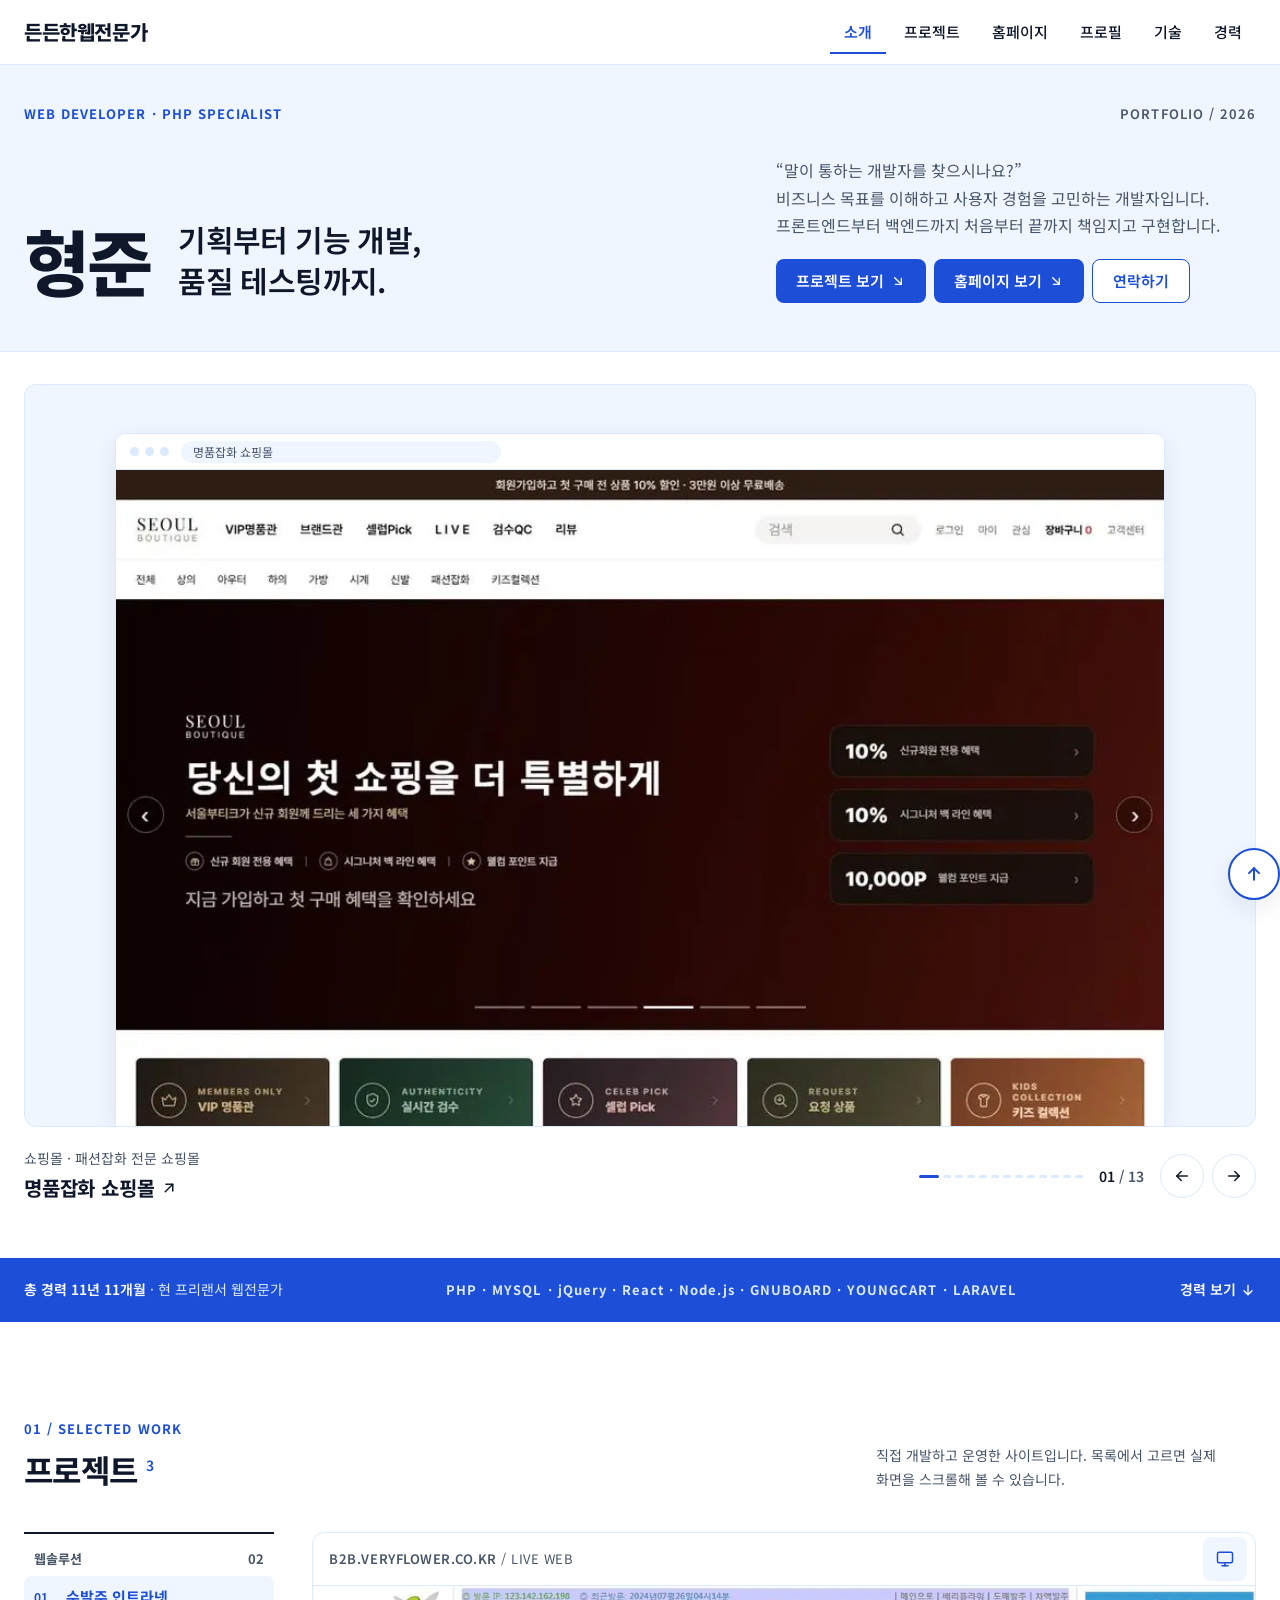
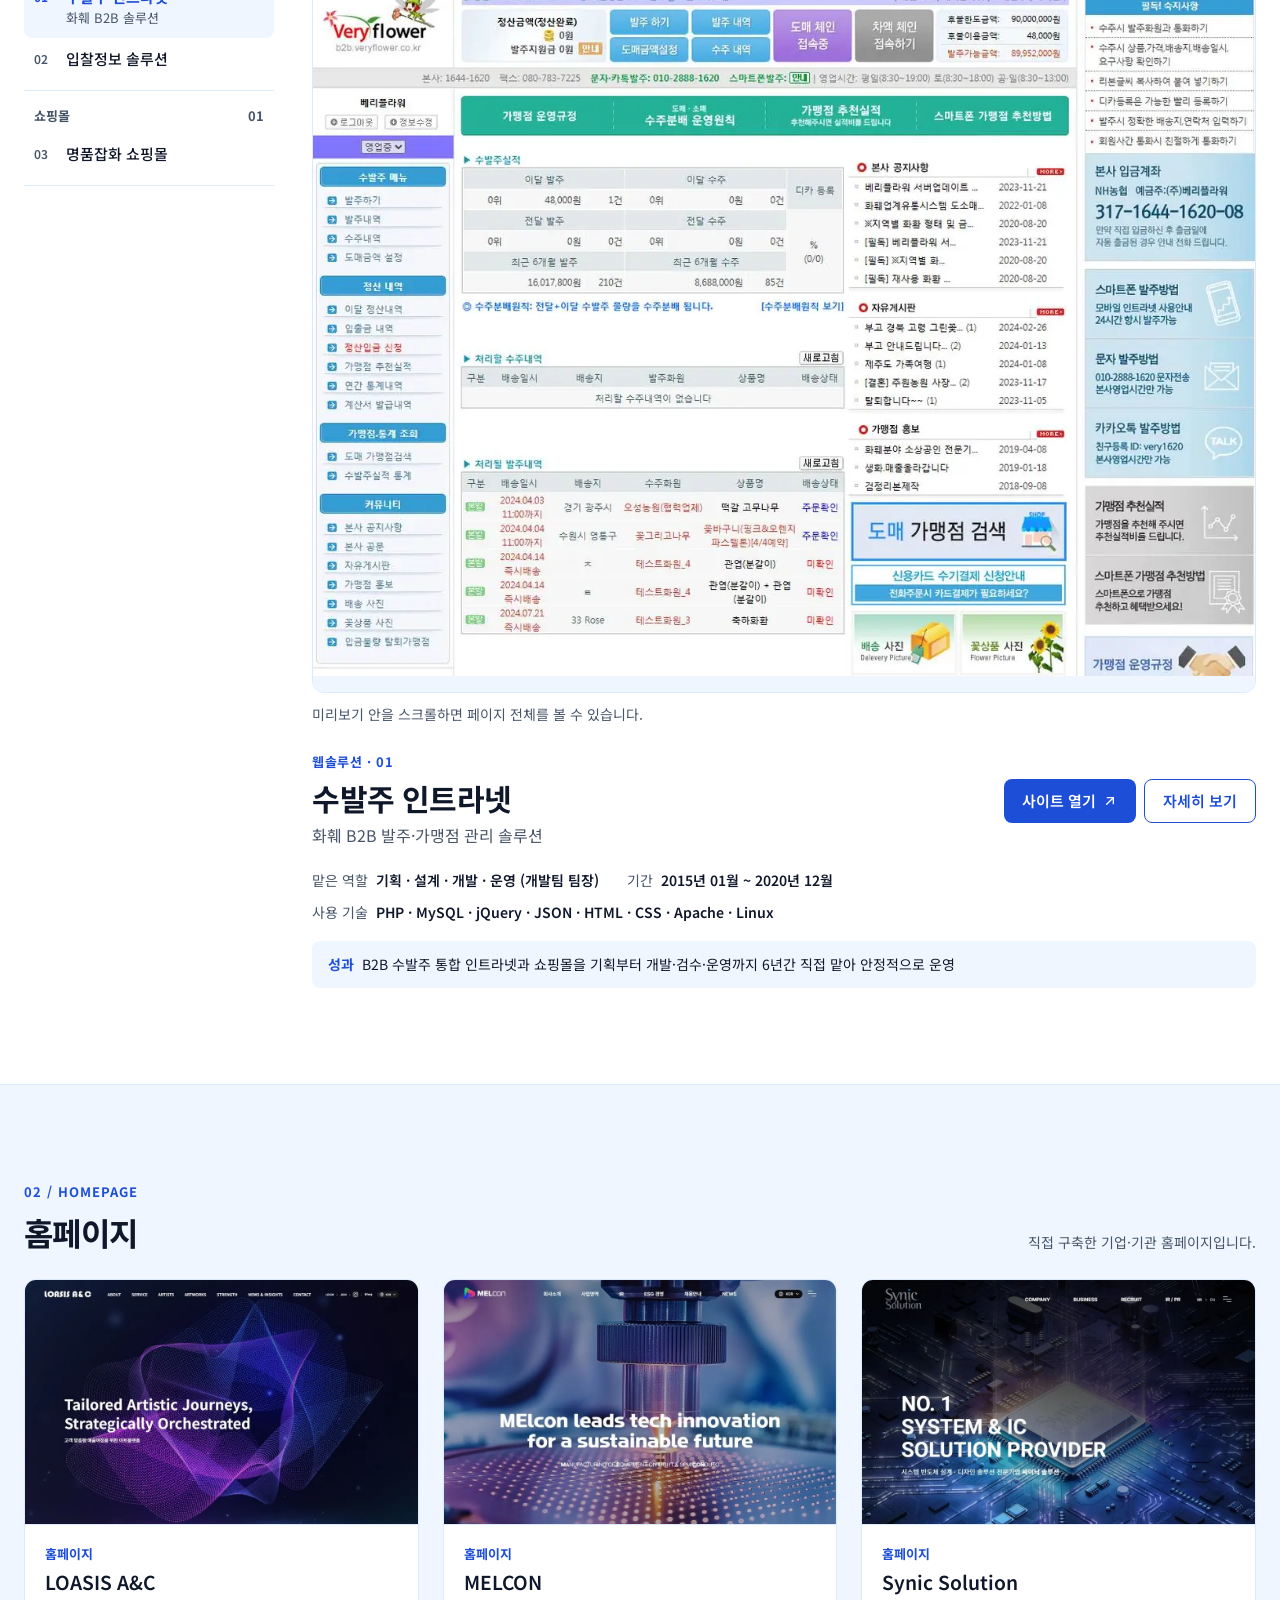
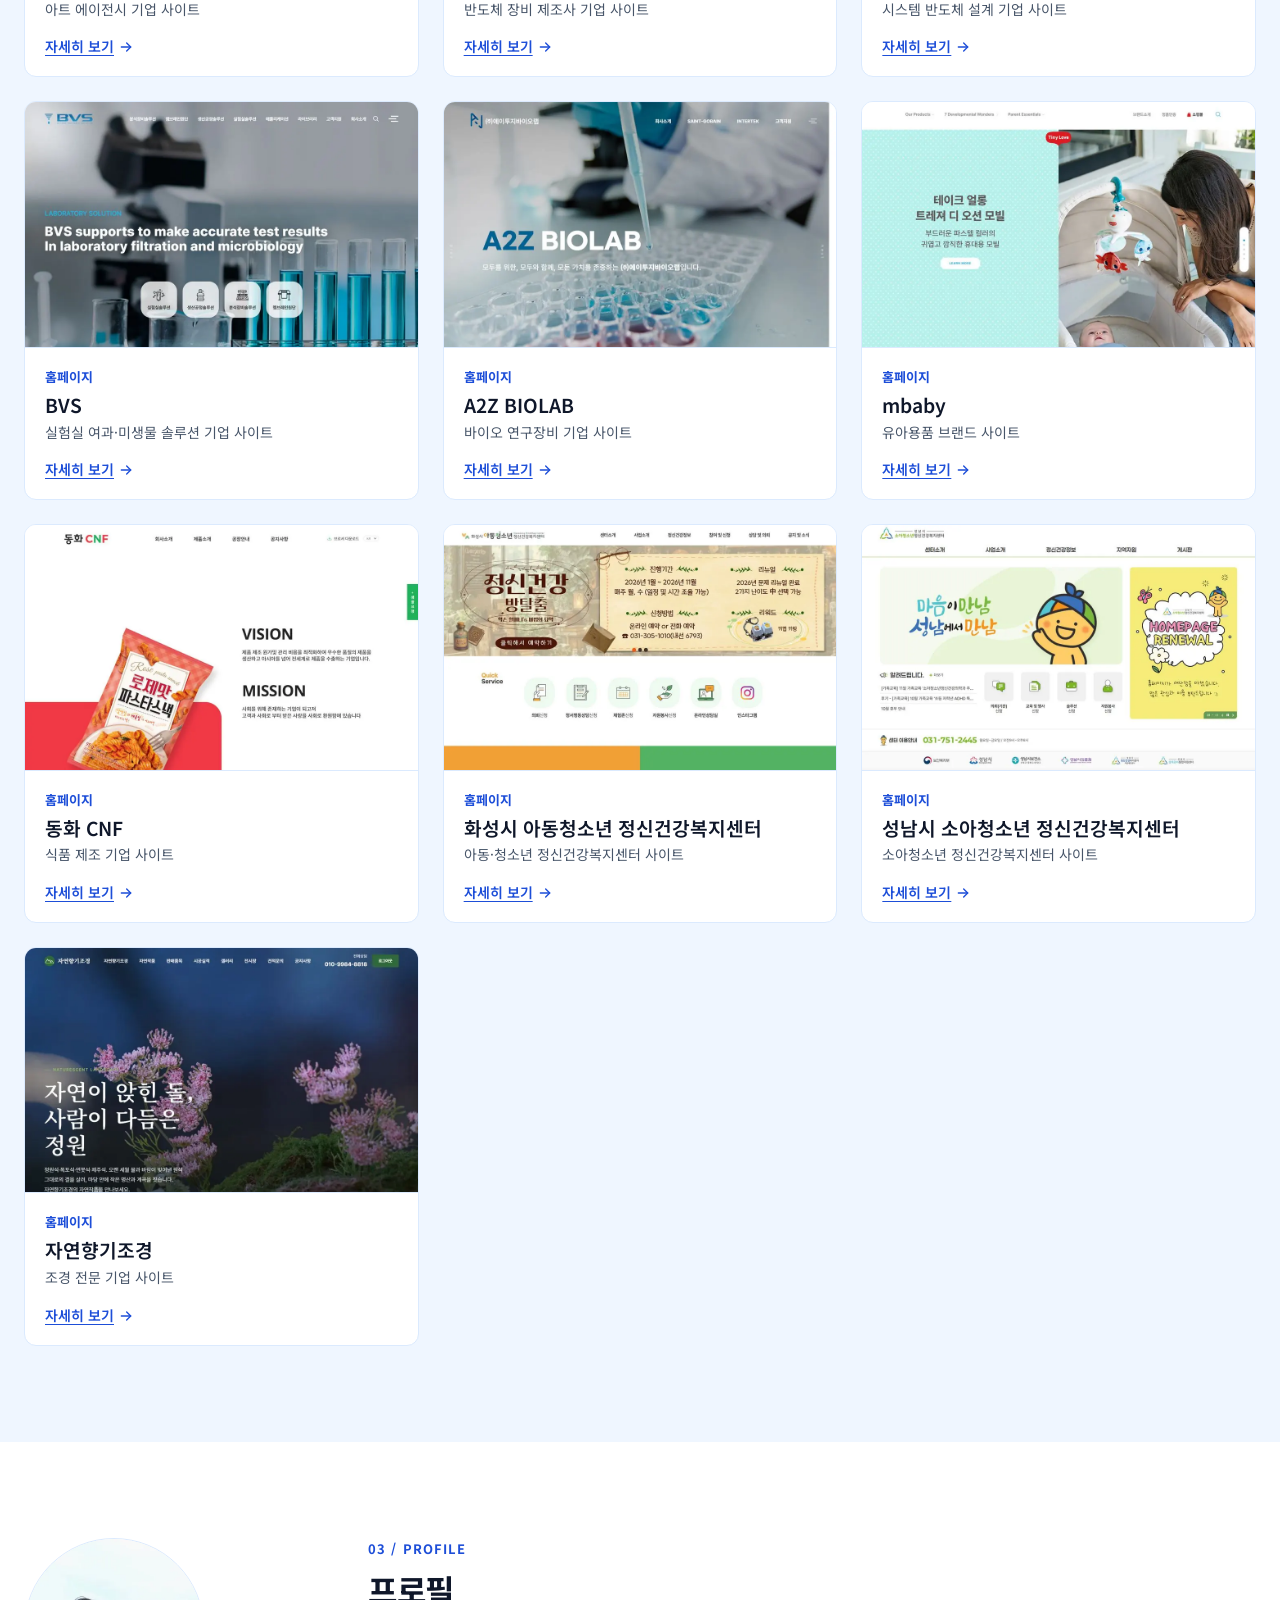
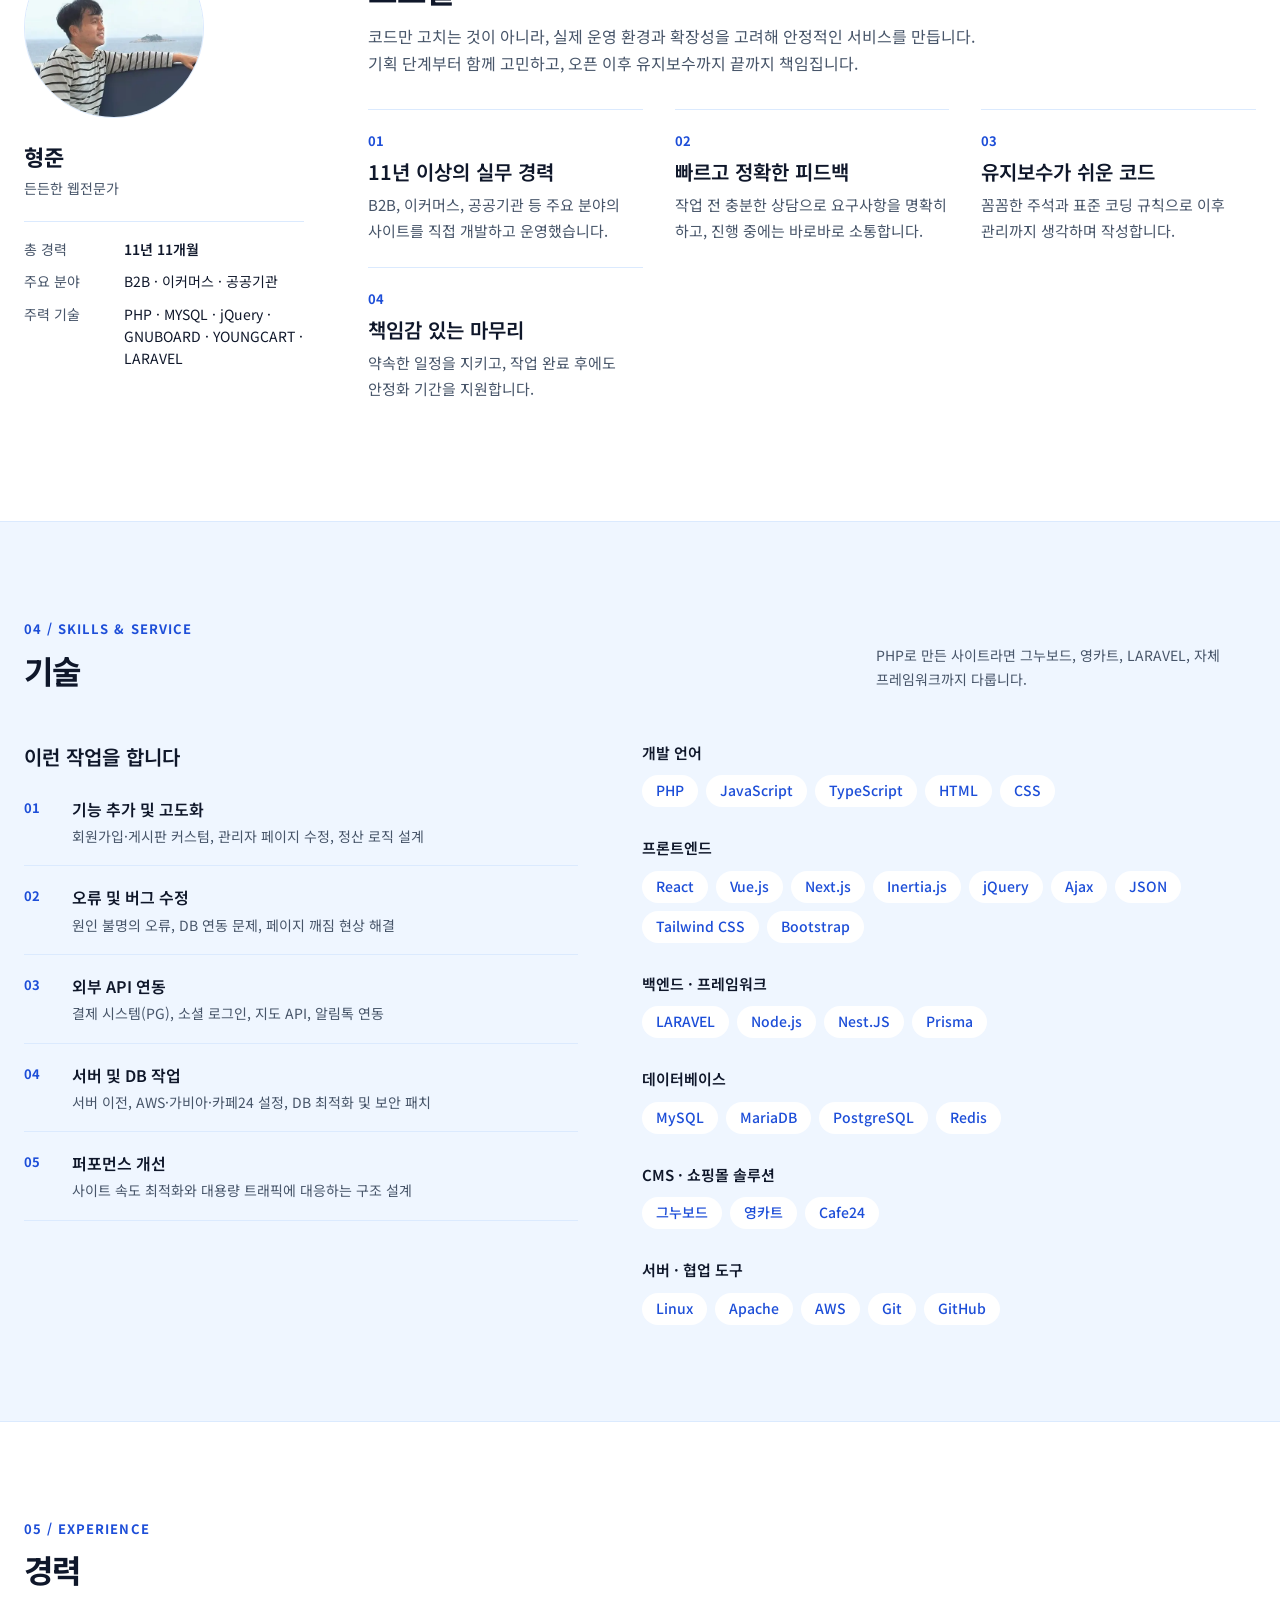
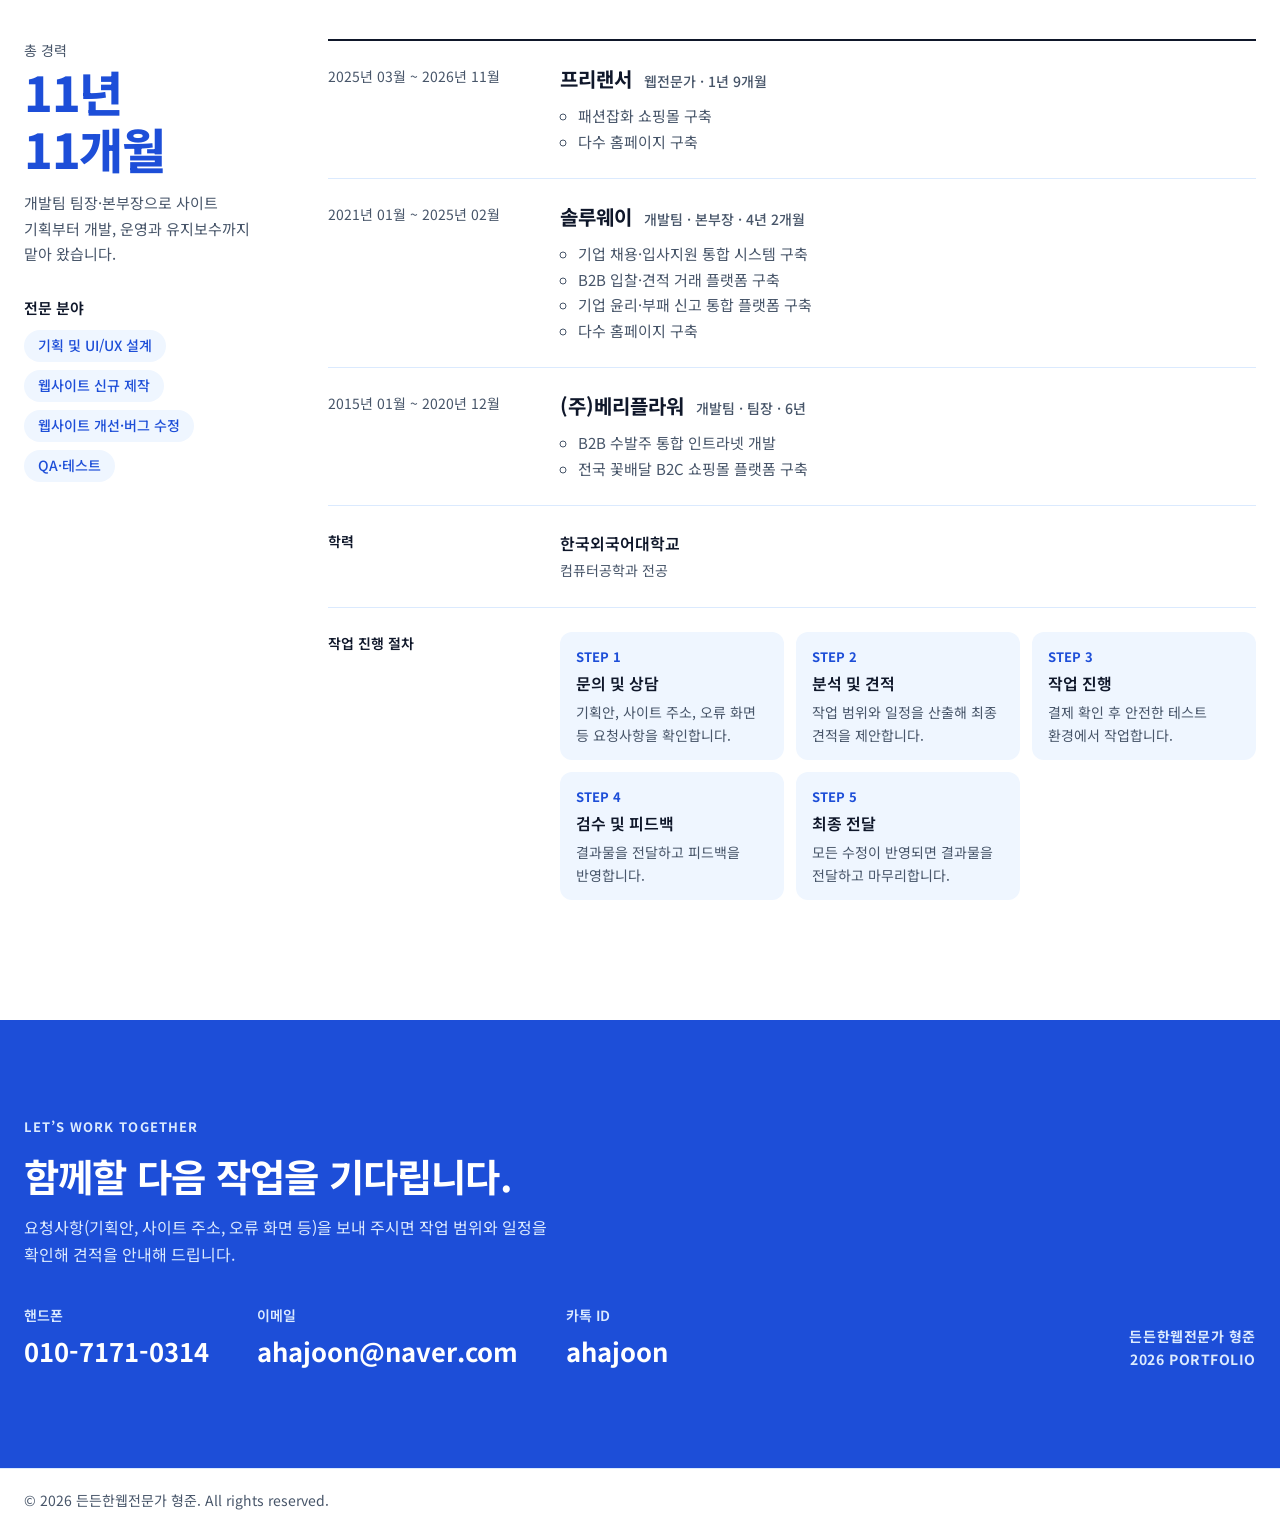
<file: index.html>
<!doctype html>
<html lang="ko">
<head>
<meta charset="utf-8">
<meta name="viewport" content="width=device-width, initial-scale=1">
<title>든든한 웹전문가 · 형준 프로필&프로젝트</title>
<link rel="icon" href="favicon.svg" type="image/svg+xml">
<link rel="icon" href="favicon-32.png" sizes="32x32" type="image/png">
<link rel="apple-touch-icon" href="apple-touch-icon.png">
<meta name="theme-color" content="#1D4ED8">
<meta name="description" content="든든한웹전문가 형준 — 기획부터 기능 개발, 품질 테스팅까지. PHP·그누보드·영카트·LARAVEL 웹 개발 포트폴리오.">
<link rel="preconnect" href="https://fonts.googleapis.com">
<link rel="preconnect" href="https://fonts.gstatic.com" crossorigin>
<link rel="stylesheet" href="https://fonts.googleapis.com/css2?family=Noto+Sans+KR:wght@400;500;600;700;800&amp;display=swap">
<link rel="stylesheet" href="css/style.css">
</head>
<body>
<div class="pf" id="top" style="background:#FFFFFF;color:#0F172A;font-size:16px;line-height:1.7">

<!-- ============ 탑 메뉴 ============ -->
<header class="pf-header" data-header style="position:sticky;top:0;z-index:30;background:#FFFFFF;border-bottom:1px solid #DBEAFE">
  <div style="max-width:1280px;margin:0 auto;padding:0 clamp(16px,3vw,24px);height:clamp(60px,5vw,72px);display:flex;align-items:center;justify-content:space-between;gap:16px">
    <a href="#top" class="pf-logo"  aria-label="든든한웹전문가, 맨 위로" style="display:inline-flex;align-items:center;min-height:44px;text-decoration:none;color:#0F172A">
      <span style="font-weight:800;font-size:20px;letter-spacing:-0.02em">든든한웹전문가</span>
    </a>
    <span class="show-desk">
      <nav aria-label="주 메뉴">
        <ul style="display:flex;align-items:center;gap:4px;list-style:none;margin:0;padding:0">
          
            <li data-k="about" class="is-on">
              <span class="sw-on">
                <a href="#about" class="pf-nav__link" aria-current="location"  style="display:inline-flex;align-items:center;min-height:44px;padding:0 14px;font-size:15px;font-weight:600;color:#1D4ED8;text-decoration:none;box-shadow:inset 0 -2px 0 #1D4ED8">소개</a>
              </span>
              <span class="sw-off">
                <a href="#about" class="pf-nav__link"  style="display:inline-flex;align-items:center;min-height:44px;padding:0 14px;font-size:15px;font-weight:500;color:#0F172A;text-decoration:none">소개</a>
              </span>
            </li>
          
            <li data-k="projects">
              <span class="sw-on">
                <a href="#projects" class="pf-nav__link" aria-current="location"  style="display:inline-flex;align-items:center;min-height:44px;padding:0 14px;font-size:15px;font-weight:600;color:#1D4ED8;text-decoration:none;box-shadow:inset 0 -2px 0 #1D4ED8">프로젝트</a>
              </span>
              <span class="sw-off">
                <a href="#projects" class="pf-nav__link"  style="display:inline-flex;align-items:center;min-height:44px;padding:0 14px;font-size:15px;font-weight:500;color:#0F172A;text-decoration:none">프로젝트</a>
              </span>
            </li>
          
            <li data-k="all-projects">
              <span class="sw-on">
                <a href="#all-projects" class="pf-nav__link" aria-current="location"  style="display:inline-flex;align-items:center;min-height:44px;padding:0 14px;font-size:15px;font-weight:600;color:#1D4ED8;text-decoration:none;box-shadow:inset 0 -2px 0 #1D4ED8">홈페이지</a>
              </span>
              <span class="sw-off">
                <a href="#all-projects" class="pf-nav__link"  style="display:inline-flex;align-items:center;min-height:44px;padding:0 14px;font-size:15px;font-weight:500;color:#0F172A;text-decoration:none">홈페이지</a>
              </span>
            </li>
          
            <li data-k="work">
              <span class="sw-on">
                <a href="#work" class="pf-nav__link" aria-current="location"  style="display:inline-flex;align-items:center;min-height:44px;padding:0 14px;font-size:15px;font-weight:600;color:#1D4ED8;text-decoration:none;box-shadow:inset 0 -2px 0 #1D4ED8">프로필</a>
              </span>
              <span class="sw-off">
                <a href="#work" class="pf-nav__link"  style="display:inline-flex;align-items:center;min-height:44px;padding:0 14px;font-size:15px;font-weight:500;color:#0F172A;text-decoration:none">프로필</a>
              </span>
            </li>
          
            <li data-k="skills">
              <span class="sw-on">
                <a href="#skills" class="pf-nav__link" aria-current="location"  style="display:inline-flex;align-items:center;min-height:44px;padding:0 14px;font-size:15px;font-weight:600;color:#1D4ED8;text-decoration:none;box-shadow:inset 0 -2px 0 #1D4ED8">기술</a>
              </span>
              <span class="sw-off">
                <a href="#skills" class="pf-nav__link"  style="display:inline-flex;align-items:center;min-height:44px;padding:0 14px;font-size:15px;font-weight:500;color:#0F172A;text-decoration:none">기술</a>
              </span>
            </li>
          
            <li data-k="career">
              <span class="sw-on">
                <a href="#career" class="pf-nav__link" aria-current="location"  style="display:inline-flex;align-items:center;min-height:44px;padding:0 14px;font-size:15px;font-weight:600;color:#1D4ED8;text-decoration:none;box-shadow:inset 0 -2px 0 #1D4ED8">경력</a>
              </span>
              <span class="sw-off">
                <a href="#career" class="pf-nav__link"  style="display:inline-flex;align-items:center;min-height:44px;padding:0 14px;font-size:15px;font-weight:500;color:#0F172A;text-decoration:none">경력</a>
              </span>
            </li>
          
        </ul>
      </nav>
    </span>
    <span class="show-mob">
      <button type="button" class="pf-icon-btn" aria-label="메뉴 열기" aria-expanded="false" data-action="menu" style="width:44px;height:44px;display:inline-flex;align-items:center;justify-content:center;border:1px solid #DBEAFE;border-radius:8px;background:#FFFFFF;color:#0F172A">
        <span class="mi-closed">
          <svg width="22" height="22" viewBox="0 0 24 24" fill="none" stroke="currentColor" stroke-width="2" stroke-linecap="round" aria-hidden="true"><path d="M4 7h16"></path><path d="M4 12h16"></path><path d="M4 17h16"></path></svg>
        </span>
        <span class="mi-open">
          <svg width="22" height="22" viewBox="0 0 24 24" fill="none" stroke="currentColor" stroke-width="2" stroke-linecap="round" aria-hidden="true"><path d="M6 6l12 12"></path><path d="M18 6L6 18"></path></svg>
        </span>
      </button>
    </span>
  </div>
  <div class="mob-menu">
    <nav id="pf-mobile-menu" aria-label="모바일 메뉴" style="border-top:1px solid #DBEAFE;background:#FFFFFF;padding:8px 16px 20px;box-shadow:0 8px 24px rgba(15,23,42,.08)">
      <ul style="list-style:none;margin:0;padding:0;display:flex;flex-direction:column">
        
          <li data-k="about" class="is-on">
            <span class="sw-on">
              <a href="#about" aria-current="location" data-close-menu style="display:flex;align-items:center;justify-content:space-between;min-height:52px;padding:0 4px;border-bottom:2px solid #1D4ED8;font-size:17px;font-weight:600;color:#1D4ED8;text-decoration:none">소개 <span style="width:6px;height:6px;border-radius:999px;background:#1D4ED8"></span></a>
            </span>
            <span class="sw-off">
              <a href="#about" data-close-menu style="display:flex;align-items:center;min-height:52px;padding:0 4px;border-bottom:1px solid #DBEAFE;font-size:17px;font-weight:500;color:#0F172A;text-decoration:none">소개</a>
            </span>
          </li>
        
          <li data-k="projects">
            <span class="sw-on">
              <a href="#projects" aria-current="location" data-close-menu style="display:flex;align-items:center;justify-content:space-between;min-height:52px;padding:0 4px;border-bottom:2px solid #1D4ED8;font-size:17px;font-weight:600;color:#1D4ED8;text-decoration:none">프로젝트 <span style="width:6px;height:6px;border-radius:999px;background:#1D4ED8"></span></a>
            </span>
            <span class="sw-off">
              <a href="#projects" data-close-menu style="display:flex;align-items:center;min-height:52px;padding:0 4px;border-bottom:1px solid #DBEAFE;font-size:17px;font-weight:500;color:#0F172A;text-decoration:none">프로젝트</a>
            </span>
          </li>
        
          <li data-k="all-projects">
            <span class="sw-on">
              <a href="#all-projects" aria-current="location" data-close-menu style="display:flex;align-items:center;justify-content:space-between;min-height:52px;padding:0 4px;border-bottom:2px solid #1D4ED8;font-size:17px;font-weight:600;color:#1D4ED8;text-decoration:none">홈페이지 <span style="width:6px;height:6px;border-radius:999px;background:#1D4ED8"></span></a>
            </span>
            <span class="sw-off">
              <a href="#all-projects" data-close-menu style="display:flex;align-items:center;min-height:52px;padding:0 4px;border-bottom:1px solid #DBEAFE;font-size:17px;font-weight:500;color:#0F172A;text-decoration:none">홈페이지</a>
            </span>
          </li>
        
          <li data-k="work">
            <span class="sw-on">
              <a href="#work" aria-current="location" data-close-menu style="display:flex;align-items:center;justify-content:space-between;min-height:52px;padding:0 4px;border-bottom:2px solid #1D4ED8;font-size:17px;font-weight:600;color:#1D4ED8;text-decoration:none">프로필 <span style="width:6px;height:6px;border-radius:999px;background:#1D4ED8"></span></a>
            </span>
            <span class="sw-off">
              <a href="#work" data-close-menu style="display:flex;align-items:center;min-height:52px;padding:0 4px;border-bottom:1px solid #DBEAFE;font-size:17px;font-weight:500;color:#0F172A;text-decoration:none">프로필</a>
            </span>
          </li>
        
          <li data-k="skills">
            <span class="sw-on">
              <a href="#skills" aria-current="location" data-close-menu style="display:flex;align-items:center;justify-content:space-between;min-height:52px;padding:0 4px;border-bottom:2px solid #1D4ED8;font-size:17px;font-weight:600;color:#1D4ED8;text-decoration:none">기술 <span style="width:6px;height:6px;border-radius:999px;background:#1D4ED8"></span></a>
            </span>
            <span class="sw-off">
              <a href="#skills" data-close-menu style="display:flex;align-items:center;min-height:52px;padding:0 4px;border-bottom:1px solid #DBEAFE;font-size:17px;font-weight:500;color:#0F172A;text-decoration:none">기술</a>
            </span>
          </li>
        
          <li data-k="career">
            <span class="sw-on">
              <a href="#career" aria-current="location" data-close-menu style="display:flex;align-items:center;justify-content:space-between;min-height:52px;padding:0 4px;border-bottom:2px solid #1D4ED8;font-size:17px;font-weight:600;color:#1D4ED8;text-decoration:none">경력 <span style="width:6px;height:6px;border-radius:999px;background:#1D4ED8"></span></a>
            </span>
            <span class="sw-off">
              <a href="#career" data-close-menu style="display:flex;align-items:center;min-height:52px;padding:0 4px;border-bottom:1px solid #DBEAFE;font-size:17px;font-weight:500;color:#0F172A;text-decoration:none">경력</a>
            </span>
          </li>
        
      </ul>
    </nav>
  </div>
</header>

<main>
<!-- ============ 01 소개 ============ -->
<section id="about" aria-labelledby="about-title" style="scroll-margin-top:72px">
  <div style="background:#EFF6FF;border-bottom:1px solid #DBEAFE">
    <div style="max-width:1280px;margin:0 auto;padding:clamp(28px,3vw,40px) clamp(16px,3vw,24px) clamp(32px,4vw,48px)">
      <div style="display:flex;justify-content:space-between;flex-wrap:wrap;gap:8px;font-size:13px;font-weight:700;letter-spacing:.08em;color:#1D4ED8">
        <span>WEB DEVELOPER · PHP SPECIALIST</span>
        <span style="color:#475569;font-weight:600">PORTFOLIO / 2026</span>
      </div>
      <div style="display:flex;flex-wrap:wrap;align-items:flex-end;justify-content:space-between;gap:24px 48px;margin-top:clamp(20px,3vw,32px)">
        <h1 id="about-title" style="margin:0;display:flex;flex-wrap:wrap;align-items:center;gap:8px 28px;line-height:1.2">
          <span style="font-size:clamp(44px,6vw,72px);font-weight:800;letter-spacing:-0.04em">형준</span>
          <span style="font-size:clamp(22px,2.4vw,30px);font-weight:600;letter-spacing:-0.02em;line-height:1.35">기획부터 기능 개발,<br>품질 테스팅까지.</span>
        </h1>
        <div style="flex:0 1 480px;min-width:0">
          <p style="margin:0;font-size:16px;color:#475569;line-height:1.7">“말이 통하는 개발자를 찾으시나요?”<br>비즈니스 목표를 이해하고 사용자 경험을 고민하는 개발자입니다. 프론트엔드부터 백엔드까지 처음부터 끝까지 책임지고 구현합니다.</p>
          <div style="display:flex;flex-wrap:wrap;gap:8px;margin-top:20px">
            <a href="#projects" class="pf-btn--primary" style="display:inline-flex;align-items:center;gap:6px;min-height:44px;padding:0 20px;border-radius:8px;background:#1D4ED8;color:#FFFFFF;font-size:15px;font-weight:600;text-decoration:none">프로젝트 보기
              <svg width="16" height="16" viewBox="0 0 24 24" fill="none" stroke="currentColor" stroke-width="2" stroke-linecap="round" stroke-linejoin="round" aria-hidden="true"><path d="M7 7l10 10"></path><path d="M17 8v9H8"></path></svg></a>
            <a href="#all-projects" class="pf-btn--primary" style="display:inline-flex;align-items:center;gap:6px;min-height:44px;padding:0 20px;border-radius:8px;background:#1D4ED8;color:#FFFFFF;font-size:15px;font-weight:600;text-decoration:none">홈페이지 보기
              <svg width="16" height="16" viewBox="0 0 24 24" fill="none" stroke="currentColor" stroke-width="2" stroke-linecap="round" stroke-linejoin="round" aria-hidden="true"><path d="M7 7l10 10"></path><path d="M17 8v9H8"></path></svg></a>
            <a href="#contact" class="pf-btn--secondary" style="display:inline-flex;align-items:center;white-space:nowrap;min-height:44px;padding:0 20px;border-radius:8px;background:#FFFFFF;border:1px solid #1D4ED8;color:#1D4ED8;font-size:15px;font-weight:600;text-decoration:none">연락하기</a>
          </div>
        </div>
      </div>
    </div>
  </div>

  <!-- 대표 작업 슬라이드 -->
  <div style="max-width:1280px;margin:0 auto;padding:clamp(20px,3vw,32px) clamp(16px,3vw,24px) 0">
<div class="slide is-cur" data-slide="0">    <span class="show-desk">
    <div style="background:#EFF6FF;border:1px solid #DBEAFE;border-radius:12px;padding:clamp(16px,4vw,48px) clamp(12px,7vw,104px) 0;overflow:hidden">
      <div style="background:#FFFFFF;border-radius:10px 10px 0 0;box-shadow:0 8px 24px rgba(15,23,42,.08);overflow:hidden;border:1px solid #DBEAFE;border-bottom:0">
        <div style="display:flex;align-items:center;gap:12px;height:36px;padding:0 14px;border-bottom:1px solid #DBEAFE;background:#FFFFFF">
          <span aria-hidden="true" style="display:flex;gap:6px"><span style="width:9px;height:9px;border-radius:999px;background:#DBEAFE"></span><span style="width:9px;height:9px;border-radius:999px;background:#DBEAFE"></span><span style="width:9px;height:9px;border-radius:999px;background:#DBEAFE"></span></span>
          <span style="flex:1;max-width:320px;height:22px;border-radius:999px;background:#EFF6FF;font-size:12px;line-height:22px;padding:0 12px;color:#475569;overflow:hidden;white-space:nowrap">명품잡화 쇼핑몰</span>
        </div>
        <img src="images/boutique-thumb.webp" alt="명품잡화 쇼핑몰 메인 화면" style="display:block;width:100%;aspect-ratio:16/10;object-fit:cover;object-position:top">
      </div>
    </div>
    </span>
    <span class="show-mob">
      <div style="margin:0 calc(-1 * clamp(16px,3vw,24px));background:#EFF6FF;border-top:1px solid #DBEAFE;border-bottom:1px solid #DBEAFE">
        <img src="images/boutique-thumb.webp" alt="명품잡화 쇼핑몰 메인 화면" style="display:block;width:100%;aspect-ratio:16/9;object-fit:cover;object-position:top">
      </div>
    </span>
    <div style="display:flex;flex-wrap:wrap;align-items:center;justify-content:space-between;gap:16px;padding:20px 0 4px">
      <div style="flex:1 1 280px;min-width:0">
        <p style="margin:0;font-size:14px;color:#475569;white-space:nowrap;overflow:hidden;text-overflow:ellipsis">쇼핑몰 · 패션잡화 전문 쇼핑몰</p>
        <a href="projects/boutique.html" class="pf-link" title="명품잡화 쇼핑몰" style="display:inline-flex;align-items:center;gap:6px;max-width:100%;min-height:36px;font-size:20px;font-weight:700;color:#0F172A;text-decoration:none;letter-spacing:-0.01em"><span style="min-width:0;white-space:nowrap;overflow:hidden;text-overflow:ellipsis">명품잡화 쇼핑몰</span>
          <svg width="18" height="18" viewBox="0 0 24 24" fill="none" stroke="currentColor" stroke-width="2" stroke-linecap="round" stroke-linejoin="round" aria-hidden="true"><path d="M7 17L17 7"></path><path d="M8 7h9v9"></path></svg></a>
      </div>
      <div style="display:flex;align-items:center;gap:16px">
        <div aria-hidden="true" style="display:flex;gap:4px">
            <span style="display:block;width:20px;height:3px;border-radius:999px;background:#1D4ED8"></span>
            <span style="display:block;width:8px;height:3px;border-radius:999px;background:#DBEAFE"></span>
            <span style="display:block;width:8px;height:3px;border-radius:999px;background:#DBEAFE"></span>
            <span style="display:block;width:8px;height:3px;border-radius:999px;background:#DBEAFE"></span>
            <span style="display:block;width:8px;height:3px;border-radius:999px;background:#DBEAFE"></span>
            <span style="display:block;width:8px;height:3px;border-radius:999px;background:#DBEAFE"></span>
            <span style="display:block;width:8px;height:3px;border-radius:999px;background:#DBEAFE"></span>
            <span style="display:block;width:8px;height:3px;border-radius:999px;background:#DBEAFE"></span>
            <span style="display:block;width:8px;height:3px;border-radius:999px;background:#DBEAFE"></span>
            <span style="display:block;width:8px;height:3px;border-radius:999px;background:#DBEAFE"></span>
            <span style="display:block;width:8px;height:3px;border-radius:999px;background:#DBEAFE"></span>
            <span style="display:block;width:8px;height:3px;border-radius:999px;background:#DBEAFE"></span>
            <span style="display:block;width:8px;height:3px;border-radius:999px;background:#DBEAFE"></span>
        </div>
        <span style="font-size:14px;font-weight:600;color:#0F172A;font-variant-numeric:tabular-nums" aria-live="polite">01 <span style="color:#475569">/ 13</span></span>
        <div style="display:flex;gap:8px">
          <button type="button" class="pf-icon-btn" aria-label="이전 작업" data-action="prev" style="width:44px;height:44px;border-radius:999px;border:1px solid #DBEAFE;background:#FFFFFF;color:#0F172A;display:inline-flex;align-items:center;justify-content:center">
            <svg width="18" height="18" viewBox="0 0 24 24" fill="none" stroke="currentColor" stroke-width="2" stroke-linecap="round" stroke-linejoin="round" aria-hidden="true"><path d="M19 12H5"></path><path d="M11 6l-6 6 6 6"></path></svg></button>
          <button type="button" class="pf-icon-btn" aria-label="다음 작업" data-action="next" style="width:44px;height:44px;border-radius:999px;border:1px solid #DBEAFE;background:#FFFFFF;color:#0F172A;display:inline-flex;align-items:center;justify-content:center">
            <svg width="18" height="18" viewBox="0 0 24 24" fill="none" stroke="currentColor" stroke-width="2" stroke-linecap="round" stroke-linejoin="round" aria-hidden="true"><path d="M5 12h14"></path><path d="M13 6l6 6-6 6"></path></svg></button>
        </div>
      </div>
    </div>
</div>
<div class="slide" data-slide="1">    <span class="show-desk">
    <div style="background:#EFF6FF;border:1px solid #DBEAFE;border-radius:12px;padding:clamp(16px,4vw,48px) clamp(12px,7vw,104px) 0;overflow:hidden">
      <div style="background:#FFFFFF;border-radius:10px 10px 0 0;box-shadow:0 8px 24px rgba(15,23,42,.08);overflow:hidden;border:1px solid #DBEAFE;border-bottom:0">
        <div style="display:flex;align-items:center;gap:12px;height:36px;padding:0 14px;border-bottom:1px solid #DBEAFE;background:#FFFFFF">
          <span aria-hidden="true" style="display:flex;gap:6px"><span style="width:9px;height:9px;border-radius:999px;background:#DBEAFE"></span><span style="width:9px;height:9px;border-radius:999px;background:#DBEAFE"></span><span style="width:9px;height:9px;border-radius:999px;background:#DBEAFE"></span></span>
          <span style="flex:1;max-width:320px;height:22px;border-radius:999px;background:#EFF6FF;font-size:12px;line-height:22px;padding:0 12px;color:#475569;overflow:hidden;white-space:nowrap">b2b.veryflower.co.kr</span>
        </div>
        <img loading="lazy" src="images/veryflower-thumb.webp" alt="수발주 인트라넷 메인 화면" style="display:block;width:100%;aspect-ratio:16/10;object-fit:cover;object-position:top">
      </div>
    </div>
    </span>
    <span class="show-mob">
      <div style="margin:0 calc(-1 * clamp(16px,3vw,24px));background:#EFF6FF;border-top:1px solid #DBEAFE;border-bottom:1px solid #DBEAFE">
        <img loading="lazy" src="images/veryflower-thumb.webp" alt="수발주 인트라넷 메인 화면" style="display:block;width:100%;aspect-ratio:16/9;object-fit:cover;object-position:top">
      </div>
    </span>
    <div style="display:flex;flex-wrap:wrap;align-items:center;justify-content:space-between;gap:16px;padding:20px 0 4px">
      <div style="flex:1 1 280px;min-width:0">
        <p style="margin:0;font-size:14px;color:#475569;white-space:nowrap;overflow:hidden;text-overflow:ellipsis">웹솔루션 · 화훼 B2B 발주·가맹점 관리 솔루션</p>
        <a href="projects/veryflower.html" class="pf-link" title="수발주 인트라넷" style="display:inline-flex;align-items:center;gap:6px;max-width:100%;min-height:36px;font-size:20px;font-weight:700;color:#0F172A;text-decoration:none;letter-spacing:-0.01em"><span style="min-width:0;white-space:nowrap;overflow:hidden;text-overflow:ellipsis">수발주 인트라넷</span>
          <svg width="18" height="18" viewBox="0 0 24 24" fill="none" stroke="currentColor" stroke-width="2" stroke-linecap="round" stroke-linejoin="round" aria-hidden="true"><path d="M7 17L17 7"></path><path d="M8 7h9v9"></path></svg></a>
      </div>
      <div style="display:flex;align-items:center;gap:16px">
        <div aria-hidden="true" style="display:flex;gap:4px">
            <span style="display:block;width:8px;height:3px;border-radius:999px;background:#DBEAFE"></span>
            <span style="display:block;width:20px;height:3px;border-radius:999px;background:#1D4ED8"></span>
            <span style="display:block;width:8px;height:3px;border-radius:999px;background:#DBEAFE"></span>
            <span style="display:block;width:8px;height:3px;border-radius:999px;background:#DBEAFE"></span>
            <span style="display:block;width:8px;height:3px;border-radius:999px;background:#DBEAFE"></span>
            <span style="display:block;width:8px;height:3px;border-radius:999px;background:#DBEAFE"></span>
            <span style="display:block;width:8px;height:3px;border-radius:999px;background:#DBEAFE"></span>
            <span style="display:block;width:8px;height:3px;border-radius:999px;background:#DBEAFE"></span>
            <span style="display:block;width:8px;height:3px;border-radius:999px;background:#DBEAFE"></span>
            <span style="display:block;width:8px;height:3px;border-radius:999px;background:#DBEAFE"></span>
            <span style="display:block;width:8px;height:3px;border-radius:999px;background:#DBEAFE"></span>
            <span style="display:block;width:8px;height:3px;border-radius:999px;background:#DBEAFE"></span>
            <span style="display:block;width:8px;height:3px;border-radius:999px;background:#DBEAFE"></span>
        </div>
        <span style="font-size:14px;font-weight:600;color:#0F172A;font-variant-numeric:tabular-nums" aria-live="polite">02 <span style="color:#475569">/ 13</span></span>
        <div style="display:flex;gap:8px">
          <button type="button" class="pf-icon-btn" aria-label="이전 작업" data-action="prev" style="width:44px;height:44px;border-radius:999px;border:1px solid #DBEAFE;background:#FFFFFF;color:#0F172A;display:inline-flex;align-items:center;justify-content:center">
            <svg width="18" height="18" viewBox="0 0 24 24" fill="none" stroke="currentColor" stroke-width="2" stroke-linecap="round" stroke-linejoin="round" aria-hidden="true"><path d="M19 12H5"></path><path d="M11 6l-6 6 6 6"></path></svg></button>
          <button type="button" class="pf-icon-btn" aria-label="다음 작업" data-action="next" style="width:44px;height:44px;border-radius:999px;border:1px solid #DBEAFE;background:#FFFFFF;color:#0F172A;display:inline-flex;align-items:center;justify-content:center">
            <svg width="18" height="18" viewBox="0 0 24 24" fill="none" stroke="currentColor" stroke-width="2" stroke-linecap="round" stroke-linejoin="round" aria-hidden="true"><path d="M5 12h14"></path><path d="M13 6l6 6-6 6"></path></svg></button>
        </div>
      </div>
    </div>
</div>
<div class="slide" data-slide="2">    <span class="show-desk">
    <div style="background:#EFF6FF;border:1px solid #DBEAFE;border-radius:12px;padding:clamp(16px,4vw,48px) clamp(12px,7vw,104px) 0;overflow:hidden">
      <div style="background:#FFFFFF;border-radius:10px 10px 0 0;box-shadow:0 8px 24px rgba(15,23,42,.08);overflow:hidden;border:1px solid #DBEAFE;border-bottom:0">
        <div style="display:flex;align-items:center;gap:12px;height:36px;padding:0 14px;border-bottom:1px solid #DBEAFE;background:#FFFFFF">
          <span aria-hidden="true" style="display:flex;gap:6px"><span style="width:9px;height:9px;border-radius:999px;background:#DBEAFE"></span><span style="width:9px;height:9px;border-radius:999px;background:#DBEAFE"></span><span style="width:9px;height:9px;border-radius:999px;background:#DBEAFE"></span></span>
          <span style="flex:1;max-width:320px;height:22px;border-radius:999px;background:#EFF6FF;font-size:12px;line-height:22px;padding:0 12px;color:#475569;overflow:hidden;white-space:nowrap">bidk.co.kr</span>
        </div>
        <img loading="lazy" src="images/bidk-thumb.webp" alt="입찰정보 솔루션 메인 화면" style="display:block;width:100%;aspect-ratio:16/10;object-fit:cover;object-position:top">
      </div>
    </div>
    </span>
    <span class="show-mob">
      <div style="margin:0 calc(-1 * clamp(16px,3vw,24px));background:#EFF6FF;border-top:1px solid #DBEAFE;border-bottom:1px solid #DBEAFE">
        <img loading="lazy" src="images/bidk-thumb.webp" alt="입찰정보 솔루션 메인 화면" style="display:block;width:100%;aspect-ratio:16/9;object-fit:cover;object-position:top">
      </div>
    </span>
    <div style="display:flex;flex-wrap:wrap;align-items:center;justify-content:space-between;gap:16px;padding:20px 0 4px">
      <div style="flex:1 1 280px;min-width:0">
        <p style="margin:0;font-size:14px;color:#475569;white-space:nowrap;overflow:hidden;text-overflow:ellipsis">웹솔루션 · 입찰 공고·개찰 결과·입찰 일정 조회 서비스</p>
        <a href="projects/bidk.html" class="pf-link" title="입찰정보 솔루션" style="display:inline-flex;align-items:center;gap:6px;max-width:100%;min-height:36px;font-size:20px;font-weight:700;color:#0F172A;text-decoration:none;letter-spacing:-0.01em"><span style="min-width:0;white-space:nowrap;overflow:hidden;text-overflow:ellipsis">입찰정보 솔루션</span>
          <svg width="18" height="18" viewBox="0 0 24 24" fill="none" stroke="currentColor" stroke-width="2" stroke-linecap="round" stroke-linejoin="round" aria-hidden="true"><path d="M7 17L17 7"></path><path d="M8 7h9v9"></path></svg></a>
      </div>
      <div style="display:flex;align-items:center;gap:16px">
        <div aria-hidden="true" style="display:flex;gap:4px">
            <span style="display:block;width:8px;height:3px;border-radius:999px;background:#DBEAFE"></span>
            <span style="display:block;width:8px;height:3px;border-radius:999px;background:#DBEAFE"></span>
            <span style="display:block;width:20px;height:3px;border-radius:999px;background:#1D4ED8"></span>
            <span style="display:block;width:8px;height:3px;border-radius:999px;background:#DBEAFE"></span>
            <span style="display:block;width:8px;height:3px;border-radius:999px;background:#DBEAFE"></span>
            <span style="display:block;width:8px;height:3px;border-radius:999px;background:#DBEAFE"></span>
            <span style="display:block;width:8px;height:3px;border-radius:999px;background:#DBEAFE"></span>
            <span style="display:block;width:8px;height:3px;border-radius:999px;background:#DBEAFE"></span>
            <span style="display:block;width:8px;height:3px;border-radius:999px;background:#DBEAFE"></span>
            <span style="display:block;width:8px;height:3px;border-radius:999px;background:#DBEAFE"></span>
            <span style="display:block;width:8px;height:3px;border-radius:999px;background:#DBEAFE"></span>
            <span style="display:block;width:8px;height:3px;border-radius:999px;background:#DBEAFE"></span>
            <span style="display:block;width:8px;height:3px;border-radius:999px;background:#DBEAFE"></span>
        </div>
        <span style="font-size:14px;font-weight:600;color:#0F172A;font-variant-numeric:tabular-nums" aria-live="polite">03 <span style="color:#475569">/ 13</span></span>
        <div style="display:flex;gap:8px">
          <button type="button" class="pf-icon-btn" aria-label="이전 작업" data-action="prev" style="width:44px;height:44px;border-radius:999px;border:1px solid #DBEAFE;background:#FFFFFF;color:#0F172A;display:inline-flex;align-items:center;justify-content:center">
            <svg width="18" height="18" viewBox="0 0 24 24" fill="none" stroke="currentColor" stroke-width="2" stroke-linecap="round" stroke-linejoin="round" aria-hidden="true"><path d="M19 12H5"></path><path d="M11 6l-6 6 6 6"></path></svg></button>
          <button type="button" class="pf-icon-btn" aria-label="다음 작업" data-action="next" style="width:44px;height:44px;border-radius:999px;border:1px solid #DBEAFE;background:#FFFFFF;color:#0F172A;display:inline-flex;align-items:center;justify-content:center">
            <svg width="18" height="18" viewBox="0 0 24 24" fill="none" stroke="currentColor" stroke-width="2" stroke-linecap="round" stroke-linejoin="round" aria-hidden="true"><path d="M5 12h14"></path><path d="M13 6l6 6-6 6"></path></svg></button>
        </div>
      </div>
    </div>
</div>
<div class="slide" data-slide="3">    <span class="show-desk">
    <div style="background:#EFF6FF;border:1px solid #DBEAFE;border-radius:12px;padding:clamp(16px,4vw,48px) clamp(12px,7vw,104px) 0;overflow:hidden">
      <div style="background:#FFFFFF;border-radius:10px 10px 0 0;box-shadow:0 8px 24px rgba(15,23,42,.08);overflow:hidden;border:1px solid #DBEAFE;border-bottom:0">
        <div style="display:flex;align-items:center;gap:12px;height:36px;padding:0 14px;border-bottom:1px solid #DBEAFE;background:#FFFFFF">
          <span aria-hidden="true" style="display:flex;gap:6px"><span style="width:9px;height:9px;border-radius:999px;background:#DBEAFE"></span><span style="width:9px;height:9px;border-radius:999px;background:#DBEAFE"></span><span style="width:9px;height:9px;border-radius:999px;background:#DBEAFE"></span></span>
          <span style="flex:1;max-width:320px;height:22px;border-radius:999px;background:#EFF6FF;font-size:12px;line-height:22px;padding:0 12px;color:#475569;overflow:hidden;white-space:nowrap">loasisanc.com</span>
        </div>
        <img loading="lazy" src="images/loasis-thumb.webp" alt="LOASIS A&amp;C 메인 화면" style="display:block;width:100%;aspect-ratio:16/10;object-fit:cover;object-position:top">
      </div>
    </div>
    </span>
    <span class="show-mob">
      <div style="margin:0 calc(-1 * clamp(16px,3vw,24px));background:#EFF6FF;border-top:1px solid #DBEAFE;border-bottom:1px solid #DBEAFE">
        <img loading="lazy" src="images/loasis-thumb.webp" alt="LOASIS A&amp;C 메인 화면" style="display:block;width:100%;aspect-ratio:16/9;object-fit:cover;object-position:top">
      </div>
    </span>
    <div style="display:flex;flex-wrap:wrap;align-items:center;justify-content:space-between;gap:16px;padding:20px 0 4px">
      <div style="flex:1 1 280px;min-width:0">
        <p style="margin:0;font-size:14px;color:#475569;white-space:nowrap;overflow:hidden;text-overflow:ellipsis">홈페이지 · 아트 에이전시 기업 사이트</p>
        <a href="projects/loasis.html" class="pf-link" title="LOASIS A&amp;C" style="display:inline-flex;align-items:center;gap:6px;max-width:100%;min-height:36px;font-size:20px;font-weight:700;color:#0F172A;text-decoration:none;letter-spacing:-0.01em"><span style="min-width:0;white-space:nowrap;overflow:hidden;text-overflow:ellipsis">LOASIS A&amp;C</span>
          <svg width="18" height="18" viewBox="0 0 24 24" fill="none" stroke="currentColor" stroke-width="2" stroke-linecap="round" stroke-linejoin="round" aria-hidden="true"><path d="M7 17L17 7"></path><path d="M8 7h9v9"></path></svg></a>
      </div>
      <div style="display:flex;align-items:center;gap:16px">
        <div aria-hidden="true" style="display:flex;gap:4px">
            <span style="display:block;width:8px;height:3px;border-radius:999px;background:#DBEAFE"></span>
            <span style="display:block;width:8px;height:3px;border-radius:999px;background:#DBEAFE"></span>
            <span style="display:block;width:8px;height:3px;border-radius:999px;background:#DBEAFE"></span>
            <span style="display:block;width:20px;height:3px;border-radius:999px;background:#1D4ED8"></span>
            <span style="display:block;width:8px;height:3px;border-radius:999px;background:#DBEAFE"></span>
            <span style="display:block;width:8px;height:3px;border-radius:999px;background:#DBEAFE"></span>
            <span style="display:block;width:8px;height:3px;border-radius:999px;background:#DBEAFE"></span>
            <span style="display:block;width:8px;height:3px;border-radius:999px;background:#DBEAFE"></span>
            <span style="display:block;width:8px;height:3px;border-radius:999px;background:#DBEAFE"></span>
            <span style="display:block;width:8px;height:3px;border-radius:999px;background:#DBEAFE"></span>
            <span style="display:block;width:8px;height:3px;border-radius:999px;background:#DBEAFE"></span>
            <span style="display:block;width:8px;height:3px;border-radius:999px;background:#DBEAFE"></span>
            <span style="display:block;width:8px;height:3px;border-radius:999px;background:#DBEAFE"></span>
        </div>
        <span style="font-size:14px;font-weight:600;color:#0F172A;font-variant-numeric:tabular-nums" aria-live="polite">04 <span style="color:#475569">/ 13</span></span>
        <div style="display:flex;gap:8px">
          <button type="button" class="pf-icon-btn" aria-label="이전 작업" data-action="prev" style="width:44px;height:44px;border-radius:999px;border:1px solid #DBEAFE;background:#FFFFFF;color:#0F172A;display:inline-flex;align-items:center;justify-content:center">
            <svg width="18" height="18" viewBox="0 0 24 24" fill="none" stroke="currentColor" stroke-width="2" stroke-linecap="round" stroke-linejoin="round" aria-hidden="true"><path d="M19 12H5"></path><path d="M11 6l-6 6 6 6"></path></svg></button>
          <button type="button" class="pf-icon-btn" aria-label="다음 작업" data-action="next" style="width:44px;height:44px;border-radius:999px;border:1px solid #DBEAFE;background:#FFFFFF;color:#0F172A;display:inline-flex;align-items:center;justify-content:center">
            <svg width="18" height="18" viewBox="0 0 24 24" fill="none" stroke="currentColor" stroke-width="2" stroke-linecap="round" stroke-linejoin="round" aria-hidden="true"><path d="M5 12h14"></path><path d="M13 6l6 6-6 6"></path></svg></button>
        </div>
      </div>
    </div>
</div>
<div class="slide" data-slide="4">    <span class="show-desk">
    <div style="background:#EFF6FF;border:1px solid #DBEAFE;border-radius:12px;padding:clamp(16px,4vw,48px) clamp(12px,7vw,104px) 0;overflow:hidden">
      <div style="background:#FFFFFF;border-radius:10px 10px 0 0;box-shadow:0 8px 24px rgba(15,23,42,.08);overflow:hidden;border:1px solid #DBEAFE;border-bottom:0">
        <div style="display:flex;align-items:center;gap:12px;height:36px;padding:0 14px;border-bottom:1px solid #DBEAFE;background:#FFFFFF">
          <span aria-hidden="true" style="display:flex;gap:6px"><span style="width:9px;height:9px;border-radius:999px;background:#DBEAFE"></span><span style="width:9px;height:9px;border-radius:999px;background:#DBEAFE"></span><span style="width:9px;height:9px;border-radius:999px;background:#DBEAFE"></span></span>
          <span style="flex:1;max-width:320px;height:22px;border-radius:999px;background:#EFF6FF;font-size:12px;line-height:22px;padding:0 12px;color:#475569;overflow:hidden;white-space:nowrap">melcon.co.kr</span>
        </div>
        <img loading="lazy" src="images/melcon-thumb.webp" alt="MELCON 메인 화면" style="display:block;width:100%;aspect-ratio:16/10;object-fit:cover;object-position:top">
      </div>
    </div>
    </span>
    <span class="show-mob">
      <div style="margin:0 calc(-1 * clamp(16px,3vw,24px));background:#EFF6FF;border-top:1px solid #DBEAFE;border-bottom:1px solid #DBEAFE">
        <img loading="lazy" src="images/melcon-thumb.webp" alt="MELCON 메인 화면" style="display:block;width:100%;aspect-ratio:16/9;object-fit:cover;object-position:top">
      </div>
    </span>
    <div style="display:flex;flex-wrap:wrap;align-items:center;justify-content:space-between;gap:16px;padding:20px 0 4px">
      <div style="flex:1 1 280px;min-width:0">
        <p style="margin:0;font-size:14px;color:#475569;white-space:nowrap;overflow:hidden;text-overflow:ellipsis">홈페이지 · 반도체 장비 제조사 기업 사이트</p>
        <a href="projects/melcon.html" class="pf-link" title="MELCON" style="display:inline-flex;align-items:center;gap:6px;max-width:100%;min-height:36px;font-size:20px;font-weight:700;color:#0F172A;text-decoration:none;letter-spacing:-0.01em"><span style="min-width:0;white-space:nowrap;overflow:hidden;text-overflow:ellipsis">MELCON</span>
          <svg width="18" height="18" viewBox="0 0 24 24" fill="none" stroke="currentColor" stroke-width="2" stroke-linecap="round" stroke-linejoin="round" aria-hidden="true"><path d="M7 17L17 7"></path><path d="M8 7h9v9"></path></svg></a>
      </div>
      <div style="display:flex;align-items:center;gap:16px">
        <div aria-hidden="true" style="display:flex;gap:4px">
            <span style="display:block;width:8px;height:3px;border-radius:999px;background:#DBEAFE"></span>
            <span style="display:block;width:8px;height:3px;border-radius:999px;background:#DBEAFE"></span>
            <span style="display:block;width:8px;height:3px;border-radius:999px;background:#DBEAFE"></span>
            <span style="display:block;width:8px;height:3px;border-radius:999px;background:#DBEAFE"></span>
            <span style="display:block;width:20px;height:3px;border-radius:999px;background:#1D4ED8"></span>
            <span style="display:block;width:8px;height:3px;border-radius:999px;background:#DBEAFE"></span>
            <span style="display:block;width:8px;height:3px;border-radius:999px;background:#DBEAFE"></span>
            <span style="display:block;width:8px;height:3px;border-radius:999px;background:#DBEAFE"></span>
            <span style="display:block;width:8px;height:3px;border-radius:999px;background:#DBEAFE"></span>
            <span style="display:block;width:8px;height:3px;border-radius:999px;background:#DBEAFE"></span>
            <span style="display:block;width:8px;height:3px;border-radius:999px;background:#DBEAFE"></span>
            <span style="display:block;width:8px;height:3px;border-radius:999px;background:#DBEAFE"></span>
            <span style="display:block;width:8px;height:3px;border-radius:999px;background:#DBEAFE"></span>
        </div>
        <span style="font-size:14px;font-weight:600;color:#0F172A;font-variant-numeric:tabular-nums" aria-live="polite">05 <span style="color:#475569">/ 13</span></span>
        <div style="display:flex;gap:8px">
          <button type="button" class="pf-icon-btn" aria-label="이전 작업" data-action="prev" style="width:44px;height:44px;border-radius:999px;border:1px solid #DBEAFE;background:#FFFFFF;color:#0F172A;display:inline-flex;align-items:center;justify-content:center">
            <svg width="18" height="18" viewBox="0 0 24 24" fill="none" stroke="currentColor" stroke-width="2" stroke-linecap="round" stroke-linejoin="round" aria-hidden="true"><path d="M19 12H5"></path><path d="M11 6l-6 6 6 6"></path></svg></button>
          <button type="button" class="pf-icon-btn" aria-label="다음 작업" data-action="next" style="width:44px;height:44px;border-radius:999px;border:1px solid #DBEAFE;background:#FFFFFF;color:#0F172A;display:inline-flex;align-items:center;justify-content:center">
            <svg width="18" height="18" viewBox="0 0 24 24" fill="none" stroke="currentColor" stroke-width="2" stroke-linecap="round" stroke-linejoin="round" aria-hidden="true"><path d="M5 12h14"></path><path d="M13 6l6 6-6 6"></path></svg></button>
        </div>
      </div>
    </div>
</div>
<div class="slide" data-slide="5">    <span class="show-desk">
    <div style="background:#EFF6FF;border:1px solid #DBEAFE;border-radius:12px;padding:clamp(16px,4vw,48px) clamp(12px,7vw,104px) 0;overflow:hidden">
      <div style="background:#FFFFFF;border-radius:10px 10px 0 0;box-shadow:0 8px 24px rgba(15,23,42,.08);overflow:hidden;border:1px solid #DBEAFE;border-bottom:0">
        <div style="display:flex;align-items:center;gap:12px;height:36px;padding:0 14px;border-bottom:1px solid #DBEAFE;background:#FFFFFF">
          <span aria-hidden="true" style="display:flex;gap:6px"><span style="width:9px;height:9px;border-radius:999px;background:#DBEAFE"></span><span style="width:9px;height:9px;border-radius:999px;background:#DBEAFE"></span><span style="width:9px;height:9px;border-radius:999px;background:#DBEAFE"></span></span>
          <span style="flex:1;max-width:320px;height:22px;border-radius:999px;background:#EFF6FF;font-size:12px;line-height:22px;padding:0 12px;color:#475569;overflow:hidden;white-space:nowrap">synic.co.kr</span>
        </div>
        <img loading="lazy" src="images/synic-thumb.webp" alt="Synic Solution 메인 화면" style="display:block;width:100%;aspect-ratio:16/10;object-fit:cover;object-position:top">
      </div>
    </div>
    </span>
    <span class="show-mob">
      <div style="margin:0 calc(-1 * clamp(16px,3vw,24px));background:#EFF6FF;border-top:1px solid #DBEAFE;border-bottom:1px solid #DBEAFE">
        <img loading="lazy" src="images/synic-thumb.webp" alt="Synic Solution 메인 화면" style="display:block;width:100%;aspect-ratio:16/9;object-fit:cover;object-position:top">
      </div>
    </span>
    <div style="display:flex;flex-wrap:wrap;align-items:center;justify-content:space-between;gap:16px;padding:20px 0 4px">
      <div style="flex:1 1 280px;min-width:0">
        <p style="margin:0;font-size:14px;color:#475569;white-space:nowrap;overflow:hidden;text-overflow:ellipsis">홈페이지 · 시스템 반도체 설계 기업 사이트</p>
        <a href="projects/synic.html" class="pf-link" title="Synic Solution" style="display:inline-flex;align-items:center;gap:6px;max-width:100%;min-height:36px;font-size:20px;font-weight:700;color:#0F172A;text-decoration:none;letter-spacing:-0.01em"><span style="min-width:0;white-space:nowrap;overflow:hidden;text-overflow:ellipsis">Synic Solution</span>
          <svg width="18" height="18" viewBox="0 0 24 24" fill="none" stroke="currentColor" stroke-width="2" stroke-linecap="round" stroke-linejoin="round" aria-hidden="true"><path d="M7 17L17 7"></path><path d="M8 7h9v9"></path></svg></a>
      </div>
      <div style="display:flex;align-items:center;gap:16px">
        <div aria-hidden="true" style="display:flex;gap:4px">
            <span style="display:block;width:8px;height:3px;border-radius:999px;background:#DBEAFE"></span>
            <span style="display:block;width:8px;height:3px;border-radius:999px;background:#DBEAFE"></span>
            <span style="display:block;width:8px;height:3px;border-radius:999px;background:#DBEAFE"></span>
            <span style="display:block;width:8px;height:3px;border-radius:999px;background:#DBEAFE"></span>
            <span style="display:block;width:8px;height:3px;border-radius:999px;background:#DBEAFE"></span>
            <span style="display:block;width:20px;height:3px;border-radius:999px;background:#1D4ED8"></span>
            <span style="display:block;width:8px;height:3px;border-radius:999px;background:#DBEAFE"></span>
            <span style="display:block;width:8px;height:3px;border-radius:999px;background:#DBEAFE"></span>
            <span style="display:block;width:8px;height:3px;border-radius:999px;background:#DBEAFE"></span>
            <span style="display:block;width:8px;height:3px;border-radius:999px;background:#DBEAFE"></span>
            <span style="display:block;width:8px;height:3px;border-radius:999px;background:#DBEAFE"></span>
            <span style="display:block;width:8px;height:3px;border-radius:999px;background:#DBEAFE"></span>
            <span style="display:block;width:8px;height:3px;border-radius:999px;background:#DBEAFE"></span>
        </div>
        <span style="font-size:14px;font-weight:600;color:#0F172A;font-variant-numeric:tabular-nums" aria-live="polite">06 <span style="color:#475569">/ 13</span></span>
        <div style="display:flex;gap:8px">
          <button type="button" class="pf-icon-btn" aria-label="이전 작업" data-action="prev" style="width:44px;height:44px;border-radius:999px;border:1px solid #DBEAFE;background:#FFFFFF;color:#0F172A;display:inline-flex;align-items:center;justify-content:center">
            <svg width="18" height="18" viewBox="0 0 24 24" fill="none" stroke="currentColor" stroke-width="2" stroke-linecap="round" stroke-linejoin="round" aria-hidden="true"><path d="M19 12H5"></path><path d="M11 6l-6 6 6 6"></path></svg></button>
          <button type="button" class="pf-icon-btn" aria-label="다음 작업" data-action="next" style="width:44px;height:44px;border-radius:999px;border:1px solid #DBEAFE;background:#FFFFFF;color:#0F172A;display:inline-flex;align-items:center;justify-content:center">
            <svg width="18" height="18" viewBox="0 0 24 24" fill="none" stroke="currentColor" stroke-width="2" stroke-linecap="round" stroke-linejoin="round" aria-hidden="true"><path d="M5 12h14"></path><path d="M13 6l6 6-6 6"></path></svg></button>
        </div>
      </div>
    </div>
</div>
<div class="slide" data-slide="6">    <span class="show-desk">
    <div style="background:#EFF6FF;border:1px solid #DBEAFE;border-radius:12px;padding:clamp(16px,4vw,48px) clamp(12px,7vw,104px) 0;overflow:hidden">
      <div style="background:#FFFFFF;border-radius:10px 10px 0 0;box-shadow:0 8px 24px rgba(15,23,42,.08);overflow:hidden;border:1px solid #DBEAFE;border-bottom:0">
        <div style="display:flex;align-items:center;gap:12px;height:36px;padding:0 14px;border-bottom:1px solid #DBEAFE;background:#FFFFFF">
          <span aria-hidden="true" style="display:flex;gap:6px"><span style="width:9px;height:9px;border-radius:999px;background:#DBEAFE"></span><span style="width:9px;height:9px;border-radius:999px;background:#DBEAFE"></span><span style="width:9px;height:9px;border-radius:999px;background:#DBEAFE"></span></span>
          <span style="flex:1;max-width:320px;height:22px;border-radius:999px;background:#EFF6FF;font-size:12px;line-height:22px;padding:0 12px;color:#475569;overflow:hidden;white-space:nowrap">bvskorea.com</span>
        </div>
        <img loading="lazy" src="images/bvs-thumb.webp" alt="BVS 메인 화면" style="display:block;width:100%;aspect-ratio:16/10;object-fit:cover;object-position:top">
      </div>
    </div>
    </span>
    <span class="show-mob">
      <div style="margin:0 calc(-1 * clamp(16px,3vw,24px));background:#EFF6FF;border-top:1px solid #DBEAFE;border-bottom:1px solid #DBEAFE">
        <img loading="lazy" src="images/bvs-thumb.webp" alt="BVS 메인 화면" style="display:block;width:100%;aspect-ratio:16/9;object-fit:cover;object-position:top">
      </div>
    </span>
    <div style="display:flex;flex-wrap:wrap;align-items:center;justify-content:space-between;gap:16px;padding:20px 0 4px">
      <div style="flex:1 1 280px;min-width:0">
        <p style="margin:0;font-size:14px;color:#475569;white-space:nowrap;overflow:hidden;text-overflow:ellipsis">홈페이지 · 실험실 여과·미생물 솔루션 기업 사이트</p>
        <a href="projects/bvs.html" class="pf-link" title="BVS" style="display:inline-flex;align-items:center;gap:6px;max-width:100%;min-height:36px;font-size:20px;font-weight:700;color:#0F172A;text-decoration:none;letter-spacing:-0.01em"><span style="min-width:0;white-space:nowrap;overflow:hidden;text-overflow:ellipsis">BVS</span>
          <svg width="18" height="18" viewBox="0 0 24 24" fill="none" stroke="currentColor" stroke-width="2" stroke-linecap="round" stroke-linejoin="round" aria-hidden="true"><path d="M7 17L17 7"></path><path d="M8 7h9v9"></path></svg></a>
      </div>
      <div style="display:flex;align-items:center;gap:16px">
        <div aria-hidden="true" style="display:flex;gap:4px">
            <span style="display:block;width:8px;height:3px;border-radius:999px;background:#DBEAFE"></span>
            <span style="display:block;width:8px;height:3px;border-radius:999px;background:#DBEAFE"></span>
            <span style="display:block;width:8px;height:3px;border-radius:999px;background:#DBEAFE"></span>
            <span style="display:block;width:8px;height:3px;border-radius:999px;background:#DBEAFE"></span>
            <span style="display:block;width:8px;height:3px;border-radius:999px;background:#DBEAFE"></span>
            <span style="display:block;width:8px;height:3px;border-radius:999px;background:#DBEAFE"></span>
            <span style="display:block;width:20px;height:3px;border-radius:999px;background:#1D4ED8"></span>
            <span style="display:block;width:8px;height:3px;border-radius:999px;background:#DBEAFE"></span>
            <span style="display:block;width:8px;height:3px;border-radius:999px;background:#DBEAFE"></span>
            <span style="display:block;width:8px;height:3px;border-radius:999px;background:#DBEAFE"></span>
            <span style="display:block;width:8px;height:3px;border-radius:999px;background:#DBEAFE"></span>
            <span style="display:block;width:8px;height:3px;border-radius:999px;background:#DBEAFE"></span>
            <span style="display:block;width:8px;height:3px;border-radius:999px;background:#DBEAFE"></span>
        </div>
        <span style="font-size:14px;font-weight:600;color:#0F172A;font-variant-numeric:tabular-nums" aria-live="polite">07 <span style="color:#475569">/ 13</span></span>
        <div style="display:flex;gap:8px">
          <button type="button" class="pf-icon-btn" aria-label="이전 작업" data-action="prev" style="width:44px;height:44px;border-radius:999px;border:1px solid #DBEAFE;background:#FFFFFF;color:#0F172A;display:inline-flex;align-items:center;justify-content:center">
            <svg width="18" height="18" viewBox="0 0 24 24" fill="none" stroke="currentColor" stroke-width="2" stroke-linecap="round" stroke-linejoin="round" aria-hidden="true"><path d="M19 12H5"></path><path d="M11 6l-6 6 6 6"></path></svg></button>
          <button type="button" class="pf-icon-btn" aria-label="다음 작업" data-action="next" style="width:44px;height:44px;border-radius:999px;border:1px solid #DBEAFE;background:#FFFFFF;color:#0F172A;display:inline-flex;align-items:center;justify-content:center">
            <svg width="18" height="18" viewBox="0 0 24 24" fill="none" stroke="currentColor" stroke-width="2" stroke-linecap="round" stroke-linejoin="round" aria-hidden="true"><path d="M5 12h14"></path><path d="M13 6l6 6-6 6"></path></svg></button>
        </div>
      </div>
    </div>
</div>
<div class="slide" data-slide="7">    <span class="show-desk">
    <div style="background:#EFF6FF;border:1px solid #DBEAFE;border-radius:12px;padding:clamp(16px,4vw,48px) clamp(12px,7vw,104px) 0;overflow:hidden">
      <div style="background:#FFFFFF;border-radius:10px 10px 0 0;box-shadow:0 8px 24px rgba(15,23,42,.08);overflow:hidden;border:1px solid #DBEAFE;border-bottom:0">
        <div style="display:flex;align-items:center;gap:12px;height:36px;padding:0 14px;border-bottom:1px solid #DBEAFE;background:#FFFFFF">
          <span aria-hidden="true" style="display:flex;gap:6px"><span style="width:9px;height:9px;border-radius:999px;background:#DBEAFE"></span><span style="width:9px;height:9px;border-radius:999px;background:#DBEAFE"></span><span style="width:9px;height:9px;border-radius:999px;background:#DBEAFE"></span></span>
          <span style="flex:1;max-width:320px;height:22px;border-radius:999px;background:#EFF6FF;font-size:12px;line-height:22px;padding:0 12px;color:#475569;overflow:hidden;white-space:nowrap">a2zbiolab.com</span>
        </div>
        <img loading="lazy" src="images/a2z-thumb.webp" alt="A2Z BIOLAB 메인 화면" style="display:block;width:100%;aspect-ratio:16/10;object-fit:cover;object-position:top">
      </div>
    </div>
    </span>
    <span class="show-mob">
      <div style="margin:0 calc(-1 * clamp(16px,3vw,24px));background:#EFF6FF;border-top:1px solid #DBEAFE;border-bottom:1px solid #DBEAFE">
        <img loading="lazy" src="images/a2z-thumb.webp" alt="A2Z BIOLAB 메인 화면" style="display:block;width:100%;aspect-ratio:16/9;object-fit:cover;object-position:top">
      </div>
    </span>
    <div style="display:flex;flex-wrap:wrap;align-items:center;justify-content:space-between;gap:16px;padding:20px 0 4px">
      <div style="flex:1 1 280px;min-width:0">
        <p style="margin:0;font-size:14px;color:#475569;white-space:nowrap;overflow:hidden;text-overflow:ellipsis">홈페이지 · 바이오 연구장비 기업 사이트</p>
        <a href="projects/a2z.html" class="pf-link" title="A2Z BIOLAB" style="display:inline-flex;align-items:center;gap:6px;max-width:100%;min-height:36px;font-size:20px;font-weight:700;color:#0F172A;text-decoration:none;letter-spacing:-0.01em"><span style="min-width:0;white-space:nowrap;overflow:hidden;text-overflow:ellipsis">A2Z BIOLAB</span>
          <svg width="18" height="18" viewBox="0 0 24 24" fill="none" stroke="currentColor" stroke-width="2" stroke-linecap="round" stroke-linejoin="round" aria-hidden="true"><path d="M7 17L17 7"></path><path d="M8 7h9v9"></path></svg></a>
      </div>
      <div style="display:flex;align-items:center;gap:16px">
        <div aria-hidden="true" style="display:flex;gap:4px">
            <span style="display:block;width:8px;height:3px;border-radius:999px;background:#DBEAFE"></span>
            <span style="display:block;width:8px;height:3px;border-radius:999px;background:#DBEAFE"></span>
            <span style="display:block;width:8px;height:3px;border-radius:999px;background:#DBEAFE"></span>
            <span style="display:block;width:8px;height:3px;border-radius:999px;background:#DBEAFE"></span>
            <span style="display:block;width:8px;height:3px;border-radius:999px;background:#DBEAFE"></span>
            <span style="display:block;width:8px;height:3px;border-radius:999px;background:#DBEAFE"></span>
            <span style="display:block;width:8px;height:3px;border-radius:999px;background:#DBEAFE"></span>
            <span style="display:block;width:20px;height:3px;border-radius:999px;background:#1D4ED8"></span>
            <span style="display:block;width:8px;height:3px;border-radius:999px;background:#DBEAFE"></span>
            <span style="display:block;width:8px;height:3px;border-radius:999px;background:#DBEAFE"></span>
            <span style="display:block;width:8px;height:3px;border-radius:999px;background:#DBEAFE"></span>
            <span style="display:block;width:8px;height:3px;border-radius:999px;background:#DBEAFE"></span>
            <span style="display:block;width:8px;height:3px;border-radius:999px;background:#DBEAFE"></span>
        </div>
        <span style="font-size:14px;font-weight:600;color:#0F172A;font-variant-numeric:tabular-nums" aria-live="polite">08 <span style="color:#475569">/ 13</span></span>
        <div style="display:flex;gap:8px">
          <button type="button" class="pf-icon-btn" aria-label="이전 작업" data-action="prev" style="width:44px;height:44px;border-radius:999px;border:1px solid #DBEAFE;background:#FFFFFF;color:#0F172A;display:inline-flex;align-items:center;justify-content:center">
            <svg width="18" height="18" viewBox="0 0 24 24" fill="none" stroke="currentColor" stroke-width="2" stroke-linecap="round" stroke-linejoin="round" aria-hidden="true"><path d="M19 12H5"></path><path d="M11 6l-6 6 6 6"></path></svg></button>
          <button type="button" class="pf-icon-btn" aria-label="다음 작업" data-action="next" style="width:44px;height:44px;border-radius:999px;border:1px solid #DBEAFE;background:#FFFFFF;color:#0F172A;display:inline-flex;align-items:center;justify-content:center">
            <svg width="18" height="18" viewBox="0 0 24 24" fill="none" stroke="currentColor" stroke-width="2" stroke-linecap="round" stroke-linejoin="round" aria-hidden="true"><path d="M5 12h14"></path><path d="M13 6l6 6-6 6"></path></svg></button>
        </div>
      </div>
    </div>
</div>
<div class="slide" data-slide="8">    <span class="show-desk">
    <div style="background:#EFF6FF;border:1px solid #DBEAFE;border-radius:12px;padding:clamp(16px,4vw,48px) clamp(12px,7vw,104px) 0;overflow:hidden">
      <div style="background:#FFFFFF;border-radius:10px 10px 0 0;box-shadow:0 8px 24px rgba(15,23,42,.08);overflow:hidden;border:1px solid #DBEAFE;border-bottom:0">
        <div style="display:flex;align-items:center;gap:12px;height:36px;padding:0 14px;border-bottom:1px solid #DBEAFE;background:#FFFFFF">
          <span aria-hidden="true" style="display:flex;gap:6px"><span style="width:9px;height:9px;border-radius:999px;background:#DBEAFE"></span><span style="width:9px;height:9px;border-radius:999px;background:#DBEAFE"></span><span style="width:9px;height:9px;border-radius:999px;background:#DBEAFE"></span></span>
          <span style="flex:1;max-width:320px;height:22px;border-radius:999px;background:#EFF6FF;font-size:12px;line-height:22px;padding:0 12px;color:#475569;overflow:hidden;white-space:nowrap">tinylove.co.kr</span>
        </div>
        <img loading="lazy" src="images/tinylove-thumb.webp" alt="mbaby 메인 화면" style="display:block;width:100%;aspect-ratio:16/10;object-fit:cover;object-position:top">
      </div>
    </div>
    </span>
    <span class="show-mob">
      <div style="margin:0 calc(-1 * clamp(16px,3vw,24px));background:#EFF6FF;border-top:1px solid #DBEAFE;border-bottom:1px solid #DBEAFE">
        <img loading="lazy" src="images/tinylove-thumb.webp" alt="mbaby 메인 화면" style="display:block;width:100%;aspect-ratio:16/9;object-fit:cover;object-position:top">
      </div>
    </span>
    <div style="display:flex;flex-wrap:wrap;align-items:center;justify-content:space-between;gap:16px;padding:20px 0 4px">
      <div style="flex:1 1 280px;min-width:0">
        <p style="margin:0;font-size:14px;color:#475569;white-space:nowrap;overflow:hidden;text-overflow:ellipsis">홈페이지 · 유아용품 브랜드 사이트</p>
        <a href="projects/tinylove.html" class="pf-link" title="mbaby" style="display:inline-flex;align-items:center;gap:6px;max-width:100%;min-height:36px;font-size:20px;font-weight:700;color:#0F172A;text-decoration:none;letter-spacing:-0.01em"><span style="min-width:0;white-space:nowrap;overflow:hidden;text-overflow:ellipsis">mbaby</span>
          <svg width="18" height="18" viewBox="0 0 24 24" fill="none" stroke="currentColor" stroke-width="2" stroke-linecap="round" stroke-linejoin="round" aria-hidden="true"><path d="M7 17L17 7"></path><path d="M8 7h9v9"></path></svg></a>
      </div>
      <div style="display:flex;align-items:center;gap:16px">
        <div aria-hidden="true" style="display:flex;gap:4px">
            <span style="display:block;width:8px;height:3px;border-radius:999px;background:#DBEAFE"></span>
            <span style="display:block;width:8px;height:3px;border-radius:999px;background:#DBEAFE"></span>
            <span style="display:block;width:8px;height:3px;border-radius:999px;background:#DBEAFE"></span>
            <span style="display:block;width:8px;height:3px;border-radius:999px;background:#DBEAFE"></span>
            <span style="display:block;width:8px;height:3px;border-radius:999px;background:#DBEAFE"></span>
            <span style="display:block;width:8px;height:3px;border-radius:999px;background:#DBEAFE"></span>
            <span style="display:block;width:8px;height:3px;border-radius:999px;background:#DBEAFE"></span>
            <span style="display:block;width:8px;height:3px;border-radius:999px;background:#DBEAFE"></span>
            <span style="display:block;width:20px;height:3px;border-radius:999px;background:#1D4ED8"></span>
            <span style="display:block;width:8px;height:3px;border-radius:999px;background:#DBEAFE"></span>
            <span style="display:block;width:8px;height:3px;border-radius:999px;background:#DBEAFE"></span>
            <span style="display:block;width:8px;height:3px;border-radius:999px;background:#DBEAFE"></span>
            <span style="display:block;width:8px;height:3px;border-radius:999px;background:#DBEAFE"></span>
        </div>
        <span style="font-size:14px;font-weight:600;color:#0F172A;font-variant-numeric:tabular-nums" aria-live="polite">09 <span style="color:#475569">/ 13</span></span>
        <div style="display:flex;gap:8px">
          <button type="button" class="pf-icon-btn" aria-label="이전 작업" data-action="prev" style="width:44px;height:44px;border-radius:999px;border:1px solid #DBEAFE;background:#FFFFFF;color:#0F172A;display:inline-flex;align-items:center;justify-content:center">
            <svg width="18" height="18" viewBox="0 0 24 24" fill="none" stroke="currentColor" stroke-width="2" stroke-linecap="round" stroke-linejoin="round" aria-hidden="true"><path d="M19 12H5"></path><path d="M11 6l-6 6 6 6"></path></svg></button>
          <button type="button" class="pf-icon-btn" aria-label="다음 작업" data-action="next" style="width:44px;height:44px;border-radius:999px;border:1px solid #DBEAFE;background:#FFFFFF;color:#0F172A;display:inline-flex;align-items:center;justify-content:center">
            <svg width="18" height="18" viewBox="0 0 24 24" fill="none" stroke="currentColor" stroke-width="2" stroke-linecap="round" stroke-linejoin="round" aria-hidden="true"><path d="M5 12h14"></path><path d="M13 6l6 6-6 6"></path></svg></button>
        </div>
      </div>
    </div>
</div>
<div class="slide" data-slide="9">    <span class="show-desk">
    <div style="background:#EFF6FF;border:1px solid #DBEAFE;border-radius:12px;padding:clamp(16px,4vw,48px) clamp(12px,7vw,104px) 0;overflow:hidden">
      <div style="background:#FFFFFF;border-radius:10px 10px 0 0;box-shadow:0 8px 24px rgba(15,23,42,.08);overflow:hidden;border:1px solid #DBEAFE;border-bottom:0">
        <div style="display:flex;align-items:center;gap:12px;height:36px;padding:0 14px;border-bottom:1px solid #DBEAFE;background:#FFFFFF">
          <span aria-hidden="true" style="display:flex;gap:6px"><span style="width:9px;height:9px;border-radius:999px;background:#DBEAFE"></span><span style="width:9px;height:9px;border-radius:999px;background:#DBEAFE"></span><span style="width:9px;height:9px;border-radius:999px;background:#DBEAFE"></span></span>
          <span style="flex:1;max-width:320px;height:22px;border-radius:999px;background:#EFF6FF;font-size:12px;line-height:22px;padding:0 12px;color:#475569;overflow:hidden;white-space:nowrap">donghwacnf.co.kr</span>
        </div>
        <img loading="lazy" src="images/donghwa-thumb.webp" alt="동화 CNF 메인 화면" style="display:block;width:100%;aspect-ratio:16/10;object-fit:cover;object-position:top">
      </div>
    </div>
    </span>
    <span class="show-mob">
      <div style="margin:0 calc(-1 * clamp(16px,3vw,24px));background:#EFF6FF;border-top:1px solid #DBEAFE;border-bottom:1px solid #DBEAFE">
        <img loading="lazy" src="images/donghwa-thumb.webp" alt="동화 CNF 메인 화면" style="display:block;width:100%;aspect-ratio:16/9;object-fit:cover;object-position:top">
      </div>
    </span>
    <div style="display:flex;flex-wrap:wrap;align-items:center;justify-content:space-between;gap:16px;padding:20px 0 4px">
      <div style="flex:1 1 280px;min-width:0">
        <p style="margin:0;font-size:14px;color:#475569;white-space:nowrap;overflow:hidden;text-overflow:ellipsis">홈페이지 · 식품 제조 기업 사이트</p>
        <a href="projects/donghwa.html" class="pf-link" title="동화 CNF" style="display:inline-flex;align-items:center;gap:6px;max-width:100%;min-height:36px;font-size:20px;font-weight:700;color:#0F172A;text-decoration:none;letter-spacing:-0.01em"><span style="min-width:0;white-space:nowrap;overflow:hidden;text-overflow:ellipsis">동화 CNF</span>
          <svg width="18" height="18" viewBox="0 0 24 24" fill="none" stroke="currentColor" stroke-width="2" stroke-linecap="round" stroke-linejoin="round" aria-hidden="true"><path d="M7 17L17 7"></path><path d="M8 7h9v9"></path></svg></a>
      </div>
      <div style="display:flex;align-items:center;gap:16px">
        <div aria-hidden="true" style="display:flex;gap:4px">
            <span style="display:block;width:8px;height:3px;border-radius:999px;background:#DBEAFE"></span>
            <span style="display:block;width:8px;height:3px;border-radius:999px;background:#DBEAFE"></span>
            <span style="display:block;width:8px;height:3px;border-radius:999px;background:#DBEAFE"></span>
            <span style="display:block;width:8px;height:3px;border-radius:999px;background:#DBEAFE"></span>
            <span style="display:block;width:8px;height:3px;border-radius:999px;background:#DBEAFE"></span>
            <span style="display:block;width:8px;height:3px;border-radius:999px;background:#DBEAFE"></span>
            <span style="display:block;width:8px;height:3px;border-radius:999px;background:#DBEAFE"></span>
            <span style="display:block;width:8px;height:3px;border-radius:999px;background:#DBEAFE"></span>
            <span style="display:block;width:8px;height:3px;border-radius:999px;background:#DBEAFE"></span>
            <span style="display:block;width:20px;height:3px;border-radius:999px;background:#1D4ED8"></span>
            <span style="display:block;width:8px;height:3px;border-radius:999px;background:#DBEAFE"></span>
            <span style="display:block;width:8px;height:3px;border-radius:999px;background:#DBEAFE"></span>
            <span style="display:block;width:8px;height:3px;border-radius:999px;background:#DBEAFE"></span>
        </div>
        <span style="font-size:14px;font-weight:600;color:#0F172A;font-variant-numeric:tabular-nums" aria-live="polite">10 <span style="color:#475569">/ 13</span></span>
        <div style="display:flex;gap:8px">
          <button type="button" class="pf-icon-btn" aria-label="이전 작업" data-action="prev" style="width:44px;height:44px;border-radius:999px;border:1px solid #DBEAFE;background:#FFFFFF;color:#0F172A;display:inline-flex;align-items:center;justify-content:center">
            <svg width="18" height="18" viewBox="0 0 24 24" fill="none" stroke="currentColor" stroke-width="2" stroke-linecap="round" stroke-linejoin="round" aria-hidden="true"><path d="M19 12H5"></path><path d="M11 6l-6 6 6 6"></path></svg></button>
          <button type="button" class="pf-icon-btn" aria-label="다음 작업" data-action="next" style="width:44px;height:44px;border-radius:999px;border:1px solid #DBEAFE;background:#FFFFFF;color:#0F172A;display:inline-flex;align-items:center;justify-content:center">
            <svg width="18" height="18" viewBox="0 0 24 24" fill="none" stroke="currentColor" stroke-width="2" stroke-linecap="round" stroke-linejoin="round" aria-hidden="true"><path d="M5 12h14"></path><path d="M13 6l6 6-6 6"></path></svg></button>
        </div>
      </div>
    </div>
</div>
<div class="slide" data-slide="10">    <span class="show-desk">
    <div style="background:#EFF6FF;border:1px solid #DBEAFE;border-radius:12px;padding:clamp(16px,4vw,48px) clamp(12px,7vw,104px) 0;overflow:hidden">
      <div style="background:#FFFFFF;border-radius:10px 10px 0 0;box-shadow:0 8px 24px rgba(15,23,42,.08);overflow:hidden;border:1px solid #DBEAFE;border-bottom:0">
        <div style="display:flex;align-items:center;gap:12px;height:36px;padding:0 14px;border-bottom:1px solid #DBEAFE;background:#FFFFFF">
          <span aria-hidden="true" style="display:flex;gap:6px"><span style="width:9px;height:9px;border-radius:999px;background:#DBEAFE"></span><span style="width:9px;height:9px;border-radius:999px;background:#DBEAFE"></span><span style="width:9px;height:9px;border-radius:999px;background:#DBEAFE"></span></span>
          <span style="flex:1;max-width:320px;height:22px;border-radius:999px;background:#EFF6FF;font-size:12px;line-height:22px;padding:0 12px;color:#475569;overflow:hidden;white-space:nowrap">hsmindstep.or.kr</span>
        </div>
        <img loading="lazy" src="images/hsmind-thumb.webp" alt="화성시 아동청소년 정신건강복지센터 메인 화면" style="display:block;width:100%;aspect-ratio:16/10;object-fit:cover;object-position:top">
      </div>
    </div>
    </span>
    <span class="show-mob">
      <div style="margin:0 calc(-1 * clamp(16px,3vw,24px));background:#EFF6FF;border-top:1px solid #DBEAFE;border-bottom:1px solid #DBEAFE">
        <img loading="lazy" src="images/hsmind-thumb.webp" alt="화성시 아동청소년 정신건강복지센터 메인 화면" style="display:block;width:100%;aspect-ratio:16/9;object-fit:cover;object-position:top">
      </div>
    </span>
    <div style="display:flex;flex-wrap:wrap;align-items:center;justify-content:space-between;gap:16px;padding:20px 0 4px">
      <div style="flex:1 1 280px;min-width:0">
        <p style="margin:0;font-size:14px;color:#475569;white-space:nowrap;overflow:hidden;text-overflow:ellipsis">홈페이지 · 아동·청소년 정신건강복지센터 사이트</p>
        <a href="projects/hsmind.html" class="pf-link" title="화성시 아동청소년 정신건강복지센터" style="display:inline-flex;align-items:center;gap:6px;max-width:100%;min-height:36px;font-size:20px;font-weight:700;color:#0F172A;text-decoration:none;letter-spacing:-0.01em"><span style="min-width:0;white-space:nowrap;overflow:hidden;text-overflow:ellipsis">화성시 아동청소년 정신건강복지센터</span>
          <svg width="18" height="18" viewBox="0 0 24 24" fill="none" stroke="currentColor" stroke-width="2" stroke-linecap="round" stroke-linejoin="round" aria-hidden="true"><path d="M7 17L17 7"></path><path d="M8 7h9v9"></path></svg></a>
      </div>
      <div style="display:flex;align-items:center;gap:16px">
        <div aria-hidden="true" style="display:flex;gap:4px">
            <span style="display:block;width:8px;height:3px;border-radius:999px;background:#DBEAFE"></span>
            <span style="display:block;width:8px;height:3px;border-radius:999px;background:#DBEAFE"></span>
            <span style="display:block;width:8px;height:3px;border-radius:999px;background:#DBEAFE"></span>
            <span style="display:block;width:8px;height:3px;border-radius:999px;background:#DBEAFE"></span>
            <span style="display:block;width:8px;height:3px;border-radius:999px;background:#DBEAFE"></span>
            <span style="display:block;width:8px;height:3px;border-radius:999px;background:#DBEAFE"></span>
            <span style="display:block;width:8px;height:3px;border-radius:999px;background:#DBEAFE"></span>
            <span style="display:block;width:8px;height:3px;border-radius:999px;background:#DBEAFE"></span>
            <span style="display:block;width:8px;height:3px;border-radius:999px;background:#DBEAFE"></span>
            <span style="display:block;width:8px;height:3px;border-radius:999px;background:#DBEAFE"></span>
            <span style="display:block;width:20px;height:3px;border-radius:999px;background:#1D4ED8"></span>
            <span style="display:block;width:8px;height:3px;border-radius:999px;background:#DBEAFE"></span>
            <span style="display:block;width:8px;height:3px;border-radius:999px;background:#DBEAFE"></span>
        </div>
        <span style="font-size:14px;font-weight:600;color:#0F172A;font-variant-numeric:tabular-nums" aria-live="polite">11 <span style="color:#475569">/ 13</span></span>
        <div style="display:flex;gap:8px">
          <button type="button" class="pf-icon-btn" aria-label="이전 작업" data-action="prev" style="width:44px;height:44px;border-radius:999px;border:1px solid #DBEAFE;background:#FFFFFF;color:#0F172A;display:inline-flex;align-items:center;justify-content:center">
            <svg width="18" height="18" viewBox="0 0 24 24" fill="none" stroke="currentColor" stroke-width="2" stroke-linecap="round" stroke-linejoin="round" aria-hidden="true"><path d="M19 12H5"></path><path d="M11 6l-6 6 6 6"></path></svg></button>
          <button type="button" class="pf-icon-btn" aria-label="다음 작업" data-action="next" style="width:44px;height:44px;border-radius:999px;border:1px solid #DBEAFE;background:#FFFFFF;color:#0F172A;display:inline-flex;align-items:center;justify-content:center">
            <svg width="18" height="18" viewBox="0 0 24 24" fill="none" stroke="currentColor" stroke-width="2" stroke-linecap="round" stroke-linejoin="round" aria-hidden="true"><path d="M5 12h14"></path><path d="M13 6l6 6-6 6"></path></svg></button>
        </div>
      </div>
    </div>
</div>
<div class="slide" data-slide="11">    <span class="show-desk">
    <div style="background:#EFF6FF;border:1px solid #DBEAFE;border-radius:12px;padding:clamp(16px,4vw,48px) clamp(12px,7vw,104px) 0;overflow:hidden">
      <div style="background:#FFFFFF;border-radius:10px 10px 0 0;box-shadow:0 8px 24px rgba(15,23,42,.08);overflow:hidden;border:1px solid #DBEAFE;border-bottom:0">
        <div style="display:flex;align-items:center;gap:12px;height:36px;padding:0 14px;border-bottom:1px solid #DBEAFE;background:#FFFFFF">
          <span aria-hidden="true" style="display:flex;gap:6px"><span style="width:9px;height:9px;border-radius:999px;background:#DBEAFE"></span><span style="width:9px;height:9px;border-radius:999px;background:#DBEAFE"></span><span style="width:9px;height:9px;border-radius:999px;background:#DBEAFE"></span></span>
          <span style="flex:1;max-width:320px;height:22px;border-radius:999px;background:#EFF6FF;font-size:12px;line-height:22px;padding:0 12px;color:#475569;overflow:hidden;white-space:nowrap">withchild.or.kr</span>
        </div>
        <img loading="lazy" src="images/withchild-thumb.webp" alt="성남시 소아청소년 정신건강복지센터 메인 화면" style="display:block;width:100%;aspect-ratio:16/10;object-fit:cover;object-position:top">
      </div>
    </div>
    </span>
    <span class="show-mob">
      <div style="margin:0 calc(-1 * clamp(16px,3vw,24px));background:#EFF6FF;border-top:1px solid #DBEAFE;border-bottom:1px solid #DBEAFE">
        <img loading="lazy" src="images/withchild-thumb.webp" alt="성남시 소아청소년 정신건강복지센터 메인 화면" style="display:block;width:100%;aspect-ratio:16/9;object-fit:cover;object-position:top">
      </div>
    </span>
    <div style="display:flex;flex-wrap:wrap;align-items:center;justify-content:space-between;gap:16px;padding:20px 0 4px">
      <div style="flex:1 1 280px;min-width:0">
        <p style="margin:0;font-size:14px;color:#475569;white-space:nowrap;overflow:hidden;text-overflow:ellipsis">홈페이지 · 소아청소년 정신건강복지센터 사이트</p>
        <a href="projects/withchild.html" class="pf-link" title="성남시 소아청소년 정신건강복지센터" style="display:inline-flex;align-items:center;gap:6px;max-width:100%;min-height:36px;font-size:20px;font-weight:700;color:#0F172A;text-decoration:none;letter-spacing:-0.01em"><span style="min-width:0;white-space:nowrap;overflow:hidden;text-overflow:ellipsis">성남시 소아청소년 정신건강복지센터</span>
          <svg width="18" height="18" viewBox="0 0 24 24" fill="none" stroke="currentColor" stroke-width="2" stroke-linecap="round" stroke-linejoin="round" aria-hidden="true"><path d="M7 17L17 7"></path><path d="M8 7h9v9"></path></svg></a>
      </div>
      <div style="display:flex;align-items:center;gap:16px">
        <div aria-hidden="true" style="display:flex;gap:4px">
            <span style="display:block;width:8px;height:3px;border-radius:999px;background:#DBEAFE"></span>
            <span style="display:block;width:8px;height:3px;border-radius:999px;background:#DBEAFE"></span>
            <span style="display:block;width:8px;height:3px;border-radius:999px;background:#DBEAFE"></span>
            <span style="display:block;width:8px;height:3px;border-radius:999px;background:#DBEAFE"></span>
            <span style="display:block;width:8px;height:3px;border-radius:999px;background:#DBEAFE"></span>
            <span style="display:block;width:8px;height:3px;border-radius:999px;background:#DBEAFE"></span>
            <span style="display:block;width:8px;height:3px;border-radius:999px;background:#DBEAFE"></span>
            <span style="display:block;width:8px;height:3px;border-radius:999px;background:#DBEAFE"></span>
            <span style="display:block;width:8px;height:3px;border-radius:999px;background:#DBEAFE"></span>
            <span style="display:block;width:8px;height:3px;border-radius:999px;background:#DBEAFE"></span>
            <span style="display:block;width:8px;height:3px;border-radius:999px;background:#DBEAFE"></span>
            <span style="display:block;width:20px;height:3px;border-radius:999px;background:#1D4ED8"></span>
            <span style="display:block;width:8px;height:3px;border-radius:999px;background:#DBEAFE"></span>
        </div>
        <span style="font-size:14px;font-weight:600;color:#0F172A;font-variant-numeric:tabular-nums" aria-live="polite">12 <span style="color:#475569">/ 13</span></span>
        <div style="display:flex;gap:8px">
          <button type="button" class="pf-icon-btn" aria-label="이전 작업" data-action="prev" style="width:44px;height:44px;border-radius:999px;border:1px solid #DBEAFE;background:#FFFFFF;color:#0F172A;display:inline-flex;align-items:center;justify-content:center">
            <svg width="18" height="18" viewBox="0 0 24 24" fill="none" stroke="currentColor" stroke-width="2" stroke-linecap="round" stroke-linejoin="round" aria-hidden="true"><path d="M19 12H5"></path><path d="M11 6l-6 6 6 6"></path></svg></button>
          <button type="button" class="pf-icon-btn" aria-label="다음 작업" data-action="next" style="width:44px;height:44px;border-radius:999px;border:1px solid #DBEAFE;background:#FFFFFF;color:#0F172A;display:inline-flex;align-items:center;justify-content:center">
            <svg width="18" height="18" viewBox="0 0 24 24" fill="none" stroke="currentColor" stroke-width="2" stroke-linecap="round" stroke-linejoin="round" aria-hidden="true"><path d="M5 12h14"></path><path d="M13 6l6 6-6 6"></path></svg></button>
        </div>
      </div>
    </div>
</div>
<div class="slide" data-slide="12">    <span class="show-desk">
    <div style="background:#EFF6FF;border:1px solid #DBEAFE;border-radius:12px;padding:clamp(16px,4vw,48px) clamp(12px,7vw,104px) 0;overflow:hidden">
      <div style="background:#FFFFFF;border-radius:10px 10px 0 0;box-shadow:0 8px 24px rgba(15,23,42,.08);overflow:hidden;border:1px solid #DBEAFE;border-bottom:0">
        <div style="display:flex;align-items:center;gap:12px;height:36px;padding:0 14px;border-bottom:1px solid #DBEAFE;background:#FFFFFF">
          <span aria-hidden="true" style="display:flex;gap:6px"><span style="width:9px;height:9px;border-radius:999px;background:#DBEAFE"></span><span style="width:9px;height:9px;border-radius:999px;background:#DBEAFE"></span><span style="width:9px;height:9px;border-radius:999px;background:#DBEAFE"></span></span>
          <span style="flex:1;max-width:320px;height:22px;border-radius:999px;background:#EFF6FF;font-size:12px;line-height:22px;padding:0 12px;color:#475569;overflow:hidden;white-space:nowrap">jhgarden.kr</span>
        </div>
        <img loading="lazy" src="images/jhgarden-thumb.webp" alt="자연향기조경 메인 화면" style="display:block;width:100%;aspect-ratio:16/10;object-fit:cover;object-position:top">
      </div>
    </div>
    </span>
    <span class="show-mob">
      <div style="margin:0 calc(-1 * clamp(16px,3vw,24px));background:#EFF6FF;border-top:1px solid #DBEAFE;border-bottom:1px solid #DBEAFE">
        <img loading="lazy" src="images/jhgarden-thumb.webp" alt="자연향기조경 메인 화면" style="display:block;width:100%;aspect-ratio:16/9;object-fit:cover;object-position:top">
      </div>
    </span>
    <div style="display:flex;flex-wrap:wrap;align-items:center;justify-content:space-between;gap:16px;padding:20px 0 4px">
      <div style="flex:1 1 280px;min-width:0">
        <p style="margin:0;font-size:14px;color:#475569;white-space:nowrap;overflow:hidden;text-overflow:ellipsis">홈페이지 · 조경 전문 기업 사이트</p>
        <a href="projects/jhgarden.html" class="pf-link" title="자연향기조경" style="display:inline-flex;align-items:center;gap:6px;max-width:100%;min-height:36px;font-size:20px;font-weight:700;color:#0F172A;text-decoration:none;letter-spacing:-0.01em"><span style="min-width:0;white-space:nowrap;overflow:hidden;text-overflow:ellipsis">자연향기조경</span>
          <svg width="18" height="18" viewBox="0 0 24 24" fill="none" stroke="currentColor" stroke-width="2" stroke-linecap="round" stroke-linejoin="round" aria-hidden="true"><path d="M7 17L17 7"></path><path d="M8 7h9v9"></path></svg></a>
      </div>
      <div style="display:flex;align-items:center;gap:16px">
        <div aria-hidden="true" style="display:flex;gap:4px">
            <span style="display:block;width:8px;height:3px;border-radius:999px;background:#DBEAFE"></span>
            <span style="display:block;width:8px;height:3px;border-radius:999px;background:#DBEAFE"></span>
            <span style="display:block;width:8px;height:3px;border-radius:999px;background:#DBEAFE"></span>
            <span style="display:block;width:8px;height:3px;border-radius:999px;background:#DBEAFE"></span>
            <span style="display:block;width:8px;height:3px;border-radius:999px;background:#DBEAFE"></span>
            <span style="display:block;width:8px;height:3px;border-radius:999px;background:#DBEAFE"></span>
            <span style="display:block;width:8px;height:3px;border-radius:999px;background:#DBEAFE"></span>
            <span style="display:block;width:8px;height:3px;border-radius:999px;background:#DBEAFE"></span>
            <span style="display:block;width:8px;height:3px;border-radius:999px;background:#DBEAFE"></span>
            <span style="display:block;width:8px;height:3px;border-radius:999px;background:#DBEAFE"></span>
            <span style="display:block;width:8px;height:3px;border-radius:999px;background:#DBEAFE"></span>
            <span style="display:block;width:8px;height:3px;border-radius:999px;background:#DBEAFE"></span>
            <span style="display:block;width:20px;height:3px;border-radius:999px;background:#1D4ED8"></span>
        </div>
        <span style="font-size:14px;font-weight:600;color:#0F172A;font-variant-numeric:tabular-nums" aria-live="polite">13 <span style="color:#475569">/ 13</span></span>
        <div style="display:flex;gap:8px">
          <button type="button" class="pf-icon-btn" aria-label="이전 작업" data-action="prev" style="width:44px;height:44px;border-radius:999px;border:1px solid #DBEAFE;background:#FFFFFF;color:#0F172A;display:inline-flex;align-items:center;justify-content:center">
            <svg width="18" height="18" viewBox="0 0 24 24" fill="none" stroke="currentColor" stroke-width="2" stroke-linecap="round" stroke-linejoin="round" aria-hidden="true"><path d="M19 12H5"></path><path d="M11 6l-6 6 6 6"></path></svg></button>
          <button type="button" class="pf-icon-btn" aria-label="다음 작업" data-action="next" style="width:44px;height:44px;border-radius:999px;border:1px solid #DBEAFE;background:#FFFFFF;color:#0F172A;display:inline-flex;align-items:center;justify-content:center">
            <svg width="18" height="18" viewBox="0 0 24 24" fill="none" stroke="currentColor" stroke-width="2" stroke-linecap="round" stroke-linejoin="round" aria-hidden="true"><path d="M5 12h14"></path><path d="M13 6l6 6-6 6"></path></svg></button>
        </div>
      </div>
    </div>
</div>
  </div>
</section>

<!-- ============ 경력 요약 띠 ============ -->
<div class="pf-on-blue" style="margin-top:clamp(32px,4vw,48px);background:#1D4ED8">
  <div style="max-width:1280px;margin:0 auto;padding:10px clamp(16px,3vw,24px);display:flex;flex-wrap:wrap;align-items:center;justify-content:space-between;gap:8px 24px;font-size:14px">
    <span style="font-weight:600;color:#FFFFFF">총 경력 11년 11개월 <span style="color:#DBEAFE;font-weight:400">· 현 프리랜서 웹전문가</span></span>
    <span style="font-weight:700;letter-spacing:.08em;color:#DBEAFE;font-size:13px">PHP · MYSQL · jQuery · React · Node.js · GNUBOARD · YOUNGCART · LARAVEL</span>
    <a href="#career" class="pf-link-white" style="display:inline-flex;align-items:center;gap:4px;min-height:44px;font-weight:600;color:#FFFFFF;text-decoration:none">경력 보기
      <svg width="16" height="16" viewBox="0 0 24 24" fill="none" stroke="currentColor" stroke-width="2" stroke-linecap="round" stroke-linejoin="round" aria-hidden="true"><path d="M12 5v14"></path><path d="M6 13l6 6 6-6"></path></svg></a>
  </div>
</div>

<!-- ============ 03 프로젝트 ============ -->
<section id="projects" aria-labelledby="projects-title" style="scroll-margin-top:72px">
  <div style="max-width:1280px;margin:0 auto;padding:clamp(64px,8vw,96px) clamp(16px,3vw,24px) 0">
    <div style="display:flex;flex-wrap:wrap;align-items:flex-end;justify-content:space-between;gap:12px 24px;margin-bottom:clamp(28px,4vw,40px)">
      <div>
        <p style="margin:0 0 8px;font-size:13px;font-weight:700;letter-spacing:.08em;color:#1D4ED8">01 / SELECTED WORK</p>
        <h2 id="projects-title" style="margin:0;font-size:clamp(26px,2.6vw,32px);font-weight:700;line-height:1.35;letter-spacing:-0.02em">프로젝트 <sup style="font-size:14px;font-weight:600;color:#1D4ED8;vertical-align:super">3</sup></h2>
      </div>
      <p style="margin:0;font-size:14px;color:#475569;max-width:380px">직접 개발하고 운영한 사이트입니다. 목록에서 고르면 실제 화면을 스크롤해 볼 수 있습니다.</p>
    </div>

    <div style="display:flex;flex-wrap:wrap;gap:clamp(24px,3vw,40px);align-items:flex-start">
      <!-- 프로젝트 목록 -->
      <span class="show-wide">
        <nav aria-label="프로젝트 선택" style="flex:0 1 250px;min-width:220px;border-top:2px solid #0F172A">
          
            <div style="padding:14px 0 8px;border-bottom:1px solid #DBEAFE">
              <p style="margin:0 0 6px;display:flex;justify-content:space-between;font-size:13px;font-weight:700;color:#475569;padding:0 10px">웹솔루션<span>02</span></p>
              <ul style="list-style:none;margin:0;padding:0">
                
                  <li data-k="veryflower" class="is-on">
                    <span class="sw-on">
                      <button type="button" aria-current="true" data-pick="veryflower" title="수발주 인트라넷" style="width:100%;display:grid;grid-template-columns:26px minmax(0,1fr);gap:0 6px;text-align:left;padding:10px;border:0;border-radius:8px;background:#EFF6FF;color:#1D4ED8;min-height:44px">
                        <span style="font-size:12px;font-weight:700;line-height:1.9">01</span>
                        <span style="min-width:0"><span style="display:block;font-size:15px;font-weight:700;line-height:1.5;white-space:nowrap;overflow:hidden;text-overflow:ellipsis">수발주 인트라넷</span><span style="display:block;font-size:13px;color:#475569;line-height:1.5;white-space:nowrap;overflow:hidden;text-overflow:ellipsis">화훼 B2B 솔루션</span></span>
                      </button>
                    </span>
                    <span class="sw-off">
                      <button type="button" class="pf-list__item" data-pick="veryflower" title="수발주 인트라넷" style="width:100%;display:grid;grid-template-columns:26px minmax(0,1fr);gap:0 6px;text-align:left;padding:10px;border:0;border-radius:8px;background:#FFFFFF;color:#0F172A;min-height:44px">
                        <span style="font-size:12px;font-weight:600;color:#475569;line-height:1.9">01</span>
                        <span style="display:block;min-width:0;font-size:15px;font-weight:500;line-height:1.5;white-space:nowrap;overflow:hidden;text-overflow:ellipsis">수발주 인트라넷</span>
                      </button>
                    </span>
                  </li>
                
                  <li data-k="bidk">
                    <span class="sw-on">
                      <button type="button" aria-current="true" data-pick="bidk" title="입찰정보 솔루션" style="width:100%;display:grid;grid-template-columns:26px minmax(0,1fr);gap:0 6px;text-align:left;padding:10px;border:0;border-radius:8px;background:#EFF6FF;color:#1D4ED8;min-height:44px">
                        <span style="font-size:12px;font-weight:700;line-height:1.9">02</span>
                        <span style="min-width:0"><span style="display:block;font-size:15px;font-weight:700;line-height:1.5;white-space:nowrap;overflow:hidden;text-overflow:ellipsis">입찰정보 솔루션</span><span style="display:block;font-size:13px;color:#475569;line-height:1.5;white-space:nowrap;overflow:hidden;text-overflow:ellipsis">입찰 정보 서비스</span></span>
                      </button>
                    </span>
                    <span class="sw-off">
                      <button type="button" class="pf-list__item" data-pick="bidk" title="입찰정보 솔루션" style="width:100%;display:grid;grid-template-columns:26px minmax(0,1fr);gap:0 6px;text-align:left;padding:10px;border:0;border-radius:8px;background:#FFFFFF;color:#0F172A;min-height:44px">
                        <span style="font-size:12px;font-weight:600;color:#475569;line-height:1.9">02</span>
                        <span style="display:block;min-width:0;font-size:15px;font-weight:500;line-height:1.5;white-space:nowrap;overflow:hidden;text-overflow:ellipsis">입찰정보 솔루션</span>
                      </button>
                    </span>
                  </li>
                
              </ul>
            </div>
          
            <div style="padding:14px 0 8px;border-bottom:1px solid #DBEAFE">
              <p style="margin:0 0 6px;display:flex;justify-content:space-between;font-size:13px;font-weight:700;color:#475569;padding:0 10px">쇼핑몰<span>01</span></p>
              <ul style="list-style:none;margin:0;padding:0">
                
                  <li data-k="boutique">
                    <span class="sw-on">
                      <button type="button" aria-current="true" data-pick="boutique" title="명품잡화 쇼핑몰" style="width:100%;display:grid;grid-template-columns:26px minmax(0,1fr);gap:0 6px;text-align:left;padding:10px;border:0;border-radius:8px;background:#EFF6FF;color:#1D4ED8;min-height:44px">
                        <span style="font-size:12px;font-weight:700;line-height:1.9">03</span>
                        <span style="min-width:0"><span style="display:block;font-size:15px;font-weight:700;line-height:1.5;white-space:nowrap;overflow:hidden;text-overflow:ellipsis">명품잡화 쇼핑몰</span><span style="display:block;font-size:13px;color:#475569;line-height:1.5;white-space:nowrap;overflow:hidden;text-overflow:ellipsis">패션 쇼핑몰</span></span>
                      </button>
                    </span>
                    <span class="sw-off">
                      <button type="button" class="pf-list__item" data-pick="boutique" title="명품잡화 쇼핑몰" style="width:100%;display:grid;grid-template-columns:26px minmax(0,1fr);gap:0 6px;text-align:left;padding:10px;border:0;border-radius:8px;background:#FFFFFF;color:#0F172A;min-height:44px">
                        <span style="font-size:12px;font-weight:600;color:#475569;line-height:1.9">03</span>
                        <span style="display:block;min-width:0;font-size:15px;font-weight:500;line-height:1.5;white-space:nowrap;overflow:hidden;text-overflow:ellipsis">명품잡화 쇼핑몰</span>
                      </button>
                    </span>
                  </li>
                
              </ul>
            </div>
          
        </nav>
      </span>
      <span class="show-narrow">
        <nav aria-label="프로젝트 선택" style="width:100%;overflow-x:auto;margin:0 calc(-1 * clamp(16px,3vw,24px));padding:0 clamp(16px,3vw,24px) 4px">
          <ul style="list-style:none;margin:0;padding:0;display:flex;gap:8px;width:max-content">
            
              <li data-k="veryflower" class="is-on">
                <span class="sw-on">
                  <button type="button" aria-current="true" data-pick="veryflower" style="min-height:44px;padding:0 16px;border-radius:999px;border:1px solid #1D4ED8;background:#1D4ED8;color:#FFFFFF;font-size:14px;font-weight:600;white-space:nowrap;max-width:220px;overflow:hidden;text-overflow:ellipsis" title="수발주 인트라넷">수발주 인트라넷</button>
                </span>
                <span class="sw-off">
                  <button type="button" class="pf-chip" data-pick="veryflower" style="min-height:44px;padding:0 16px;border-radius:999px;border:1px solid #DBEAFE;background:#FFFFFF;color:#0F172A;font-size:14px;font-weight:500;white-space:nowrap;max-width:220px;overflow:hidden;text-overflow:ellipsis" title="수발주 인트라넷">수발주 인트라넷</button>
                </span>
              </li>
            
              <li data-k="bidk">
                <span class="sw-on">
                  <button type="button" aria-current="true" data-pick="bidk" style="min-height:44px;padding:0 16px;border-radius:999px;border:1px solid #1D4ED8;background:#1D4ED8;color:#FFFFFF;font-size:14px;font-weight:600;white-space:nowrap;max-width:220px;overflow:hidden;text-overflow:ellipsis" title="입찰정보 솔루션">입찰정보 솔루션</button>
                </span>
                <span class="sw-off">
                  <button type="button" class="pf-chip" data-pick="bidk" style="min-height:44px;padding:0 16px;border-radius:999px;border:1px solid #DBEAFE;background:#FFFFFF;color:#0F172A;font-size:14px;font-weight:500;white-space:nowrap;max-width:220px;overflow:hidden;text-overflow:ellipsis" title="입찰정보 솔루션">입찰정보 솔루션</button>
                </span>
              </li>
            
              <li data-k="boutique">
                <span class="sw-on">
                  <button type="button" aria-current="true" data-pick="boutique" style="min-height:44px;padding:0 16px;border-radius:999px;border:1px solid #1D4ED8;background:#1D4ED8;color:#FFFFFF;font-size:14px;font-weight:600;white-space:nowrap;max-width:220px;overflow:hidden;text-overflow:ellipsis" title="명품잡화 쇼핑몰">명품잡화 쇼핑몰</button>
                </span>
                <span class="sw-off">
                  <button type="button" class="pf-chip" data-pick="boutique" style="min-height:44px;padding:0 16px;border-radius:999px;border:1px solid #DBEAFE;background:#FFFFFF;color:#0F172A;font-size:14px;font-weight:500;white-space:nowrap;max-width:220px;overflow:hidden;text-overflow:ellipsis" title="명품잡화 쇼핑몰">명품잡화 쇼핑몰</button>
                </span>
              </li>
            
          </ul>
        </nav>
      </span>

      <!-- 선택한 프로젝트 -->
      <article data-panel="veryflower" data-device="desktop" class="panel is-cur" aria-labelledby="pf-sel-veryflower" style="flex:999 1 560px;min-width:0">
        <p style="margin:0;font-size:13px;font-weight:700;letter-spacing:.04em;color:#1D4ED8">웹솔루션 · 01</p>
        <div style="display:flex;flex-wrap:wrap;align-items:flex-start;justify-content:space-between;gap:12px 16px;margin-top:6px">
          <div style="flex:1 1 280px;min-width:0">
            <h3 id="pf-sel-veryflower" title="수발주 인트라넷" style="margin:0;font-size:clamp(24px,2.4vw,30px);font-weight:700;line-height:1.3;letter-spacing:-0.02em;white-space:nowrap;overflow:hidden;text-overflow:ellipsis">수발주 인트라넷</h3>
            <p style="margin:4px 0 0;color:#475569">화훼 B2B 발주·가맹점 관리 솔루션</p>
          </div>
          <div style="display:flex;flex-wrap:wrap;gap:8px">
            
              <a href="https://b2b.veryflower.co.kr" target="_blank" rel="noopener" class="pf-btn--primary" style="display:inline-flex;align-items:center;gap:6px;min-height:44px;padding:0 18px;border-radius:8px;background:#1D4ED8;color:#FFFFFF;font-size:15px;font-weight:600;text-decoration:none">사이트 열기
                <svg width="16" height="16" viewBox="0 0 24 24" fill="none" stroke="currentColor" stroke-width="2" stroke-linecap="round" stroke-linejoin="round" aria-hidden="true"><path d="M7 17L17 7"></path><path d="M8 7h9v9"></path></svg><span style="position:absolute;width:1px;height:1px;overflow:hidden;clip:rect(0 0 0 0)">(새 창)</span></a>
            
            <a href="projects/veryflower.html" class="pf-btn--secondary" style="display:inline-flex;align-items:center;min-height:44px;padding:0 18px;border-radius:8px;background:#FFFFFF;border:1px solid #1D4ED8;color:#1D4ED8;font-size:15px;font-weight:600;text-decoration:none">자세히 보기</a>
          </div>
        </div>
        <dl style="margin:20px 0 0;display:flex;flex-wrap:wrap;gap:8px 28px;font-size:14px">
          <div style="display:flex;gap:8px"><dt style="color:#475569">맡은 역할</dt><dd style="margin:0;font-weight:600">기획 · 설계 · 개발 · 운영 (개발팀 팀장)</dd></div>
          <div style="display:flex;gap:8px"><dt style="color:#475569">기간</dt><dd style="margin:0;font-weight:600">2015년 01월 ~ 2020년 12월</dd></div>
          <div style="display:flex;gap:8px"><dt style="color:#475569">사용 기술</dt><dd style="margin:0;font-weight:600">PHP · MySQL · jQuery · JSON · HTML · CSS · Apache · Linux</dd></div>
        </dl>
        <p style="margin:16px 0 0;padding:12px 16px;border-radius:8px;background:#EFF6FF;font-size:14px;color:#0F172A"><strong style="color:#1D4ED8;margin-right:8px">성과</strong>B2B 수발주 통합 인트라넷과 쇼핑몰을 기획부터 개발·검수·운영까지 6년간 직접 맡아 안정적으로 운영</p>

        <!-- 웹 미리보기 -->
        <div class="pv-box" style="margin-top:20px;border:1px solid #DBEAFE;border-radius:12px;overflow:hidden;background:#FFFFFF">
          <div style="display:flex;align-items:center;justify-content:space-between;gap:12px;padding:4px 8px 4px 16px;border-bottom:1px solid #DBEAFE">
            <span style="font-size:13px;font-weight:600;color:#475569;letter-spacing:.04em;white-space:nowrap;overflow:hidden;text-overflow:ellipsis">B2B.VERYFLOWER.CO.KR <span style="font-weight:400">/ LIVE WEB</span></span>
            <div role="group" aria-label="미리보기 기기" style="display:flex;gap:2px">
              <span class="dv dv-desktop">
                <button type="button" aria-label="데스크톱 화면" aria-pressed="true" style="width:44px;height:44px;border:0;border-radius:8px;background:#EFF6FF;color:#1D4ED8;display:inline-flex;align-items:center;justify-content:center">
                  <svg width="18" height="18" viewBox="0 0 24 24" fill="none" stroke="currentColor" stroke-width="2" stroke-linecap="round" stroke-linejoin="round" aria-hidden="true"><rect x="2" y="3" width="20" height="14" rx="2"></rect><path d="M8 21h8"></path><path d="M12 17v4"></path></svg></button>
              </span>
              <span class="dv dvx-desktop">
                <button type="button" class="pf-icon-btn" aria-label="데스크톱 화면" aria-pressed="false" data-device-set="desktop" style="width:44px;height:44px;border:0;border-radius:8px;background:#FFFFFF;color:#475569;display:inline-flex;align-items:center;justify-content:center">
                  <svg width="18" height="18" viewBox="0 0 24 24" fill="none" stroke="currentColor" stroke-width="2" stroke-linecap="round" stroke-linejoin="round" aria-hidden="true"><rect x="2" y="3" width="20" height="14" rx="2"></rect><path d="M8 21h8"></path><path d="M12 17v4"></path></svg></button>
              </span>
              
              
              
              
            </div>
          </div>
          <span class="dv dv-desktop">
            <div tabindex="0" aria-label="수발주 인트라넷 데스크톱 화면, 스크롤 가능" style="aspect-ratio:4/3;height:auto;overflow-y:auto;background:#EFF6FF">
              <img src="images/veryflower-pc.webp" alt="수발주 인트라넷 데스크톱 전체 화면" style="display:block;width:100%">
            </div>
          </span>
          
          
        </div>
        <p class="pv-hint" style="margin:10px 0 0;font-size:14px;color:#475569">미리보기 안을 스크롤하면 페이지 전체를 볼 수 있습니다.</p>
      </article>
      <article data-panel="bidk" data-device="desktop" class="panel" aria-labelledby="pf-sel-bidk" style="flex:999 1 560px;min-width:0">
        <p style="margin:0;font-size:13px;font-weight:700;letter-spacing:.04em;color:#1D4ED8">웹솔루션 · 02</p>
        <div style="display:flex;flex-wrap:wrap;align-items:flex-start;justify-content:space-between;gap:12px 16px;margin-top:6px">
          <div style="flex:1 1 280px;min-width:0">
            <h3 id="pf-sel-bidk" title="입찰정보 솔루션" style="margin:0;font-size:clamp(24px,2.4vw,30px);font-weight:700;line-height:1.3;letter-spacing:-0.02em;white-space:nowrap;overflow:hidden;text-overflow:ellipsis">입찰정보 솔루션</h3>
            <p style="margin:4px 0 0;color:#475569">입찰 공고·개찰 결과·입찰 일정 조회 서비스</p>
          </div>
          <div style="display:flex;flex-wrap:wrap;gap:8px">
            
              <a href="https://bidk.co.kr" target="_blank" rel="noopener" class="pf-btn--primary" style="display:inline-flex;align-items:center;gap:6px;min-height:44px;padding:0 18px;border-radius:8px;background:#1D4ED8;color:#FFFFFF;font-size:15px;font-weight:600;text-decoration:none">사이트 열기
                <svg width="16" height="16" viewBox="0 0 24 24" fill="none" stroke="currentColor" stroke-width="2" stroke-linecap="round" stroke-linejoin="round" aria-hidden="true"><path d="M7 17L17 7"></path><path d="M8 7h9v9"></path></svg><span style="position:absolute;width:1px;height:1px;overflow:hidden;clip:rect(0 0 0 0)">(새 창)</span></a>
            
            <a href="projects/bidk.html" class="pf-btn--secondary" style="display:inline-flex;align-items:center;min-height:44px;padding:0 18px;border-radius:8px;background:#FFFFFF;border:1px solid #1D4ED8;color:#1D4ED8;font-size:15px;font-weight:600;text-decoration:none">자세히 보기</a>
          </div>
        </div>
        <dl style="margin:20px 0 0;display:flex;flex-wrap:wrap;gap:8px 28px;font-size:14px">
          <div style="display:flex;gap:8px"><dt style="color:#475569">맡은 역할</dt><dd style="margin:0;font-weight:600">기획 · 설계 · 개발 · 테스트 (개발팀 본부장)</dd></div>
          <div style="display:flex;gap:8px"><dt style="color:#475569">기간</dt><dd style="margin:0;font-weight:600">2022년 03월 ~ 2022년 07월</dd></div>
          <div style="display:flex;gap:8px"><dt style="color:#475569">사용 기술</dt><dd style="margin:0;font-weight:600">PHP · MariaDB · Node.js · JavaScript · jQuery · Ajax · Bootstrap · HTML · CSS · Apache · Git</dd></div>
        </dl>
        <p style="margin:16px 0 0;padding:12px 16px;border-radius:8px;background:#EFF6FF;font-size:14px;color:#0F172A"><strong style="color:#1D4ED8;margin-right:8px">성과</strong>실시간 입찰 조회·유형별 공고·월간 일정표·조건별 검색을 갖춘 입찰정보 서비스를 5개월 만에 기획부터 구축까지 완료</p>

        <!-- 웹 미리보기 -->
        <div class="pv-box" style="margin-top:20px;border:1px solid #DBEAFE;border-radius:12px;overflow:hidden;background:#FFFFFF">
          <div style="display:flex;align-items:center;justify-content:space-between;gap:12px;padding:4px 8px 4px 16px;border-bottom:1px solid #DBEAFE">
            <span style="font-size:13px;font-weight:600;color:#475569;letter-spacing:.04em;white-space:nowrap;overflow:hidden;text-overflow:ellipsis">BIDK.CO.KR <span style="font-weight:400">/ LIVE WEB</span></span>
            <div role="group" aria-label="미리보기 기기" style="display:flex;gap:2px">
              <span class="dv dv-desktop">
                <button type="button" aria-label="데스크톱 화면" aria-pressed="true" style="width:44px;height:44px;border:0;border-radius:8px;background:#EFF6FF;color:#1D4ED8;display:inline-flex;align-items:center;justify-content:center">
                  <svg width="18" height="18" viewBox="0 0 24 24" fill="none" stroke="currentColor" stroke-width="2" stroke-linecap="round" stroke-linejoin="round" aria-hidden="true"><rect x="2" y="3" width="20" height="14" rx="2"></rect><path d="M8 21h8"></path><path d="M12 17v4"></path></svg></button>
              </span>
              <span class="dv dvx-desktop">
                <button type="button" class="pf-icon-btn" aria-label="데스크톱 화면" aria-pressed="false" data-device-set="desktop" style="width:44px;height:44px;border:0;border-radius:8px;background:#FFFFFF;color:#475569;display:inline-flex;align-items:center;justify-content:center">
                  <svg width="18" height="18" viewBox="0 0 24 24" fill="none" stroke="currentColor" stroke-width="2" stroke-linecap="round" stroke-linejoin="round" aria-hidden="true"><rect x="2" y="3" width="20" height="14" rx="2"></rect><path d="M8 21h8"></path><path d="M12 17v4"></path></svg></button>
              </span>
              
              
              
              
            </div>
          </div>
          <span class="dv dv-desktop">
            <div tabindex="0" aria-label="입찰정보 솔루션 데스크톱 화면, 스크롤 가능" style="aspect-ratio:4/3;height:auto;overflow-y:auto;background:#EFF6FF">
              <img loading="lazy" src="images/bidk-pc.webp" alt="입찰정보 솔루션 데스크톱 전체 화면" style="display:block;width:100%">
            </div>
          </span>
          
          
        </div>
        <p class="pv-hint" style="margin:10px 0 0;font-size:14px;color:#475569">미리보기 안을 스크롤하면 페이지 전체를 볼 수 있습니다.</p>
      </article>
      <article data-panel="boutique" data-device="desktop" class="panel" aria-labelledby="pf-sel-boutique" style="flex:999 1 560px;min-width:0">
        <p style="margin:0;font-size:13px;font-weight:700;letter-spacing:.04em;color:#1D4ED8">쇼핑몰 · 03</p>
        <div style="display:flex;flex-wrap:wrap;align-items:flex-start;justify-content:space-between;gap:12px 16px;margin-top:6px">
          <div style="flex:1 1 280px;min-width:0">
            <h3 id="pf-sel-boutique" title="명품잡화 쇼핑몰" style="margin:0;font-size:clamp(24px,2.4vw,30px);font-weight:700;line-height:1.3;letter-spacing:-0.02em;white-space:nowrap;overflow:hidden;text-overflow:ellipsis">명품잡화 쇼핑몰</h3>
            <p style="margin:4px 0 0;color:#475569">패션잡화 전문 쇼핑몰</p>
          </div>
          <div style="display:flex;flex-wrap:wrap;gap:8px">
            
            <a href="projects/boutique.html" class="pf-btn--secondary" style="display:inline-flex;align-items:center;min-height:44px;padding:0 18px;border-radius:8px;background:#FFFFFF;border:1px solid #1D4ED8;color:#1D4ED8;font-size:15px;font-weight:600;text-decoration:none">자세히 보기</a>
          </div>
        </div>
        <dl style="margin:20px 0 0;display:flex;flex-wrap:wrap;gap:8px 28px;font-size:14px">
          <div style="display:flex;gap:8px"><dt style="color:#475569">맡은 역할</dt><dd style="margin:0;font-weight:600">디자인 · 프론트엔드 · 백엔드 (프리랜서)</dd></div>
          <div style="display:flex;gap:8px"><dt style="color:#475569">기간</dt><dd style="margin:0;font-weight:600">2026년 08월 ~ 2026년 09월</dd></div>
          <div style="display:flex;gap:8px"><dt style="color:#475569">사용 기술</dt><dd style="margin:0;font-weight:600">HTML/CSS · JavaScript · PHP · MySQL · 영카트 · PG 결제</dd></div>
        </dl>
        <p style="margin:16px 0 0;padding:12px 16px;border-radius:8px;background:#EFF6FF;font-size:14px;color:#0F172A"><strong style="color:#1D4ED8;margin-right:8px">성과</strong>상품 탐색부터 주문·결제, 관리자 상품·주문관리까지 쇼핑몰 전체 흐름을 2개월 만에 구축</p>

        <!-- 웹 미리보기 -->
        <div class="pv-box" style="margin-top:20px;border:1px solid #DBEAFE;border-radius:12px;overflow:hidden;background:#FFFFFF">
          <div style="display:flex;align-items:center;justify-content:space-between;gap:12px;padding:4px 8px 4px 16px;border-bottom:1px solid #DBEAFE">
            <span style="font-size:13px;font-weight:600;color:#475569;letter-spacing:.04em;white-space:nowrap;overflow:hidden;text-overflow:ellipsis">명품잡화 쇼핑몰 <span style="font-weight:400">/ LIVE WEB</span></span>
            <div role="group" aria-label="미리보기 기기" style="display:flex;gap:2px">
              <span class="dv dv-desktop">
                <button type="button" aria-label="데스크톱 화면" aria-pressed="true" style="width:44px;height:44px;border:0;border-radius:8px;background:#EFF6FF;color:#1D4ED8;display:inline-flex;align-items:center;justify-content:center">
                  <svg width="18" height="18" viewBox="0 0 24 24" fill="none" stroke="currentColor" stroke-width="2" stroke-linecap="round" stroke-linejoin="round" aria-hidden="true"><rect x="2" y="3" width="20" height="14" rx="2"></rect><path d="M8 21h8"></path><path d="M12 17v4"></path></svg></button>
              </span>
              <span class="dv dvx-desktop">
                <button type="button" class="pf-icon-btn" aria-label="데스크톱 화면" aria-pressed="false" data-device-set="desktop" style="width:44px;height:44px;border:0;border-radius:8px;background:#FFFFFF;color:#475569;display:inline-flex;align-items:center;justify-content:center">
                  <svg width="18" height="18" viewBox="0 0 24 24" fill="none" stroke="currentColor" stroke-width="2" stroke-linecap="round" stroke-linejoin="round" aria-hidden="true"><rect x="2" y="3" width="20" height="14" rx="2"></rect><path d="M8 21h8"></path><path d="M12 17v4"></path></svg></button>
              </span>
              <span class="dv dv-tablet">
                <button type="button" aria-label="태블릿 화면" aria-pressed="true" style="width:44px;height:44px;border:0;border-radius:8px;background:#EFF6FF;color:#1D4ED8;display:inline-flex;align-items:center;justify-content:center">
                  <svg width="18" height="18" viewBox="0 0 24 24" fill="none" stroke="currentColor" stroke-width="2" stroke-linecap="round" stroke-linejoin="round" aria-hidden="true"><rect x="4" y="2" width="16" height="20" rx="2"></rect><path d="M11 18h2"></path></svg></button>
              </span>
              <span class="dv dvx-tablet">
                <button type="button" class="pf-icon-btn" aria-label="태블릿 화면" aria-pressed="false" data-device-set="tablet" style="width:44px;height:44px;border:0;border-radius:8px;background:#FFFFFF;color:#475569;display:inline-flex;align-items:center;justify-content:center">
                  <svg width="18" height="18" viewBox="0 0 24 24" fill="none" stroke="currentColor" stroke-width="2" stroke-linecap="round" stroke-linejoin="round" aria-hidden="true"><rect x="4" y="2" width="16" height="20" rx="2"></rect><path d="M11 18h2"></path></svg></button>
              </span>
              <span class="dv dv-mobile">
                <button type="button" aria-label="모바일 화면" aria-pressed="true" style="width:44px;height:44px;border:0;border-radius:8px;background:#EFF6FF;color:#1D4ED8;display:inline-flex;align-items:center;justify-content:center">
                  <svg width="18" height="18" viewBox="0 0 24 24" fill="none" stroke="currentColor" stroke-width="2" stroke-linecap="round" stroke-linejoin="round" aria-hidden="true"><rect x="6" y="2" width="12" height="20" rx="2"></rect><path d="M11 18h2"></path></svg></button>
              </span>
              <span class="dv dvx-mobile">
                <button type="button" class="pf-icon-btn" aria-label="모바일 화면" aria-pressed="false" data-device-set="mobile" style="width:44px;height:44px;border:0;border-radius:8px;background:#FFFFFF;color:#475569;display:inline-flex;align-items:center;justify-content:center">
                  <svg width="18" height="18" viewBox="0 0 24 24" fill="none" stroke="currentColor" stroke-width="2" stroke-linecap="round" stroke-linejoin="round" aria-hidden="true"><rect x="6" y="2" width="12" height="20" rx="2"></rect><path d="M11 18h2"></path></svg></button>
              </span>
            </div>
          </div>
          <span class="dv dv-desktop">
            <div tabindex="0" aria-label="명품잡화 쇼핑몰 데스크톱 화면, 스크롤 가능" style="aspect-ratio:4/3;height:auto;overflow-y:auto;background:#EFF6FF">
              <img loading="lazy" src="images/boutique-pc.webp" alt="명품잡화 쇼핑몰 데스크톱 전체 화면" style="display:block;width:100%">
            </div>
          </span>
          <span class="dv dv-tablet">
            <div style="background:#EFF6FF;display:flex;justify-content:center;padding:24px 16px">
              <div tabindex="0" aria-label="명품잡화 쇼핑몰 태블릿 화면, 스크롤 가능" style="width:min(100%,460px);aspect-ratio:460/607;height:auto;border:10px solid #0F172A;border-radius:22px;overflow-y:auto;background:#FFFFFF">
                <img loading="lazy" src="images/boutique-tablet.webp" alt="명품잡화 쇼핑몰 태블릿 전체 화면" style="display:block;width:100%">
              </div>
            </div>
          </span>
          <span class="dv dv-mobile">
            <div style="background:#EFF6FF;display:flex;justify-content:center;padding:24px 16px">
              <div tabindex="0" aria-label="명품잡화 쇼핑몰 모바일 화면, 스크롤 가능" style="width:min(100%,280px);aspect-ratio:280/588;height:auto;border:8px solid #0F172A;border-radius:28px;overflow-y:auto;background:#FFFFFF">
                <img loading="lazy" src="images/boutique-mobile.webp" alt="명품잡화 쇼핑몰 모바일 전체 화면" style="display:block;width:100%">
              </div>
            </div>
          </span>
        </div>
        <p class="pv-hint" style="margin:10px 0 0;font-size:14px;color:#475569">미리보기 안을 스크롤하면 페이지 전체를 볼 수 있습니다. 오른쪽 위에서 태블릿·모바일 화면으로 바꿀 수 있습니다.</p>
      </article>
    </div>
  </div>

  <!-- 전체 프로젝트 -->
  <div id="all-projects" style="scroll-margin-top:72px;margin-top:clamp(64px,8vw,96px);background:#EFF6FF;border-top:1px solid #DBEAFE">
  <div style="max-width:1280px;margin:0 auto;padding:clamp(64px,8vw,96px) clamp(16px,3vw,24px)">
    <div style="display:flex;flex-wrap:wrap;align-items:flex-end;justify-content:space-between;gap:12px 24px;margin-bottom:24px">
      <div>
        <p style="margin:0 0 8px;font-size:13px;font-weight:700;letter-spacing:.08em;color:#1D4ED8">02 / HOMEPAGE</p>
        <h2 style="margin:0;font-size:clamp(26px,2.6vw,32px);font-weight:700;line-height:1.35;letter-spacing:-0.02em">홈페이지</h2>
      </div>
      <p style="margin:0;font-size:14px;color:#475569">직접 구축한 기업·기관 홈페이지입니다.</p>
    </div>
    <ul style="list-style:none;margin:0;padding:0;display:grid;grid-template-columns:repeat(auto-fill,minmax(300px,1fr));gap:24px">
      
        <li style="min-width:0">
          <article class="pf-card" style="height:100%;background:#FFFFFF;border:1px solid #DBEAFE;border-radius:12px;overflow:hidden;display:flex;flex-direction:column">
            <img src="images/loasis-thumb.webp" alt="LOASIS A&amp;C 메인 화면" loading="lazy" style="display:block;width:100%;aspect-ratio:16/10;object-fit:cover;object-position:top;border-bottom:1px solid #DBEAFE;background:#EFF6FF">
            <div style="padding:18px 20px 12px;display:flex;flex-direction:column;flex:1">
              <p style="margin:0;font-size:13px;font-weight:700;color:#1D4ED8">홈페이지</p>
              <h3 style="margin:4px 0 2px;font-size:clamp(18px,1.5vw,20px);font-weight:600;line-height:1.4;white-space:nowrap;overflow:hidden;text-overflow:ellipsis" title="LOASIS A&amp;C">LOASIS A&amp;C</h3>
              <p style="margin:0;font-size:14px;color:#475569;line-height:1.6">아트 에이전시 기업 사이트</p>
              <a href="projects/loasis.html" class="pf-link" aria-label="LOASIS A&amp;C 자세히 보기" style="margin-top:auto;padding-top:10px;display:inline-flex;align-items:center;gap:4px;min-height:44px;font-size:14px;font-weight:600;color:#1D4ED8;text-decoration:underline;text-underline-offset:3px">자세히 보기
                <svg width="16" height="16" viewBox="0 0 24 24" fill="none" stroke="currentColor" stroke-width="2" stroke-linecap="round" stroke-linejoin="round" aria-hidden="true"><path d="M5 12h14"></path><path d="M13 6l6 6-6 6"></path></svg></a>
            </div>
          </article>
        </li>
      
        <li style="min-width:0">
          <article class="pf-card" style="height:100%;background:#FFFFFF;border:1px solid #DBEAFE;border-radius:12px;overflow:hidden;display:flex;flex-direction:column">
            <img src="images/melcon-thumb.webp" alt="MELCON 메인 화면" loading="lazy" style="display:block;width:100%;aspect-ratio:16/10;object-fit:cover;object-position:top;border-bottom:1px solid #DBEAFE;background:#EFF6FF">
            <div style="padding:18px 20px 12px;display:flex;flex-direction:column;flex:1">
              <p style="margin:0;font-size:13px;font-weight:700;color:#1D4ED8">홈페이지</p>
              <h3 style="margin:4px 0 2px;font-size:clamp(18px,1.5vw,20px);font-weight:600;line-height:1.4;white-space:nowrap;overflow:hidden;text-overflow:ellipsis" title="MELCON">MELCON</h3>
              <p style="margin:0;font-size:14px;color:#475569;line-height:1.6">반도체 장비 제조사 기업 사이트</p>
              <a href="projects/melcon.html" class="pf-link" aria-label="MELCON 자세히 보기" style="margin-top:auto;padding-top:10px;display:inline-flex;align-items:center;gap:4px;min-height:44px;font-size:14px;font-weight:600;color:#1D4ED8;text-decoration:underline;text-underline-offset:3px">자세히 보기
                <svg width="16" height="16" viewBox="0 0 24 24" fill="none" stroke="currentColor" stroke-width="2" stroke-linecap="round" stroke-linejoin="round" aria-hidden="true"><path d="M5 12h14"></path><path d="M13 6l6 6-6 6"></path></svg></a>
            </div>
          </article>
        </li>
      
        <li style="min-width:0">
          <article class="pf-card" style="height:100%;background:#FFFFFF;border:1px solid #DBEAFE;border-radius:12px;overflow:hidden;display:flex;flex-direction:column">
            <img src="images/synic-thumb.webp" alt="Synic Solution 메인 화면" loading="lazy" style="display:block;width:100%;aspect-ratio:16/10;object-fit:cover;object-position:top;border-bottom:1px solid #DBEAFE;background:#EFF6FF">
            <div style="padding:18px 20px 12px;display:flex;flex-direction:column;flex:1">
              <p style="margin:0;font-size:13px;font-weight:700;color:#1D4ED8">홈페이지</p>
              <h3 style="margin:4px 0 2px;font-size:clamp(18px,1.5vw,20px);font-weight:600;line-height:1.4;white-space:nowrap;overflow:hidden;text-overflow:ellipsis" title="Synic Solution">Synic Solution</h3>
              <p style="margin:0;font-size:14px;color:#475569;line-height:1.6">시스템 반도체 설계 기업 사이트</p>
              <a href="projects/synic.html" class="pf-link" aria-label="Synic Solution 자세히 보기" style="margin-top:auto;padding-top:10px;display:inline-flex;align-items:center;gap:4px;min-height:44px;font-size:14px;font-weight:600;color:#1D4ED8;text-decoration:underline;text-underline-offset:3px">자세히 보기
                <svg width="16" height="16" viewBox="0 0 24 24" fill="none" stroke="currentColor" stroke-width="2" stroke-linecap="round" stroke-linejoin="round" aria-hidden="true"><path d="M5 12h14"></path><path d="M13 6l6 6-6 6"></path></svg></a>
            </div>
          </article>
        </li>
      
        <li style="min-width:0">
          <article class="pf-card" style="height:100%;background:#FFFFFF;border:1px solid #DBEAFE;border-radius:12px;overflow:hidden;display:flex;flex-direction:column">
            <img src="images/bvs-thumb.webp" alt="BVS 메인 화면" loading="lazy" style="display:block;width:100%;aspect-ratio:16/10;object-fit:cover;object-position:top;border-bottom:1px solid #DBEAFE;background:#EFF6FF">
            <div style="padding:18px 20px 12px;display:flex;flex-direction:column;flex:1">
              <p style="margin:0;font-size:13px;font-weight:700;color:#1D4ED8">홈페이지</p>
              <h3 style="margin:4px 0 2px;font-size:clamp(18px,1.5vw,20px);font-weight:600;line-height:1.4;white-space:nowrap;overflow:hidden;text-overflow:ellipsis" title="BVS">BVS</h3>
              <p style="margin:0;font-size:14px;color:#475569;line-height:1.6">실험실 여과·미생물 솔루션 기업 사이트</p>
              <a href="projects/bvs.html" class="pf-link" aria-label="BVS 자세히 보기" style="margin-top:auto;padding-top:10px;display:inline-flex;align-items:center;gap:4px;min-height:44px;font-size:14px;font-weight:600;color:#1D4ED8;text-decoration:underline;text-underline-offset:3px">자세히 보기
                <svg width="16" height="16" viewBox="0 0 24 24" fill="none" stroke="currentColor" stroke-width="2" stroke-linecap="round" stroke-linejoin="round" aria-hidden="true"><path d="M5 12h14"></path><path d="M13 6l6 6-6 6"></path></svg></a>
            </div>
          </article>
        </li>
      
        <li style="min-width:0">
          <article class="pf-card" style="height:100%;background:#FFFFFF;border:1px solid #DBEAFE;border-radius:12px;overflow:hidden;display:flex;flex-direction:column">
            <img src="images/a2z-thumb.webp" alt="A2Z BIOLAB 메인 화면" loading="lazy" style="display:block;width:100%;aspect-ratio:16/10;object-fit:cover;object-position:top;border-bottom:1px solid #DBEAFE;background:#EFF6FF">
            <div style="padding:18px 20px 12px;display:flex;flex-direction:column;flex:1">
              <p style="margin:0;font-size:13px;font-weight:700;color:#1D4ED8">홈페이지</p>
              <h3 style="margin:4px 0 2px;font-size:clamp(18px,1.5vw,20px);font-weight:600;line-height:1.4;white-space:nowrap;overflow:hidden;text-overflow:ellipsis" title="A2Z BIOLAB">A2Z BIOLAB</h3>
              <p style="margin:0;font-size:14px;color:#475569;line-height:1.6">바이오 연구장비 기업 사이트</p>
              <a href="projects/a2z.html" class="pf-link" aria-label="A2Z BIOLAB 자세히 보기" style="margin-top:auto;padding-top:10px;display:inline-flex;align-items:center;gap:4px;min-height:44px;font-size:14px;font-weight:600;color:#1D4ED8;text-decoration:underline;text-underline-offset:3px">자세히 보기
                <svg width="16" height="16" viewBox="0 0 24 24" fill="none" stroke="currentColor" stroke-width="2" stroke-linecap="round" stroke-linejoin="round" aria-hidden="true"><path d="M5 12h14"></path><path d="M13 6l6 6-6 6"></path></svg></a>
            </div>
          </article>
        </li>
      
        <li style="min-width:0">
          <article class="pf-card" style="height:100%;background:#FFFFFF;border:1px solid #DBEAFE;border-radius:12px;overflow:hidden;display:flex;flex-direction:column">
            <img src="images/tinylove-thumb.webp" alt="mbaby 메인 화면" loading="lazy" style="display:block;width:100%;aspect-ratio:16/10;object-fit:cover;object-position:top;border-bottom:1px solid #DBEAFE;background:#EFF6FF">
            <div style="padding:18px 20px 12px;display:flex;flex-direction:column;flex:1">
              <p style="margin:0;font-size:13px;font-weight:700;color:#1D4ED8">홈페이지</p>
              <h3 style="margin:4px 0 2px;font-size:clamp(18px,1.5vw,20px);font-weight:600;line-height:1.4;white-space:nowrap;overflow:hidden;text-overflow:ellipsis" title="mbaby">mbaby</h3>
              <p style="margin:0;font-size:14px;color:#475569;line-height:1.6">유아용품 브랜드 사이트</p>
              <a href="projects/tinylove.html" class="pf-link" aria-label="mbaby 자세히 보기" style="margin-top:auto;padding-top:10px;display:inline-flex;align-items:center;gap:4px;min-height:44px;font-size:14px;font-weight:600;color:#1D4ED8;text-decoration:underline;text-underline-offset:3px">자세히 보기
                <svg width="16" height="16" viewBox="0 0 24 24" fill="none" stroke="currentColor" stroke-width="2" stroke-linecap="round" stroke-linejoin="round" aria-hidden="true"><path d="M5 12h14"></path><path d="M13 6l6 6-6 6"></path></svg></a>
            </div>
          </article>
        </li>
      
        <li style="min-width:0">
          <article class="pf-card" style="height:100%;background:#FFFFFF;border:1px solid #DBEAFE;border-radius:12px;overflow:hidden;display:flex;flex-direction:column">
            <img src="images/donghwa-thumb.webp" alt="동화 CNF 메인 화면" loading="lazy" style="display:block;width:100%;aspect-ratio:16/10;object-fit:cover;object-position:top;border-bottom:1px solid #DBEAFE;background:#EFF6FF">
            <div style="padding:18px 20px 12px;display:flex;flex-direction:column;flex:1">
              <p style="margin:0;font-size:13px;font-weight:700;color:#1D4ED8">홈페이지</p>
              <h3 style="margin:4px 0 2px;font-size:clamp(18px,1.5vw,20px);font-weight:600;line-height:1.4;white-space:nowrap;overflow:hidden;text-overflow:ellipsis" title="동화 CNF">동화 CNF</h3>
              <p style="margin:0;font-size:14px;color:#475569;line-height:1.6">식품 제조 기업 사이트</p>
              <a href="projects/donghwa.html" class="pf-link" aria-label="동화 CNF 자세히 보기" style="margin-top:auto;padding-top:10px;display:inline-flex;align-items:center;gap:4px;min-height:44px;font-size:14px;font-weight:600;color:#1D4ED8;text-decoration:underline;text-underline-offset:3px">자세히 보기
                <svg width="16" height="16" viewBox="0 0 24 24" fill="none" stroke="currentColor" stroke-width="2" stroke-linecap="round" stroke-linejoin="round" aria-hidden="true"><path d="M5 12h14"></path><path d="M13 6l6 6-6 6"></path></svg></a>
            </div>
          </article>
        </li>
      
        <li style="min-width:0">
          <article class="pf-card" style="height:100%;background:#FFFFFF;border:1px solid #DBEAFE;border-radius:12px;overflow:hidden;display:flex;flex-direction:column">
            <img src="images/hsmind-thumb.webp" alt="화성시 아동청소년 정신건강복지센터 메인 화면" loading="lazy" style="display:block;width:100%;aspect-ratio:16/10;object-fit:cover;object-position:top;border-bottom:1px solid #DBEAFE;background:#EFF6FF">
            <div style="padding:18px 20px 12px;display:flex;flex-direction:column;flex:1">
              <p style="margin:0;font-size:13px;font-weight:700;color:#1D4ED8">홈페이지</p>
              <h3 style="margin:4px 0 2px;font-size:clamp(18px,1.5vw,20px);font-weight:600;line-height:1.4;white-space:nowrap;overflow:hidden;text-overflow:ellipsis" title="화성시 아동청소년 정신건강복지센터">화성시 아동청소년 정신건강복지센터</h3>
              <p style="margin:0;font-size:14px;color:#475569;line-height:1.6">아동·청소년 정신건강복지센터 사이트</p>
              <a href="projects/hsmind.html" class="pf-link" aria-label="화성시 아동청소년 정신건강복지센터 자세히 보기" style="margin-top:auto;padding-top:10px;display:inline-flex;align-items:center;gap:4px;min-height:44px;font-size:14px;font-weight:600;color:#1D4ED8;text-decoration:underline;text-underline-offset:3px">자세히 보기
                <svg width="16" height="16" viewBox="0 0 24 24" fill="none" stroke="currentColor" stroke-width="2" stroke-linecap="round" stroke-linejoin="round" aria-hidden="true"><path d="M5 12h14"></path><path d="M13 6l6 6-6 6"></path></svg></a>
            </div>
          </article>
        </li>
      
        <li style="min-width:0">
          <article class="pf-card" style="height:100%;background:#FFFFFF;border:1px solid #DBEAFE;border-radius:12px;overflow:hidden;display:flex;flex-direction:column">
            <img src="images/withchild-thumb.webp" alt="성남시 소아청소년 정신건강복지센터 메인 화면" loading="lazy" style="display:block;width:100%;aspect-ratio:16/10;object-fit:cover;object-position:top;border-bottom:1px solid #DBEAFE;background:#EFF6FF">
            <div style="padding:18px 20px 12px;display:flex;flex-direction:column;flex:1">
              <p style="margin:0;font-size:13px;font-weight:700;color:#1D4ED8">홈페이지</p>
              <h3 style="margin:4px 0 2px;font-size:clamp(18px,1.5vw,20px);font-weight:600;line-height:1.4;white-space:nowrap;overflow:hidden;text-overflow:ellipsis" title="성남시 소아청소년 정신건강복지센터">성남시 소아청소년 정신건강복지센터</h3>
              <p style="margin:0;font-size:14px;color:#475569;line-height:1.6">소아청소년 정신건강복지센터 사이트</p>
              <a href="projects/withchild.html" class="pf-link" aria-label="성남시 소아청소년 정신건강복지센터 자세히 보기" style="margin-top:auto;padding-top:10px;display:inline-flex;align-items:center;gap:4px;min-height:44px;font-size:14px;font-weight:600;color:#1D4ED8;text-decoration:underline;text-underline-offset:3px">자세히 보기
                <svg width="16" height="16" viewBox="0 0 24 24" fill="none" stroke="currentColor" stroke-width="2" stroke-linecap="round" stroke-linejoin="round" aria-hidden="true"><path d="M5 12h14"></path><path d="M13 6l6 6-6 6"></path></svg></a>
            </div>
          </article>
        </li>
      
        <li style="min-width:0">
          <article class="pf-card" style="height:100%;background:#FFFFFF;border:1px solid #DBEAFE;border-radius:12px;overflow:hidden;display:flex;flex-direction:column">
            <img src="images/jhgarden-thumb.webp" alt="자연향기조경 메인 화면" loading="lazy" style="display:block;width:100%;aspect-ratio:16/10;object-fit:cover;object-position:top;border-bottom:1px solid #DBEAFE;background:#EFF6FF">
            <div style="padding:18px 20px 12px;display:flex;flex-direction:column;flex:1">
              <p style="margin:0;font-size:13px;font-weight:700;color:#1D4ED8">홈페이지</p>
              <h3 style="margin:4px 0 2px;font-size:clamp(18px,1.5vw,20px);font-weight:600;line-height:1.4;white-space:nowrap;overflow:hidden;text-overflow:ellipsis" title="자연향기조경">자연향기조경</h3>
              <p style="margin:0;font-size:14px;color:#475569;line-height:1.6">조경 전문 기업 사이트</p>
              <a href="projects/jhgarden.html" class="pf-link" aria-label="자연향기조경 자세히 보기" style="margin-top:auto;padding-top:10px;display:inline-flex;align-items:center;gap:4px;min-height:44px;font-size:14px;font-weight:600;color:#1D4ED8;text-decoration:underline;text-underline-offset:3px">자세히 보기
                <svg width="16" height="16" viewBox="0 0 24 24" fill="none" stroke="currentColor" stroke-width="2" stroke-linecap="round" stroke-linejoin="round" aria-hidden="true"><path d="M5 12h14"></path><path d="M13 6l6 6-6 6"></path></svg></a>
            </div>
          </article>
        </li>
      
    </ul>
  </div>
  </div>
</section>

<!-- ============ 일하는 방식 ============ -->
<section id="work" aria-labelledby="work-title" style="scroll-margin-top:72px">
  <!-- 프로필 + 일하는 방식 -->
  <div style="max-width:1280px;margin:0 auto;padding:clamp(64px,8vw,96px) clamp(16px,3vw,24px);display:flex;flex-wrap:wrap;gap:clamp(32px,5vw,64px)">
    <div style="flex:1 1 280px;max-width:360px;display:flex;flex-direction:column;gap:20px">
      <span class="show-wide">
      <div style="display:flex;flex-direction:column;gap:20px">
      <img src="images/profile.webp" alt="바다를 배경으로 미소 짓는 형준 프로필 사진" style="display:block;width:180px;height:180px;object-fit:cover;border-radius:999px;border:1px solid #DBEAFE;background:#EFF6FF">
      <div>
        <p style="margin:0;font-size:22px;font-weight:700;letter-spacing:-0.02em">형준</p>
        <p style="margin:2px 0 0;font-size:14px;color:#475569">든든한 웹전문가</p>
      </div>
      </div>
      </span>
      <span class="show-narrow">
      <div style="display:flex;align-items:center;gap:20px">
        <img src="images/profile.webp" alt="바다를 배경으로 미소 짓는 형준 프로필 사진" style="display:block;flex:0 0 auto;width:180px;height:180px;object-fit:cover;border-radius:999px;border:1px solid #DBEAFE;background:#EFF6FF">
        <div style="min-width:0">
          <p style="margin:0;font-size:22px;font-weight:700;letter-spacing:-0.02em">형준</p>
          <p style="margin:2px 0 0;font-size:14px;color:#475569">든든한 웹전문가</p>
        </div>
      </div>
      </span>
      <dl style="margin:0;display:grid;grid-template-columns:88px 1fr;gap:10px 12px;font-size:14px;line-height:1.6;border-top:1px solid #DBEAFE;padding-top:16px">
        <dt style="color:#475569">총 경력</dt><dd style="margin:0;font-weight:600">11년 11개월</dd>
        <dt style="color:#475569">주요 분야</dt><dd style="margin:0">B2B · 이커머스 · 공공기관</dd>
        <dt style="color:#475569">주력 기술</dt><dd style="margin:0">PHP · MYSQL · jQuery · GNUBOARD · YOUNGCART · LARAVEL</dd>
      </dl>
    </div>
    <div style="flex:999 1 520px;min-width:0">
      <p style="margin:0 0 8px;font-size:13px;font-weight:700;letter-spacing:.08em;color:#1D4ED8">03 / PROFILE</p>
      <h2 id="work-title" style="margin:0;font-size:clamp(26px,2.6vw,32px);font-weight:700;line-height:1.35;letter-spacing:-0.02em">프로필</h2>
      <p style="margin:12px 0 0;color:#475569">코드만 고치는 것이 아니라, 실제 운영 환경과 확장성을 고려해 안정적인 서비스를 만듭니다.</p>
      <p style="margin:0;color:#475569">기획 단계부터 함께 고민하고, 오픈 이후 유지보수까지 끝까지 책임집니다.</p>
      <ul style="list-style:none;margin:32px 0 0;padding:0;display:grid;grid-template-columns:repeat(auto-fill,minmax(240px,1fr));gap:0 32px">
        <li style="border-top:1px solid #DBEAFE;padding:20px 0 24px">
          <p style="margin:0;font-size:13px;font-weight:700;color:#1D4ED8">01</p>
          <h3 style="margin:6px 0 6px;font-size:clamp(18px,1.6vw,20px);font-weight:600;line-height:1.4">11년 이상의 실무 경력</h3>
          <p style="margin:0;font-size:15px;color:#475569">B2B, 이커머스, 공공기관 등 주요 분야의 사이트를 직접 개발하고 운영했습니다.</p>
        </li>
        <li style="border-top:1px solid #DBEAFE;padding:20px 0 24px">
          <p style="margin:0;font-size:13px;font-weight:700;color:#1D4ED8">02</p>
          <h3 style="margin:6px 0 6px;font-size:clamp(18px,1.6vw,20px);font-weight:600;line-height:1.4">빠르고 정확한 피드백</h3>
          <p style="margin:0;font-size:15px;color:#475569">작업 전 충분한 상담으로 요구사항을 명확히 하고, 진행 중에는 바로바로 소통합니다.</p>
        </li>
        <li style="border-top:1px solid #DBEAFE;padding:20px 0 24px">
          <p style="margin:0;font-size:13px;font-weight:700;color:#1D4ED8">03</p>
          <h3 style="margin:6px 0 6px;font-size:clamp(18px,1.6vw,20px);font-weight:600;line-height:1.4">유지보수가 쉬운 코드</h3>
          <p style="margin:0;font-size:15px;color:#475569">꼼꼼한 주석과 표준 코딩 규칙으로 이후 관리까지 생각하며 작성합니다.</p>
        </li>
        <li style="border-top:1px solid #DBEAFE;padding:20px 0 24px">
          <p style="margin:0;font-size:13px;font-weight:700;color:#1D4ED8">04</p>
          <h3 style="margin:6px 0 6px;font-size:clamp(18px,1.6vw,20px);font-weight:600;line-height:1.4">책임감 있는 마무리</h3>
          <p style="margin:0;font-size:15px;color:#475569">약속한 일정을 지키고, 작업 완료 후에도 안정화 기간을 지원합니다.</p>
        </li>
      </ul>
    </div>
  </div>
</section>

<!-- ============ 02 기술 ============ -->
<section id="skills" aria-labelledby="skills-title" style="scroll-margin-top:72px;background:#EFF6FF;border-top:1px solid #DBEAFE;border-bottom:1px solid #DBEAFE">
  <div style="max-width:1280px;margin:0 auto;padding:clamp(64px,8vw,96px) clamp(16px,3vw,24px)">
    <div style="display:flex;flex-wrap:wrap;align-items:flex-end;justify-content:space-between;gap:12px 24px;margin-bottom:clamp(32px,4vw,48px)">
      <div>
        <p style="margin:0 0 8px;font-size:13px;font-weight:700;letter-spacing:.08em;color:#1D4ED8">04 / SKILLS &amp; SERVICE</p>
        <h2 id="skills-title" style="margin:0;font-size:clamp(26px,2.6vw,32px);font-weight:700;line-height:1.35;letter-spacing:-0.02em">기술</h2>
      </div>
      <p style="margin:0;font-size:14px;color:#475569;max-width:380px">PHP로 만든 사이트라면 그누보드, 영카트, LARAVEL, 자체 프레임워크까지 다룹니다.</p>
    </div>
    <div style="display:flex;flex-wrap:wrap;gap:clamp(32px,5vw,64px)">
      <div style="flex:1 1 380px;min-width:0">
        <h3 style="margin:0 0 4px;font-size:clamp(18px,1.6vw,20px);font-weight:600">이런 작업을 합니다</h3>
        <ol style="list-style:none;margin:0;padding:0">
          
            <li style="display:grid;grid-template-columns:40px 1fr;gap:4px 8px;padding:18px 0;border-bottom:1px solid #DBEAFE">
              <span style="font-size:13px;font-weight:700;color:#1D4ED8;line-height:1.9">01</span>
              <div>
                <p style="margin:0;font-weight:600">기능 추가 및 고도화</p>
                <p style="margin:2px 0 0;font-size:14px;color:#475569;line-height:1.6">회원가입·게시판 커스텀, 관리자 페이지 수정, 정산 로직 설계</p>
              </div>
            </li>
          
            <li style="display:grid;grid-template-columns:40px 1fr;gap:4px 8px;padding:18px 0;border-bottom:1px solid #DBEAFE">
              <span style="font-size:13px;font-weight:700;color:#1D4ED8;line-height:1.9">02</span>
              <div>
                <p style="margin:0;font-weight:600">오류 및 버그 수정</p>
                <p style="margin:2px 0 0;font-size:14px;color:#475569;line-height:1.6">원인 불명의 오류, DB 연동 문제, 페이지 깨짐 현상 해결</p>
              </div>
            </li>
          
            <li style="display:grid;grid-template-columns:40px 1fr;gap:4px 8px;padding:18px 0;border-bottom:1px solid #DBEAFE">
              <span style="font-size:13px;font-weight:700;color:#1D4ED8;line-height:1.9">03</span>
              <div>
                <p style="margin:0;font-weight:600">외부 API 연동</p>
                <p style="margin:2px 0 0;font-size:14px;color:#475569;line-height:1.6">결제 시스템(PG), 소셜 로그인, 지도 API, 알림톡 연동</p>
              </div>
            </li>
          
            <li style="display:grid;grid-template-columns:40px 1fr;gap:4px 8px;padding:18px 0;border-bottom:1px solid #DBEAFE">
              <span style="font-size:13px;font-weight:700;color:#1D4ED8;line-height:1.9">04</span>
              <div>
                <p style="margin:0;font-weight:600">서버 및 DB 작업</p>
                <p style="margin:2px 0 0;font-size:14px;color:#475569;line-height:1.6">서버 이전, AWS·가비아·카페24 설정, DB 최적화 및 보안 패치</p>
              </div>
            </li>
          
            <li style="display:grid;grid-template-columns:40px 1fr;gap:4px 8px;padding:18px 0;border-bottom:1px solid #DBEAFE">
              <span style="font-size:13px;font-weight:700;color:#1D4ED8;line-height:1.9">05</span>
              <div>
                <p style="margin:0;font-weight:600">퍼포먼스 개선</p>
                <p style="margin:2px 0 0;font-size:14px;color:#475569;line-height:1.6">사이트 속도 최적화와 대용량 트래픽에 대응하는 구조 설계</p>
              </div>
            </li>
          
        </ol>
      </div>
      <div style="flex:1 1 440px;min-width:0;display:flex;flex-direction:column;gap:28px">
        
          <div>
            <h3 style="margin:0 0 10px;font-size:15px;font-weight:600">개발 언어</h3>
            <ul style="list-style:none;margin:0;padding:0;display:flex;flex-wrap:wrap;gap:8px">
              
                <li style="display:inline-flex;align-items:center;height:32px;padding:0 14px;border-radius:999px;background:#FFFFFF;color:#1D4ED8;font-size:14px;font-weight:500">PHP</li>
              
                <li style="display:inline-flex;align-items:center;height:32px;padding:0 14px;border-radius:999px;background:#FFFFFF;color:#1D4ED8;font-size:14px;font-weight:500">JavaScript</li>
              
                <li style="display:inline-flex;align-items:center;height:32px;padding:0 14px;border-radius:999px;background:#FFFFFF;color:#1D4ED8;font-size:14px;font-weight:500">TypeScript</li>
              
                <li style="display:inline-flex;align-items:center;height:32px;padding:0 14px;border-radius:999px;background:#FFFFFF;color:#1D4ED8;font-size:14px;font-weight:500">HTML</li>
              
                <li style="display:inline-flex;align-items:center;height:32px;padding:0 14px;border-radius:999px;background:#FFFFFF;color:#1D4ED8;font-size:14px;font-weight:500">CSS</li>
              
            </ul>
          </div>
        
          <div>
            <h3 style="margin:0 0 10px;font-size:15px;font-weight:600">프론트엔드</h3>
            <ul style="list-style:none;margin:0;padding:0;display:flex;flex-wrap:wrap;gap:8px">
              
                <li style="display:inline-flex;align-items:center;height:32px;padding:0 14px;border-radius:999px;background:#FFFFFF;color:#1D4ED8;font-size:14px;font-weight:500">React</li>
              
                <li style="display:inline-flex;align-items:center;height:32px;padding:0 14px;border-radius:999px;background:#FFFFFF;color:#1D4ED8;font-size:14px;font-weight:500">Vue.js</li>
              
                <li style="display:inline-flex;align-items:center;height:32px;padding:0 14px;border-radius:999px;background:#FFFFFF;color:#1D4ED8;font-size:14px;font-weight:500">Next.js</li>
              
                <li style="display:inline-flex;align-items:center;height:32px;padding:0 14px;border-radius:999px;background:#FFFFFF;color:#1D4ED8;font-size:14px;font-weight:500">Inertia.js</li>
              
                <li style="display:inline-flex;align-items:center;height:32px;padding:0 14px;border-radius:999px;background:#FFFFFF;color:#1D4ED8;font-size:14px;font-weight:500">jQuery</li>
              
                <li style="display:inline-flex;align-items:center;height:32px;padding:0 14px;border-radius:999px;background:#FFFFFF;color:#1D4ED8;font-size:14px;font-weight:500">Ajax</li>
              
                <li style="display:inline-flex;align-items:center;height:32px;padding:0 14px;border-radius:999px;background:#FFFFFF;color:#1D4ED8;font-size:14px;font-weight:500">JSON</li>
              
                <li style="display:inline-flex;align-items:center;height:32px;padding:0 14px;border-radius:999px;background:#FFFFFF;color:#1D4ED8;font-size:14px;font-weight:500">Tailwind CSS</li>
              
                <li style="display:inline-flex;align-items:center;height:32px;padding:0 14px;border-radius:999px;background:#FFFFFF;color:#1D4ED8;font-size:14px;font-weight:500">Bootstrap</li>
              
            </ul>
          </div>
        
          <div>
            <h3 style="margin:0 0 10px;font-size:15px;font-weight:600">백엔드 · 프레임워크</h3>
            <ul style="list-style:none;margin:0;padding:0;display:flex;flex-wrap:wrap;gap:8px">
              
                <li style="display:inline-flex;align-items:center;height:32px;padding:0 14px;border-radius:999px;background:#FFFFFF;color:#1D4ED8;font-size:14px;font-weight:500">LARAVEL</li>
              
                <li style="display:inline-flex;align-items:center;height:32px;padding:0 14px;border-radius:999px;background:#FFFFFF;color:#1D4ED8;font-size:14px;font-weight:500">Node.js</li>
              
                <li style="display:inline-flex;align-items:center;height:32px;padding:0 14px;border-radius:999px;background:#FFFFFF;color:#1D4ED8;font-size:14px;font-weight:500">Nest.JS</li>
              
                <li style="display:inline-flex;align-items:center;height:32px;padding:0 14px;border-radius:999px;background:#FFFFFF;color:#1D4ED8;font-size:14px;font-weight:500">Prisma</li>
              
            </ul>
          </div>
        
          <div>
            <h3 style="margin:0 0 10px;font-size:15px;font-weight:600">데이터베이스</h3>
            <ul style="list-style:none;margin:0;padding:0;display:flex;flex-wrap:wrap;gap:8px">
              
                <li style="display:inline-flex;align-items:center;height:32px;padding:0 14px;border-radius:999px;background:#FFFFFF;color:#1D4ED8;font-size:14px;font-weight:500">MySQL</li>
              
                <li style="display:inline-flex;align-items:center;height:32px;padding:0 14px;border-radius:999px;background:#FFFFFF;color:#1D4ED8;font-size:14px;font-weight:500">MariaDB</li>
              
                <li style="display:inline-flex;align-items:center;height:32px;padding:0 14px;border-radius:999px;background:#FFFFFF;color:#1D4ED8;font-size:14px;font-weight:500">PostgreSQL</li>
              
                <li style="display:inline-flex;align-items:center;height:32px;padding:0 14px;border-radius:999px;background:#FFFFFF;color:#1D4ED8;font-size:14px;font-weight:500">Redis</li>
              
            </ul>
          </div>
        
          <div>
            <h3 style="margin:0 0 10px;font-size:15px;font-weight:600">CMS · 쇼핑몰 솔루션</h3>
            <ul style="list-style:none;margin:0;padding:0;display:flex;flex-wrap:wrap;gap:8px">
              
                <li style="display:inline-flex;align-items:center;height:32px;padding:0 14px;border-radius:999px;background:#FFFFFF;color:#1D4ED8;font-size:14px;font-weight:500">그누보드</li>
              
                <li style="display:inline-flex;align-items:center;height:32px;padding:0 14px;border-radius:999px;background:#FFFFFF;color:#1D4ED8;font-size:14px;font-weight:500">영카트</li>
              
                <li style="display:inline-flex;align-items:center;height:32px;padding:0 14px;border-radius:999px;background:#FFFFFF;color:#1D4ED8;font-size:14px;font-weight:500">Cafe24</li>
              
            </ul>
          </div>
        
          <div>
            <h3 style="margin:0 0 10px;font-size:15px;font-weight:600">서버 · 협업 도구</h3>
            <ul style="list-style:none;margin:0;padding:0;display:flex;flex-wrap:wrap;gap:8px">
              
                <li style="display:inline-flex;align-items:center;height:32px;padding:0 14px;border-radius:999px;background:#FFFFFF;color:#1D4ED8;font-size:14px;font-weight:500">Linux</li>
              
                <li style="display:inline-flex;align-items:center;height:32px;padding:0 14px;border-radius:999px;background:#FFFFFF;color:#1D4ED8;font-size:14px;font-weight:500">Apache</li>
              
                <li style="display:inline-flex;align-items:center;height:32px;padding:0 14px;border-radius:999px;background:#FFFFFF;color:#1D4ED8;font-size:14px;font-weight:500">AWS</li>
              
                <li style="display:inline-flex;align-items:center;height:32px;padding:0 14px;border-radius:999px;background:#FFFFFF;color:#1D4ED8;font-size:14px;font-weight:500">Git</li>
              
                <li style="display:inline-flex;align-items:center;height:32px;padding:0 14px;border-radius:999px;background:#FFFFFF;color:#1D4ED8;font-size:14px;font-weight:500">GitHub</li>
              
            </ul>
          </div>
        
      </div>
    </div>
  </div>
</section>

<!-- ============ 04 경력 ============ -->
<section id="career" aria-labelledby="career-title" style="scroll-margin-top:72px;background:#FFFFFF">
  <div style="max-width:1280px;margin:0 auto;padding:clamp(64px,8vw,96px) clamp(16px,3vw,24px)">
    <div style="margin-bottom:clamp(32px,4vw,48px)">
      <p style="margin:0 0 8px;font-size:13px;font-weight:700;letter-spacing:.08em;color:#1D4ED8">05 / EXPERIENCE</p>
      <h2 id="career-title" style="margin:0;font-size:clamp(26px,2.6vw,32px);font-weight:700;line-height:1.35;letter-spacing:-0.02em">경력</h2>
    </div>
    <div style="display:flex;flex-wrap:wrap;gap:clamp(32px,5vw,64px)">
      <aside style="flex:1 1 240px;max-width:300px">
        <p style="margin:0;font-size:14px;color:#475569">총 경력</p>
        <p style="margin:0;font-size:48px;font-weight:800;letter-spacing:-0.03em;line-height:1.2;color:#1D4ED8">11년 11개월</p>
        <p style="margin:12px 0 0;font-size:15px;color:#475569">개발팀 팀장·본부장으로 사이트 기획부터 개발, 운영과 유지보수까지 맡아 왔습니다.</p>
        <h3 style="margin:28px 0 10px;font-size:15px;font-weight:600">전문 분야</h3>
        <ul style="list-style:none;margin:0;padding:0;display:flex;flex-wrap:wrap;gap:8px">
          <li style="display:inline-flex;align-items:center;height:32px;padding:0 14px;border-radius:999px;background:#EFF6FF;color:#1D4ED8;font-size:14px;font-weight:500">기획 및 UI/UX 설계</li>
          <li style="display:inline-flex;align-items:center;height:32px;padding:0 14px;border-radius:999px;background:#EFF6FF;color:#1D4ED8;font-size:14px;font-weight:500">웹사이트 신규 제작</li>
          <li style="display:inline-flex;align-items:center;height:32px;padding:0 14px;border-radius:999px;background:#EFF6FF;color:#1D4ED8;font-size:14px;font-weight:500">웹사이트 개선·버그 수정</li>
          <li style="display:inline-flex;align-items:center;height:32px;padding:0 14px;border-radius:999px;background:#EFF6FF;color:#1D4ED8;font-size:14px;font-weight:500">QA·테스트</li>
        </ul>
      </aside>
      <div style="flex:999 1 560px;min-width:0">
        <ol style="list-style:none;margin:0;padding:0;border-top:2px solid #0F172A">
          <li style="display:flex;flex-wrap:wrap;gap:6px 32px;padding:24px 0;border-bottom:1px solid #DBEAFE">
            <p style="margin:0;flex:0 0 200px;font-size:14px;color:#475569;font-variant-numeric:tabular-nums">2025년 03월 ~ 2026년 11월</p>
            <div style="flex:1 1 320px;min-width:0">
              <h3 style="margin:0;font-size:clamp(18px,1.6vw,20px);font-weight:700;line-height:1.4">프리랜서 <span style="font-size:14px;font-weight:500;color:#475569;margin-left:6px">웹전문가 · 1년 9개월</span></h3>
              <ul style="margin:10px 0 0;padding-left:18px;font-size:15px;color:#475569;line-height:1.7">
                <li>패션잡화 쇼핑몰 구축</li>
                <li>다수 홈페이지 구축</li>
              </ul>
            </div>
          </li>
          <li style="display:flex;flex-wrap:wrap;gap:6px 32px;padding:24px 0;border-bottom:1px solid #DBEAFE">
            <p style="margin:0;flex:0 0 200px;font-size:14px;color:#475569;font-variant-numeric:tabular-nums">2021년 01월 ~ 2025년 02월</p>
            <div style="flex:1 1 320px;min-width:0">
              <h3 style="margin:0;font-size:clamp(18px,1.6vw,20px);font-weight:700;line-height:1.4">솔루웨이 <span style="font-size:14px;font-weight:500;color:#475569;margin-left:6px">개발팀 · 본부장 · 4년 2개월</span></h3>
              <ul style="margin:10px 0 0;padding-left:18px;font-size:15px;color:#475569;line-height:1.7">
                <li>기업 채용·입사지원 통합 시스템 구축</li>
                <li>B2B 입찰·견적 거래 플랫폼 구축</li>
                <li>기업 윤리·부패 신고 통합 플랫폼 구축</li>
                <li>다수 홈페이지 구축</li>
              </ul>
            </div>
          </li>
          <li style="display:flex;flex-wrap:wrap;gap:6px 32px;padding:24px 0;border-bottom:1px solid #DBEAFE">
            <p style="margin:0;flex:0 0 200px;font-size:14px;color:#475569;font-variant-numeric:tabular-nums">2015년 01월 ~ 2020년 12월</p>
            <div style="flex:1 1 320px;min-width:0">
              <h3 style="margin:0;font-size:clamp(18px,1.6vw,20px);font-weight:700;line-height:1.4">(주)베리플라워 <span style="font-size:14px;font-weight:500;color:#475569;margin-left:6px">개발팀 · 팀장 · 6년</span></h3>
              <ul style="margin:10px 0 0;padding-left:18px;font-size:15px;color:#475569;line-height:1.7">
                <li>B2B 수발주 통합 인트라넷 개발</li>
                <li>전국 꽃배달 B2C 쇼핑몰 플랫폼 구축</li>
              </ul>
            </div>
          </li>
        </ol>

        <div style="display:flex;flex-wrap:wrap;gap:6px 32px;padding:24px 0;border-bottom:1px solid #DBEAFE">
          <h3 style="margin:0;flex:0 0 200px;font-size:14px;font-weight:600;color:#0F172A">학력</h3>
          <div style="flex:1 1 320px;min-width:0">
            <p style="margin:0;font-weight:600">한국외국어대학교</p>
            <p style="margin:2px 0 0;font-size:14px;color:#475569">컴퓨터공학과 전공</p>
          </div>
        </div>

        <div style="display:flex;flex-wrap:wrap;gap:6px 32px;padding:24px 0">
          <h3 style="margin:0;flex:0 0 200px;font-size:14px;font-weight:600;color:#0F172A">작업 진행 절차</h3>
          <ol style="flex:1 1 320px;min-width:0;list-style:none;margin:0;padding:0;display:grid;grid-template-columns:repeat(auto-fill,minmax(max(150px,calc((100% - 24px) / 3)),1fr));gap:12px">
            
              <li style="background:#EFF6FF;border-radius:12px;padding:14px 16px">
                <p style="margin:0;font-size:13px;font-weight:700;color:#1D4ED8">STEP 1</p>
                <p style="margin:2px 0 4px;font-weight:600">문의 및 상담</p>
                <p style="margin:0;font-size:14px;color:#475569;line-height:1.6">기획안, 사이트 주소, 오류 화면 등 요청사항을 확인합니다.</p>
              </li>
            
              <li style="background:#EFF6FF;border-radius:12px;padding:14px 16px">
                <p style="margin:0;font-size:13px;font-weight:700;color:#1D4ED8">STEP 2</p>
                <p style="margin:2px 0 4px;font-weight:600">분석 및 견적</p>
                <p style="margin:0;font-size:14px;color:#475569;line-height:1.6">작업 범위와 일정을 산출해 최종 견적을 제안합니다.</p>
              </li>
            
              <li style="background:#EFF6FF;border-radius:12px;padding:14px 16px">
                <p style="margin:0;font-size:13px;font-weight:700;color:#1D4ED8">STEP 3</p>
                <p style="margin:2px 0 4px;font-weight:600">작업 진행</p>
                <p style="margin:0;font-size:14px;color:#475569;line-height:1.6">결제 확인 후 안전한 테스트 환경에서 작업합니다.</p>
              </li>
            
              <li style="background:#EFF6FF;border-radius:12px;padding:14px 16px">
                <p style="margin:0;font-size:13px;font-weight:700;color:#1D4ED8">STEP 4</p>
                <p style="margin:2px 0 4px;font-weight:600">검수 및 피드백</p>
                <p style="margin:0;font-size:14px;color:#475569;line-height:1.6">결과물을 전달하고 피드백을 반영합니다.</p>
              </li>
            
              <li style="background:#EFF6FF;border-radius:12px;padding:14px 16px">
                <p style="margin:0;font-size:13px;font-weight:700;color:#1D4ED8">STEP 5</p>
                <p style="margin:2px 0 4px;font-weight:600">최종 전달</p>
                <p style="margin:0;font-size:14px;color:#475569;line-height:1.6">모든 수정이 반영되면 결과물을 전달하고 마무리합니다.</p>
              </li>
            
          </ol>
        </div>
      </div>
    </div>
  </div>
</section>

<!-- ============ 05 연락처 ============ -->
<section id="contact" class="pf-on-blue" aria-labelledby="contact-title" style="scroll-margin-top:72px;background:#1D4ED8;color:#FFFFFF">
  <div style="max-width:1280px;margin:0 auto;padding:clamp(64px,8vw,96px) clamp(16px,3vw,24px)">
    <p style="margin:0 0 12px;font-size:13px;font-weight:700;letter-spacing:.08em;color:#DBEAFE">LET’S WORK TOGETHER</p>
    <h2 id="contact-title" style="margin:0;font-size:clamp(26px,3vw,40px);font-weight:700;line-height:1.35;letter-spacing:-0.02em">함께할 다음 작업을 기다립니다.</h2>
    <p style="margin:12px 0 0;max-width:560px;color:#DBEAFE">요청사항(기획안, 사이트 주소, 오류 화면 등)을 보내 주시면 작업 범위와 일정을 확인해 견적을 안내해 드립니다.</p>
    <div style="display:flex;flex-wrap:wrap;align-items:flex-end;justify-content:space-between;gap:32px;margin-top:36px">
      <ul style="list-style:none;margin:0;padding:0;display:flex;flex-wrap:wrap;gap:20px 48px">
        <li>
          <p style="margin:0;font-size:14px;font-weight:600;color:#DBEAFE">핸드폰</p>
          <a href="tel:010-7171-0314" class="pf-link-white" style="display:inline-flex;align-items:center;min-height:44px;font-size:clamp(20px,2vw,26px);font-weight:700;color:#FFFFFF;text-decoration:none;font-variant-numeric:tabular-nums">010-7171-0314</a>
        </li>
        <li>
          <p style="margin:0;font-size:14px;font-weight:600;color:#DBEAFE">이메일</p>
          <a href="mailto:ahajoon@naver.com" class="pf-link-white" style="display:inline-flex;align-items:center;min-height:44px;font-size:clamp(20px,2vw,26px);font-weight:700;color:#FFFFFF;text-decoration:none;overflow-wrap:anywhere">ahajoon@naver.com</a>
        </li>
        <li>
          <p style="margin:0;font-size:14px;font-weight:600;color:#DBEAFE">카톡 ID</p>
          <p style="margin:0;display:flex;align-items:center;min-height:44px;font-size:clamp(20px,2vw,26px);font-weight:700;color:#FFFFFF">ahajoon</p>
        </li>
      </ul>
      <p style="margin:0;font-size:14px;font-weight:700;letter-spacing:.04em;color:#DBEAFE;text-align:right">든든한웹전문가 형준<br>2026 PORTFOLIO</p>
    </div>
  </div>
</section>
</main>

<footer style="border-top:1px solid #DBEAFE;background:#FFFFFF">
  <div style="max-width:1280px;margin:0 auto;padding:20px clamp(16px,3vw,24px);display:flex;flex-wrap:wrap;align-items:center;justify-content:space-between;gap:8px;font-size:14px;color:#475569">
    <p style="margin:0">© 2026 든든한웹전문가 형준. All rights reserved.</p>
  </div>
</footer>

<!-- 맨 위로 버튼 -->
<div style="position:sticky;bottom:0;z-index:40;height:0"><div style="position:relative;height:0">
<span class="show-wide">
<a href="#top" class="pf-top-btn" aria-label="맨 위로 이동"  style="position:absolute;right:max(0px, calc((100vw - 1232px) / 2 - 72px));bottom:0;width:52px;height:52px;border-radius:999px;border:2px solid #1D4ED8;background:#FFFFFF;color:#1D4ED8;display:inline-flex;align-items:center;justify-content:center;text-decoration:none;box-shadow:0 8px 24px rgba(15,23,42,.08)">
  <svg width="20" height="20" viewBox="0 0 24 24" fill="none" stroke="currentColor" stroke-width="2.4" stroke-linecap="round" stroke-linejoin="round" aria-hidden="true"><path d="M12 19V5"></path><path d="M6 11l6-6 6 6"></path></svg>
</a>
</span>
<span class="show-narrow">
<a href="#top" class="pf-top-btn" aria-label="맨 위로 이동"  style="position:absolute;right:0;bottom:0;width:52px;height:52px;border-radius:999px;border:2px solid #1D4ED8;background:#FFFFFF;color:#1D4ED8;display:inline-flex;align-items:center;justify-content:center;text-decoration:none;box-shadow:0 8px 24px rgba(15,23,42,.08)">
  <svg width="20" height="20" viewBox="0 0 24 24" fill="none" stroke="currentColor" stroke-width="2.4" stroke-linecap="round" stroke-linejoin="round" aria-hidden="true"><path d="M12 19V5"></path><path d="M6 11l6-6 6 6"></path></svg>
</a>
</span>
</div></div>
</div>
<script src="js/main.js"></script>
</body>
</html>
</file>
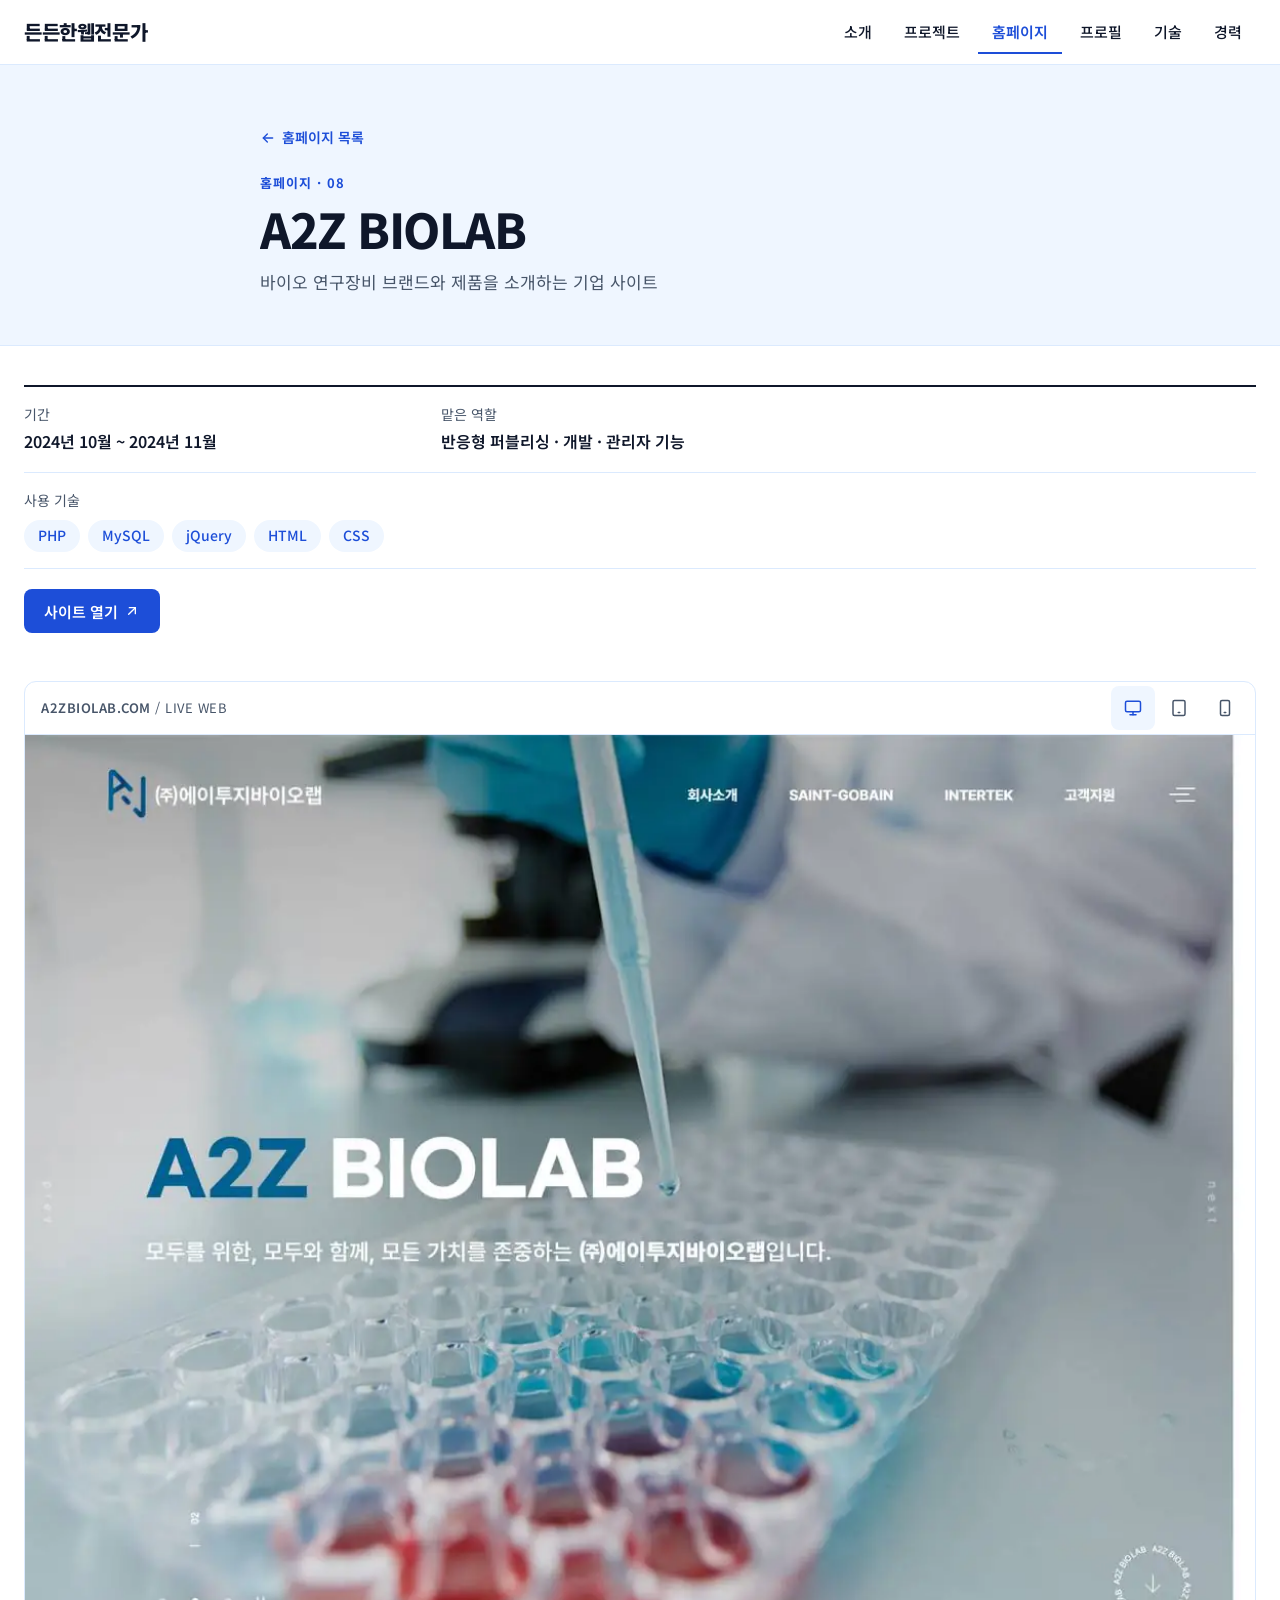
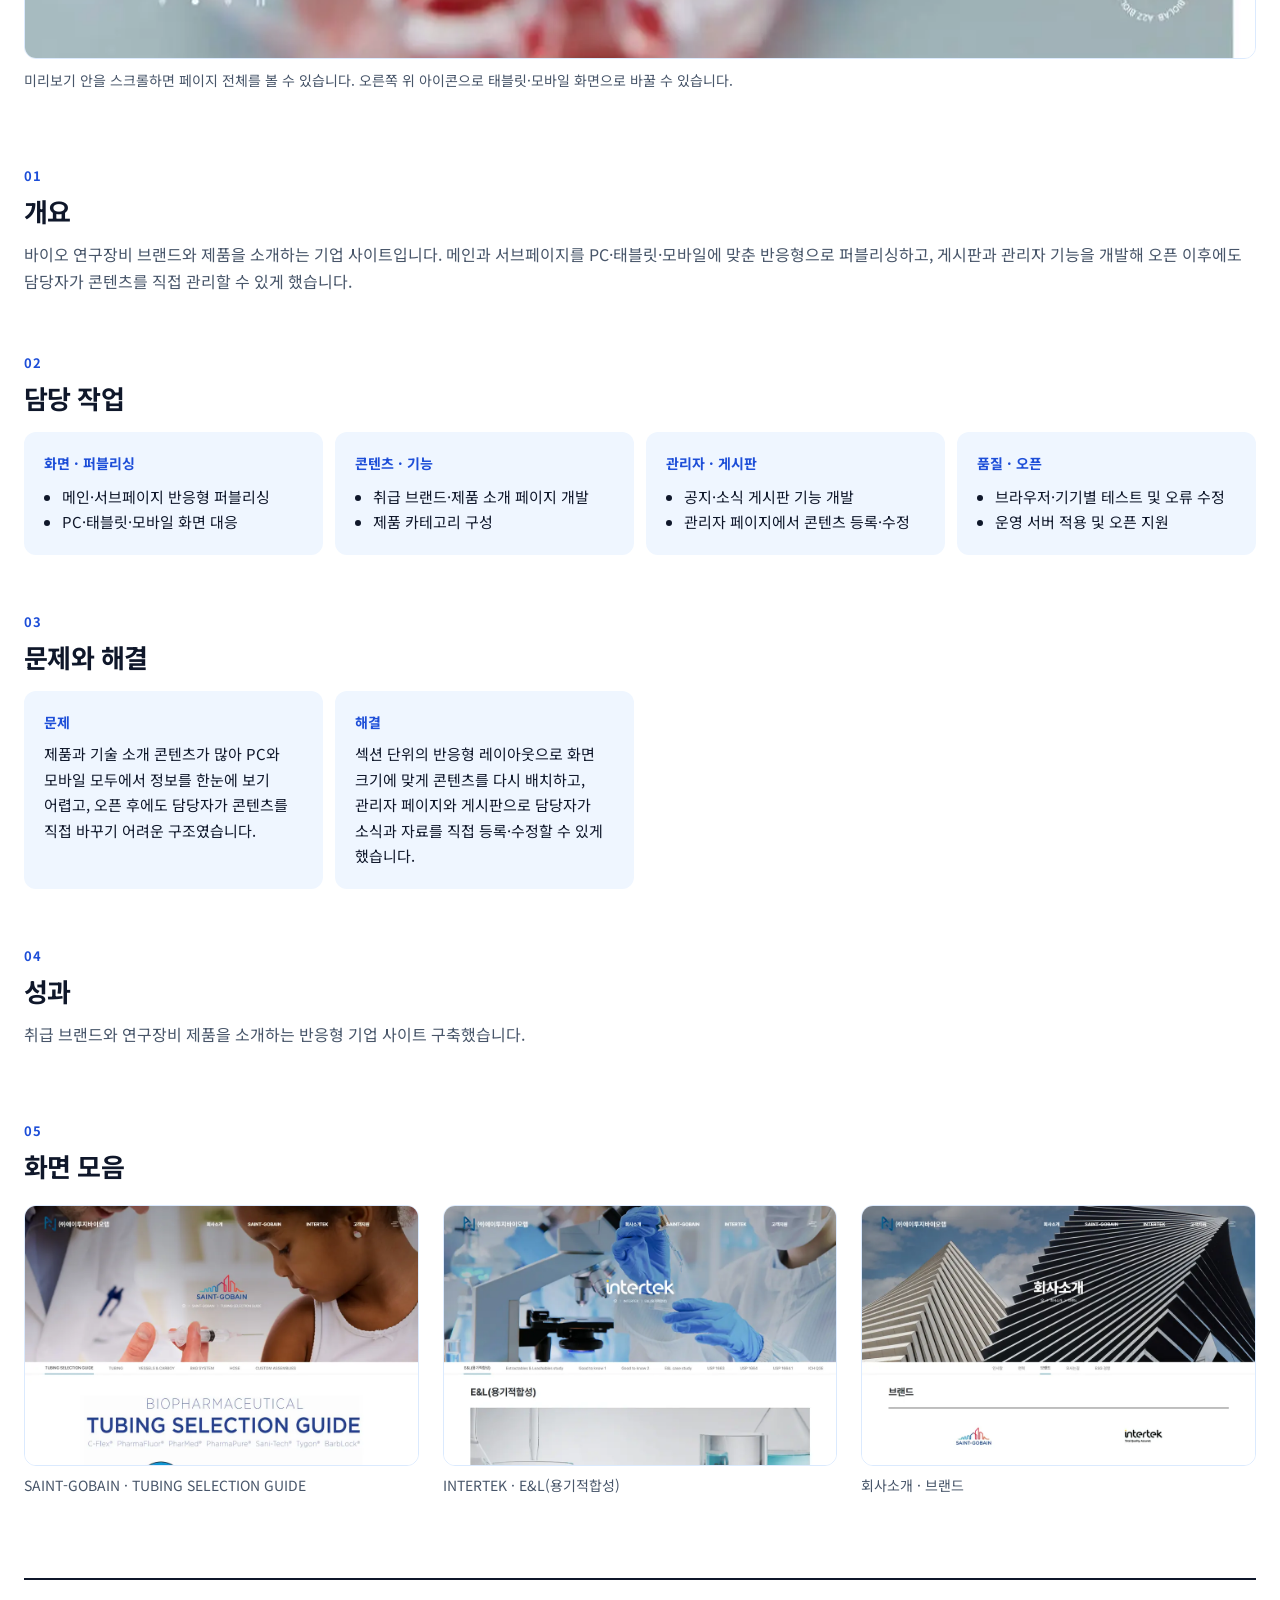
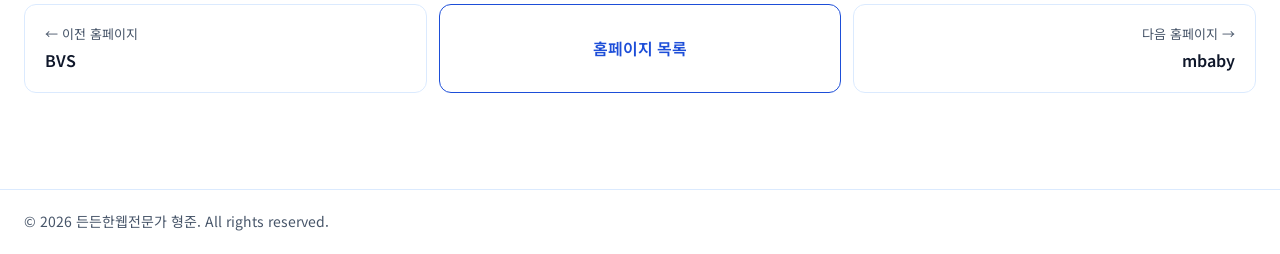
<file: projects/a2z.html>
<!doctype html>
<html lang="ko">
<head>
<meta charset="utf-8">
<meta name="viewport" content="width=device-width, initial-scale=1">
<title>A2Z BIOLAB · 든든한웹전문가 형준</title>
<link rel="icon" href="../favicon.svg" type="image/svg+xml">
<link rel="icon" href="../favicon-32.png" sizes="32x32" type="image/png">
<link rel="apple-touch-icon" href="../apple-touch-icon.png">
<meta name="theme-color" content="#1D4ED8">
<meta name="description" content="바이오 연구장비 브랜드와 제품을 소개하는 기업 사이트">
<link rel="preconnect" href="https://fonts.googleapis.com">
<link rel="preconnect" href="https://fonts.gstatic.com" crossorigin>
<link rel="stylesheet" href="https://fonts.googleapis.com/css2?family=Noto+Sans+KR:wght@400;500;600;700;800&amp;display=swap">
<link rel="stylesheet" href="../css/style.css">
</head>
<body>
<div class="pf" style="background:#FFFFFF;color:#0F172A;font-size:16px;line-height:1.7">

<header data-header style="position:sticky;top:0;z-index:30;background:#FFFFFF;border-bottom:1px solid #DBEAFE">
  <div style="max-width:1280px;margin:0 auto;padding:0 clamp(16px,3vw,24px);height:clamp(60px,5vw,72px);display:flex;align-items:center;justify-content:space-between;gap:16px">
    <a href="../index.html" aria-label="든든한웹전문가, 메인으로" style="display:inline-flex;align-items:center;min-height:44px;text-decoration:none;color:#0F172A">
      <span style="font-weight:800;font-size:20px;letter-spacing:-0.02em">든든한웹전문가</span>
    </a>
    <span class="show-desk">
      <nav aria-label="주 메뉴">
        <ul style="display:flex;align-items:center;gap:4px;list-style:none;margin:0;padding:0">
          <li><a href="../index.html#about" class="pf-nav__link" style="display:inline-flex;align-items:center;min-height:44px;padding:0 14px;font-size:15px;font-weight:500;color:#0F172A;text-decoration:none">소개</a></li>
          <li><a href="../index.html#projects" class="pf-nav__link" style="display:inline-flex;align-items:center;min-height:44px;padding:0 14px;font-size:15px;font-weight:500;color:#0F172A;text-decoration:none">프로젝트</a></li>
          <li><a href="../index.html#all-projects" class="pf-nav__link" aria-current="page" style="display:inline-flex;align-items:center;min-height:44px;padding:0 14px;font-size:15px;font-weight:600;color:#1D4ED8;text-decoration:none;box-shadow:inset 0 -2px 0 #1D4ED8">홈페이지</a></li>
          <li><a href="../index.html#work" class="pf-nav__link" style="display:inline-flex;align-items:center;min-height:44px;padding:0 14px;font-size:15px;font-weight:500;color:#0F172A;text-decoration:none">프로필</a></li>
          <li><a href="../index.html#skills" class="pf-nav__link" style="display:inline-flex;align-items:center;min-height:44px;padding:0 14px;font-size:15px;font-weight:500;color:#0F172A;text-decoration:none">기술</a></li>
          <li><a href="../index.html#career" class="pf-nav__link" style="display:inline-flex;align-items:center;min-height:44px;padding:0 14px;font-size:15px;font-weight:500;color:#0F172A;text-decoration:none">경력</a></li>
        </ul>
      </nav>
    </span>
    <span class="show-mob">
      <button type="button" class="pf-icon-btn" aria-label="메뉴 열기" aria-expanded="false" data-action="menu" style="width:44px;height:44px;display:inline-flex;align-items:center;justify-content:center;border:1px solid #DBEAFE;border-radius:8px;background:#FFFFFF;color:#0F172A">
        <span class="mi-closed">
          <svg width="22" height="22" viewBox="0 0 24 24" fill="none" stroke="currentColor" stroke-width="2" stroke-linecap="round" aria-hidden="true"><path d="M4 7h16"></path><path d="M4 12h16"></path><path d="M4 17h16"></path></svg>
        </span>
        <span class="mi-open">
          <svg width="22" height="22" viewBox="0 0 24 24" fill="none" stroke="currentColor" stroke-width="2" stroke-linecap="round" aria-hidden="true"><path d="M6 6l12 12"></path><path d="M18 6L6 18"></path></svg>
        </span>
      </button>
    </span>
  </div>
  <div class="mob-menu">
    <nav aria-label="모바일 메뉴" style="border-top:1px solid #DBEAFE;background:#FFFFFF;padding:8px 16px 20px">
      <ul style="list-style:none;margin:0;padding:0;display:flex;flex-direction:column">
        <li><a href="../index.html#about" style="display:flex;align-items:center;min-height:52px;padding:0 4px;border-bottom:1px solid #DBEAFE;font-size:17px;font-weight:500;color:#0F172A;text-decoration:none">소개</a></li>
        <li><a href="../index.html#projects" style="display:flex;align-items:center;min-height:52px;padding:0 4px;border-bottom:1px solid #DBEAFE;font-size:17px;font-weight:500;color:#0F172A;text-decoration:none">프로젝트</a></li>
        <li><a href="../index.html#all-projects" aria-current="page" style="display:flex;align-items:center;min-height:52px;padding:0 4px;border-bottom:1px solid #DBEAFE;font-size:17px;font-weight:600;color:#1D4ED8;text-decoration:none">홈페이지</a></li>
        <li><a href="../index.html#work" style="display:flex;align-items:center;min-height:52px;padding:0 4px;border-bottom:1px solid #DBEAFE;font-size:17px;font-weight:500;color:#0F172A;text-decoration:none">프로필</a></li>
        <li><a href="../index.html#skills" style="display:flex;align-items:center;min-height:52px;padding:0 4px;border-bottom:1px solid #DBEAFE;font-size:17px;font-weight:500;color:#0F172A;text-decoration:none">기술</a></li>
        <li><a href="../index.html#career" style="display:flex;align-items:center;min-height:52px;padding:0 4px;font-size:17px;font-weight:500;color:#0F172A;text-decoration:none">경력</a></li>
      </ul>
    </nav>
  </div>
</header>

<main>
  <!-- 1. 머리 영역 -->
  <div style="background:#EFF6FF;border-bottom:1px solid #DBEAFE">
    <div style="max-width:808px;margin:0 auto;padding:clamp(32px,4vw,56px) clamp(16px,3vw,24px) clamp(32px,4vw,48px)">
      <a href="../index.html#all-projects" class="pf-link" style="display:inline-flex;align-items:center;gap:6px;min-height:44px;font-size:14px;font-weight:600;color:#1D4ED8;text-decoration:none">
        <svg width="16" height="16" viewBox="0 0 24 24" fill="none" stroke="currentColor" stroke-width="2" stroke-linecap="round" stroke-linejoin="round" aria-hidden="true"><path d="M19 12H5"></path><path d="M11 6l-6 6 6 6"></path></svg>홈페이지 목록</a>
      <p style="margin:12px 0 0;font-size:13px;font-weight:700;letter-spacing:.08em;color:#1D4ED8">홈페이지 · 08</p>
      <h1 style="margin:4px 0 0;font-size:clamp(32px,4vw,48px);font-weight:800;line-height:1.25;letter-spacing:-0.03em;white-space:nowrap;overflow:hidden;text-overflow:ellipsis" title="A2Z BIOLAB">A2Z BIOLAB</h1>
      <p style="margin:10px 0 0;font-size:17px;color:#475569">바이오 연구장비 브랜드와 제품을 소개하는 기업 사이트</p>
    </div>
  </div>

  <!-- 2. 요약 정보 -->
  <div style="max-width:1280px;margin:0 auto;padding:clamp(28px,3vw,40px) clamp(16px,3vw,24px) 0">
    <dl style="margin:0;display:flex;flex-wrap:wrap;gap:0;border-top:2px solid #0F172A">
      <div style="flex:1 1 220px;padding:16px 24px 16px 0;border-bottom:1px solid #DBEAFE"><dt style="font-size:14px;color:#475569">기간</dt><dd style="margin:2px 0 0;font-weight:600">2024년 10월 ~ 2024년 11월</dd></div>
      <div style="flex:2 1 420px;padding:16px 0;border-bottom:1px solid #DBEAFE"><dt style="font-size:14px;color:#475569">맡은 역할</dt><dd style="margin:2px 0 0;font-weight:600">반응형 퍼블리싱 · 개발 · 관리자 기능</dd></div>
      <div style="flex:1 1 100%;padding:16px 0;border-bottom:1px solid #DBEAFE"><dt style="font-size:14px;color:#475569">사용 기술</dt>
        <dd style="margin:8px 0 0"><ul style="list-style:none;margin:0;padding:0;display:flex;flex-wrap:wrap;gap:8px">
          <li style="display:inline-flex;align-items:center;height:32px;padding:0 14px;border-radius:999px;background:#EFF6FF;color:#1D4ED8;font-size:14px;font-weight:500">PHP</li>
          <li style="display:inline-flex;align-items:center;height:32px;padding:0 14px;border-radius:999px;background:#EFF6FF;color:#1D4ED8;font-size:14px;font-weight:500">MySQL</li>
          <li style="display:inline-flex;align-items:center;height:32px;padding:0 14px;border-radius:999px;background:#EFF6FF;color:#1D4ED8;font-size:14px;font-weight:500">jQuery</li>
          <li style="display:inline-flex;align-items:center;height:32px;padding:0 14px;border-radius:999px;background:#EFF6FF;color:#1D4ED8;font-size:14px;font-weight:500">HTML</li>
          <li style="display:inline-flex;align-items:center;height:32px;padding:0 14px;border-radius:999px;background:#EFF6FF;color:#1D4ED8;font-size:14px;font-weight:500">CSS</li>
        </ul></dd></div>
    </dl>
    <div style="display:flex;flex-wrap:wrap;gap:8px;margin-top:20px">
      <a href="https://a2zbiolab.com" target="_blank" rel="noopener" class="pf-btn--primary" style="display:inline-flex;align-items:center;gap:6px;min-height:44px;padding:0 20px;border-radius:8px;background:#1D4ED8;color:#FFFFFF;font-size:15px;font-weight:600;text-decoration:none">사이트 열기
        <svg width="16" height="16" viewBox="0 0 24 24" fill="none" stroke="currentColor" stroke-width="2" stroke-linecap="round" stroke-linejoin="round" aria-hidden="true"><path d="M7 17L17 7"></path><path d="M8 7h9v9"></path></svg></a>
    </div>
  </div>

  <!-- 3. 대표 화면 (PC·모바일 미리보기) -->
  <div style="max-width:1280px;margin:0 auto;padding:clamp(32px,4vw,48px) clamp(16px,3vw,24px) 0">
    <div data-device="desktop" style="border:1px solid #DBEAFE;border-radius:12px;overflow:hidden;background:#FFFFFF">
      <div style="display:flex;align-items:center;justify-content:space-between;gap:12px;padding:4px 8px 4px 16px;border-bottom:1px solid #DBEAFE">
        <span style="font-size:13px;font-weight:600;color:#475569;letter-spacing:.04em;white-space:nowrap;overflow:hidden;text-overflow:ellipsis">A2ZBIOLAB.COM <span style="font-weight:400">/ LIVE WEB</span></span>
        <div role="group" aria-label="미리보기 기기" style="display:flex;gap:2px">
          <span class="dv dv-desktop"><button type="button" aria-label="데스크톱 화면" aria-pressed="true" style="width:44px;height:44px;border:0;border-radius:8px;background:#EFF6FF;color:#1D4ED8;display:inline-flex;align-items:center;justify-content:center"><svg width="18" height="18" viewBox="0 0 24 24" fill="none" stroke="currentColor" stroke-width="2" stroke-linecap="round" stroke-linejoin="round" aria-hidden="true"><rect x="2" y="3" width="20" height="14" rx="2"></rect><path d="M8 21h8"></path><path d="M12 17v4"></path></svg></button></span>
          <span class="dv dvx-desktop"><button type="button" class="pf-icon-btn" aria-label="데스크톱 화면" aria-pressed="false" data-device-set="desktop" style="width:44px;height:44px;border:0;border-radius:8px;background:#FFFFFF;color:#475569;display:inline-flex;align-items:center;justify-content:center"><svg width="18" height="18" viewBox="0 0 24 24" fill="none" stroke="currentColor" stroke-width="2" stroke-linecap="round" stroke-linejoin="round" aria-hidden="true"><rect x="2" y="3" width="20" height="14" rx="2"></rect><path d="M8 21h8"></path><path d="M12 17v4"></path></svg></button></span>
          <span class="dv dv-tablet"><button type="button" aria-label="태블릿 화면" aria-pressed="true" style="width:44px;height:44px;border:0;border-radius:8px;background:#EFF6FF;color:#1D4ED8;display:inline-flex;align-items:center;justify-content:center"><svg width="18" height="18" viewBox="0 0 24 24" fill="none" stroke="currentColor" stroke-width="2" stroke-linecap="round" stroke-linejoin="round" aria-hidden="true"><rect x="4" y="2" width="16" height="20" rx="2"></rect><path d="M11 18h2"></path></svg></button></span>
          <span class="dv dvx-tablet"><button type="button" class="pf-icon-btn" aria-label="태블릿 화면" aria-pressed="false" data-device-set="tablet" style="width:44px;height:44px;border:0;border-radius:8px;background:#FFFFFF;color:#475569;display:inline-flex;align-items:center;justify-content:center"><svg width="18" height="18" viewBox="0 0 24 24" fill="none" stroke="currentColor" stroke-width="2" stroke-linecap="round" stroke-linejoin="round" aria-hidden="true"><rect x="4" y="2" width="16" height="20" rx="2"></rect><path d="M11 18h2"></path></svg></button></span>
          <span class="dv dv-mobile"><button type="button" aria-label="모바일 화면" aria-pressed="true" style="width:44px;height:44px;border:0;border-radius:8px;background:#EFF6FF;color:#1D4ED8;display:inline-flex;align-items:center;justify-content:center"><svg width="18" height="18" viewBox="0 0 24 24" fill="none" stroke="currentColor" stroke-width="2" stroke-linecap="round" stroke-linejoin="round" aria-hidden="true"><rect x="6" y="2" width="12" height="20" rx="2"></rect><path d="M11 18h2"></path></svg></button></span>
          <span class="dv dvx-mobile"><button type="button" class="pf-icon-btn" aria-label="모바일 화면" aria-pressed="false" data-device-set="mobile" style="width:44px;height:44px;border:0;border-radius:8px;background:#FFFFFF;color:#475569;display:inline-flex;align-items:center;justify-content:center"><svg width="18" height="18" viewBox="0 0 24 24" fill="none" stroke="currentColor" stroke-width="2" stroke-linecap="round" stroke-linejoin="round" aria-hidden="true"><rect x="6" y="2" width="12" height="20" rx="2"></rect><path d="M11 18h2"></path></svg></button></span>
        </div>
      </div>
      <span class="dv dv-desktop">
        <div tabindex="0" aria-label="A2Z BIOLAB 데스크톱 화면, 스크롤 가능" style="aspect-ratio:4/3;height:auto;overflow-y:auto;background:#EFF6FF"><img src="../images/a2z-pc.webp" alt="A2Z BIOLAB 데스크톱 전체 화면" style="display:block;width:100%"></div>
      </span>
      <span class="dv dv-tablet">
        <div style="background:#EFF6FF;display:flex;justify-content:center;padding:24px 16px"><div tabindex="0" aria-label="A2Z BIOLAB 태블릿 화면, 스크롤 가능" style="width:min(100%,500px);aspect-ratio:500/660;height:auto;border:10px solid #0F172A;border-radius:22px;overflow-y:auto;background:#FFFFFF"><img src="../images/a2z-tablet.webp" alt="A2Z BIOLAB 태블릿 전체 화면" style="display:block;width:100%"></div></div>
      </span>
      <span class="dv dv-mobile">
        <div style="background:#EFF6FF;display:flex;justify-content:center;padding:24px 16px"><div tabindex="0" aria-label="A2Z BIOLAB 모바일 화면, 스크롤 가능" style="width:min(100%,300px);aspect-ratio:300/631;height:auto;border:8px solid #0F172A;border-radius:28px;overflow-y:auto;background:#FFFFFF"><img src="../images/a2z-mobile.webp" alt="A2Z BIOLAB 모바일 전체 화면" style="display:block;width:100%"></div></div>
      </span>
    </div>
    <p style="margin:10px 0 0;font-size:14px;color:#475569">미리보기 안을 스크롤하면 페이지 전체를 볼 수 있습니다. 오른쪽 위 아이콘으로 태블릿·모바일 화면으로 바꿀 수 있습니다.</p>
  </div>

  <!-- 4~7. 본문 -->
  <div style="max-width:1280px;margin:0 auto;padding:clamp(48px,6vw,72px) clamp(16px,3vw,24px) 0;display:flex;flex-direction:column;gap:clamp(40px,5vw,56px)">
    <section aria-labelledby="d-overview">
      <p style="margin:0 0 6px;font-size:13px;font-weight:700;letter-spacing:.08em;color:#1D4ED8">01</p>
      <h2 id="d-overview" style="margin:0;font-size:clamp(22px,2.2vw,26px);font-weight:700;line-height:1.4;letter-spacing:-0.02em">개요</h2>
      <p style="margin:12px 0 0;color:#475569">바이오 연구장비 브랜드와 제품을 소개하는 기업 사이트입니다. 메인과 서브페이지를 PC·태블릿·모바일에 맞춘 반응형으로 퍼블리싱하고, 게시판과 관리자 기능을 개발해 오픈 이후에도 담당자가 콘텐츠를 직접 관리할 수 있게 했습니다.</p>
    </section>
    <section aria-labelledby="d-work">
      <p style="margin:0 0 6px;font-size:13px;font-weight:700;letter-spacing:.08em;color:#1D4ED8">02</p>
      <h2 id="d-work" style="margin:0;font-size:clamp(22px,2.2vw,26px);font-weight:700;line-height:1.4;letter-spacing:-0.02em">담당 작업</h2>
      <div style="margin-top:16px;display:grid;grid-template-columns:repeat(auto-fill,minmax(240px,1fr));gap:12px">
        <div style="background:#EFF6FF;border-radius:12px;padding:20px">
          <p style="margin:0;font-size:14px;font-weight:700;color:#1D4ED8">화면 · 퍼블리싱</p>
          <ul style="margin:8px 0 0;padding-left:18px;font-size:15px;color:#0F172A;line-height:1.7">
            <li>메인·서브페이지 반응형 퍼블리싱</li>
            <li>PC·태블릿·모바일 화면 대응</li>
          </ul>
        </div>
        <div style="background:#EFF6FF;border-radius:12px;padding:20px">
          <p style="margin:0;font-size:14px;font-weight:700;color:#1D4ED8">콘텐츠 · 기능</p>
          <ul style="margin:8px 0 0;padding-left:18px;font-size:15px;color:#0F172A;line-height:1.7">
            <li>취급 브랜드·제품 소개 페이지 개발</li>
            <li>제품 카테고리 구성</li>
          </ul>
        </div>
        <div style="background:#EFF6FF;border-radius:12px;padding:20px">
          <p style="margin:0;font-size:14px;font-weight:700;color:#1D4ED8">관리자 · 게시판</p>
          <ul style="margin:8px 0 0;padding-left:18px;font-size:15px;color:#0F172A;line-height:1.7">
            <li>공지·소식 게시판 기능 개발</li>
            <li>관리자 페이지에서 콘텐츠 등록·수정</li>
          </ul>
        </div>
        <div style="background:#EFF6FF;border-radius:12px;padding:20px">
          <p style="margin:0;font-size:14px;font-weight:700;color:#1D4ED8">품질 · 오픈</p>
          <ul style="margin:8px 0 0;padding-left:18px;font-size:15px;color:#0F172A;line-height:1.7">
            <li>브라우저·기기별 테스트 및 오류 수정</li>
            <li>운영 서버 적용 및 오픈 지원</li>
          </ul>
        </div>
      </div>
    </section>
    <section aria-labelledby="d-problem">
      <p style="margin:0 0 6px;font-size:13px;font-weight:700;letter-spacing:.08em;color:#1D4ED8">03</p>
      <h2 id="d-problem" style="margin:0;font-size:clamp(22px,2.2vw,26px);font-weight:700;line-height:1.4;letter-spacing:-0.02em">문제와 해결</h2>
      <div style="margin-top:16px;display:grid;grid-template-columns:repeat(auto-fill,minmax(260px,1fr));gap:12px">
        <div style="background:#EFF6FF;border-radius:12px;padding:20px">
          <p style="margin:0;font-size:14px;font-weight:700;color:#1D4ED8">문제</p>
          <p style="margin:6px 0 0;font-size:15px;color:#0F172A">제품과 기술 소개 콘텐츠가 많아 PC와 모바일 모두에서 정보를 한눈에 보기 어렵고, 오픈 후에도 담당자가 콘텐츠를 직접 바꾸기 어려운 구조였습니다.</p>
        </div>
        <div style="background:#EFF6FF;border-radius:12px;padding:20px">
          <p style="margin:0;font-size:14px;font-weight:700;color:#1D4ED8">해결</p>
          <p style="margin:6px 0 0;font-size:15px;color:#0F172A">섹션 단위의 반응형 레이아웃으로 화면 크기에 맞게 콘텐츠를 다시 배치하고, 관리자 페이지와 게시판으로 담당자가 소식과 자료를 직접 등록·수정할 수 있게 했습니다.</p>
        </div>
      </div>
    </section>
    <section aria-labelledby="d-result">
      <p style="margin:0 0 6px;font-size:13px;font-weight:700;letter-spacing:.08em;color:#1D4ED8">04</p>
      <h2 id="d-result" style="margin:0;font-size:clamp(22px,2.2vw,26px);font-weight:700;line-height:1.4;letter-spacing:-0.02em">성과</h2>
      <p style="margin:12px 0 0;color:#475569">취급 브랜드와 연구장비 제품을 소개하는 반응형 기업 사이트 구축했습니다.</p>
    </section>
  </div>

  <!-- 8. 화면 모음 -->
  <section aria-labelledby="d-screens" style="max-width:1280px;margin:0 auto;padding:clamp(48px,6vw,72px) clamp(16px,3vw,24px) 0">
    <p style="margin:0 0 6px;font-size:13px;font-weight:700;letter-spacing:.08em;color:#1D4ED8">05</p>
    <h2 id="d-screens" style="margin:0 0 20px;font-size:clamp(22px,2.2vw,26px);font-weight:700;line-height:1.4;letter-spacing:-0.02em">화면 모음</h2>
    <ul style="list-style:none;margin:0;padding:0;display:grid;grid-template-columns:repeat(auto-fill,minmax(320px,1fr));gap:24px;align-items:start">
      <li><figure style="margin:0"><img src="../images/a2z-screen-1.webp" alt="A2Z BIOLAB 화면: SAINT-GOBAIN · TUBING SELECTION GUIDE" loading="lazy" style="display:block;width:100%;aspect-ratio:1779/1178;object-fit:cover;object-position:top;border:1px solid #DBEAFE;border-radius:12px"><figcaption style="margin-top:8px;font-size:14px;color:#475569">SAINT-GOBAIN · TUBING SELECTION GUIDE</figcaption></figure></li>
      <li><figure style="margin:0"><img src="../images/a2z-screen-2.webp" alt="A2Z BIOLAB 화면: INTERTEK · E&amp;L(용기적합성)" loading="lazy" style="display:block;width:100%;aspect-ratio:1779/1178;object-fit:cover;object-position:top;border:1px solid #DBEAFE;border-radius:12px"><figcaption style="margin-top:8px;font-size:14px;color:#475569">INTERTEK · E&amp;L(용기적합성)</figcaption></figure></li>
      <li><figure style="margin:0"><img src="../images/a2z-screen-3.webp" alt="A2Z BIOLAB 화면: 회사소개 · 브랜드" loading="lazy" style="display:block;width:100%;aspect-ratio:1779/1178;object-fit:cover;object-position:top;border:1px solid #DBEAFE;border-radius:12px"><figcaption style="margin-top:8px;font-size:14px;color:#475569">회사소개 · 브랜드</figcaption></figure></li>
    </ul>
  </section>

  <!-- 9. 하단 이동 -->
  <nav aria-label="다른 프로젝트" style="max-width:1280px;margin:0 auto;padding:clamp(56px,7vw,80px) clamp(16px,3vw,24px) clamp(64px,8vw,96px)">
    <div style="display:grid;grid-template-columns:repeat(auto-fit,minmax(240px,1fr));gap:12px;border-top:2px solid #0F172A;padding-top:24px">
      <a href="bvs.html" class="pf-card" style="display:flex;flex-direction:column;gap:2px;padding:18px 20px;border:1px solid #DBEAFE;border-radius:12px;text-decoration:none;color:#0F172A;min-width:0">
        <span style="font-size:13px;color:#475569">← 이전 홈페이지</span><span style="max-width:100%;font-weight:600;white-space:nowrap;overflow:hidden;text-overflow:ellipsis">BVS</span></a>
      <a href="../index.html#all-projects" class="pf-btn--secondary" style="display:flex;align-items:center;justify-content:center;gap:6px;padding:18px 20px;border:1px solid #1D4ED8;border-radius:12px;text-decoration:none;color:#1D4ED8;font-weight:600;background:#FFFFFF">홈페이지 목록</a>
      <a href="tinylove.html" class="pf-card" style="display:flex;flex-direction:column;align-items:flex-end;gap:2px;padding:18px 20px;border:1px solid #DBEAFE;border-radius:12px;text-decoration:none;color:#0F172A;text-align:right;min-width:0">
        <span style="font-size:13px;color:#475569">다음 홈페이지 →</span><span style="max-width:100%;font-weight:600;white-space:nowrap;overflow:hidden;text-overflow:ellipsis">mbaby</span></a>
    </div>
  </nav>
</main>

<footer style="border-top:1px solid #DBEAFE;background:#FFFFFF">
  <div style="max-width:1280px;margin:0 auto;padding:20px clamp(16px,3vw,24px);display:flex;flex-wrap:wrap;align-items:center;justify-content:space-between;gap:8px;font-size:14px;color:#475569">
    <p style="margin:0">© 2026 든든한웹전문가 형준. All rights reserved.</p>
  </div>
</footer>
</div>
<script src="../js/main.js"></script>
</body>
</html>
</file>
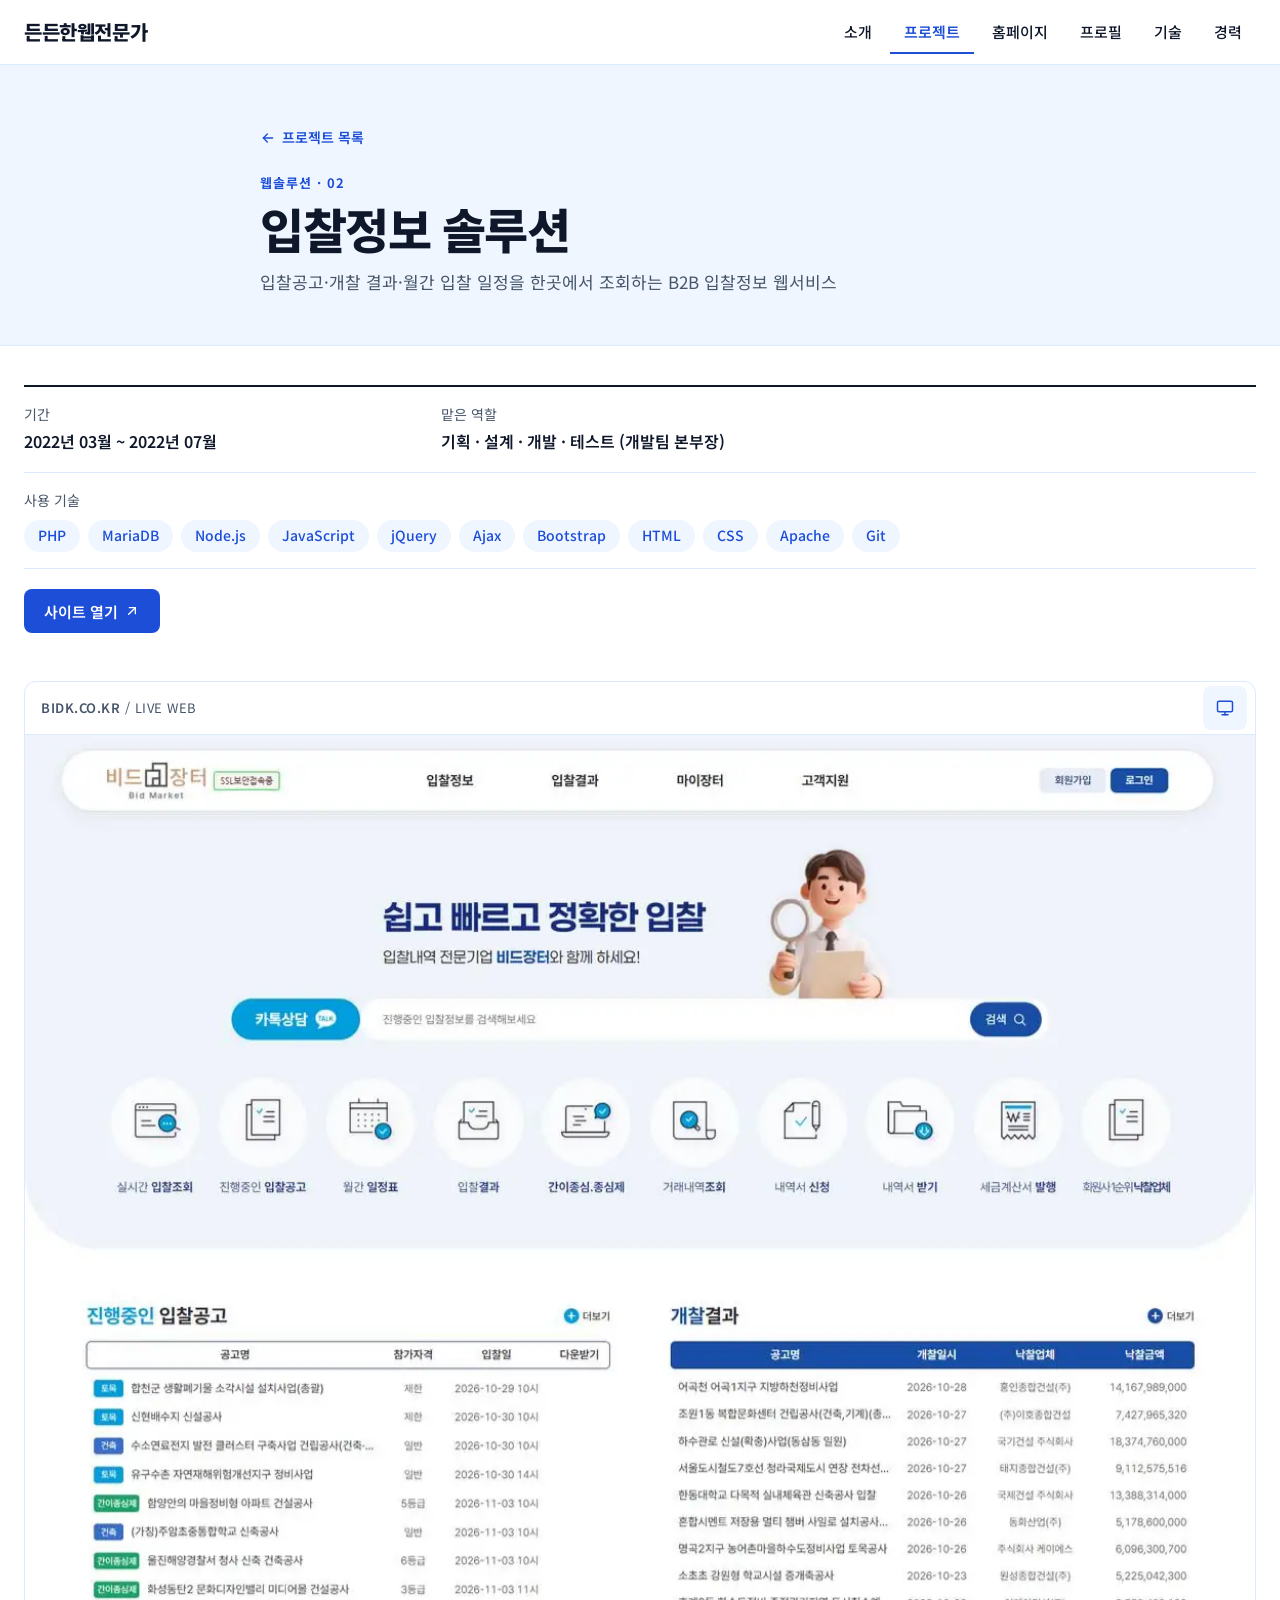
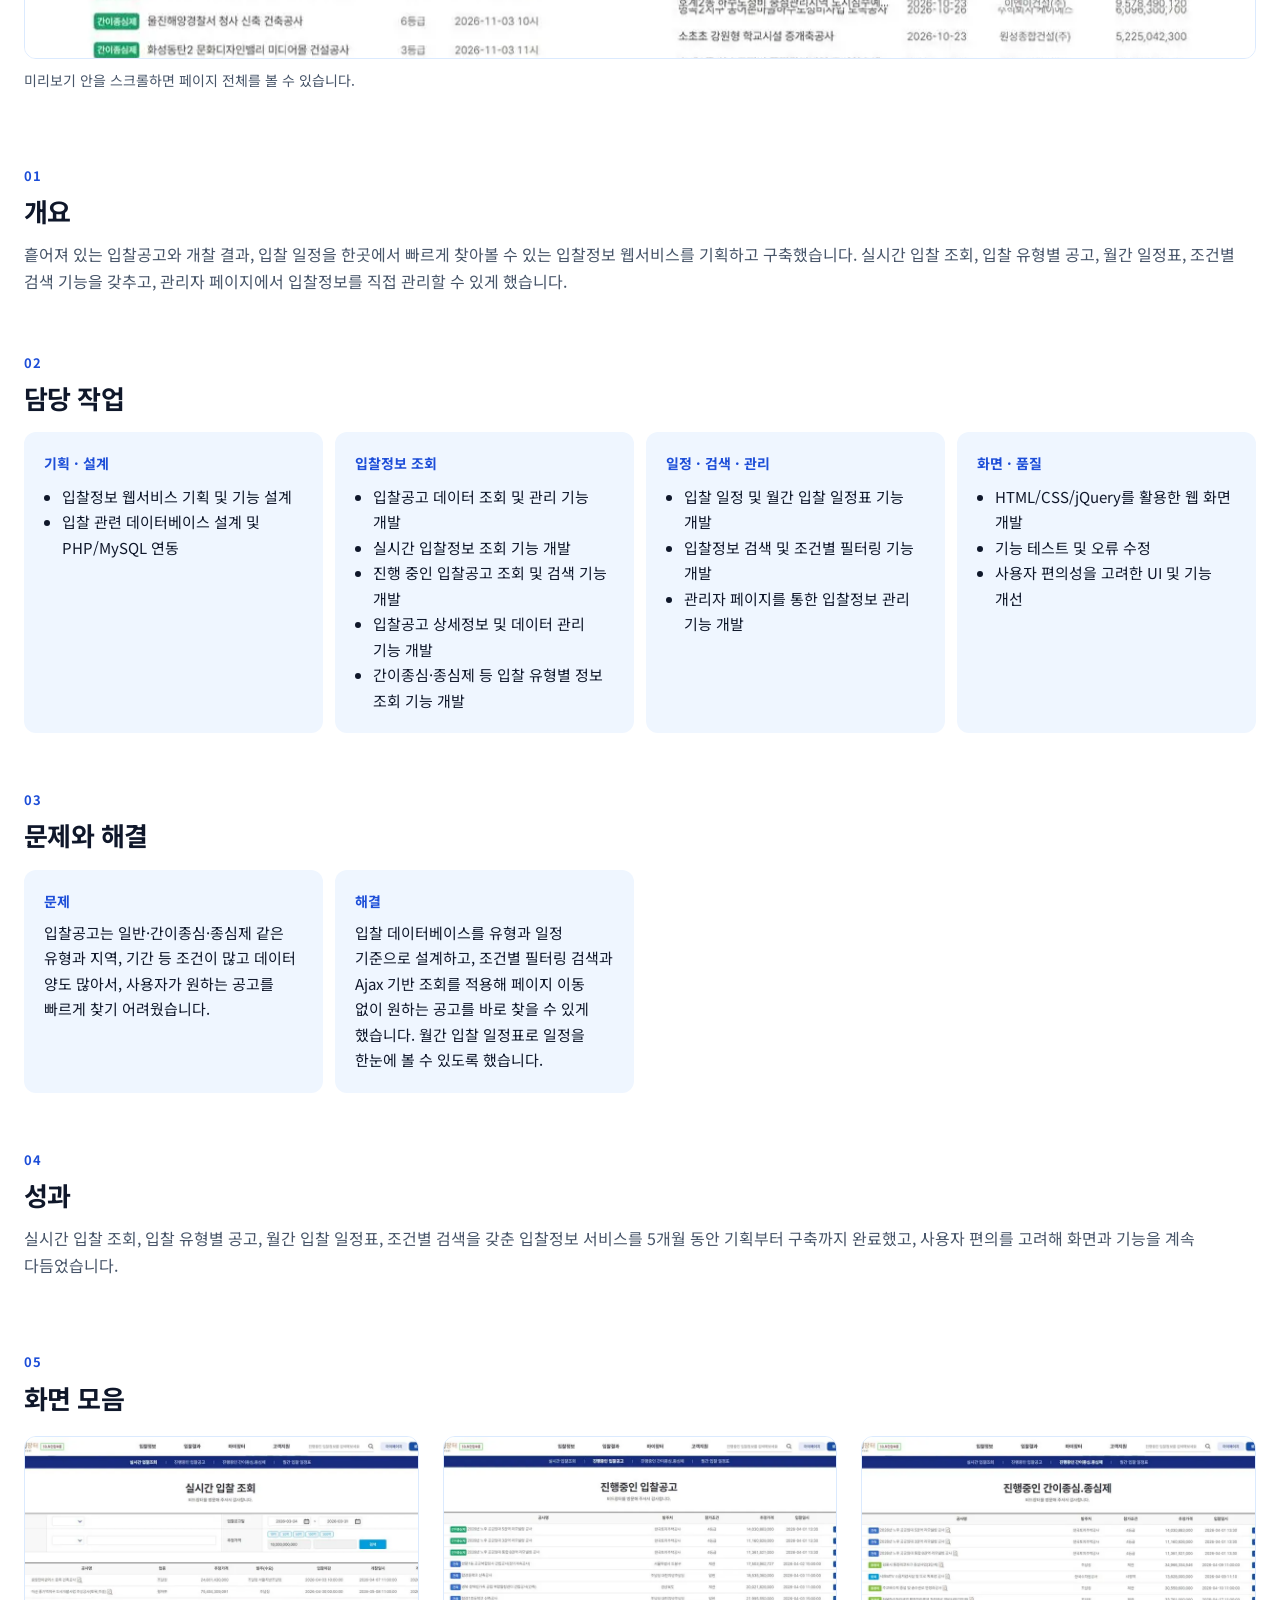
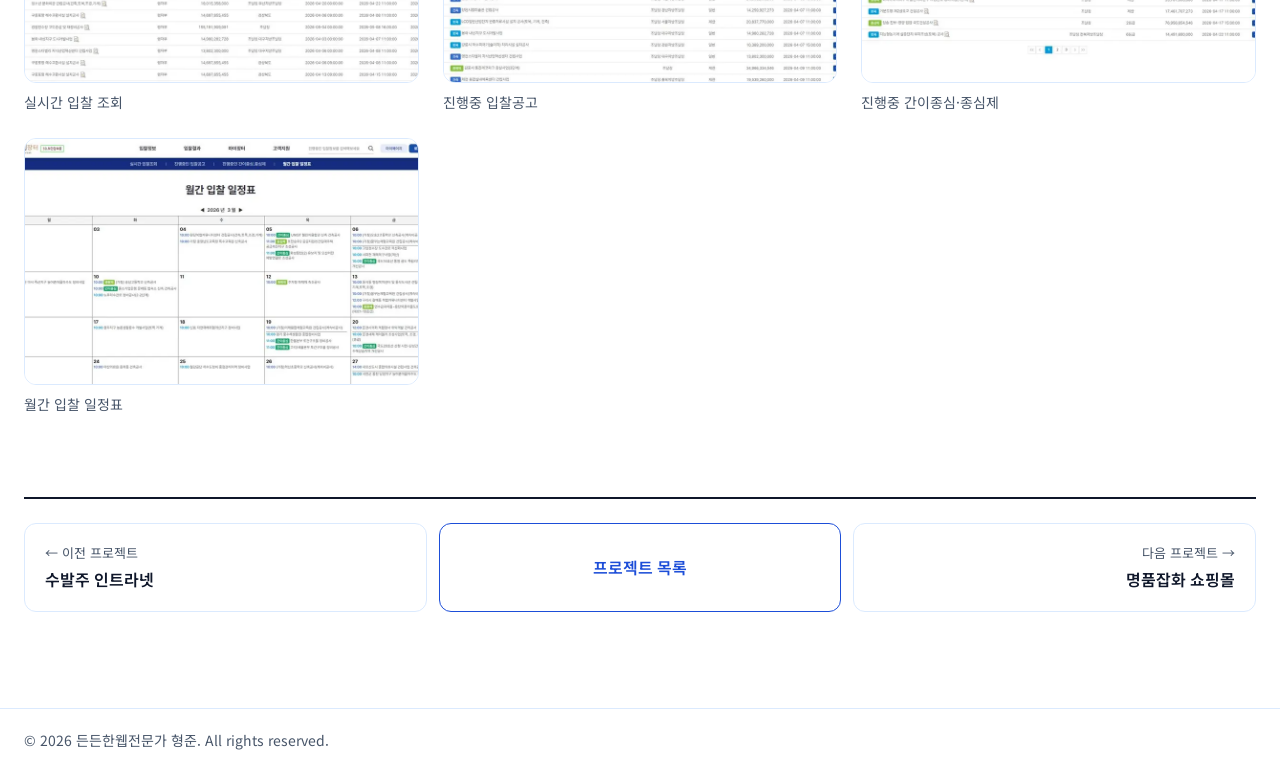
<file: projects/bidk.html>
<!doctype html>
<html lang="ko">
<head>
<meta charset="utf-8">
<meta name="viewport" content="width=device-width, initial-scale=1">
<title>입찰정보 솔루션 · 든든한웹전문가 형준</title>
<link rel="icon" href="../favicon.svg" type="image/svg+xml">
<link rel="icon" href="../favicon-32.png" sizes="32x32" type="image/png">
<link rel="apple-touch-icon" href="../apple-touch-icon.png">
<meta name="theme-color" content="#1D4ED8">
<meta name="description" content="입찰공고·개찰 결과·월간 입찰 일정을 한곳에서 조회하는 B2B 입찰정보 웹서비스">
<link rel="preconnect" href="https://fonts.googleapis.com">
<link rel="preconnect" href="https://fonts.gstatic.com" crossorigin>
<link rel="stylesheet" href="https://fonts.googleapis.com/css2?family=Noto+Sans+KR:wght@400;500;600;700;800&amp;display=swap">
<link rel="stylesheet" href="../css/style.css">
</head>
<body>
<div class="pf" style="background:#FFFFFF;color:#0F172A;font-size:16px;line-height:1.7">

<header data-header style="position:sticky;top:0;z-index:30;background:#FFFFFF;border-bottom:1px solid #DBEAFE">
  <div style="max-width:1280px;margin:0 auto;padding:0 clamp(16px,3vw,24px);height:clamp(60px,5vw,72px);display:flex;align-items:center;justify-content:space-between;gap:16px">
    <a href="../index.html" aria-label="든든한웹전문가, 메인으로" style="display:inline-flex;align-items:center;min-height:44px;text-decoration:none;color:#0F172A">
      <span style="font-weight:800;font-size:20px;letter-spacing:-0.02em">든든한웹전문가</span>
    </a>
    <span class="show-desk">
      <nav aria-label="주 메뉴">
        <ul style="display:flex;align-items:center;gap:4px;list-style:none;margin:0;padding:0">
          <li><a href="../index.html#about" class="pf-nav__link" style="display:inline-flex;align-items:center;min-height:44px;padding:0 14px;font-size:15px;font-weight:500;color:#0F172A;text-decoration:none">소개</a></li>
          <li><a href="../index.html#projects" class="pf-nav__link" aria-current="page" style="display:inline-flex;align-items:center;min-height:44px;padding:0 14px;font-size:15px;font-weight:600;color:#1D4ED8;text-decoration:none;box-shadow:inset 0 -2px 0 #1D4ED8">프로젝트</a></li>
          <li><a href="../index.html#all-projects" class="pf-nav__link" style="display:inline-flex;align-items:center;min-height:44px;padding:0 14px;font-size:15px;font-weight:500;color:#0F172A;text-decoration:none">홈페이지</a></li>
          <li><a href="../index.html#work" class="pf-nav__link" style="display:inline-flex;align-items:center;min-height:44px;padding:0 14px;font-size:15px;font-weight:500;color:#0F172A;text-decoration:none">프로필</a></li>
          <li><a href="../index.html#skills" class="pf-nav__link" style="display:inline-flex;align-items:center;min-height:44px;padding:0 14px;font-size:15px;font-weight:500;color:#0F172A;text-decoration:none">기술</a></li>
          <li><a href="../index.html#career" class="pf-nav__link" style="display:inline-flex;align-items:center;min-height:44px;padding:0 14px;font-size:15px;font-weight:500;color:#0F172A;text-decoration:none">경력</a></li>
        </ul>
      </nav>
    </span>
    <span class="show-mob">
      <button type="button" class="pf-icon-btn" aria-label="메뉴 열기" aria-expanded="false" data-action="menu" style="width:44px;height:44px;display:inline-flex;align-items:center;justify-content:center;border:1px solid #DBEAFE;border-radius:8px;background:#FFFFFF;color:#0F172A">
        <span class="mi-closed">
          <svg width="22" height="22" viewBox="0 0 24 24" fill="none" stroke="currentColor" stroke-width="2" stroke-linecap="round" aria-hidden="true"><path d="M4 7h16"></path><path d="M4 12h16"></path><path d="M4 17h16"></path></svg>
        </span>
        <span class="mi-open">
          <svg width="22" height="22" viewBox="0 0 24 24" fill="none" stroke="currentColor" stroke-width="2" stroke-linecap="round" aria-hidden="true"><path d="M6 6l12 12"></path><path d="M18 6L6 18"></path></svg>
        </span>
      </button>
    </span>
  </div>
  <div class="mob-menu">
    <nav aria-label="모바일 메뉴" style="border-top:1px solid #DBEAFE;background:#FFFFFF;padding:8px 16px 20px">
      <ul style="list-style:none;margin:0;padding:0;display:flex;flex-direction:column">
        <li><a href="../index.html#about" style="display:flex;align-items:center;min-height:52px;padding:0 4px;border-bottom:1px solid #DBEAFE;font-size:17px;font-weight:500;color:#0F172A;text-decoration:none">소개</a></li>
        <li><a href="../index.html#projects" aria-current="page" style="display:flex;align-items:center;min-height:52px;padding:0 4px;border-bottom:1px solid #DBEAFE;font-size:17px;font-weight:600;color:#1D4ED8;text-decoration:none">프로젝트</a></li>
        <li><a href="../index.html#all-projects" style="display:flex;align-items:center;min-height:52px;padding:0 4px;border-bottom:1px solid #DBEAFE;font-size:17px;font-weight:500;color:#0F172A;text-decoration:none">홈페이지</a></li>
        <li><a href="../index.html#work" style="display:flex;align-items:center;min-height:52px;padding:0 4px;border-bottom:1px solid #DBEAFE;font-size:17px;font-weight:500;color:#0F172A;text-decoration:none">프로필</a></li>
        <li><a href="../index.html#skills" style="display:flex;align-items:center;min-height:52px;padding:0 4px;border-bottom:1px solid #DBEAFE;font-size:17px;font-weight:500;color:#0F172A;text-decoration:none">기술</a></li>
        <li><a href="../index.html#career" style="display:flex;align-items:center;min-height:52px;padding:0 4px;font-size:17px;font-weight:500;color:#0F172A;text-decoration:none">경력</a></li>
      </ul>
    </nav>
  </div>
</header>

<main>
  <!-- 1. 머리 영역 -->
  <div style="background:#EFF6FF;border-bottom:1px solid #DBEAFE">
    <div style="max-width:808px;margin:0 auto;padding:clamp(32px,4vw,56px) clamp(16px,3vw,24px) clamp(32px,4vw,48px)">
      <a href="../index.html#projects" class="pf-link" style="display:inline-flex;align-items:center;gap:6px;min-height:44px;font-size:14px;font-weight:600;color:#1D4ED8;text-decoration:none">
        <svg width="16" height="16" viewBox="0 0 24 24" fill="none" stroke="currentColor" stroke-width="2" stroke-linecap="round" stroke-linejoin="round" aria-hidden="true"><path d="M19 12H5"></path><path d="M11 6l-6 6 6 6"></path></svg>프로젝트 목록</a>
      <p style="margin:12px 0 0;font-size:13px;font-weight:700;letter-spacing:.08em;color:#1D4ED8">웹솔루션 · 02</p>
      <h1 style="margin:4px 0 0;font-size:clamp(32px,4vw,48px);font-weight:800;line-height:1.25;letter-spacing:-0.03em;white-space:nowrap;overflow:hidden;text-overflow:ellipsis" title="입찰정보 솔루션">입찰정보 솔루션</h1>
      <p style="margin:10px 0 0;font-size:17px;color:#475569">입찰공고·개찰 결과·월간 입찰 일정을 한곳에서 조회하는 B2B 입찰정보 웹서비스</p>
    </div>
  </div>

  <!-- 2. 요약 정보 -->
  <div style="max-width:1280px;margin:0 auto;padding:clamp(28px,3vw,40px) clamp(16px,3vw,24px) 0">
    <dl style="margin:0;display:flex;flex-wrap:wrap;gap:0;border-top:2px solid #0F172A">
      <div style="flex:1 1 220px;padding:16px 24px 16px 0;border-bottom:1px solid #DBEAFE"><dt style="font-size:14px;color:#475569">기간</dt><dd style="margin:2px 0 0;font-weight:600">2022년 03월 ~ 2022년 07월</dd></div>
      <div style="flex:2 1 420px;padding:16px 0;border-bottom:1px solid #DBEAFE"><dt style="font-size:14px;color:#475569">맡은 역할</dt><dd style="margin:2px 0 0;font-weight:600">기획 · 설계 · 개발 · 테스트 (개발팀 본부장)</dd></div>
      <div style="flex:1 1 100%;padding:16px 0;border-bottom:1px solid #DBEAFE"><dt style="font-size:14px;color:#475569">사용 기술</dt>
        <dd style="margin:8px 0 0"><ul style="list-style:none;margin:0;padding:0;display:flex;flex-wrap:wrap;gap:8px">
          <li style="display:inline-flex;align-items:center;height:32px;padding:0 14px;border-radius:999px;background:#EFF6FF;color:#1D4ED8;font-size:14px;font-weight:500">PHP</li>
          <li style="display:inline-flex;align-items:center;height:32px;padding:0 14px;border-radius:999px;background:#EFF6FF;color:#1D4ED8;font-size:14px;font-weight:500">MariaDB</li>
          <li style="display:inline-flex;align-items:center;height:32px;padding:0 14px;border-radius:999px;background:#EFF6FF;color:#1D4ED8;font-size:14px;font-weight:500">Node.js</li>
          <li style="display:inline-flex;align-items:center;height:32px;padding:0 14px;border-radius:999px;background:#EFF6FF;color:#1D4ED8;font-size:14px;font-weight:500">JavaScript</li>
          <li style="display:inline-flex;align-items:center;height:32px;padding:0 14px;border-radius:999px;background:#EFF6FF;color:#1D4ED8;font-size:14px;font-weight:500">jQuery</li>
          <li style="display:inline-flex;align-items:center;height:32px;padding:0 14px;border-radius:999px;background:#EFF6FF;color:#1D4ED8;font-size:14px;font-weight:500">Ajax</li>
          <li style="display:inline-flex;align-items:center;height:32px;padding:0 14px;border-radius:999px;background:#EFF6FF;color:#1D4ED8;font-size:14px;font-weight:500">Bootstrap</li>
          <li style="display:inline-flex;align-items:center;height:32px;padding:0 14px;border-radius:999px;background:#EFF6FF;color:#1D4ED8;font-size:14px;font-weight:500">HTML</li>
          <li style="display:inline-flex;align-items:center;height:32px;padding:0 14px;border-radius:999px;background:#EFF6FF;color:#1D4ED8;font-size:14px;font-weight:500">CSS</li>
          <li style="display:inline-flex;align-items:center;height:32px;padding:0 14px;border-radius:999px;background:#EFF6FF;color:#1D4ED8;font-size:14px;font-weight:500">Apache</li>
          <li style="display:inline-flex;align-items:center;height:32px;padding:0 14px;border-radius:999px;background:#EFF6FF;color:#1D4ED8;font-size:14px;font-weight:500">Git</li>
        </ul></dd></div>
    </dl>
    <div style="display:flex;flex-wrap:wrap;gap:8px;margin-top:20px">
      <a href="https://bidk.co.kr" target="_blank" rel="noopener" class="pf-btn--primary" style="display:inline-flex;align-items:center;gap:6px;min-height:44px;padding:0 20px;border-radius:8px;background:#1D4ED8;color:#FFFFFF;font-size:15px;font-weight:600;text-decoration:none">사이트 열기
        <svg width="16" height="16" viewBox="0 0 24 24" fill="none" stroke="currentColor" stroke-width="2" stroke-linecap="round" stroke-linejoin="round" aria-hidden="true"><path d="M7 17L17 7"></path><path d="M8 7h9v9"></path></svg></a>
    </div>
  </div>

  <!-- 3. 대표 화면 (PC·모바일 미리보기) -->
  <div style="max-width:1280px;margin:0 auto;padding:clamp(32px,4vw,48px) clamp(16px,3vw,24px) 0">
    <div data-device="desktop" style="border:1px solid #DBEAFE;border-radius:12px;overflow:hidden;background:#FFFFFF">
      <div style="display:flex;align-items:center;justify-content:space-between;gap:12px;padding:4px 8px 4px 16px;border-bottom:1px solid #DBEAFE">
        <span style="font-size:13px;font-weight:600;color:#475569;letter-spacing:.04em;white-space:nowrap;overflow:hidden;text-overflow:ellipsis">BIDK.CO.KR <span style="font-weight:400">/ LIVE WEB</span></span>
        <div role="group" aria-label="미리보기 기기" style="display:flex;gap:2px">
          <button type="button" aria-label="데스크톱 화면" aria-pressed="true" style="width:44px;height:44px;border:0;border-radius:8px;background:#EFF6FF;color:#1D4ED8;display:inline-flex;align-items:center;justify-content:center"><svg width="18" height="18" viewBox="0 0 24 24" fill="none" stroke="currentColor" stroke-width="2" stroke-linecap="round" stroke-linejoin="round" aria-hidden="true"><rect x="2" y="3" width="20" height="14" rx="2"></rect><path d="M8 21h8"></path><path d="M12 17v4"></path></svg></button>
        </div>
      </div>
      <div tabindex="0" aria-label="입찰정보 솔루션 데스크톱 화면, 스크롤 가능" style="aspect-ratio:4/3;height:auto;overflow-y:auto;background:#EFF6FF"><img src="../images/bidk-pc.webp" alt="입찰정보 솔루션 데스크톱 전체 화면" style="display:block;width:100%"></div>
    </div>
    <p style="margin:10px 0 0;font-size:14px;color:#475569">미리보기 안을 스크롤하면 페이지 전체를 볼 수 있습니다.</p>
  </div>

  <!-- 4~7. 본문 -->
  <div style="max-width:1280px;margin:0 auto;padding:clamp(48px,6vw,72px) clamp(16px,3vw,24px) 0;display:flex;flex-direction:column;gap:clamp(40px,5vw,56px)">
    <section aria-labelledby="d-overview">
      <p style="margin:0 0 6px;font-size:13px;font-weight:700;letter-spacing:.08em;color:#1D4ED8">01</p>
      <h2 id="d-overview" style="margin:0;font-size:clamp(22px,2.2vw,26px);font-weight:700;line-height:1.4;letter-spacing:-0.02em">개요</h2>
      <p style="margin:12px 0 0;color:#475569">흩어져 있는 입찰공고와 개찰 결과, 입찰 일정을 한곳에서 빠르게 찾아볼 수 있는 입찰정보 웹서비스를 기획하고 구축했습니다. 실시간 입찰 조회, 입찰 유형별 공고, 월간 일정표, 조건별 검색 기능을 갖추고, 관리자 페이지에서 입찰정보를 직접 관리할 수 있게 했습니다.</p>
    </section>
    <section aria-labelledby="d-work">
      <p style="margin:0 0 6px;font-size:13px;font-weight:700;letter-spacing:.08em;color:#1D4ED8">02</p>
      <h2 id="d-work" style="margin:0;font-size:clamp(22px,2.2vw,26px);font-weight:700;line-height:1.4;letter-spacing:-0.02em">담당 작업</h2>
      <div style="margin-top:16px;display:grid;grid-template-columns:repeat(auto-fill,minmax(240px,1fr));gap:12px">
        <div style="background:#EFF6FF;border-radius:12px;padding:20px">
          <p style="margin:0;font-size:14px;font-weight:700;color:#1D4ED8">기획 · 설계</p>
          <ul style="margin:8px 0 0;padding-left:18px;font-size:15px;color:#0F172A;line-height:1.7">
            <li>입찰정보 웹서비스 기획 및 기능 설계</li>
            <li>입찰 관련 데이터베이스 설계 및 PHP/MySQL 연동</li>
          </ul>
        </div>
        <div style="background:#EFF6FF;border-radius:12px;padding:20px">
          <p style="margin:0;font-size:14px;font-weight:700;color:#1D4ED8">입찰정보 조회</p>
          <ul style="margin:8px 0 0;padding-left:18px;font-size:15px;color:#0F172A;line-height:1.7">
            <li>입찰공고 데이터 조회 및 관리 기능 개발</li>
            <li>실시간 입찰정보 조회 기능 개발</li>
            <li>진행 중인 입찰공고 조회 및 검색 기능 개발</li>
            <li>입찰공고 상세정보 및 데이터 관리 기능 개발</li>
            <li>간이종심·종심제 등 입찰 유형별 정보 조회 기능 개발</li>
          </ul>
        </div>
        <div style="background:#EFF6FF;border-radius:12px;padding:20px">
          <p style="margin:0;font-size:14px;font-weight:700;color:#1D4ED8">일정 · 검색 · 관리</p>
          <ul style="margin:8px 0 0;padding-left:18px;font-size:15px;color:#0F172A;line-height:1.7">
            <li>입찰 일정 및 월간 입찰 일정표 기능 개발</li>
            <li>입찰정보 검색 및 조건별 필터링 기능 개발</li>
            <li>관리자 페이지를 통한 입찰정보 관리 기능 개발</li>
          </ul>
        </div>
        <div style="background:#EFF6FF;border-radius:12px;padding:20px">
          <p style="margin:0;font-size:14px;font-weight:700;color:#1D4ED8">화면 · 품질</p>
          <ul style="margin:8px 0 0;padding-left:18px;font-size:15px;color:#0F172A;line-height:1.7">
            <li>HTML/CSS/jQuery를 활용한 웹 화면 개발</li>
            <li>기능 테스트 및 오류 수정</li>
            <li>사용자 편의성을 고려한 UI 및 기능 개선</li>
          </ul>
        </div>
      </div>
    </section>
    <section aria-labelledby="d-problem">
      <p style="margin:0 0 6px;font-size:13px;font-weight:700;letter-spacing:.08em;color:#1D4ED8">03</p>
      <h2 id="d-problem" style="margin:0;font-size:clamp(22px,2.2vw,26px);font-weight:700;line-height:1.4;letter-spacing:-0.02em">문제와 해결</h2>
      <div style="margin-top:16px;display:grid;grid-template-columns:repeat(auto-fill,minmax(260px,1fr));gap:12px">
        <div style="background:#EFF6FF;border-radius:12px;padding:20px">
          <p style="margin:0;font-size:14px;font-weight:700;color:#1D4ED8">문제</p>
          <p style="margin:6px 0 0;font-size:15px;color:#0F172A">입찰공고는 일반·간이종심·종심제 같은 유형과 지역, 기간 등 조건이 많고 데이터 양도 많아서, 사용자가 원하는 공고를 빠르게 찾기 어려웠습니다.</p>
        </div>
        <div style="background:#EFF6FF;border-radius:12px;padding:20px">
          <p style="margin:0;font-size:14px;font-weight:700;color:#1D4ED8">해결</p>
          <p style="margin:6px 0 0;font-size:15px;color:#0F172A">입찰 데이터베이스를 유형과 일정 기준으로 설계하고, 조건별 필터링 검색과 Ajax 기반 조회를 적용해 페이지 이동 없이 원하는 공고를 바로 찾을 수 있게 했습니다. 월간 입찰 일정표로 일정을 한눈에 볼 수 있도록 했습니다.</p>
        </div>
      </div>
    </section>
    <section aria-labelledby="d-result">
      <p style="margin:0 0 6px;font-size:13px;font-weight:700;letter-spacing:.08em;color:#1D4ED8">04</p>
      <h2 id="d-result" style="margin:0;font-size:clamp(22px,2.2vw,26px);font-weight:700;line-height:1.4;letter-spacing:-0.02em">성과</h2>
      <p style="margin:12px 0 0;color:#475569">실시간 입찰 조회, 입찰 유형별 공고, 월간 입찰 일정표, 조건별 검색을 갖춘 입찰정보 서비스를 5개월 동안 기획부터 구축까지 완료했고, 사용자 편의를 고려해 화면과 기능을 계속 다듬었습니다.</p>
    </section>
  </div>

  <!-- 8. 화면 모음 -->
  <section aria-labelledby="d-screens" style="max-width:1280px;margin:0 auto;padding:clamp(48px,6vw,72px) clamp(16px,3vw,24px) 0">
    <p style="margin:0 0 6px;font-size:13px;font-weight:700;letter-spacing:.08em;color:#1D4ED8">05</p>
    <h2 id="d-screens" style="margin:0 0 20px;font-size:clamp(22px,2.2vw,26px);font-weight:700;line-height:1.4;letter-spacing:-0.02em">화면 모음</h2>
    <ul style="list-style:none;margin:0;padding:0;display:grid;grid-template-columns:repeat(auto-fill,minmax(320px,1fr));gap:24px">
      <li><figure style="margin:0"><img src="../images/bidk-screen-1.webp" alt="실시간 입찰 조회 화면: 지역·기간 검색 조건과 입찰 목록" loading="lazy" style="display:block;width:100%;aspect-ratio:16/10;object-fit:cover;object-position:top;border:1px solid #DBEAFE;border-radius:12px"><figcaption style="margin-top:8px;font-size:14px;color:#475569">실시간 입찰 조회</figcaption></figure></li>
      <li><figure style="margin:0"><img src="../images/bidk-screen-2.webp" alt="진행중 입찰공고 목록 화면" loading="lazy" style="display:block;width:100%;aspect-ratio:16/10;object-fit:cover;object-position:top;border:1px solid #DBEAFE;border-radius:12px"><figcaption style="margin-top:8px;font-size:14px;color:#475569">진행중 입찰공고</figcaption></figure></li>
      <li><figure style="margin:0"><img src="../images/bidk-screen-3.webp" alt="진행중 간이종심·종심제 목록 화면" loading="lazy" style="display:block;width:100%;aspect-ratio:16/10;object-fit:cover;object-position:top;border:1px solid #DBEAFE;border-radius:12px"><figcaption style="margin-top:8px;font-size:14px;color:#475569">진행중 간이종심·종심제</figcaption></figure></li>
      <li><figure style="margin:0"><img src="../images/bidk-screen-4.webp" alt="월간 입찰 일정표 달력 화면" loading="lazy" style="display:block;width:100%;aspect-ratio:16/10;object-fit:cover;object-position:top;border:1px solid #DBEAFE;border-radius:12px"><figcaption style="margin-top:8px;font-size:14px;color:#475569">월간 입찰 일정표</figcaption></figure></li>
    </ul>
  </section>

  <!-- 9. 하단 이동 -->
  <nav aria-label="다른 프로젝트" style="max-width:1280px;margin:0 auto;padding:clamp(56px,7vw,80px) clamp(16px,3vw,24px) clamp(64px,8vw,96px)">
    <div style="display:grid;grid-template-columns:repeat(auto-fit,minmax(240px,1fr));gap:12px;border-top:2px solid #0F172A;padding-top:24px">
      <a href="veryflower.html" class="pf-card" style="display:flex;flex-direction:column;gap:2px;padding:18px 20px;border:1px solid #DBEAFE;border-radius:12px;text-decoration:none;color:#0F172A;min-width:0">
        <span style="font-size:13px;color:#475569">← 이전 프로젝트</span><span style="max-width:100%;font-weight:600;white-space:nowrap;overflow:hidden;text-overflow:ellipsis">수발주 인트라넷</span></a>
      <a href="../index.html#projects" class="pf-btn--secondary" style="display:flex;align-items:center;justify-content:center;gap:6px;padding:18px 20px;border:1px solid #1D4ED8;border-radius:12px;text-decoration:none;color:#1D4ED8;font-weight:600;background:#FFFFFF">프로젝트 목록</a>
      <a href="boutique.html" class="pf-card" style="display:flex;flex-direction:column;align-items:flex-end;gap:2px;padding:18px 20px;border:1px solid #DBEAFE;border-radius:12px;text-decoration:none;color:#0F172A;text-align:right;min-width:0">
        <span style="font-size:13px;color:#475569">다음 프로젝트 →</span><span style="max-width:100%;font-weight:600;white-space:nowrap;overflow:hidden;text-overflow:ellipsis">명품잡화 쇼핑몰</span></a>
    </div>
  </nav>
</main>

<footer style="border-top:1px solid #DBEAFE;background:#FFFFFF">
  <div style="max-width:1280px;margin:0 auto;padding:20px clamp(16px,3vw,24px);display:flex;flex-wrap:wrap;align-items:center;justify-content:space-between;gap:8px;font-size:14px;color:#475569">
    <p style="margin:0">© 2026 든든한웹전문가 형준. All rights reserved.</p>
  </div>
</footer>
</div>
<script src="../js/main.js"></script>
</body>
</html>
</file>
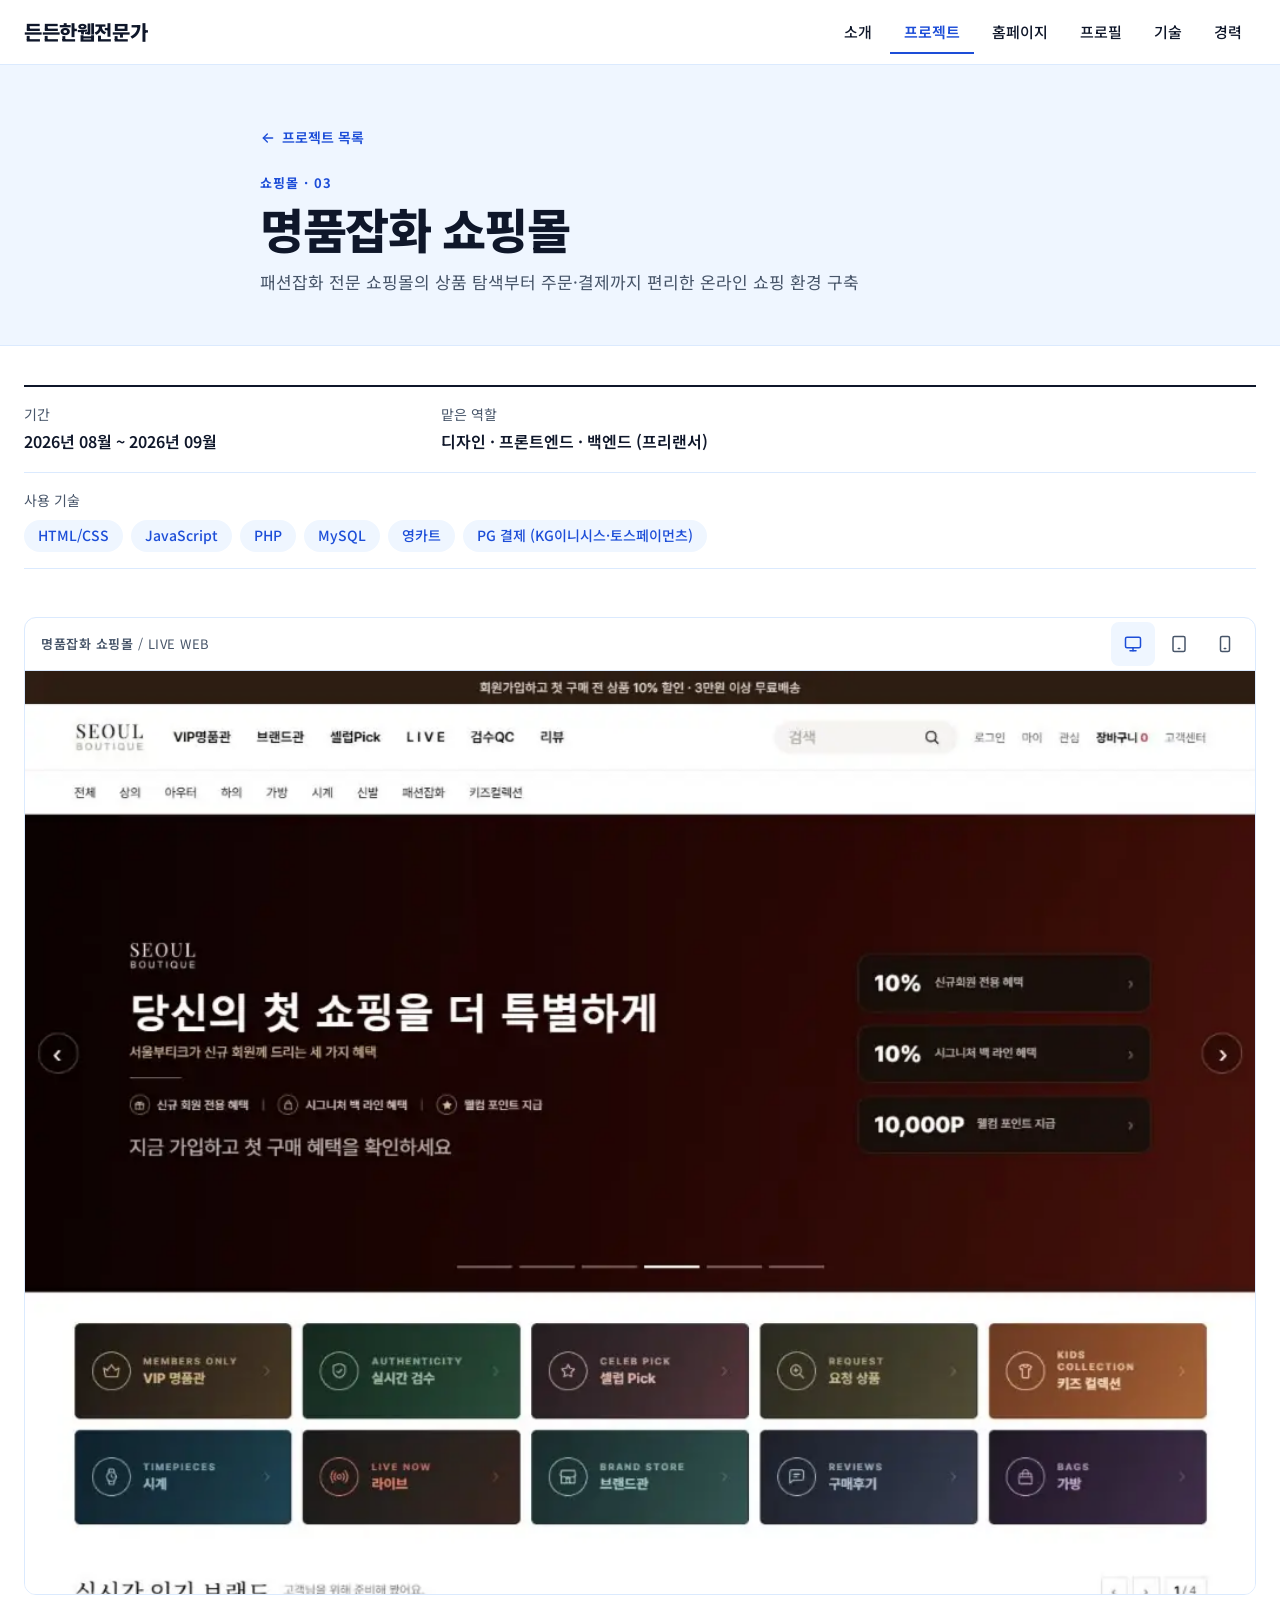
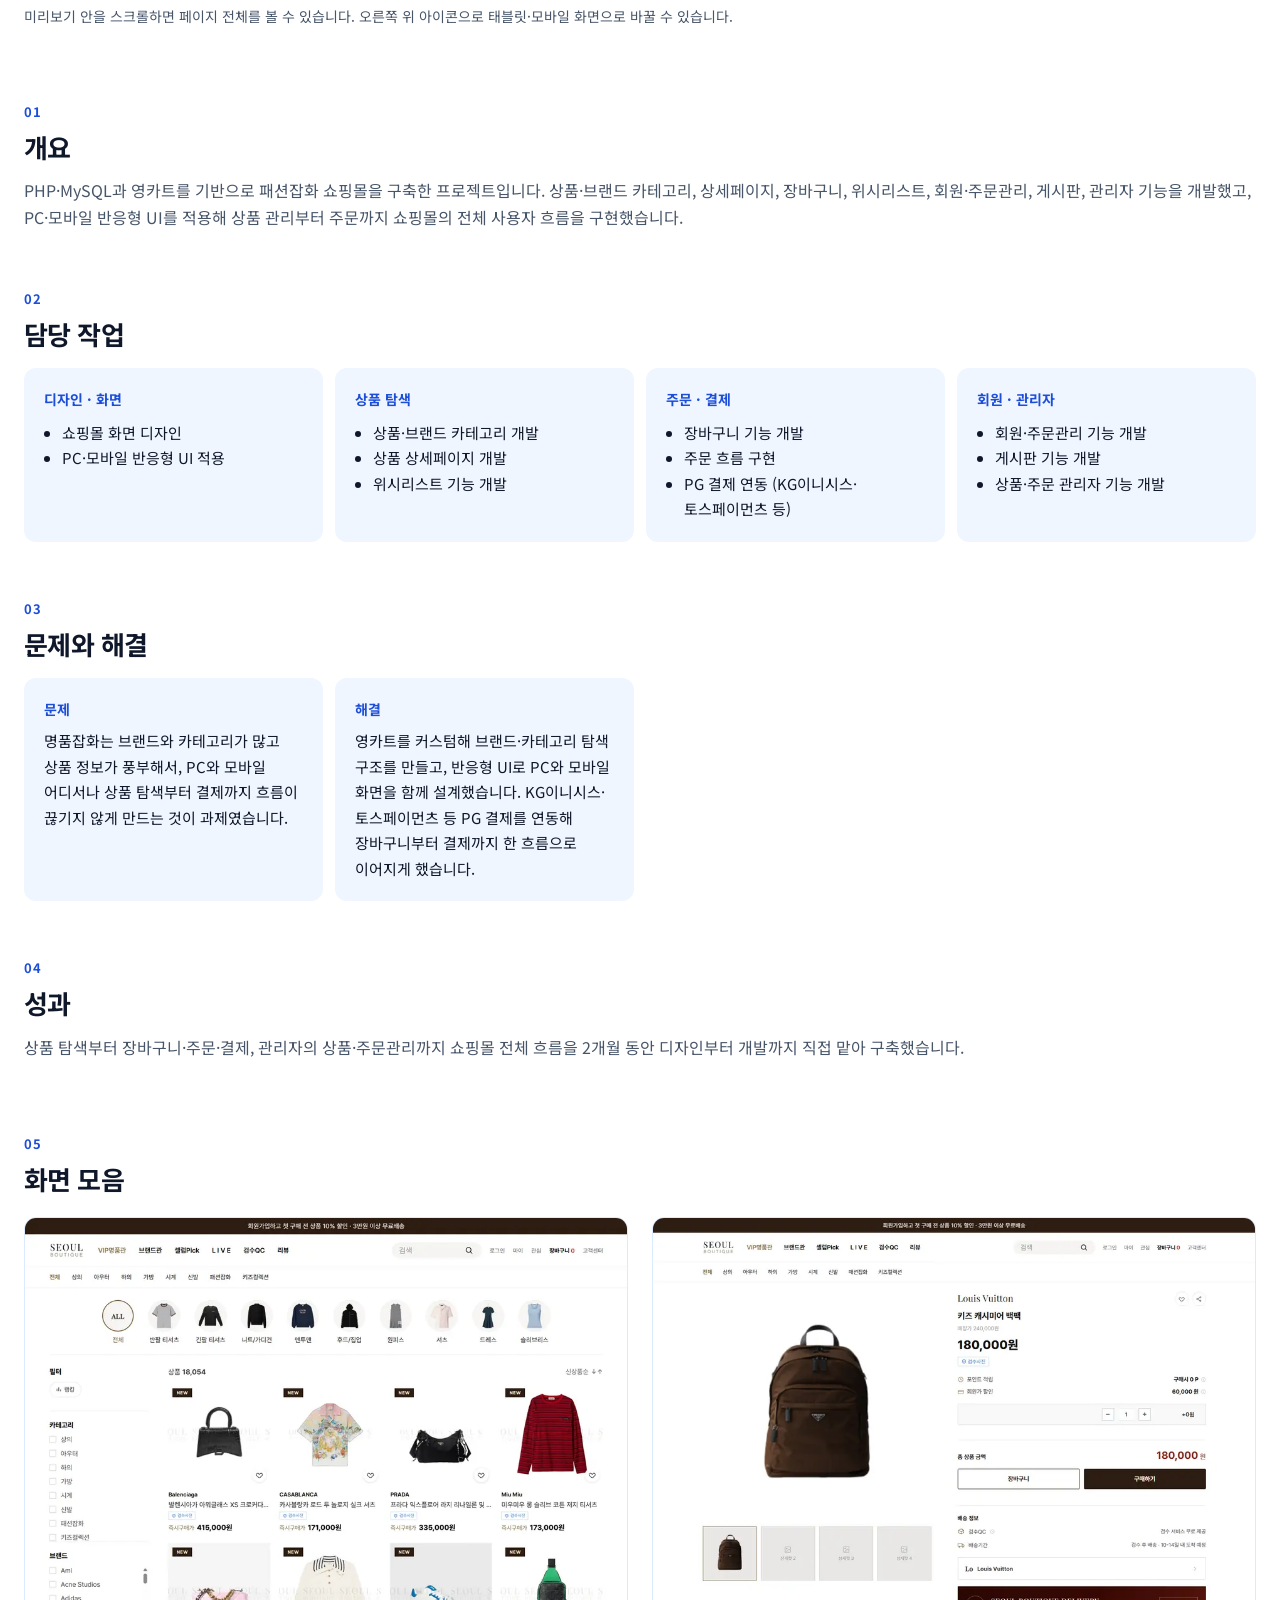
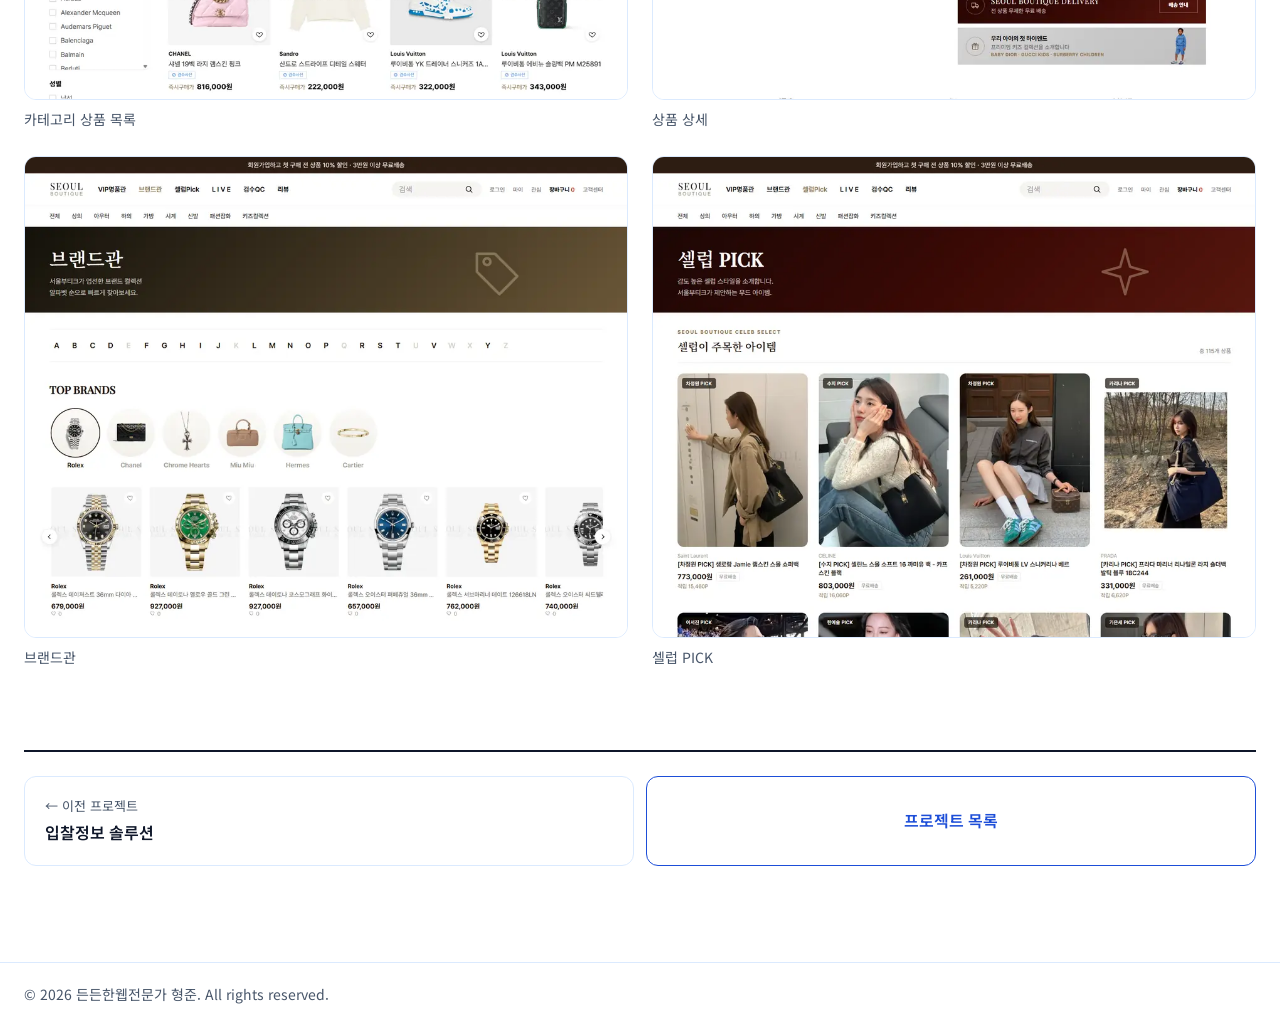
<file: projects/boutique.html>
<!doctype html>
<html lang="ko">
<head>
<meta charset="utf-8">
<meta name="viewport" content="width=device-width, initial-scale=1">
<title>명품잡화 쇼핑몰 · 든든한웹전문가 형준</title>
<link rel="icon" href="../favicon.svg" type="image/svg+xml">
<link rel="icon" href="../favicon-32.png" sizes="32x32" type="image/png">
<link rel="apple-touch-icon" href="../apple-touch-icon.png">
<meta name="theme-color" content="#1D4ED8">
<meta name="description" content="패션잡화 전문 쇼핑몰의 상품 탐색부터 주문·결제까지 편리한 온라인 쇼핑 환경 구축">
<link rel="preconnect" href="https://fonts.googleapis.com">
<link rel="preconnect" href="https://fonts.gstatic.com" crossorigin>
<link rel="stylesheet" href="https://fonts.googleapis.com/css2?family=Noto+Sans+KR:wght@400;500;600;700;800&amp;display=swap">
<link rel="stylesheet" href="../css/style.css">
</head>
<body>
<div class="pf" style="background:#FFFFFF;color:#0F172A;font-size:16px;line-height:1.7">

<header data-header style="position:sticky;top:0;z-index:30;background:#FFFFFF;border-bottom:1px solid #DBEAFE">
  <div style="max-width:1280px;margin:0 auto;padding:0 clamp(16px,3vw,24px);height:clamp(60px,5vw,72px);display:flex;align-items:center;justify-content:space-between;gap:16px">
    <a href="../index.html" aria-label="든든한웹전문가, 메인으로" style="display:inline-flex;align-items:center;min-height:44px;text-decoration:none;color:#0F172A">
      <span style="font-weight:800;font-size:20px;letter-spacing:-0.02em">든든한웹전문가</span>
    </a>
    <span class="show-desk">
      <nav aria-label="주 메뉴">
        <ul style="display:flex;align-items:center;gap:4px;list-style:none;margin:0;padding:0">
          <li><a href="../index.html#about" class="pf-nav__link" style="display:inline-flex;align-items:center;min-height:44px;padding:0 14px;font-size:15px;font-weight:500;color:#0F172A;text-decoration:none">소개</a></li>
          <li><a href="../index.html#projects" class="pf-nav__link" aria-current="page" style="display:inline-flex;align-items:center;min-height:44px;padding:0 14px;font-size:15px;font-weight:600;color:#1D4ED8;text-decoration:none;box-shadow:inset 0 -2px 0 #1D4ED8">프로젝트</a></li>
          <li><a href="../index.html#all-projects" class="pf-nav__link" style="display:inline-flex;align-items:center;min-height:44px;padding:0 14px;font-size:15px;font-weight:500;color:#0F172A;text-decoration:none">홈페이지</a></li>
          <li><a href="../index.html#work" class="pf-nav__link" style="display:inline-flex;align-items:center;min-height:44px;padding:0 14px;font-size:15px;font-weight:500;color:#0F172A;text-decoration:none">프로필</a></li>
          <li><a href="../index.html#skills" class="pf-nav__link" style="display:inline-flex;align-items:center;min-height:44px;padding:0 14px;font-size:15px;font-weight:500;color:#0F172A;text-decoration:none">기술</a></li>
          <li><a href="../index.html#career" class="pf-nav__link" style="display:inline-flex;align-items:center;min-height:44px;padding:0 14px;font-size:15px;font-weight:500;color:#0F172A;text-decoration:none">경력</a></li>
        </ul>
      </nav>
    </span>
    <span class="show-mob">
      <button type="button" class="pf-icon-btn" aria-label="메뉴 열기" aria-expanded="false" data-action="menu" style="width:44px;height:44px;display:inline-flex;align-items:center;justify-content:center;border:1px solid #DBEAFE;border-radius:8px;background:#FFFFFF;color:#0F172A">
        <span class="mi-closed">
          <svg width="22" height="22" viewBox="0 0 24 24" fill="none" stroke="currentColor" stroke-width="2" stroke-linecap="round" aria-hidden="true"><path d="M4 7h16"></path><path d="M4 12h16"></path><path d="M4 17h16"></path></svg>
        </span>
        <span class="mi-open">
          <svg width="22" height="22" viewBox="0 0 24 24" fill="none" stroke="currentColor" stroke-width="2" stroke-linecap="round" aria-hidden="true"><path d="M6 6l12 12"></path><path d="M18 6L6 18"></path></svg>
        </span>
      </button>
    </span>
  </div>
  <div class="mob-menu">
    <nav aria-label="모바일 메뉴" style="border-top:1px solid #DBEAFE;background:#FFFFFF;padding:8px 16px 20px">
      <ul style="list-style:none;margin:0;padding:0;display:flex;flex-direction:column">
        <li><a href="../index.html#about" style="display:flex;align-items:center;min-height:52px;padding:0 4px;border-bottom:1px solid #DBEAFE;font-size:17px;font-weight:500;color:#0F172A;text-decoration:none">소개</a></li>
        <li><a href="../index.html#projects" aria-current="page" style="display:flex;align-items:center;min-height:52px;padding:0 4px;border-bottom:1px solid #DBEAFE;font-size:17px;font-weight:600;color:#1D4ED8;text-decoration:none">프로젝트</a></li>
        <li><a href="../index.html#all-projects" style="display:flex;align-items:center;min-height:52px;padding:0 4px;border-bottom:1px solid #DBEAFE;font-size:17px;font-weight:500;color:#0F172A;text-decoration:none">홈페이지</a></li>
        <li><a href="../index.html#work" style="display:flex;align-items:center;min-height:52px;padding:0 4px;border-bottom:1px solid #DBEAFE;font-size:17px;font-weight:500;color:#0F172A;text-decoration:none">프로필</a></li>
        <li><a href="../index.html#skills" style="display:flex;align-items:center;min-height:52px;padding:0 4px;border-bottom:1px solid #DBEAFE;font-size:17px;font-weight:500;color:#0F172A;text-decoration:none">기술</a></li>
        <li><a href="../index.html#career" style="display:flex;align-items:center;min-height:52px;padding:0 4px;font-size:17px;font-weight:500;color:#0F172A;text-decoration:none">경력</a></li>
      </ul>
    </nav>
  </div>
</header>

<main>
  <!-- 1. 머리 영역 -->
  <div style="background:#EFF6FF;border-bottom:1px solid #DBEAFE">
    <div style="max-width:808px;margin:0 auto;padding:clamp(32px,4vw,56px) clamp(16px,3vw,24px) clamp(32px,4vw,48px)">
      <a href="../index.html#projects" class="pf-link" style="display:inline-flex;align-items:center;gap:6px;min-height:44px;font-size:14px;font-weight:600;color:#1D4ED8;text-decoration:none">
        <svg width="16" height="16" viewBox="0 0 24 24" fill="none" stroke="currentColor" stroke-width="2" stroke-linecap="round" stroke-linejoin="round" aria-hidden="true"><path d="M19 12H5"></path><path d="M11 6l-6 6 6 6"></path></svg>프로젝트 목록</a>
      <p style="margin:12px 0 0;font-size:13px;font-weight:700;letter-spacing:.08em;color:#1D4ED8">쇼핑몰 · 03</p>
      <h1 style="margin:4px 0 0;font-size:clamp(32px,4vw,48px);font-weight:800;line-height:1.25;letter-spacing:-0.03em;white-space:nowrap;overflow:hidden;text-overflow:ellipsis" title="명품잡화 쇼핑몰">명품잡화 쇼핑몰</h1>
      <p style="margin:10px 0 0;font-size:17px;color:#475569">패션잡화 전문 쇼핑몰의 상품 탐색부터 주문·결제까지 편리한 온라인 쇼핑 환경 구축</p>
    </div>
  </div>

  <!-- 2. 요약 정보 -->
  <div style="max-width:1280px;margin:0 auto;padding:clamp(28px,3vw,40px) clamp(16px,3vw,24px) 0">
    <dl style="margin:0;display:flex;flex-wrap:wrap;gap:0;border-top:2px solid #0F172A">
      <div style="flex:1 1 220px;padding:16px 24px 16px 0;border-bottom:1px solid #DBEAFE"><dt style="font-size:14px;color:#475569">기간</dt><dd style="margin:2px 0 0;font-weight:600">2026년 08월 ~ 2026년 09월</dd></div>
      <div style="flex:2 1 420px;padding:16px 0;border-bottom:1px solid #DBEAFE"><dt style="font-size:14px;color:#475569">맡은 역할</dt><dd style="margin:2px 0 0;font-weight:600">디자인 · 프론트엔드 · 백엔드 (프리랜서)</dd></div>
      <div style="flex:1 1 100%;padding:16px 0;border-bottom:1px solid #DBEAFE"><dt style="font-size:14px;color:#475569">사용 기술</dt>
        <dd style="margin:8px 0 0"><ul style="list-style:none;margin:0;padding:0;display:flex;flex-wrap:wrap;gap:8px">
          <li style="display:inline-flex;align-items:center;height:32px;padding:0 14px;border-radius:999px;background:#EFF6FF;color:#1D4ED8;font-size:14px;font-weight:500">HTML/CSS</li>
          <li style="display:inline-flex;align-items:center;height:32px;padding:0 14px;border-radius:999px;background:#EFF6FF;color:#1D4ED8;font-size:14px;font-weight:500">JavaScript</li>
          <li style="display:inline-flex;align-items:center;height:32px;padding:0 14px;border-radius:999px;background:#EFF6FF;color:#1D4ED8;font-size:14px;font-weight:500">PHP</li>
          <li style="display:inline-flex;align-items:center;height:32px;padding:0 14px;border-radius:999px;background:#EFF6FF;color:#1D4ED8;font-size:14px;font-weight:500">MySQL</li>
          <li style="display:inline-flex;align-items:center;height:32px;padding:0 14px;border-radius:999px;background:#EFF6FF;color:#1D4ED8;font-size:14px;font-weight:500">영카트</li>
          <li style="display:inline-flex;align-items:center;height:32px;padding:0 14px;border-radius:999px;background:#EFF6FF;color:#1D4ED8;font-size:14px;font-weight:500">PG 결제 (KG이니시스·토스페이먼츠)</li>
        </ul></dd></div>
    </dl>
  </div>

  <!-- 3. 대표 화면 (PC·모바일 미리보기) -->
  <div style="max-width:1280px;margin:0 auto;padding:clamp(32px,4vw,48px) clamp(16px,3vw,24px) 0">
    <div data-device="desktop" style="border:1px solid #DBEAFE;border-radius:12px;overflow:hidden;background:#FFFFFF">
      <div style="display:flex;align-items:center;justify-content:space-between;gap:12px;padding:4px 8px 4px 16px;border-bottom:1px solid #DBEAFE">
        <span style="font-size:13px;font-weight:600;color:#475569;letter-spacing:.04em;white-space:nowrap;overflow:hidden;text-overflow:ellipsis">명품잡화 쇼핑몰 <span style="font-weight:400">/ LIVE WEB</span></span>
        <div role="group" aria-label="미리보기 기기" style="display:flex;gap:2px">
          <span class="dv dv-desktop"><button type="button" aria-label="데스크톱 화면" aria-pressed="true" style="width:44px;height:44px;border:0;border-radius:8px;background:#EFF6FF;color:#1D4ED8;display:inline-flex;align-items:center;justify-content:center"><svg width="18" height="18" viewBox="0 0 24 24" fill="none" stroke="currentColor" stroke-width="2" stroke-linecap="round" stroke-linejoin="round" aria-hidden="true"><rect x="2" y="3" width="20" height="14" rx="2"></rect><path d="M8 21h8"></path><path d="M12 17v4"></path></svg></button></span>
          <span class="dv dvx-desktop"><button type="button" class="pf-icon-btn" aria-label="데스크톱 화면" aria-pressed="false" data-device-set="desktop" style="width:44px;height:44px;border:0;border-radius:8px;background:#FFFFFF;color:#475569;display:inline-flex;align-items:center;justify-content:center"><svg width="18" height="18" viewBox="0 0 24 24" fill="none" stroke="currentColor" stroke-width="2" stroke-linecap="round" stroke-linejoin="round" aria-hidden="true"><rect x="2" y="3" width="20" height="14" rx="2"></rect><path d="M8 21h8"></path><path d="M12 17v4"></path></svg></button></span>
          <span class="dv dv-tablet"><button type="button" aria-label="태블릿 화면" aria-pressed="true" style="width:44px;height:44px;border:0;border-radius:8px;background:#EFF6FF;color:#1D4ED8;display:inline-flex;align-items:center;justify-content:center"><svg width="18" height="18" viewBox="0 0 24 24" fill="none" stroke="currentColor" stroke-width="2" stroke-linecap="round" stroke-linejoin="round" aria-hidden="true"><rect x="4" y="2" width="16" height="20" rx="2"></rect><path d="M11 18h2"></path></svg></button></span>
          <span class="dv dvx-tablet"><button type="button" class="pf-icon-btn" aria-label="태블릿 화면" aria-pressed="false" data-device-set="tablet" style="width:44px;height:44px;border:0;border-radius:8px;background:#FFFFFF;color:#475569;display:inline-flex;align-items:center;justify-content:center"><svg width="18" height="18" viewBox="0 0 24 24" fill="none" stroke="currentColor" stroke-width="2" stroke-linecap="round" stroke-linejoin="round" aria-hidden="true"><rect x="4" y="2" width="16" height="20" rx="2"></rect><path d="M11 18h2"></path></svg></button></span>
          <span class="dv dv-mobile"><button type="button" aria-label="모바일 화면" aria-pressed="true" style="width:44px;height:44px;border:0;border-radius:8px;background:#EFF6FF;color:#1D4ED8;display:inline-flex;align-items:center;justify-content:center"><svg width="18" height="18" viewBox="0 0 24 24" fill="none" stroke="currentColor" stroke-width="2" stroke-linecap="round" stroke-linejoin="round" aria-hidden="true"><rect x="6" y="2" width="12" height="20" rx="2"></rect><path d="M11 18h2"></path></svg></button></span>
          <span class="dv dvx-mobile"><button type="button" class="pf-icon-btn" aria-label="모바일 화면" aria-pressed="false" data-device-set="mobile" style="width:44px;height:44px;border:0;border-radius:8px;background:#FFFFFF;color:#475569;display:inline-flex;align-items:center;justify-content:center"><svg width="18" height="18" viewBox="0 0 24 24" fill="none" stroke="currentColor" stroke-width="2" stroke-linecap="round" stroke-linejoin="round" aria-hidden="true"><rect x="6" y="2" width="12" height="20" rx="2"></rect><path d="M11 18h2"></path></svg></button></span>
        </div>
      </div>
      <span class="dv dv-desktop">
        <div tabindex="0" aria-label="명품잡화 쇼핑몰 데스크톱 화면, 스크롤 가능" style="aspect-ratio:4/3;height:auto;overflow-y:auto;background:#EFF6FF"><img src="../images/boutique-pc.webp" alt="명품잡화 쇼핑몰 데스크톱 전체 화면" style="display:block;width:100%"></div>
      </span>
      <span class="dv dv-tablet">
        <div style="background:#EFF6FF;display:flex;justify-content:center;padding:24px 16px"><div tabindex="0" aria-label="명품잡화 쇼핑몰 태블릿 화면, 스크롤 가능" style="width:min(100%,500px);aspect-ratio:500/660;height:auto;border:10px solid #0F172A;border-radius:22px;overflow-y:auto;background:#FFFFFF"><img src="../images/boutique-tablet.webp" alt="명품잡화 쇼핑몰 태블릿 전체 화면" style="display:block;width:100%"></div></div>
      </span>
      <span class="dv dv-mobile">
        <div style="background:#EFF6FF;display:flex;justify-content:center;padding:24px 16px"><div tabindex="0" aria-label="명품잡화 쇼핑몰 모바일 화면, 스크롤 가능" style="width:min(100%,300px);aspect-ratio:300/631;height:auto;border:8px solid #0F172A;border-radius:28px;overflow-y:auto;background:#FFFFFF"><img src="../images/boutique-mobile.webp" alt="명품잡화 쇼핑몰 모바일 전체 화면" style="display:block;width:100%"></div></div>
      </span>
    </div>
    <p style="margin:10px 0 0;font-size:14px;color:#475569">미리보기 안을 스크롤하면 페이지 전체를 볼 수 있습니다. 오른쪽 위 아이콘으로 태블릿·모바일 화면으로 바꿀 수 있습니다.</p>
  </div>

  <!-- 4~7. 본문 -->
  <div style="max-width:1280px;margin:0 auto;padding:clamp(48px,6vw,72px) clamp(16px,3vw,24px) 0;display:flex;flex-direction:column;gap:clamp(40px,5vw,56px)">
    <section aria-labelledby="d-overview">
      <p style="margin:0 0 6px;font-size:13px;font-weight:700;letter-spacing:.08em;color:#1D4ED8">01</p>
      <h2 id="d-overview" style="margin:0;font-size:clamp(22px,2.2vw,26px);font-weight:700;line-height:1.4;letter-spacing:-0.02em">개요</h2>
      <p style="margin:12px 0 0;color:#475569">PHP·MySQL과 영카트를 기반으로 패션잡화 쇼핑몰을 구축한 프로젝트입니다. 상품·브랜드 카테고리, 상세페이지, 장바구니, 위시리스트, 회원·주문관리, 게시판, 관리자 기능을 개발했고, PC·모바일 반응형 UI를 적용해 상품 관리부터 주문까지 쇼핑몰의 전체 사용자 흐름을 구현했습니다.</p>
    </section>
    <section aria-labelledby="d-work">
      <p style="margin:0 0 6px;font-size:13px;font-weight:700;letter-spacing:.08em;color:#1D4ED8">02</p>
      <h2 id="d-work" style="margin:0;font-size:clamp(22px,2.2vw,26px);font-weight:700;line-height:1.4;letter-spacing:-0.02em">담당 작업</h2>
      <div style="margin-top:16px;display:grid;grid-template-columns:repeat(auto-fill,minmax(240px,1fr));gap:12px">
        <div style="background:#EFF6FF;border-radius:12px;padding:20px">
          <p style="margin:0;font-size:14px;font-weight:700;color:#1D4ED8">디자인 · 화면</p>
          <ul style="margin:8px 0 0;padding-left:18px;font-size:15px;color:#0F172A;line-height:1.7">
            <li>쇼핑몰 화면 디자인</li>
            <li>PC·모바일 반응형 UI 적용</li>
          </ul>
        </div>
        <div style="background:#EFF6FF;border-radius:12px;padding:20px">
          <p style="margin:0;font-size:14px;font-weight:700;color:#1D4ED8">상품 탐색</p>
          <ul style="margin:8px 0 0;padding-left:18px;font-size:15px;color:#0F172A;line-height:1.7">
            <li>상품·브랜드 카테고리 개발</li>
            <li>상품 상세페이지 개발</li>
            <li>위시리스트 기능 개발</li>
          </ul>
        </div>
        <div style="background:#EFF6FF;border-radius:12px;padding:20px">
          <p style="margin:0;font-size:14px;font-weight:700;color:#1D4ED8">주문 · 결제</p>
          <ul style="margin:8px 0 0;padding-left:18px;font-size:15px;color:#0F172A;line-height:1.7">
            <li>장바구니 기능 개발</li>
            <li>주문 흐름 구현</li>
            <li>PG 결제 연동 (KG이니시스·토스페이먼츠 등)</li>
          </ul>
        </div>
        <div style="background:#EFF6FF;border-radius:12px;padding:20px">
          <p style="margin:0;font-size:14px;font-weight:700;color:#1D4ED8">회원 · 관리자</p>
          <ul style="margin:8px 0 0;padding-left:18px;font-size:15px;color:#0F172A;line-height:1.7">
            <li>회원·주문관리 기능 개발</li>
            <li>게시판 기능 개발</li>
            <li>상품·주문 관리자 기능 개발</li>
          </ul>
        </div>
      </div>
    </section>
    <section aria-labelledby="d-problem">
      <p style="margin:0 0 6px;font-size:13px;font-weight:700;letter-spacing:.08em;color:#1D4ED8">03</p>
      <h2 id="d-problem" style="margin:0;font-size:clamp(22px,2.2vw,26px);font-weight:700;line-height:1.4;letter-spacing:-0.02em">문제와 해결</h2>
      <div style="margin-top:16px;display:grid;grid-template-columns:repeat(auto-fill,minmax(260px,1fr));gap:12px">
        <div style="background:#EFF6FF;border-radius:12px;padding:20px">
          <p style="margin:0;font-size:14px;font-weight:700;color:#1D4ED8">문제</p>
          <p style="margin:6px 0 0;font-size:15px;color:#0F172A">명품잡화는 브랜드와 카테고리가 많고 상품 정보가 풍부해서, PC와 모바일 어디서나 상품 탐색부터 결제까지 흐름이 끊기지 않게 만드는 것이 과제였습니다.</p>
        </div>
        <div style="background:#EFF6FF;border-radius:12px;padding:20px">
          <p style="margin:0;font-size:14px;font-weight:700;color:#1D4ED8">해결</p>
          <p style="margin:6px 0 0;font-size:15px;color:#0F172A">영카트를 커스텀해 브랜드·카테고리 탐색 구조를 만들고, 반응형 UI로 PC와 모바일 화면을 함께 설계했습니다. KG이니시스·토스페이먼츠 등 PG 결제를 연동해 장바구니부터 결제까지 한 흐름으로 이어지게 했습니다.</p>
        </div>
      </div>
    </section>
    <section aria-labelledby="d-result">
      <p style="margin:0 0 6px;font-size:13px;font-weight:700;letter-spacing:.08em;color:#1D4ED8">04</p>
      <h2 id="d-result" style="margin:0;font-size:clamp(22px,2.2vw,26px);font-weight:700;line-height:1.4;letter-spacing:-0.02em">성과</h2>
      <p style="margin:12px 0 0;color:#475569">상품 탐색부터 장바구니·주문·결제, 관리자의 상품·주문관리까지 쇼핑몰 전체 흐름을 2개월 동안 디자인부터 개발까지 직접 맡아 구축했습니다.</p>
    </section>
  </div>

  <!-- 8. 화면 모음 -->
  <section aria-labelledby="d-screens" style="max-width:1280px;margin:0 auto;padding:clamp(48px,6vw,72px) clamp(16px,3vw,24px) 0">
    <p style="margin:0 0 6px;font-size:13px;font-weight:700;letter-spacing:.08em;color:#1D4ED8">05</p>
    <h2 id="d-screens" style="margin:0 0 20px;font-size:clamp(22px,2.2vw,26px);font-weight:700;line-height:1.4;letter-spacing:-0.02em">화면 모음</h2>
    <ul style="list-style:none;margin:0;padding:0;display:grid;grid-template-columns:repeat(auto-fill,minmax(min(100%,480px),1fr));gap:24px">
      <li><figure style="margin:0"><img src="../images/boutique-screen-1.webp" alt="카테고리 상품 목록 화면: 필터와 상품 리스트" loading="lazy" style="display:block;width:100%;aspect-ratio:1474/1178;object-fit:cover;object-position:top;border:1px solid #DBEAFE;border-radius:12px"><figcaption style="margin-top:8px;font-size:14px;color:#475569">카테고리 상품 목록</figcaption></figure></li>
      <li><figure style="margin:0"><img src="../images/boutique-screen-2.webp" alt="상품 상세 화면: 가격·검수사진·배송 정보" loading="lazy" style="display:block;width:100%;aspect-ratio:1474/1178;object-fit:cover;object-position:top;border:1px solid #DBEAFE;border-radius:12px"><figcaption style="margin-top:8px;font-size:14px;color:#475569">상품 상세</figcaption></figure></li>
      <li><figure style="margin:0"><img src="../images/boutique-screen-3.webp" alt="브랜드관 화면: 알파벳 찾기와 TOP BRANDS" loading="lazy" style="display:block;width:100%;aspect-ratio:1474/1178;object-fit:cover;object-position:top;border:1px solid #DBEAFE;border-radius:12px"><figcaption style="margin-top:8px;font-size:14px;color:#475569">브랜드관</figcaption></figure></li>
      <li><figure style="margin:0"><img src="../images/boutique-screen-4.webp" alt="셀럽 PICK 화면: 셀럽이 주목한 아이템 목록" loading="lazy" style="display:block;width:100%;aspect-ratio:1474/1178;object-fit:cover;object-position:top;border:1px solid #DBEAFE;border-radius:12px"><figcaption style="margin-top:8px;font-size:14px;color:#475569">셀럽 PICK</figcaption></figure></li>
    </ul>
  </section>

  <!-- 9. 하단 이동 -->
  <nav aria-label="다른 프로젝트" style="max-width:1280px;margin:0 auto;padding:clamp(56px,7vw,80px) clamp(16px,3vw,24px) clamp(64px,8vw,96px)">
    <div style="display:grid;grid-template-columns:repeat(auto-fit,minmax(240px,1fr));gap:12px;border-top:2px solid #0F172A;padding-top:24px">
      <a href="bidk.html" class="pf-card" style="display:flex;flex-direction:column;gap:2px;padding:18px 20px;border:1px solid #DBEAFE;border-radius:12px;text-decoration:none;color:#0F172A;min-width:0">
        <span style="font-size:13px;color:#475569">← 이전 프로젝트</span><span style="max-width:100%;font-weight:600;white-space:nowrap;overflow:hidden;text-overflow:ellipsis">입찰정보 솔루션</span></a>
      <a href="../index.html#projects" class="pf-btn--secondary" style="display:flex;align-items:center;justify-content:center;gap:6px;padding:18px 20px;border:1px solid #1D4ED8;border-radius:12px;text-decoration:none;color:#1D4ED8;font-weight:600;background:#FFFFFF">프로젝트 목록</a>
    </div>
  </nav>
</main>

<footer style="border-top:1px solid #DBEAFE;background:#FFFFFF">
  <div style="max-width:1280px;margin:0 auto;padding:20px clamp(16px,3vw,24px);display:flex;flex-wrap:wrap;align-items:center;justify-content:space-between;gap:8px;font-size:14px;color:#475569">
    <p style="margin:0">© 2026 든든한웹전문가 형준. All rights reserved.</p>
  </div>
</footer>
</div>
<script src="../js/main.js"></script>
</body>
</html>
</file>
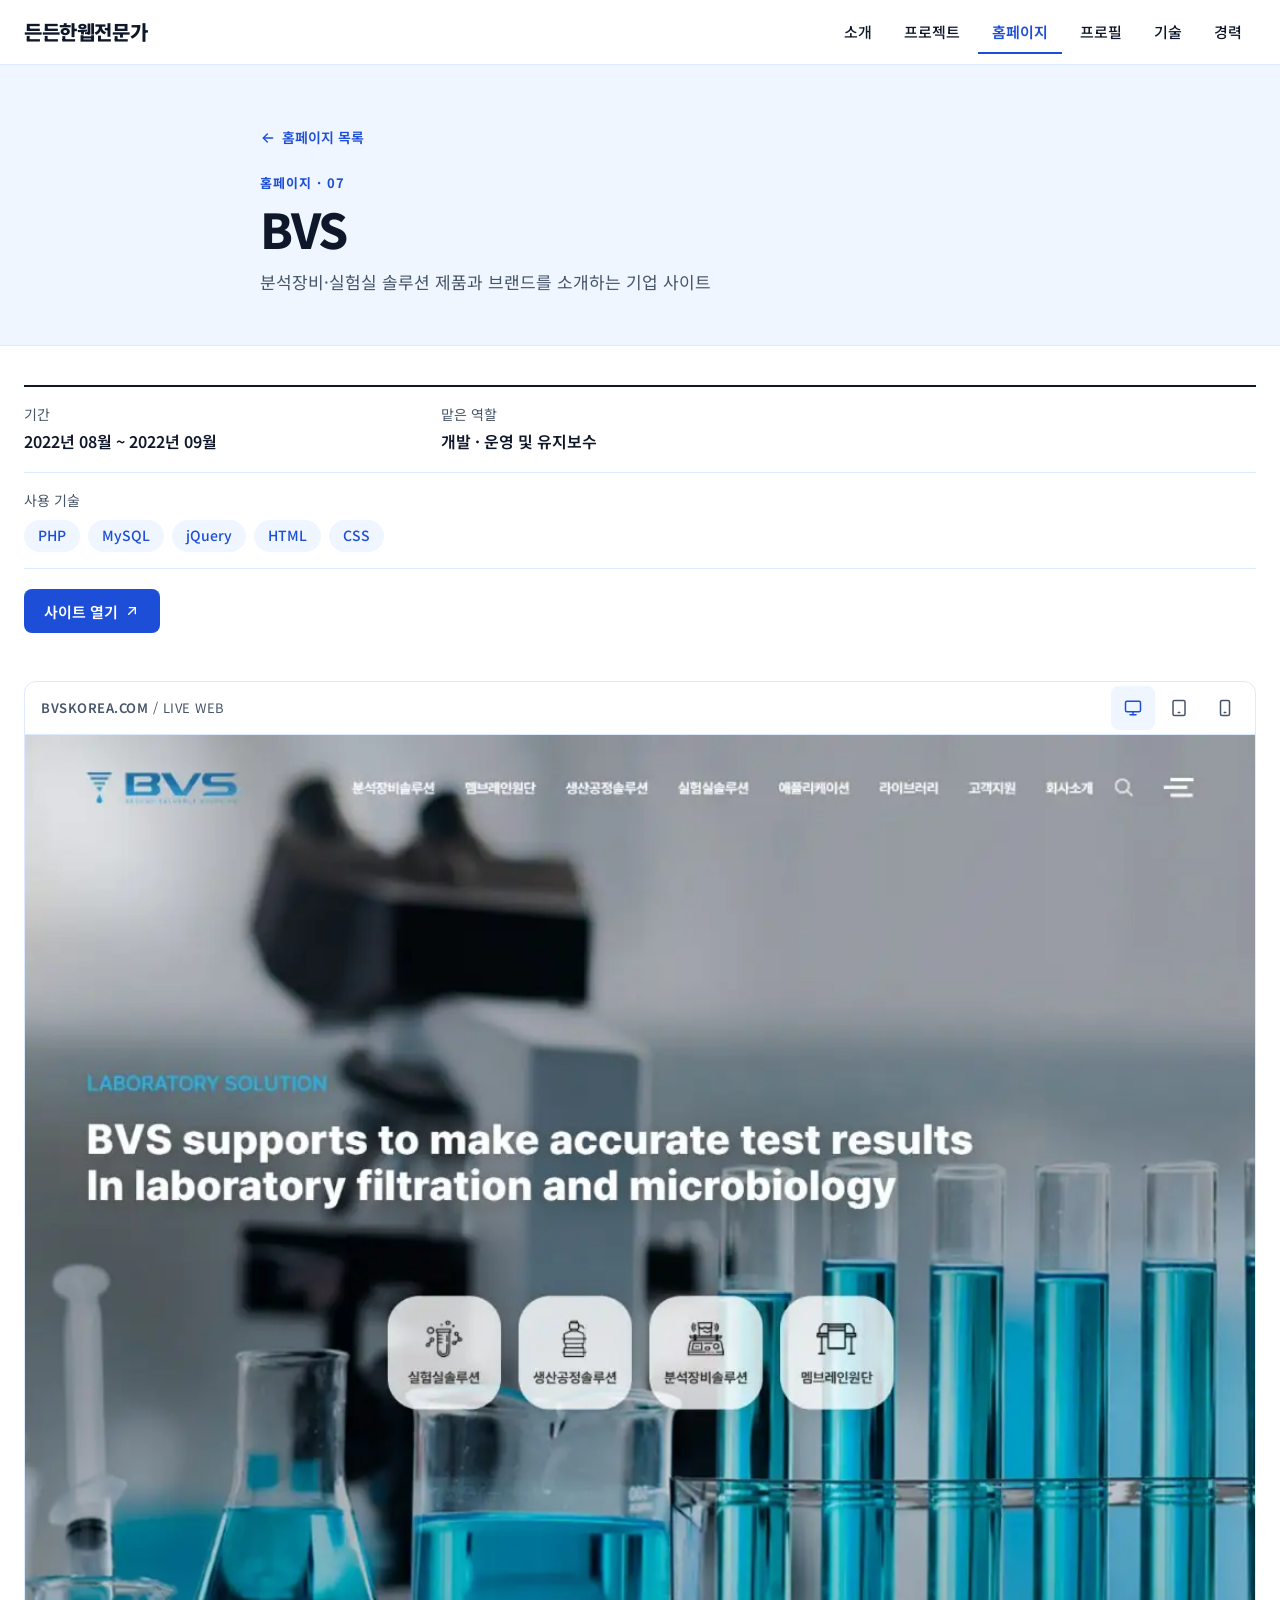
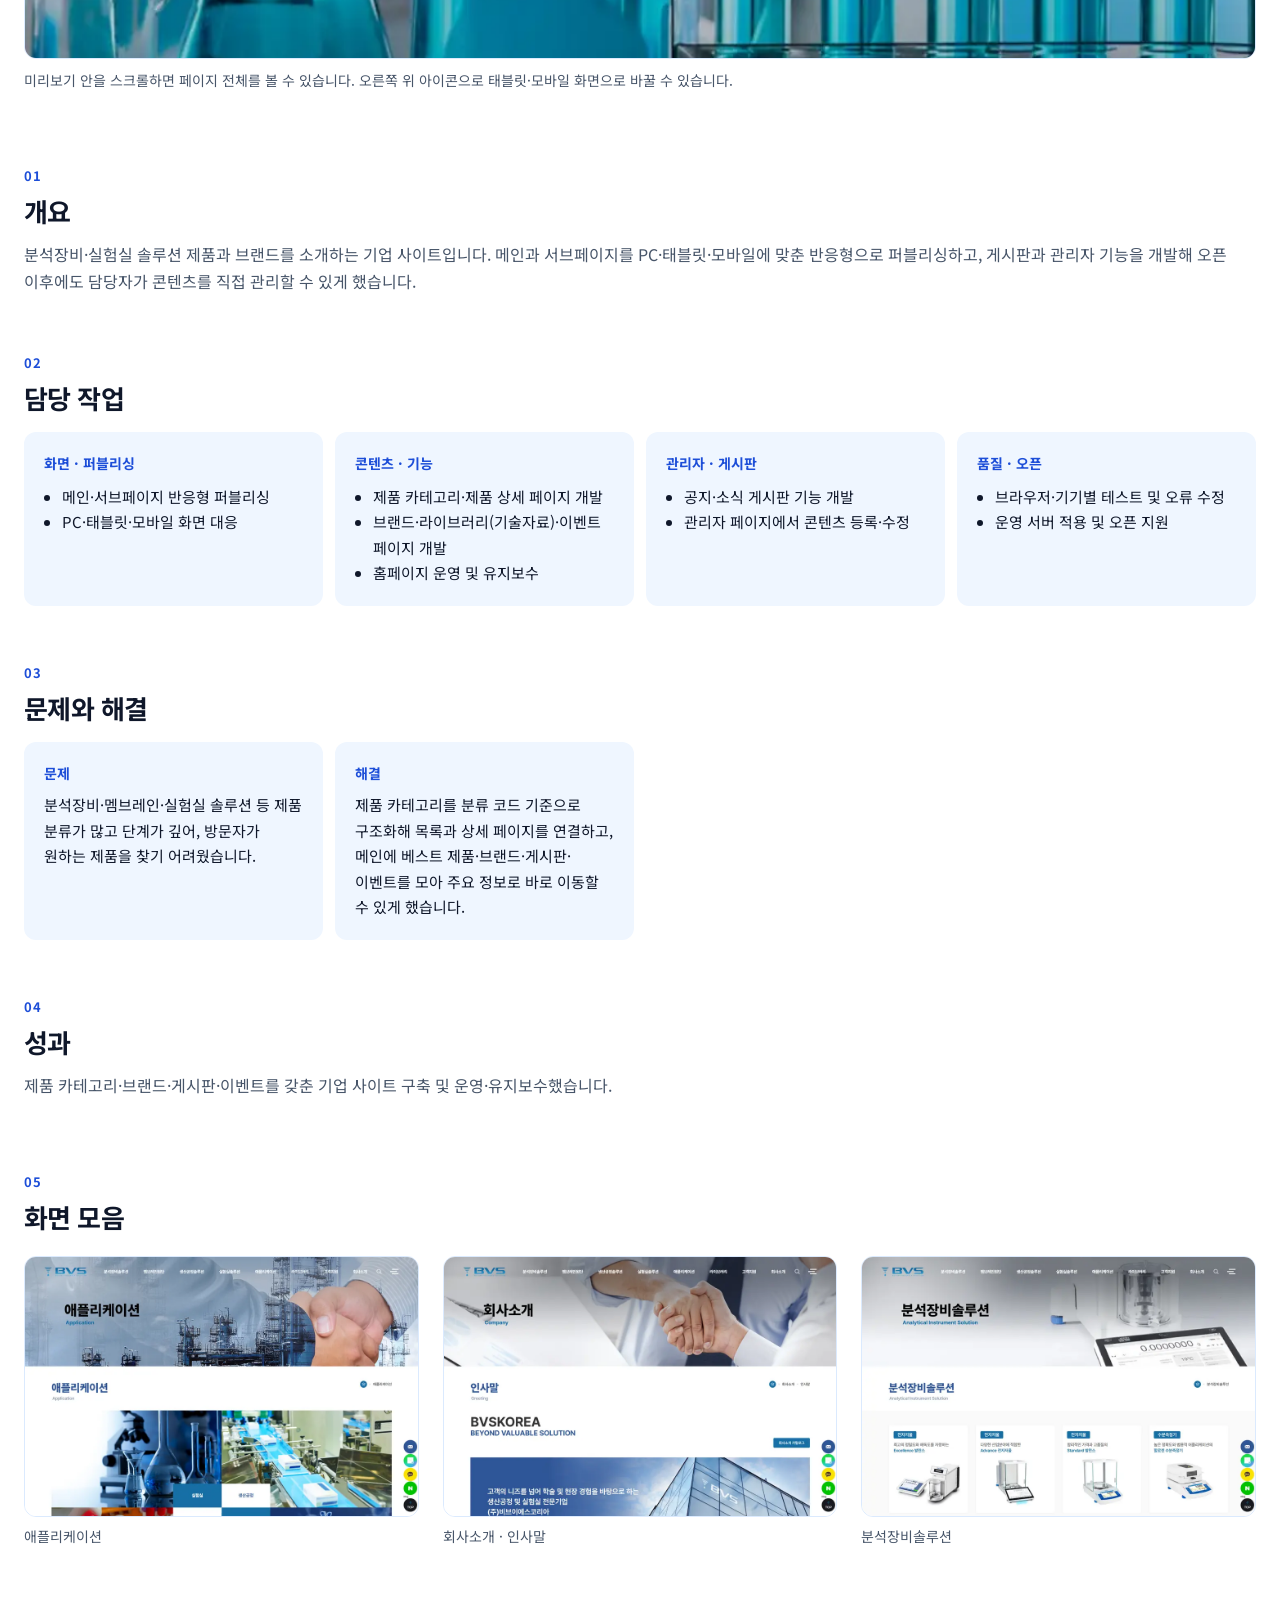
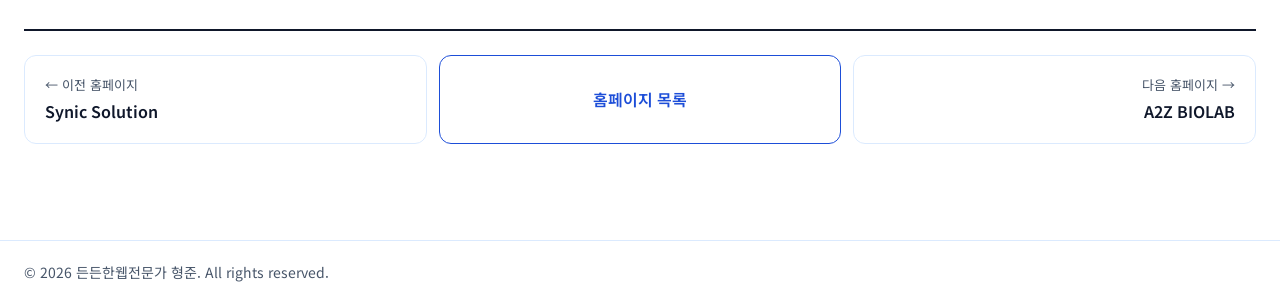
<file: projects/bvs.html>
<!doctype html>
<html lang="ko">
<head>
<meta charset="utf-8">
<meta name="viewport" content="width=device-width, initial-scale=1">
<title>BVS · 든든한웹전문가 형준</title>
<link rel="icon" href="../favicon.svg" type="image/svg+xml">
<link rel="icon" href="../favicon-32.png" sizes="32x32" type="image/png">
<link rel="apple-touch-icon" href="../apple-touch-icon.png">
<meta name="theme-color" content="#1D4ED8">
<meta name="description" content="분석장비·실험실 솔루션 제품과 브랜드를 소개하는 기업 사이트">
<link rel="preconnect" href="https://fonts.googleapis.com">
<link rel="preconnect" href="https://fonts.gstatic.com" crossorigin>
<link rel="stylesheet" href="https://fonts.googleapis.com/css2?family=Noto+Sans+KR:wght@400;500;600;700;800&amp;display=swap">
<link rel="stylesheet" href="../css/style.css">
</head>
<body>
<div class="pf" style="background:#FFFFFF;color:#0F172A;font-size:16px;line-height:1.7">

<header data-header style="position:sticky;top:0;z-index:30;background:#FFFFFF;border-bottom:1px solid #DBEAFE">
  <div style="max-width:1280px;margin:0 auto;padding:0 clamp(16px,3vw,24px);height:clamp(60px,5vw,72px);display:flex;align-items:center;justify-content:space-between;gap:16px">
    <a href="../index.html" aria-label="든든한웹전문가, 메인으로" style="display:inline-flex;align-items:center;min-height:44px;text-decoration:none;color:#0F172A">
      <span style="font-weight:800;font-size:20px;letter-spacing:-0.02em">든든한웹전문가</span>
    </a>
    <span class="show-desk">
      <nav aria-label="주 메뉴">
        <ul style="display:flex;align-items:center;gap:4px;list-style:none;margin:0;padding:0">
          <li><a href="../index.html#about" class="pf-nav__link" style="display:inline-flex;align-items:center;min-height:44px;padding:0 14px;font-size:15px;font-weight:500;color:#0F172A;text-decoration:none">소개</a></li>
          <li><a href="../index.html#projects" class="pf-nav__link" style="display:inline-flex;align-items:center;min-height:44px;padding:0 14px;font-size:15px;font-weight:500;color:#0F172A;text-decoration:none">프로젝트</a></li>
          <li><a href="../index.html#all-projects" class="pf-nav__link" aria-current="page" style="display:inline-flex;align-items:center;min-height:44px;padding:0 14px;font-size:15px;font-weight:600;color:#1D4ED8;text-decoration:none;box-shadow:inset 0 -2px 0 #1D4ED8">홈페이지</a></li>
          <li><a href="../index.html#work" class="pf-nav__link" style="display:inline-flex;align-items:center;min-height:44px;padding:0 14px;font-size:15px;font-weight:500;color:#0F172A;text-decoration:none">프로필</a></li>
          <li><a href="../index.html#skills" class="pf-nav__link" style="display:inline-flex;align-items:center;min-height:44px;padding:0 14px;font-size:15px;font-weight:500;color:#0F172A;text-decoration:none">기술</a></li>
          <li><a href="../index.html#career" class="pf-nav__link" style="display:inline-flex;align-items:center;min-height:44px;padding:0 14px;font-size:15px;font-weight:500;color:#0F172A;text-decoration:none">경력</a></li>
        </ul>
      </nav>
    </span>
    <span class="show-mob">
      <button type="button" class="pf-icon-btn" aria-label="메뉴 열기" aria-expanded="false" data-action="menu" style="width:44px;height:44px;display:inline-flex;align-items:center;justify-content:center;border:1px solid #DBEAFE;border-radius:8px;background:#FFFFFF;color:#0F172A">
        <span class="mi-closed">
          <svg width="22" height="22" viewBox="0 0 24 24" fill="none" stroke="currentColor" stroke-width="2" stroke-linecap="round" aria-hidden="true"><path d="M4 7h16"></path><path d="M4 12h16"></path><path d="M4 17h16"></path></svg>
        </span>
        <span class="mi-open">
          <svg width="22" height="22" viewBox="0 0 24 24" fill="none" stroke="currentColor" stroke-width="2" stroke-linecap="round" aria-hidden="true"><path d="M6 6l12 12"></path><path d="M18 6L6 18"></path></svg>
        </span>
      </button>
    </span>
  </div>
  <div class="mob-menu">
    <nav aria-label="모바일 메뉴" style="border-top:1px solid #DBEAFE;background:#FFFFFF;padding:8px 16px 20px">
      <ul style="list-style:none;margin:0;padding:0;display:flex;flex-direction:column">
        <li><a href="../index.html#about" style="display:flex;align-items:center;min-height:52px;padding:0 4px;border-bottom:1px solid #DBEAFE;font-size:17px;font-weight:500;color:#0F172A;text-decoration:none">소개</a></li>
        <li><a href="../index.html#projects" style="display:flex;align-items:center;min-height:52px;padding:0 4px;border-bottom:1px solid #DBEAFE;font-size:17px;font-weight:500;color:#0F172A;text-decoration:none">프로젝트</a></li>
        <li><a href="../index.html#all-projects" aria-current="page" style="display:flex;align-items:center;min-height:52px;padding:0 4px;border-bottom:1px solid #DBEAFE;font-size:17px;font-weight:600;color:#1D4ED8;text-decoration:none">홈페이지</a></li>
        <li><a href="../index.html#work" style="display:flex;align-items:center;min-height:52px;padding:0 4px;border-bottom:1px solid #DBEAFE;font-size:17px;font-weight:500;color:#0F172A;text-decoration:none">프로필</a></li>
        <li><a href="../index.html#skills" style="display:flex;align-items:center;min-height:52px;padding:0 4px;border-bottom:1px solid #DBEAFE;font-size:17px;font-weight:500;color:#0F172A;text-decoration:none">기술</a></li>
        <li><a href="../index.html#career" style="display:flex;align-items:center;min-height:52px;padding:0 4px;font-size:17px;font-weight:500;color:#0F172A;text-decoration:none">경력</a></li>
      </ul>
    </nav>
  </div>
</header>

<main>
  <!-- 1. 머리 영역 -->
  <div style="background:#EFF6FF;border-bottom:1px solid #DBEAFE">
    <div style="max-width:808px;margin:0 auto;padding:clamp(32px,4vw,56px) clamp(16px,3vw,24px) clamp(32px,4vw,48px)">
      <a href="../index.html#all-projects" class="pf-link" style="display:inline-flex;align-items:center;gap:6px;min-height:44px;font-size:14px;font-weight:600;color:#1D4ED8;text-decoration:none">
        <svg width="16" height="16" viewBox="0 0 24 24" fill="none" stroke="currentColor" stroke-width="2" stroke-linecap="round" stroke-linejoin="round" aria-hidden="true"><path d="M19 12H5"></path><path d="M11 6l-6 6 6 6"></path></svg>홈페이지 목록</a>
      <p style="margin:12px 0 0;font-size:13px;font-weight:700;letter-spacing:.08em;color:#1D4ED8">홈페이지 · 07</p>
      <h1 style="margin:4px 0 0;font-size:clamp(32px,4vw,48px);font-weight:800;line-height:1.25;letter-spacing:-0.03em;white-space:nowrap;overflow:hidden;text-overflow:ellipsis" title="BVS">BVS</h1>
      <p style="margin:10px 0 0;font-size:17px;color:#475569">분석장비·실험실 솔루션 제품과 브랜드를 소개하는 기업 사이트</p>
    </div>
  </div>

  <!-- 2. 요약 정보 -->
  <div style="max-width:1280px;margin:0 auto;padding:clamp(28px,3vw,40px) clamp(16px,3vw,24px) 0">
    <dl style="margin:0;display:flex;flex-wrap:wrap;gap:0;border-top:2px solid #0F172A">
      <div style="flex:1 1 220px;padding:16px 24px 16px 0;border-bottom:1px solid #DBEAFE"><dt style="font-size:14px;color:#475569">기간</dt><dd style="margin:2px 0 0;font-weight:600">2022년 08월 ~ 2022년 09월</dd></div>
      <div style="flex:2 1 420px;padding:16px 0;border-bottom:1px solid #DBEAFE"><dt style="font-size:14px;color:#475569">맡은 역할</dt><dd style="margin:2px 0 0;font-weight:600">개발 · 운영 및 유지보수</dd></div>
      <div style="flex:1 1 100%;padding:16px 0;border-bottom:1px solid #DBEAFE"><dt style="font-size:14px;color:#475569">사용 기술</dt>
        <dd style="margin:8px 0 0"><ul style="list-style:none;margin:0;padding:0;display:flex;flex-wrap:wrap;gap:8px">
          <li style="display:inline-flex;align-items:center;height:32px;padding:0 14px;border-radius:999px;background:#EFF6FF;color:#1D4ED8;font-size:14px;font-weight:500">PHP</li>
          <li style="display:inline-flex;align-items:center;height:32px;padding:0 14px;border-radius:999px;background:#EFF6FF;color:#1D4ED8;font-size:14px;font-weight:500">MySQL</li>
          <li style="display:inline-flex;align-items:center;height:32px;padding:0 14px;border-radius:999px;background:#EFF6FF;color:#1D4ED8;font-size:14px;font-weight:500">jQuery</li>
          <li style="display:inline-flex;align-items:center;height:32px;padding:0 14px;border-radius:999px;background:#EFF6FF;color:#1D4ED8;font-size:14px;font-weight:500">HTML</li>
          <li style="display:inline-flex;align-items:center;height:32px;padding:0 14px;border-radius:999px;background:#EFF6FF;color:#1D4ED8;font-size:14px;font-weight:500">CSS</li>
        </ul></dd></div>
    </dl>
    <div style="display:flex;flex-wrap:wrap;gap:8px;margin-top:20px">
      <a href="https://bvskorea.com" target="_blank" rel="noopener" class="pf-btn--primary" style="display:inline-flex;align-items:center;gap:6px;min-height:44px;padding:0 20px;border-radius:8px;background:#1D4ED8;color:#FFFFFF;font-size:15px;font-weight:600;text-decoration:none">사이트 열기
        <svg width="16" height="16" viewBox="0 0 24 24" fill="none" stroke="currentColor" stroke-width="2" stroke-linecap="round" stroke-linejoin="round" aria-hidden="true"><path d="M7 17L17 7"></path><path d="M8 7h9v9"></path></svg></a>
    </div>
  </div>

  <!-- 3. 대표 화면 (PC·모바일 미리보기) -->
  <div style="max-width:1280px;margin:0 auto;padding:clamp(32px,4vw,48px) clamp(16px,3vw,24px) 0">
    <div data-device="desktop" style="border:1px solid #DBEAFE;border-radius:12px;overflow:hidden;background:#FFFFFF">
      <div style="display:flex;align-items:center;justify-content:space-between;gap:12px;padding:4px 8px 4px 16px;border-bottom:1px solid #DBEAFE">
        <span style="font-size:13px;font-weight:600;color:#475569;letter-spacing:.04em;white-space:nowrap;overflow:hidden;text-overflow:ellipsis">BVSKOREA.COM <span style="font-weight:400">/ LIVE WEB</span></span>
        <div role="group" aria-label="미리보기 기기" style="display:flex;gap:2px">
          <span class="dv dv-desktop"><button type="button" aria-label="데스크톱 화면" aria-pressed="true" style="width:44px;height:44px;border:0;border-radius:8px;background:#EFF6FF;color:#1D4ED8;display:inline-flex;align-items:center;justify-content:center"><svg width="18" height="18" viewBox="0 0 24 24" fill="none" stroke="currentColor" stroke-width="2" stroke-linecap="round" stroke-linejoin="round" aria-hidden="true"><rect x="2" y="3" width="20" height="14" rx="2"></rect><path d="M8 21h8"></path><path d="M12 17v4"></path></svg></button></span>
          <span class="dv dvx-desktop"><button type="button" class="pf-icon-btn" aria-label="데스크톱 화면" aria-pressed="false" data-device-set="desktop" style="width:44px;height:44px;border:0;border-radius:8px;background:#FFFFFF;color:#475569;display:inline-flex;align-items:center;justify-content:center"><svg width="18" height="18" viewBox="0 0 24 24" fill="none" stroke="currentColor" stroke-width="2" stroke-linecap="round" stroke-linejoin="round" aria-hidden="true"><rect x="2" y="3" width="20" height="14" rx="2"></rect><path d="M8 21h8"></path><path d="M12 17v4"></path></svg></button></span>
          <span class="dv dv-tablet"><button type="button" aria-label="태블릿 화면" aria-pressed="true" style="width:44px;height:44px;border:0;border-radius:8px;background:#EFF6FF;color:#1D4ED8;display:inline-flex;align-items:center;justify-content:center"><svg width="18" height="18" viewBox="0 0 24 24" fill="none" stroke="currentColor" stroke-width="2" stroke-linecap="round" stroke-linejoin="round" aria-hidden="true"><rect x="4" y="2" width="16" height="20" rx="2"></rect><path d="M11 18h2"></path></svg></button></span>
          <span class="dv dvx-tablet"><button type="button" class="pf-icon-btn" aria-label="태블릿 화면" aria-pressed="false" data-device-set="tablet" style="width:44px;height:44px;border:0;border-radius:8px;background:#FFFFFF;color:#475569;display:inline-flex;align-items:center;justify-content:center"><svg width="18" height="18" viewBox="0 0 24 24" fill="none" stroke="currentColor" stroke-width="2" stroke-linecap="round" stroke-linejoin="round" aria-hidden="true"><rect x="4" y="2" width="16" height="20" rx="2"></rect><path d="M11 18h2"></path></svg></button></span>
          <span class="dv dv-mobile"><button type="button" aria-label="모바일 화면" aria-pressed="true" style="width:44px;height:44px;border:0;border-radius:8px;background:#EFF6FF;color:#1D4ED8;display:inline-flex;align-items:center;justify-content:center"><svg width="18" height="18" viewBox="0 0 24 24" fill="none" stroke="currentColor" stroke-width="2" stroke-linecap="round" stroke-linejoin="round" aria-hidden="true"><rect x="6" y="2" width="12" height="20" rx="2"></rect><path d="M11 18h2"></path></svg></button></span>
          <span class="dv dvx-mobile"><button type="button" class="pf-icon-btn" aria-label="모바일 화면" aria-pressed="false" data-device-set="mobile" style="width:44px;height:44px;border:0;border-radius:8px;background:#FFFFFF;color:#475569;display:inline-flex;align-items:center;justify-content:center"><svg width="18" height="18" viewBox="0 0 24 24" fill="none" stroke="currentColor" stroke-width="2" stroke-linecap="round" stroke-linejoin="round" aria-hidden="true"><rect x="6" y="2" width="12" height="20" rx="2"></rect><path d="M11 18h2"></path></svg></button></span>
        </div>
      </div>
      <span class="dv dv-desktop">
        <div tabindex="0" aria-label="BVS 데스크톱 화면, 스크롤 가능" style="aspect-ratio:4/3;height:auto;overflow-y:auto;background:#EFF6FF"><img src="../images/bvs-pc.webp" alt="BVS 데스크톱 전체 화면" style="display:block;width:100%"></div>
      </span>
      <span class="dv dv-tablet">
        <div style="background:#EFF6FF;display:flex;justify-content:center;padding:24px 16px"><div tabindex="0" aria-label="BVS 태블릿 화면, 스크롤 가능" style="width:min(100%,500px);aspect-ratio:500/660;height:auto;border:10px solid #0F172A;border-radius:22px;overflow-y:auto;background:#FFFFFF"><img src="../images/bvs-tablet.webp" alt="BVS 태블릿 전체 화면" style="display:block;width:100%"></div></div>
      </span>
      <span class="dv dv-mobile">
        <div style="background:#EFF6FF;display:flex;justify-content:center;padding:24px 16px"><div tabindex="0" aria-label="BVS 모바일 화면, 스크롤 가능" style="width:min(100%,300px);aspect-ratio:300/631;height:auto;border:8px solid #0F172A;border-radius:28px;overflow-y:auto;background:#FFFFFF"><img src="../images/bvs-mobile.webp" alt="BVS 모바일 전체 화면" style="display:block;width:100%"></div></div>
      </span>
    </div>
    <p style="margin:10px 0 0;font-size:14px;color:#475569">미리보기 안을 스크롤하면 페이지 전체를 볼 수 있습니다. 오른쪽 위 아이콘으로 태블릿·모바일 화면으로 바꿀 수 있습니다.</p>
  </div>

  <!-- 4~7. 본문 -->
  <div style="max-width:1280px;margin:0 auto;padding:clamp(48px,6vw,72px) clamp(16px,3vw,24px) 0;display:flex;flex-direction:column;gap:clamp(40px,5vw,56px)">
    <section aria-labelledby="d-overview">
      <p style="margin:0 0 6px;font-size:13px;font-weight:700;letter-spacing:.08em;color:#1D4ED8">01</p>
      <h2 id="d-overview" style="margin:0;font-size:clamp(22px,2.2vw,26px);font-weight:700;line-height:1.4;letter-spacing:-0.02em">개요</h2>
      <p style="margin:12px 0 0;color:#475569">분석장비·실험실 솔루션 제품과 브랜드를 소개하는 기업 사이트입니다. 메인과 서브페이지를 PC·태블릿·모바일에 맞춘 반응형으로 퍼블리싱하고, 게시판과 관리자 기능을 개발해 오픈 이후에도 담당자가 콘텐츠를 직접 관리할 수 있게 했습니다.</p>
    </section>
    <section aria-labelledby="d-work">
      <p style="margin:0 0 6px;font-size:13px;font-weight:700;letter-spacing:.08em;color:#1D4ED8">02</p>
      <h2 id="d-work" style="margin:0;font-size:clamp(22px,2.2vw,26px);font-weight:700;line-height:1.4;letter-spacing:-0.02em">담당 작업</h2>
      <div style="margin-top:16px;display:grid;grid-template-columns:repeat(auto-fill,minmax(240px,1fr));gap:12px">
        <div style="background:#EFF6FF;border-radius:12px;padding:20px">
          <p style="margin:0;font-size:14px;font-weight:700;color:#1D4ED8">화면 · 퍼블리싱</p>
          <ul style="margin:8px 0 0;padding-left:18px;font-size:15px;color:#0F172A;line-height:1.7">
            <li>메인·서브페이지 반응형 퍼블리싱</li>
            <li>PC·태블릿·모바일 화면 대응</li>
          </ul>
        </div>
        <div style="background:#EFF6FF;border-radius:12px;padding:20px">
          <p style="margin:0;font-size:14px;font-weight:700;color:#1D4ED8">콘텐츠 · 기능</p>
          <ul style="margin:8px 0 0;padding-left:18px;font-size:15px;color:#0F172A;line-height:1.7">
            <li>제품 카테고리·제품 상세 페이지 개발</li>
            <li>브랜드·라이브러리(기술자료)·이벤트 페이지 개발</li>
            <li>홈페이지 운영 및 유지보수</li>
          </ul>
        </div>
        <div style="background:#EFF6FF;border-radius:12px;padding:20px">
          <p style="margin:0;font-size:14px;font-weight:700;color:#1D4ED8">관리자 · 게시판</p>
          <ul style="margin:8px 0 0;padding-left:18px;font-size:15px;color:#0F172A;line-height:1.7">
            <li>공지·소식 게시판 기능 개발</li>
            <li>관리자 페이지에서 콘텐츠 등록·수정</li>
          </ul>
        </div>
        <div style="background:#EFF6FF;border-radius:12px;padding:20px">
          <p style="margin:0;font-size:14px;font-weight:700;color:#1D4ED8">품질 · 오픈</p>
          <ul style="margin:8px 0 0;padding-left:18px;font-size:15px;color:#0F172A;line-height:1.7">
            <li>브라우저·기기별 테스트 및 오류 수정</li>
            <li>운영 서버 적용 및 오픈 지원</li>
          </ul>
        </div>
      </div>
    </section>
    <section aria-labelledby="d-problem">
      <p style="margin:0 0 6px;font-size:13px;font-weight:700;letter-spacing:.08em;color:#1D4ED8">03</p>
      <h2 id="d-problem" style="margin:0;font-size:clamp(22px,2.2vw,26px);font-weight:700;line-height:1.4;letter-spacing:-0.02em">문제와 해결</h2>
      <div style="margin-top:16px;display:grid;grid-template-columns:repeat(auto-fill,minmax(260px,1fr));gap:12px">
        <div style="background:#EFF6FF;border-radius:12px;padding:20px">
          <p style="margin:0;font-size:14px;font-weight:700;color:#1D4ED8">문제</p>
          <p style="margin:6px 0 0;font-size:15px;color:#0F172A">분석장비·멤브레인·실험실 솔루션 등 제품 분류가 많고 단계가 깊어, 방문자가 원하는 제품을 찾기 어려웠습니다.</p>
        </div>
        <div style="background:#EFF6FF;border-radius:12px;padding:20px">
          <p style="margin:0;font-size:14px;font-weight:700;color:#1D4ED8">해결</p>
          <p style="margin:6px 0 0;font-size:15px;color:#0F172A">제품 카테고리를 분류 코드 기준으로 구조화해 목록과 상세 페이지를 연결하고, 메인에 베스트 제품·브랜드·게시판·이벤트를 모아 주요 정보로 바로 이동할 수 있게 했습니다.</p>
        </div>
      </div>
    </section>
    <section aria-labelledby="d-result">
      <p style="margin:0 0 6px;font-size:13px;font-weight:700;letter-spacing:.08em;color:#1D4ED8">04</p>
      <h2 id="d-result" style="margin:0;font-size:clamp(22px,2.2vw,26px);font-weight:700;line-height:1.4;letter-spacing:-0.02em">성과</h2>
      <p style="margin:12px 0 0;color:#475569">제품 카테고리·브랜드·게시판·이벤트를 갖춘 기업 사이트 구축 및 운영·유지보수했습니다.</p>
    </section>
  </div>

  <!-- 8. 화면 모음 -->
  <section aria-labelledby="d-screens" style="max-width:1280px;margin:0 auto;padding:clamp(48px,6vw,72px) clamp(16px,3vw,24px) 0">
    <p style="margin:0 0 6px;font-size:13px;font-weight:700;letter-spacing:.08em;color:#1D4ED8">05</p>
    <h2 id="d-screens" style="margin:0 0 20px;font-size:clamp(22px,2.2vw,26px);font-weight:700;line-height:1.4;letter-spacing:-0.02em">화면 모음</h2>
    <ul style="list-style:none;margin:0;padding:0;display:grid;grid-template-columns:repeat(auto-fill,minmax(min(100%,320px),1fr));gap:24px;align-items:start">
      <li><figure style="margin:0"><img src="../images/bvs-screen-1.webp" alt="BVS 화면: 애플리케이션" loading="lazy" style="display:block;width:100%;aspect-ratio:1779/1178;object-fit:cover;object-position:top;border:1px solid #DBEAFE;border-radius:12px"><figcaption style="margin-top:8px;font-size:14px;color:#475569">애플리케이션</figcaption></figure></li>
      <li><figure style="margin:0"><img src="../images/bvs-screen-2.webp" alt="BVS 화면: 회사소개 · 인사말" loading="lazy" style="display:block;width:100%;aspect-ratio:1779/1178;object-fit:cover;object-position:top;border:1px solid #DBEAFE;border-radius:12px"><figcaption style="margin-top:8px;font-size:14px;color:#475569">회사소개 · 인사말</figcaption></figure></li>
      <li><figure style="margin:0"><img src="../images/bvs-screen-3.webp" alt="BVS 화면: 분석장비솔루션" loading="lazy" style="display:block;width:100%;aspect-ratio:1779/1178;object-fit:cover;object-position:top;border:1px solid #DBEAFE;border-radius:12px"><figcaption style="margin-top:8px;font-size:14px;color:#475569">분석장비솔루션</figcaption></figure></li>
    </ul>
  </section>

  <!-- 9. 하단 이동 -->
  <nav aria-label="다른 프로젝트" style="max-width:1280px;margin:0 auto;padding:clamp(56px,7vw,80px) clamp(16px,3vw,24px) clamp(64px,8vw,96px)">
    <div style="display:grid;grid-template-columns:repeat(auto-fit,minmax(240px,1fr));gap:12px;border-top:2px solid #0F172A;padding-top:24px">
      <a href="synic.html" class="pf-card" style="display:flex;flex-direction:column;gap:2px;padding:18px 20px;border:1px solid #DBEAFE;border-radius:12px;text-decoration:none;color:#0F172A;min-width:0">
        <span style="font-size:13px;color:#475569">← 이전 홈페이지</span><span style="max-width:100%;font-weight:600;white-space:nowrap;overflow:hidden;text-overflow:ellipsis">Synic Solution</span></a>
      <a href="../index.html#all-projects" class="pf-btn--secondary" style="display:flex;align-items:center;justify-content:center;gap:6px;padding:18px 20px;border:1px solid #1D4ED8;border-radius:12px;text-decoration:none;color:#1D4ED8;font-weight:600;background:#FFFFFF">홈페이지 목록</a>
      <a href="a2z.html" class="pf-card" style="display:flex;flex-direction:column;align-items:flex-end;gap:2px;padding:18px 20px;border:1px solid #DBEAFE;border-radius:12px;text-decoration:none;color:#0F172A;text-align:right;min-width:0">
        <span style="font-size:13px;color:#475569">다음 홈페이지 →</span><span style="max-width:100%;font-weight:600;white-space:nowrap;overflow:hidden;text-overflow:ellipsis">A2Z BIOLAB</span></a>
    </div>
  </nav>
</main>

<footer style="border-top:1px solid #DBEAFE;background:#FFFFFF">
  <div style="max-width:1280px;margin:0 auto;padding:20px clamp(16px,3vw,24px);display:flex;flex-wrap:wrap;align-items:center;justify-content:space-between;gap:8px;font-size:14px;color:#475569">
    <p style="margin:0">© 2026 든든한웹전문가 형준. All rights reserved.</p>
  </div>
</footer>
</div>
<script src="../js/main.js"></script>
</body>
</html>
</file>
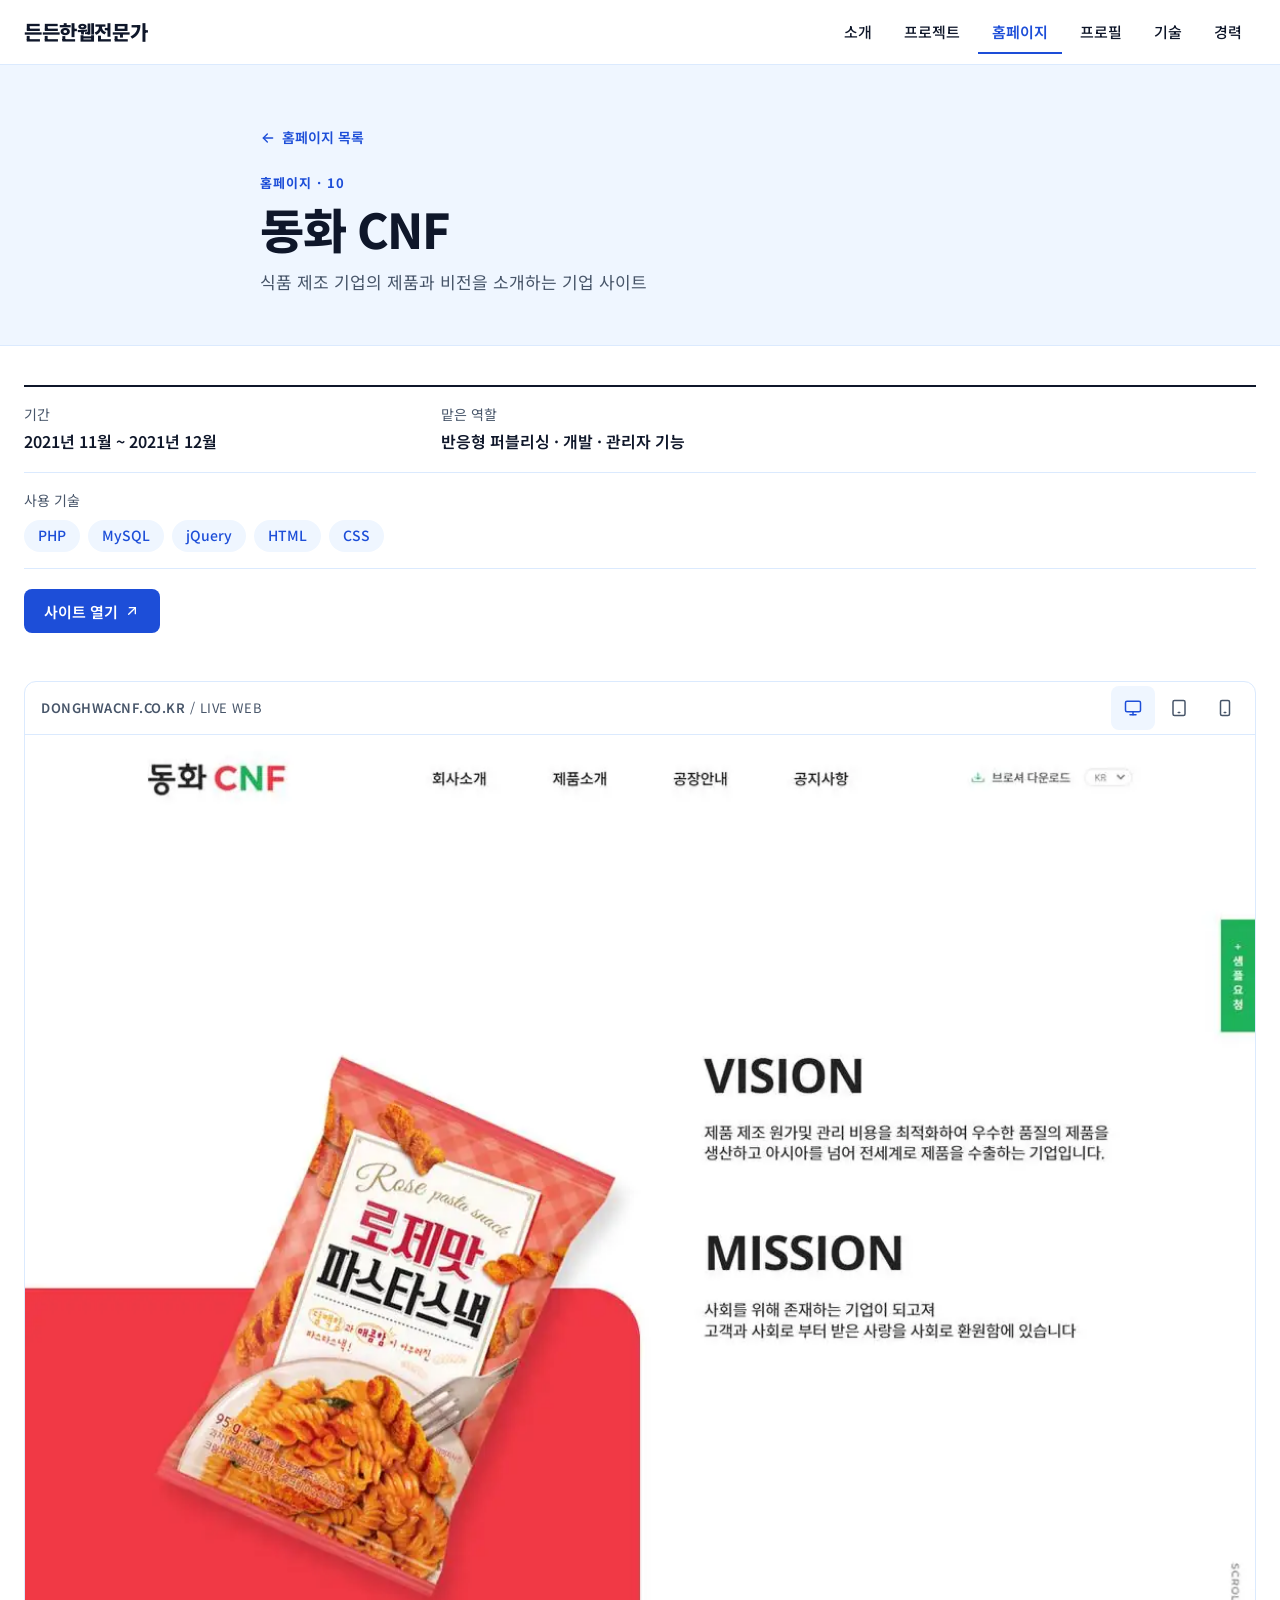
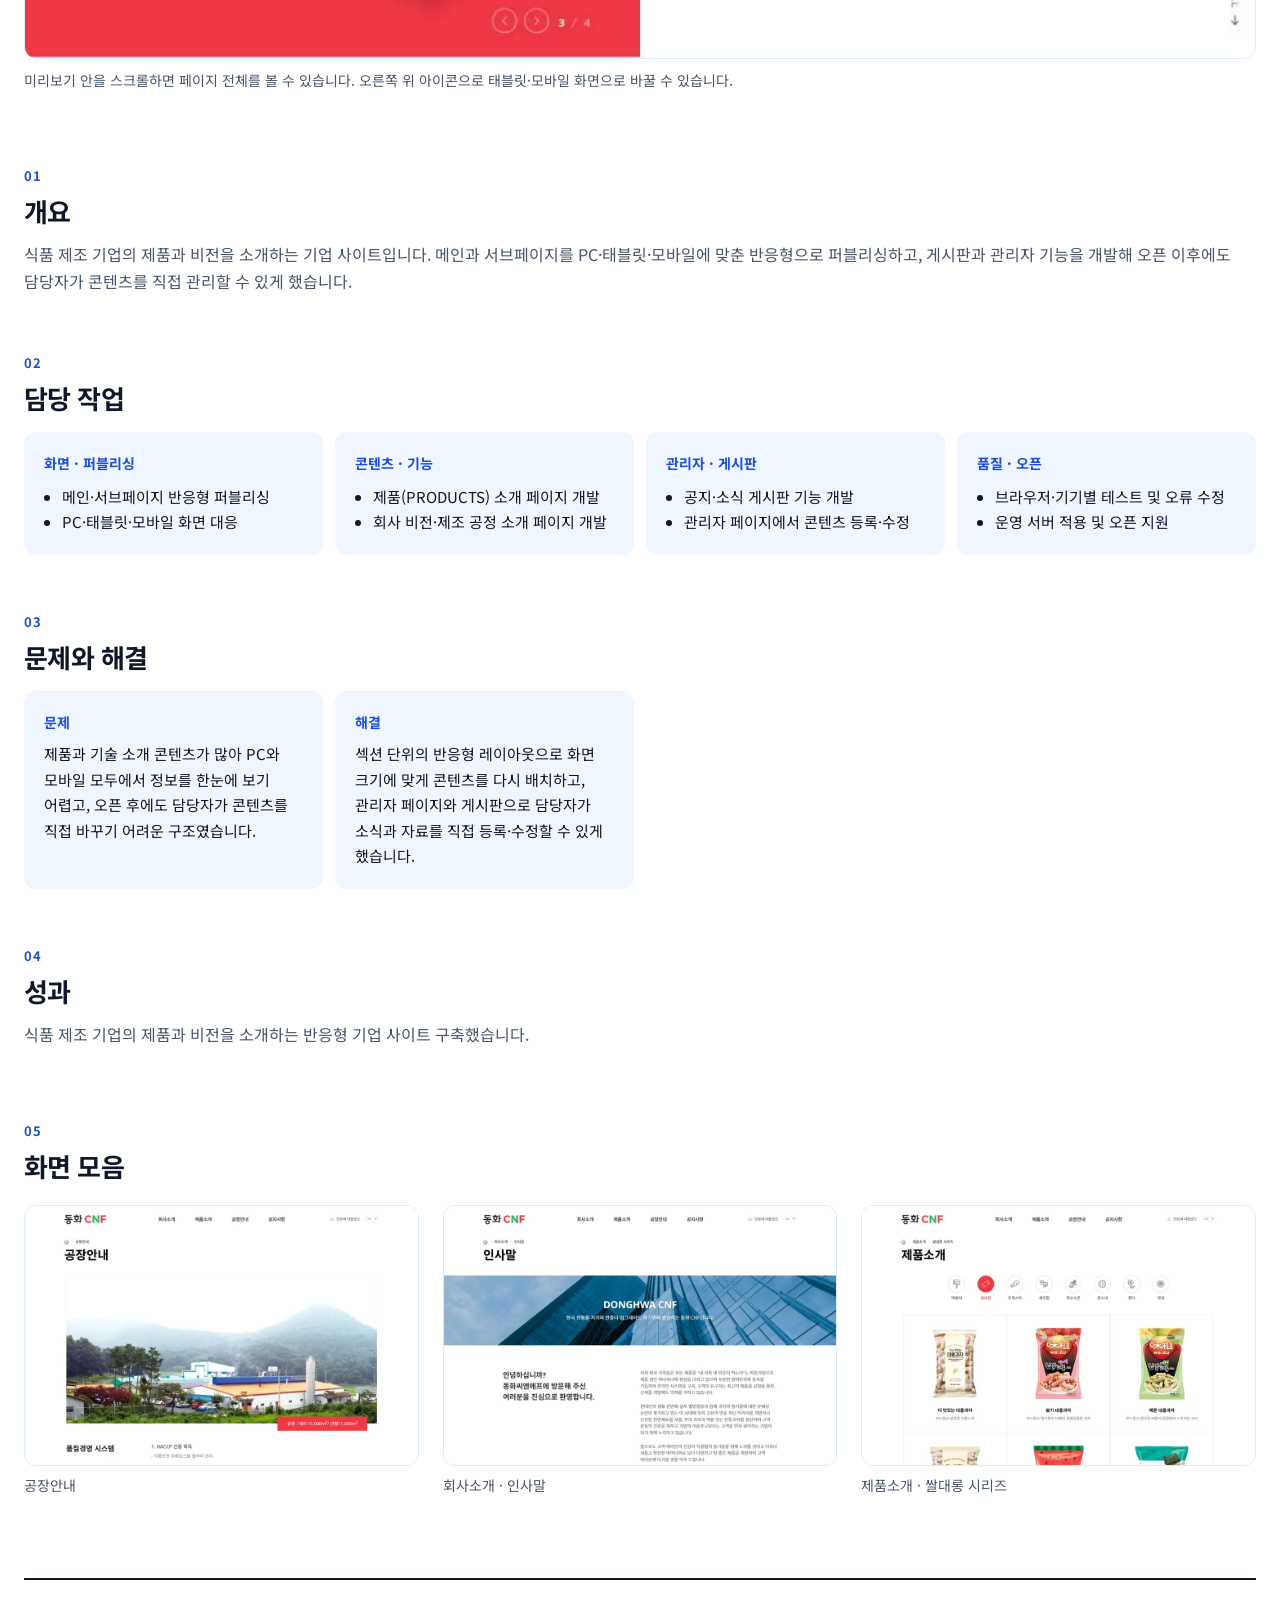
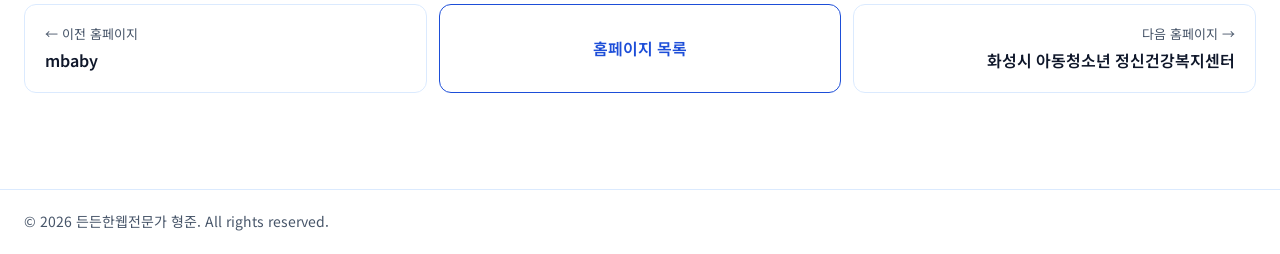
<file: projects/donghwa.html>
<!doctype html>
<html lang="ko">
<head>
<meta charset="utf-8">
<meta name="viewport" content="width=device-width, initial-scale=1">
<title>동화 CNF · 든든한웹전문가 형준</title>
<link rel="icon" href="../favicon.svg" type="image/svg+xml">
<link rel="icon" href="../favicon-32.png" sizes="32x32" type="image/png">
<link rel="apple-touch-icon" href="../apple-touch-icon.png">
<meta name="theme-color" content="#1D4ED8">
<meta name="description" content="식품 제조 기업의 제품과 비전을 소개하는 기업 사이트">
<link rel="preconnect" href="https://fonts.googleapis.com">
<link rel="preconnect" href="https://fonts.gstatic.com" crossorigin>
<link rel="stylesheet" href="https://fonts.googleapis.com/css2?family=Noto+Sans+KR:wght@400;500;600;700;800&amp;display=swap">
<link rel="stylesheet" href="../css/style.css">
</head>
<body>
<div class="pf" style="background:#FFFFFF;color:#0F172A;font-size:16px;line-height:1.7">

<header data-header style="position:sticky;top:0;z-index:30;background:#FFFFFF;border-bottom:1px solid #DBEAFE">
  <div style="max-width:1280px;margin:0 auto;padding:0 clamp(16px,3vw,24px);height:clamp(60px,5vw,72px);display:flex;align-items:center;justify-content:space-between;gap:16px">
    <a href="../index.html" aria-label="든든한웹전문가, 메인으로" style="display:inline-flex;align-items:center;min-height:44px;text-decoration:none;color:#0F172A">
      <span style="font-weight:800;font-size:20px;letter-spacing:-0.02em">든든한웹전문가</span>
    </a>
    <span class="show-desk">
      <nav aria-label="주 메뉴">
        <ul style="display:flex;align-items:center;gap:4px;list-style:none;margin:0;padding:0">
          <li><a href="../index.html#about" class="pf-nav__link" style="display:inline-flex;align-items:center;min-height:44px;padding:0 14px;font-size:15px;font-weight:500;color:#0F172A;text-decoration:none">소개</a></li>
          <li><a href="../index.html#projects" class="pf-nav__link" style="display:inline-flex;align-items:center;min-height:44px;padding:0 14px;font-size:15px;font-weight:500;color:#0F172A;text-decoration:none">프로젝트</a></li>
          <li><a href="../index.html#all-projects" class="pf-nav__link" aria-current="page" style="display:inline-flex;align-items:center;min-height:44px;padding:0 14px;font-size:15px;font-weight:600;color:#1D4ED8;text-decoration:none;box-shadow:inset 0 -2px 0 #1D4ED8">홈페이지</a></li>
          <li><a href="../index.html#work" class="pf-nav__link" style="display:inline-flex;align-items:center;min-height:44px;padding:0 14px;font-size:15px;font-weight:500;color:#0F172A;text-decoration:none">프로필</a></li>
          <li><a href="../index.html#skills" class="pf-nav__link" style="display:inline-flex;align-items:center;min-height:44px;padding:0 14px;font-size:15px;font-weight:500;color:#0F172A;text-decoration:none">기술</a></li>
          <li><a href="../index.html#career" class="pf-nav__link" style="display:inline-flex;align-items:center;min-height:44px;padding:0 14px;font-size:15px;font-weight:500;color:#0F172A;text-decoration:none">경력</a></li>
        </ul>
      </nav>
    </span>
    <span class="show-mob">
      <button type="button" class="pf-icon-btn" aria-label="메뉴 열기" aria-expanded="false" data-action="menu" style="width:44px;height:44px;display:inline-flex;align-items:center;justify-content:center;border:1px solid #DBEAFE;border-radius:8px;background:#FFFFFF;color:#0F172A">
        <span class="mi-closed">
          <svg width="22" height="22" viewBox="0 0 24 24" fill="none" stroke="currentColor" stroke-width="2" stroke-linecap="round" aria-hidden="true"><path d="M4 7h16"></path><path d="M4 12h16"></path><path d="M4 17h16"></path></svg>
        </span>
        <span class="mi-open">
          <svg width="22" height="22" viewBox="0 0 24 24" fill="none" stroke="currentColor" stroke-width="2" stroke-linecap="round" aria-hidden="true"><path d="M6 6l12 12"></path><path d="M18 6L6 18"></path></svg>
        </span>
      </button>
    </span>
  </div>
  <div class="mob-menu">
    <nav aria-label="모바일 메뉴" style="border-top:1px solid #DBEAFE;background:#FFFFFF;padding:8px 16px 20px">
      <ul style="list-style:none;margin:0;padding:0;display:flex;flex-direction:column">
        <li><a href="../index.html#about" style="display:flex;align-items:center;min-height:52px;padding:0 4px;border-bottom:1px solid #DBEAFE;font-size:17px;font-weight:500;color:#0F172A;text-decoration:none">소개</a></li>
        <li><a href="../index.html#projects" style="display:flex;align-items:center;min-height:52px;padding:0 4px;border-bottom:1px solid #DBEAFE;font-size:17px;font-weight:500;color:#0F172A;text-decoration:none">프로젝트</a></li>
        <li><a href="../index.html#all-projects" aria-current="page" style="display:flex;align-items:center;min-height:52px;padding:0 4px;border-bottom:1px solid #DBEAFE;font-size:17px;font-weight:600;color:#1D4ED8;text-decoration:none">홈페이지</a></li>
        <li><a href="../index.html#work" style="display:flex;align-items:center;min-height:52px;padding:0 4px;border-bottom:1px solid #DBEAFE;font-size:17px;font-weight:500;color:#0F172A;text-decoration:none">프로필</a></li>
        <li><a href="../index.html#skills" style="display:flex;align-items:center;min-height:52px;padding:0 4px;border-bottom:1px solid #DBEAFE;font-size:17px;font-weight:500;color:#0F172A;text-decoration:none">기술</a></li>
        <li><a href="../index.html#career" style="display:flex;align-items:center;min-height:52px;padding:0 4px;font-size:17px;font-weight:500;color:#0F172A;text-decoration:none">경력</a></li>
      </ul>
    </nav>
  </div>
</header>

<main>
  <!-- 1. 머리 영역 -->
  <div style="background:#EFF6FF;border-bottom:1px solid #DBEAFE">
    <div style="max-width:808px;margin:0 auto;padding:clamp(32px,4vw,56px) clamp(16px,3vw,24px) clamp(32px,4vw,48px)">
      <a href="../index.html#all-projects" class="pf-link" style="display:inline-flex;align-items:center;gap:6px;min-height:44px;font-size:14px;font-weight:600;color:#1D4ED8;text-decoration:none">
        <svg width="16" height="16" viewBox="0 0 24 24" fill="none" stroke="currentColor" stroke-width="2" stroke-linecap="round" stroke-linejoin="round" aria-hidden="true"><path d="M19 12H5"></path><path d="M11 6l-6 6 6 6"></path></svg>홈페이지 목록</a>
      <p style="margin:12px 0 0;font-size:13px;font-weight:700;letter-spacing:.08em;color:#1D4ED8">홈페이지 · 10</p>
      <h1 style="margin:4px 0 0;font-size:clamp(32px,4vw,48px);font-weight:800;line-height:1.25;letter-spacing:-0.03em;white-space:nowrap;overflow:hidden;text-overflow:ellipsis" title="동화 CNF">동화 CNF</h1>
      <p style="margin:10px 0 0;font-size:17px;color:#475569">식품 제조 기업의 제품과 비전을 소개하는 기업 사이트</p>
    </div>
  </div>

  <!-- 2. 요약 정보 -->
  <div style="max-width:1280px;margin:0 auto;padding:clamp(28px,3vw,40px) clamp(16px,3vw,24px) 0">
    <dl style="margin:0;display:flex;flex-wrap:wrap;gap:0;border-top:2px solid #0F172A">
      <div style="flex:1 1 220px;padding:16px 24px 16px 0;border-bottom:1px solid #DBEAFE"><dt style="font-size:14px;color:#475569">기간</dt><dd style="margin:2px 0 0;font-weight:600">2021년 11월 ~ 2021년 12월</dd></div>
      <div style="flex:2 1 420px;padding:16px 0;border-bottom:1px solid #DBEAFE"><dt style="font-size:14px;color:#475569">맡은 역할</dt><dd style="margin:2px 0 0;font-weight:600">반응형 퍼블리싱 · 개발 · 관리자 기능</dd></div>
      <div style="flex:1 1 100%;padding:16px 0;border-bottom:1px solid #DBEAFE"><dt style="font-size:14px;color:#475569">사용 기술</dt>
        <dd style="margin:8px 0 0"><ul style="list-style:none;margin:0;padding:0;display:flex;flex-wrap:wrap;gap:8px">
          <li style="display:inline-flex;align-items:center;height:32px;padding:0 14px;border-radius:999px;background:#EFF6FF;color:#1D4ED8;font-size:14px;font-weight:500">PHP</li>
          <li style="display:inline-flex;align-items:center;height:32px;padding:0 14px;border-radius:999px;background:#EFF6FF;color:#1D4ED8;font-size:14px;font-weight:500">MySQL</li>
          <li style="display:inline-flex;align-items:center;height:32px;padding:0 14px;border-radius:999px;background:#EFF6FF;color:#1D4ED8;font-size:14px;font-weight:500">jQuery</li>
          <li style="display:inline-flex;align-items:center;height:32px;padding:0 14px;border-radius:999px;background:#EFF6FF;color:#1D4ED8;font-size:14px;font-weight:500">HTML</li>
          <li style="display:inline-flex;align-items:center;height:32px;padding:0 14px;border-radius:999px;background:#EFF6FF;color:#1D4ED8;font-size:14px;font-weight:500">CSS</li>
        </ul></dd></div>
    </dl>
    <div style="display:flex;flex-wrap:wrap;gap:8px;margin-top:20px">
      <a href="http://donghwacnf.co.kr/" target="_blank" rel="noopener" class="pf-btn--primary" style="display:inline-flex;align-items:center;gap:6px;min-height:44px;padding:0 20px;border-radius:8px;background:#1D4ED8;color:#FFFFFF;font-size:15px;font-weight:600;text-decoration:none">사이트 열기
        <svg width="16" height="16" viewBox="0 0 24 24" fill="none" stroke="currentColor" stroke-width="2" stroke-linecap="round" stroke-linejoin="round" aria-hidden="true"><path d="M7 17L17 7"></path><path d="M8 7h9v9"></path></svg></a>
    </div>
  </div>

  <!-- 3. 대표 화면 (PC·모바일 미리보기) -->
  <div style="max-width:1280px;margin:0 auto;padding:clamp(32px,4vw,48px) clamp(16px,3vw,24px) 0">
    <div data-device="desktop" style="border:1px solid #DBEAFE;border-radius:12px;overflow:hidden;background:#FFFFFF">
      <div style="display:flex;align-items:center;justify-content:space-between;gap:12px;padding:4px 8px 4px 16px;border-bottom:1px solid #DBEAFE">
        <span style="font-size:13px;font-weight:600;color:#475569;letter-spacing:.04em;white-space:nowrap;overflow:hidden;text-overflow:ellipsis">DONGHWACNF.CO.KR <span style="font-weight:400">/ LIVE WEB</span></span>
        <div role="group" aria-label="미리보기 기기" style="display:flex;gap:2px">
          <span class="dv dv-desktop"><button type="button" aria-label="데스크톱 화면" aria-pressed="true" style="width:44px;height:44px;border:0;border-radius:8px;background:#EFF6FF;color:#1D4ED8;display:inline-flex;align-items:center;justify-content:center"><svg width="18" height="18" viewBox="0 0 24 24" fill="none" stroke="currentColor" stroke-width="2" stroke-linecap="round" stroke-linejoin="round" aria-hidden="true"><rect x="2" y="3" width="20" height="14" rx="2"></rect><path d="M8 21h8"></path><path d="M12 17v4"></path></svg></button></span>
          <span class="dv dvx-desktop"><button type="button" class="pf-icon-btn" aria-label="데스크톱 화면" aria-pressed="false" data-device-set="desktop" style="width:44px;height:44px;border:0;border-radius:8px;background:#FFFFFF;color:#475569;display:inline-flex;align-items:center;justify-content:center"><svg width="18" height="18" viewBox="0 0 24 24" fill="none" stroke="currentColor" stroke-width="2" stroke-linecap="round" stroke-linejoin="round" aria-hidden="true"><rect x="2" y="3" width="20" height="14" rx="2"></rect><path d="M8 21h8"></path><path d="M12 17v4"></path></svg></button></span>
          <span class="dv dv-tablet"><button type="button" aria-label="태블릿 화면" aria-pressed="true" style="width:44px;height:44px;border:0;border-radius:8px;background:#EFF6FF;color:#1D4ED8;display:inline-flex;align-items:center;justify-content:center"><svg width="18" height="18" viewBox="0 0 24 24" fill="none" stroke="currentColor" stroke-width="2" stroke-linecap="round" stroke-linejoin="round" aria-hidden="true"><rect x="4" y="2" width="16" height="20" rx="2"></rect><path d="M11 18h2"></path></svg></button></span>
          <span class="dv dvx-tablet"><button type="button" class="pf-icon-btn" aria-label="태블릿 화면" aria-pressed="false" data-device-set="tablet" style="width:44px;height:44px;border:0;border-radius:8px;background:#FFFFFF;color:#475569;display:inline-flex;align-items:center;justify-content:center"><svg width="18" height="18" viewBox="0 0 24 24" fill="none" stroke="currentColor" stroke-width="2" stroke-linecap="round" stroke-linejoin="round" aria-hidden="true"><rect x="4" y="2" width="16" height="20" rx="2"></rect><path d="M11 18h2"></path></svg></button></span>
          <span class="dv dv-mobile"><button type="button" aria-label="모바일 화면" aria-pressed="true" style="width:44px;height:44px;border:0;border-radius:8px;background:#EFF6FF;color:#1D4ED8;display:inline-flex;align-items:center;justify-content:center"><svg width="18" height="18" viewBox="0 0 24 24" fill="none" stroke="currentColor" stroke-width="2" stroke-linecap="round" stroke-linejoin="round" aria-hidden="true"><rect x="6" y="2" width="12" height="20" rx="2"></rect><path d="M11 18h2"></path></svg></button></span>
          <span class="dv dvx-mobile"><button type="button" class="pf-icon-btn" aria-label="모바일 화면" aria-pressed="false" data-device-set="mobile" style="width:44px;height:44px;border:0;border-radius:8px;background:#FFFFFF;color:#475569;display:inline-flex;align-items:center;justify-content:center"><svg width="18" height="18" viewBox="0 0 24 24" fill="none" stroke="currentColor" stroke-width="2" stroke-linecap="round" stroke-linejoin="round" aria-hidden="true"><rect x="6" y="2" width="12" height="20" rx="2"></rect><path d="M11 18h2"></path></svg></button></span>
        </div>
      </div>
      <span class="dv dv-desktop">
        <div tabindex="0" aria-label="동화 CNF 데스크톱 화면, 스크롤 가능" style="aspect-ratio:4/3;height:auto;overflow-y:auto;background:#EFF6FF"><img src="../images/donghwa-pc.webp" alt="동화 CNF 데스크톱 전체 화면" style="display:block;width:100%"></div>
      </span>
      <span class="dv dv-tablet">
        <div style="background:#EFF6FF;display:flex;justify-content:center;padding:24px 16px"><div tabindex="0" aria-label="동화 CNF 태블릿 화면, 스크롤 가능" style="width:min(100%,500px);aspect-ratio:500/660;height:auto;border:10px solid #0F172A;border-radius:22px;overflow-y:auto;background:#FFFFFF"><img src="../images/donghwa-tablet.webp" alt="동화 CNF 태블릿 전체 화면" style="display:block;width:100%"></div></div>
      </span>
      <span class="dv dv-mobile">
        <div style="background:#EFF6FF;display:flex;justify-content:center;padding:24px 16px"><div tabindex="0" aria-label="동화 CNF 모바일 화면, 스크롤 가능" style="width:min(100%,300px);aspect-ratio:300/631;height:auto;border:8px solid #0F172A;border-radius:28px;overflow-y:auto;background:#FFFFFF"><img src="../images/donghwa-mobile.webp" alt="동화 CNF 모바일 전체 화면" style="display:block;width:100%"></div></div>
      </span>
    </div>
    <p style="margin:10px 0 0;font-size:14px;color:#475569">미리보기 안을 스크롤하면 페이지 전체를 볼 수 있습니다. 오른쪽 위 아이콘으로 태블릿·모바일 화면으로 바꿀 수 있습니다.</p>
  </div>

  <!-- 4~7. 본문 -->
  <div style="max-width:1280px;margin:0 auto;padding:clamp(48px,6vw,72px) clamp(16px,3vw,24px) 0;display:flex;flex-direction:column;gap:clamp(40px,5vw,56px)">
    <section aria-labelledby="d-overview">
      <p style="margin:0 0 6px;font-size:13px;font-weight:700;letter-spacing:.08em;color:#1D4ED8">01</p>
      <h2 id="d-overview" style="margin:0;font-size:clamp(22px,2.2vw,26px);font-weight:700;line-height:1.4;letter-spacing:-0.02em">개요</h2>
      <p style="margin:12px 0 0;color:#475569">식품 제조 기업의 제품과 비전을 소개하는 기업 사이트입니다. 메인과 서브페이지를 PC·태블릿·모바일에 맞춘 반응형으로 퍼블리싱하고, 게시판과 관리자 기능을 개발해 오픈 이후에도 담당자가 콘텐츠를 직접 관리할 수 있게 했습니다.</p>
    </section>
    <section aria-labelledby="d-work">
      <p style="margin:0 0 6px;font-size:13px;font-weight:700;letter-spacing:.08em;color:#1D4ED8">02</p>
      <h2 id="d-work" style="margin:0;font-size:clamp(22px,2.2vw,26px);font-weight:700;line-height:1.4;letter-spacing:-0.02em">담당 작업</h2>
      <div style="margin-top:16px;display:grid;grid-template-columns:repeat(auto-fill,minmax(240px,1fr));gap:12px">
        <div style="background:#EFF6FF;border-radius:12px;padding:20px">
          <p style="margin:0;font-size:14px;font-weight:700;color:#1D4ED8">화면 · 퍼블리싱</p>
          <ul style="margin:8px 0 0;padding-left:18px;font-size:15px;color:#0F172A;line-height:1.7">
            <li>메인·서브페이지 반응형 퍼블리싱</li>
            <li>PC·태블릿·모바일 화면 대응</li>
          </ul>
        </div>
        <div style="background:#EFF6FF;border-radius:12px;padding:20px">
          <p style="margin:0;font-size:14px;font-weight:700;color:#1D4ED8">콘텐츠 · 기능</p>
          <ul style="margin:8px 0 0;padding-left:18px;font-size:15px;color:#0F172A;line-height:1.7">
            <li>제품(PRODUCTS) 소개 페이지 개발</li>
            <li>회사 비전·제조 공정 소개 페이지 개발</li>
          </ul>
        </div>
        <div style="background:#EFF6FF;border-radius:12px;padding:20px">
          <p style="margin:0;font-size:14px;font-weight:700;color:#1D4ED8">관리자 · 게시판</p>
          <ul style="margin:8px 0 0;padding-left:18px;font-size:15px;color:#0F172A;line-height:1.7">
            <li>공지·소식 게시판 기능 개발</li>
            <li>관리자 페이지에서 콘텐츠 등록·수정</li>
          </ul>
        </div>
        <div style="background:#EFF6FF;border-radius:12px;padding:20px">
          <p style="margin:0;font-size:14px;font-weight:700;color:#1D4ED8">품질 · 오픈</p>
          <ul style="margin:8px 0 0;padding-left:18px;font-size:15px;color:#0F172A;line-height:1.7">
            <li>브라우저·기기별 테스트 및 오류 수정</li>
            <li>운영 서버 적용 및 오픈 지원</li>
          </ul>
        </div>
      </div>
    </section>
    <section aria-labelledby="d-problem">
      <p style="margin:0 0 6px;font-size:13px;font-weight:700;letter-spacing:.08em;color:#1D4ED8">03</p>
      <h2 id="d-problem" style="margin:0;font-size:clamp(22px,2.2vw,26px);font-weight:700;line-height:1.4;letter-spacing:-0.02em">문제와 해결</h2>
      <div style="margin-top:16px;display:grid;grid-template-columns:repeat(auto-fill,minmax(260px,1fr));gap:12px">
        <div style="background:#EFF6FF;border-radius:12px;padding:20px">
          <p style="margin:0;font-size:14px;font-weight:700;color:#1D4ED8">문제</p>
          <p style="margin:6px 0 0;font-size:15px;color:#0F172A">제품과 기술 소개 콘텐츠가 많아 PC와 모바일 모두에서 정보를 한눈에 보기 어렵고, 오픈 후에도 담당자가 콘텐츠를 직접 바꾸기 어려운 구조였습니다.</p>
        </div>
        <div style="background:#EFF6FF;border-radius:12px;padding:20px">
          <p style="margin:0;font-size:14px;font-weight:700;color:#1D4ED8">해결</p>
          <p style="margin:6px 0 0;font-size:15px;color:#0F172A">섹션 단위의 반응형 레이아웃으로 화면 크기에 맞게 콘텐츠를 다시 배치하고, 관리자 페이지와 게시판으로 담당자가 소식과 자료를 직접 등록·수정할 수 있게 했습니다.</p>
        </div>
      </div>
    </section>
    <section aria-labelledby="d-result">
      <p style="margin:0 0 6px;font-size:13px;font-weight:700;letter-spacing:.08em;color:#1D4ED8">04</p>
      <h2 id="d-result" style="margin:0;font-size:clamp(22px,2.2vw,26px);font-weight:700;line-height:1.4;letter-spacing:-0.02em">성과</h2>
      <p style="margin:12px 0 0;color:#475569">식품 제조 기업의 제품과 비전을 소개하는 반응형 기업 사이트 구축했습니다.</p>
    </section>
  </div>

  <!-- 8. 화면 모음 -->
  <section aria-labelledby="d-screens" style="max-width:1280px;margin:0 auto;padding:clamp(48px,6vw,72px) clamp(16px,3vw,24px) 0">
    <p style="margin:0 0 6px;font-size:13px;font-weight:700;letter-spacing:.08em;color:#1D4ED8">05</p>
    <h2 id="d-screens" style="margin:0 0 20px;font-size:clamp(22px,2.2vw,26px);font-weight:700;line-height:1.4;letter-spacing:-0.02em">화면 모음</h2>
    <ul style="list-style:none;margin:0;padding:0;display:grid;grid-template-columns:repeat(auto-fill,minmax(320px,1fr));gap:24px;align-items:start">
      <li><figure style="margin:0"><img src="../images/donghwa-screen-1.webp" alt="동화 CNF 화면: 공장안내" loading="lazy" style="display:block;width:100%;aspect-ratio:1779/1178;object-fit:cover;object-position:top;border:1px solid #DBEAFE;border-radius:12px"><figcaption style="margin-top:8px;font-size:14px;color:#475569">공장안내</figcaption></figure></li>
      <li><figure style="margin:0"><img src="../images/donghwa-screen-2.webp" alt="동화 CNF 화면: 회사소개 · 인사말" loading="lazy" style="display:block;width:100%;aspect-ratio:1779/1178;object-fit:cover;object-position:top;border:1px solid #DBEAFE;border-radius:12px"><figcaption style="margin-top:8px;font-size:14px;color:#475569">회사소개 · 인사말</figcaption></figure></li>
      <li><figure style="margin:0"><img src="../images/donghwa-screen-3.webp" alt="동화 CNF 화면: 제품소개 · 쌀대롱 시리즈" loading="lazy" style="display:block;width:100%;aspect-ratio:1779/1178;object-fit:cover;object-position:top;border:1px solid #DBEAFE;border-radius:12px"><figcaption style="margin-top:8px;font-size:14px;color:#475569">제품소개 · 쌀대롱 시리즈</figcaption></figure></li>
    </ul>
  </section>

  <!-- 9. 하단 이동 -->
  <nav aria-label="다른 프로젝트" style="max-width:1280px;margin:0 auto;padding:clamp(56px,7vw,80px) clamp(16px,3vw,24px) clamp(64px,8vw,96px)">
    <div style="display:grid;grid-template-columns:repeat(auto-fit,minmax(240px,1fr));gap:12px;border-top:2px solid #0F172A;padding-top:24px">
      <a href="tinylove.html" class="pf-card" style="display:flex;flex-direction:column;gap:2px;padding:18px 20px;border:1px solid #DBEAFE;border-radius:12px;text-decoration:none;color:#0F172A;min-width:0">
        <span style="font-size:13px;color:#475569">← 이전 홈페이지</span><span style="max-width:100%;font-weight:600;white-space:nowrap;overflow:hidden;text-overflow:ellipsis">mbaby</span></a>
      <a href="../index.html#all-projects" class="pf-btn--secondary" style="display:flex;align-items:center;justify-content:center;gap:6px;padding:18px 20px;border:1px solid #1D4ED8;border-radius:12px;text-decoration:none;color:#1D4ED8;font-weight:600;background:#FFFFFF">홈페이지 목록</a>
      <a href="hsmind.html" class="pf-card" style="display:flex;flex-direction:column;align-items:flex-end;gap:2px;padding:18px 20px;border:1px solid #DBEAFE;border-radius:12px;text-decoration:none;color:#0F172A;text-align:right;min-width:0">
        <span style="font-size:13px;color:#475569">다음 홈페이지 →</span><span style="max-width:100%;font-weight:600;white-space:nowrap;overflow:hidden;text-overflow:ellipsis">화성시 아동청소년 정신건강복지센터</span></a>
    </div>
  </nav>
</main>

<footer style="border-top:1px solid #DBEAFE;background:#FFFFFF">
  <div style="max-width:1280px;margin:0 auto;padding:20px clamp(16px,3vw,24px);display:flex;flex-wrap:wrap;align-items:center;justify-content:space-between;gap:8px;font-size:14px;color:#475569">
    <p style="margin:0">© 2026 든든한웹전문가 형준. All rights reserved.</p>
  </div>
</footer>
</div>
<script src="../js/main.js"></script>
</body>
</html>
</file>
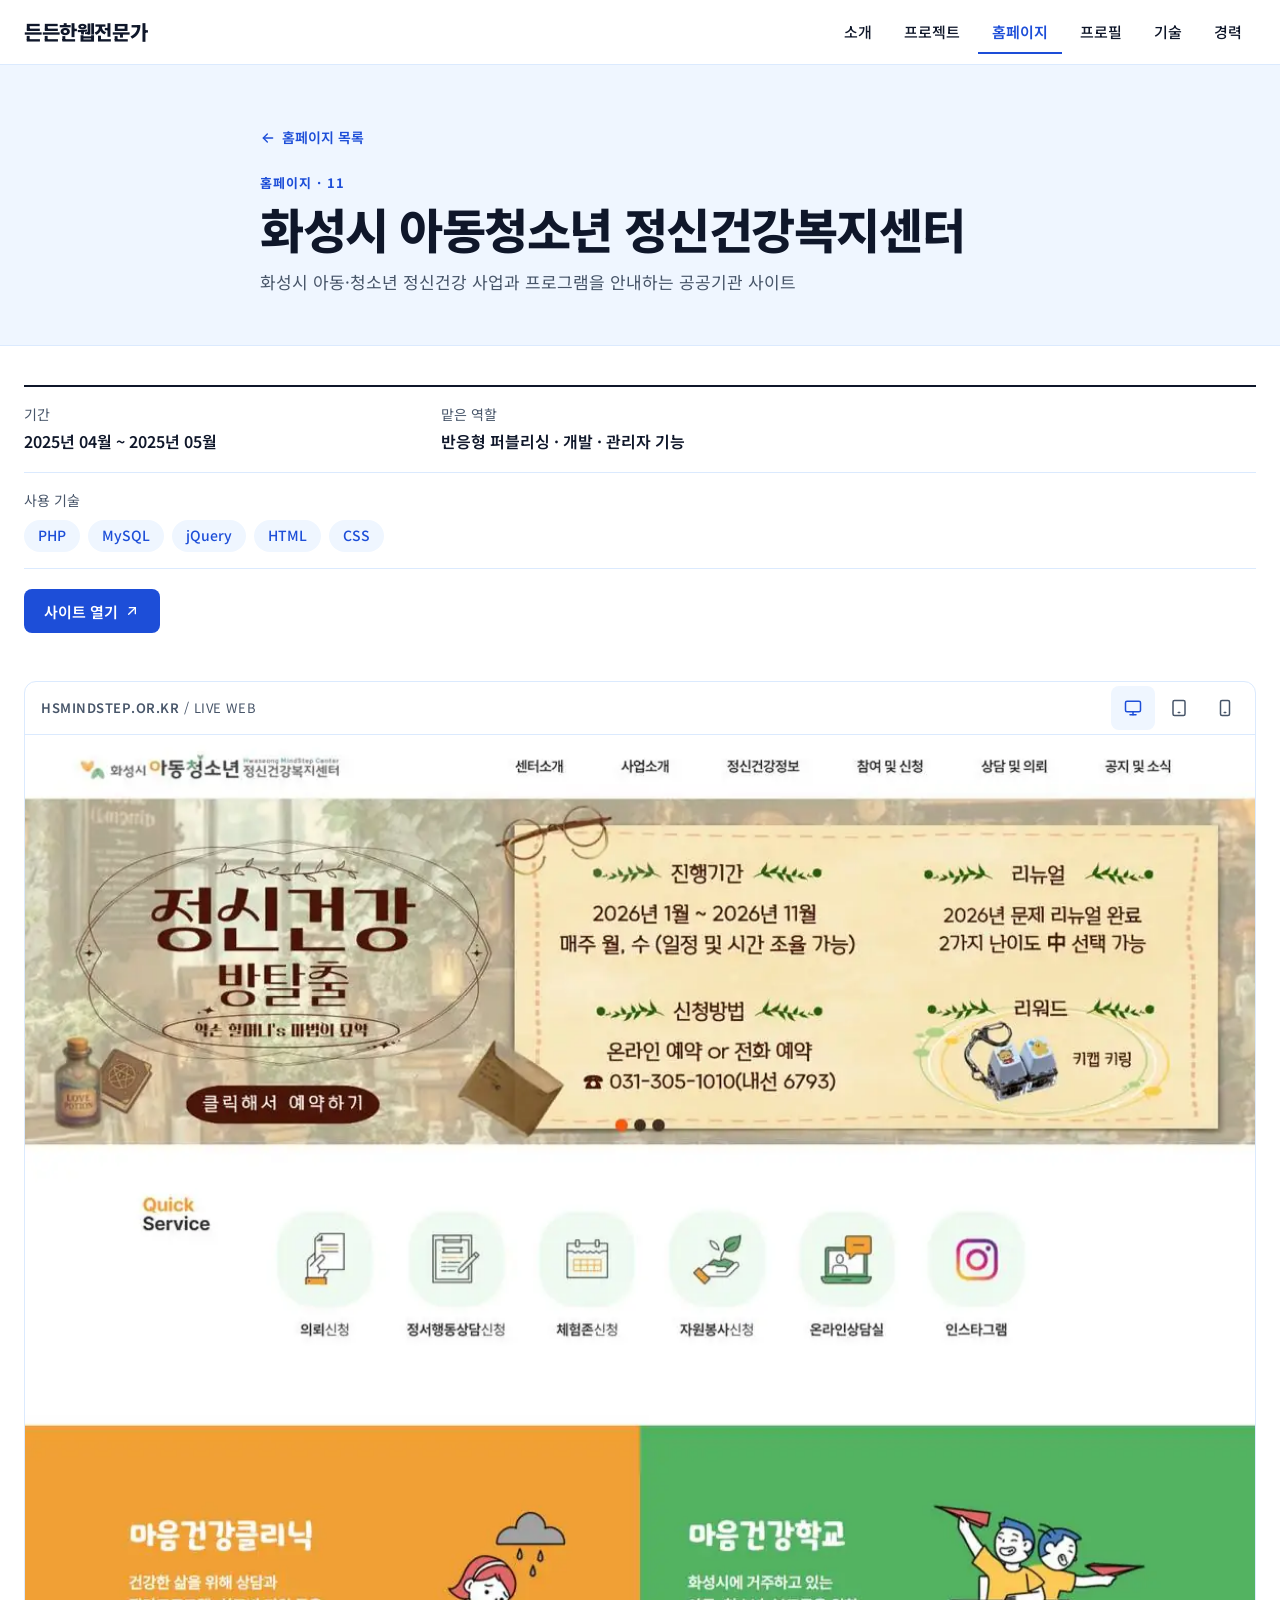
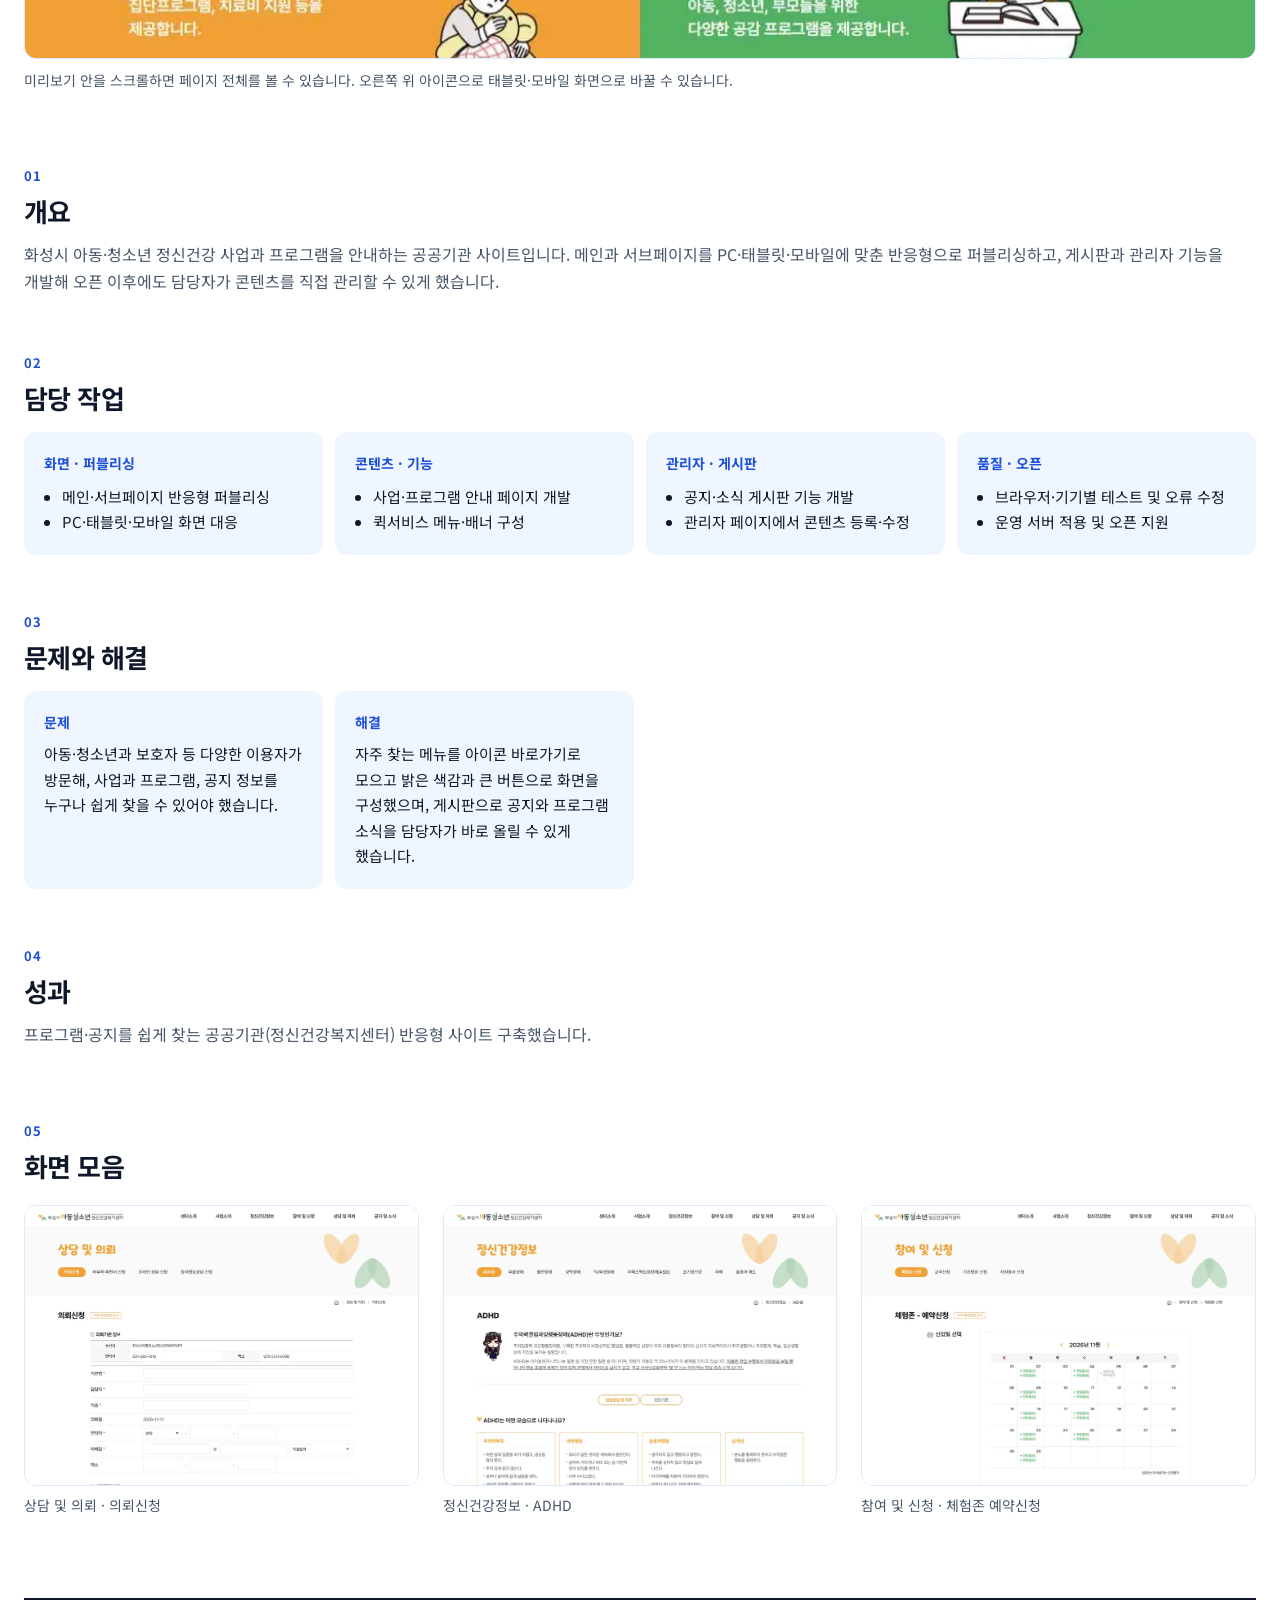
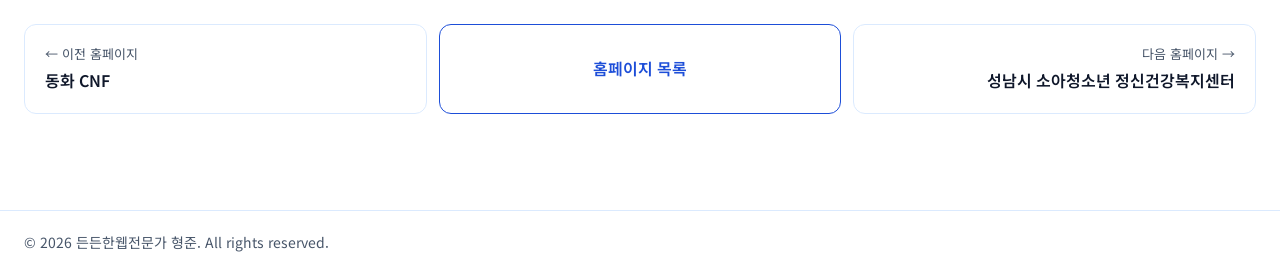
<file: projects/hsmind.html>
<!doctype html>
<html lang="ko">
<head>
<meta charset="utf-8">
<meta name="viewport" content="width=device-width, initial-scale=1">
<title>화성시 아동청소년 정신건강복지센터 · 든든한웹전문가 형준</title>
<link rel="icon" href="../favicon.svg" type="image/svg+xml">
<link rel="icon" href="../favicon-32.png" sizes="32x32" type="image/png">
<link rel="apple-touch-icon" href="../apple-touch-icon.png">
<meta name="theme-color" content="#1D4ED8">
<meta name="description" content="화성시 아동·청소년 정신건강 사업과 프로그램을 안내하는 공공기관 사이트">
<link rel="preconnect" href="https://fonts.googleapis.com">
<link rel="preconnect" href="https://fonts.gstatic.com" crossorigin>
<link rel="stylesheet" href="https://fonts.googleapis.com/css2?family=Noto+Sans+KR:wght@400;500;600;700;800&amp;display=swap">
<link rel="stylesheet" href="../css/style.css">
</head>
<body>
<div class="pf" style="background:#FFFFFF;color:#0F172A;font-size:16px;line-height:1.7">

<header data-header style="position:sticky;top:0;z-index:30;background:#FFFFFF;border-bottom:1px solid #DBEAFE">
  <div style="max-width:1280px;margin:0 auto;padding:0 clamp(16px,3vw,24px);height:clamp(60px,5vw,72px);display:flex;align-items:center;justify-content:space-between;gap:16px">
    <a href="../index.html" aria-label="든든한웹전문가, 메인으로" style="display:inline-flex;align-items:center;min-height:44px;text-decoration:none;color:#0F172A">
      <span style="font-weight:800;font-size:20px;letter-spacing:-0.02em">든든한웹전문가</span>
    </a>
    <span class="show-desk">
      <nav aria-label="주 메뉴">
        <ul style="display:flex;align-items:center;gap:4px;list-style:none;margin:0;padding:0">
          <li><a href="../index.html#about" class="pf-nav__link" style="display:inline-flex;align-items:center;min-height:44px;padding:0 14px;font-size:15px;font-weight:500;color:#0F172A;text-decoration:none">소개</a></li>
          <li><a href="../index.html#projects" class="pf-nav__link" style="display:inline-flex;align-items:center;min-height:44px;padding:0 14px;font-size:15px;font-weight:500;color:#0F172A;text-decoration:none">프로젝트</a></li>
          <li><a href="../index.html#all-projects" class="pf-nav__link" aria-current="page" style="display:inline-flex;align-items:center;min-height:44px;padding:0 14px;font-size:15px;font-weight:600;color:#1D4ED8;text-decoration:none;box-shadow:inset 0 -2px 0 #1D4ED8">홈페이지</a></li>
          <li><a href="../index.html#work" class="pf-nav__link" style="display:inline-flex;align-items:center;min-height:44px;padding:0 14px;font-size:15px;font-weight:500;color:#0F172A;text-decoration:none">프로필</a></li>
          <li><a href="../index.html#skills" class="pf-nav__link" style="display:inline-flex;align-items:center;min-height:44px;padding:0 14px;font-size:15px;font-weight:500;color:#0F172A;text-decoration:none">기술</a></li>
          <li><a href="../index.html#career" class="pf-nav__link" style="display:inline-flex;align-items:center;min-height:44px;padding:0 14px;font-size:15px;font-weight:500;color:#0F172A;text-decoration:none">경력</a></li>
        </ul>
      </nav>
    </span>
    <span class="show-mob">
      <button type="button" class="pf-icon-btn" aria-label="메뉴 열기" aria-expanded="false" data-action="menu" style="width:44px;height:44px;display:inline-flex;align-items:center;justify-content:center;border:1px solid #DBEAFE;border-radius:8px;background:#FFFFFF;color:#0F172A">
        <span class="mi-closed">
          <svg width="22" height="22" viewBox="0 0 24 24" fill="none" stroke="currentColor" stroke-width="2" stroke-linecap="round" aria-hidden="true"><path d="M4 7h16"></path><path d="M4 12h16"></path><path d="M4 17h16"></path></svg>
        </span>
        <span class="mi-open">
          <svg width="22" height="22" viewBox="0 0 24 24" fill="none" stroke="currentColor" stroke-width="2" stroke-linecap="round" aria-hidden="true"><path d="M6 6l12 12"></path><path d="M18 6L6 18"></path></svg>
        </span>
      </button>
    </span>
  </div>
  <div class="mob-menu">
    <nav aria-label="모바일 메뉴" style="border-top:1px solid #DBEAFE;background:#FFFFFF;padding:8px 16px 20px">
      <ul style="list-style:none;margin:0;padding:0;display:flex;flex-direction:column">
        <li><a href="../index.html#about" style="display:flex;align-items:center;min-height:52px;padding:0 4px;border-bottom:1px solid #DBEAFE;font-size:17px;font-weight:500;color:#0F172A;text-decoration:none">소개</a></li>
        <li><a href="../index.html#projects" style="display:flex;align-items:center;min-height:52px;padding:0 4px;border-bottom:1px solid #DBEAFE;font-size:17px;font-weight:500;color:#0F172A;text-decoration:none">프로젝트</a></li>
        <li><a href="../index.html#all-projects" aria-current="page" style="display:flex;align-items:center;min-height:52px;padding:0 4px;border-bottom:1px solid #DBEAFE;font-size:17px;font-weight:600;color:#1D4ED8;text-decoration:none">홈페이지</a></li>
        <li><a href="../index.html#work" style="display:flex;align-items:center;min-height:52px;padding:0 4px;border-bottom:1px solid #DBEAFE;font-size:17px;font-weight:500;color:#0F172A;text-decoration:none">프로필</a></li>
        <li><a href="../index.html#skills" style="display:flex;align-items:center;min-height:52px;padding:0 4px;border-bottom:1px solid #DBEAFE;font-size:17px;font-weight:500;color:#0F172A;text-decoration:none">기술</a></li>
        <li><a href="../index.html#career" style="display:flex;align-items:center;min-height:52px;padding:0 4px;font-size:17px;font-weight:500;color:#0F172A;text-decoration:none">경력</a></li>
      </ul>
    </nav>
  </div>
</header>

<main>
  <!-- 1. 머리 영역 -->
  <div style="background:#EFF6FF;border-bottom:1px solid #DBEAFE">
    <div style="max-width:808px;margin:0 auto;padding:clamp(32px,4vw,56px) clamp(16px,3vw,24px) clamp(32px,4vw,48px)">
      <a href="../index.html#all-projects" class="pf-link" style="display:inline-flex;align-items:center;gap:6px;min-height:44px;font-size:14px;font-weight:600;color:#1D4ED8;text-decoration:none">
        <svg width="16" height="16" viewBox="0 0 24 24" fill="none" stroke="currentColor" stroke-width="2" stroke-linecap="round" stroke-linejoin="round" aria-hidden="true"><path d="M19 12H5"></path><path d="M11 6l-6 6 6 6"></path></svg>홈페이지 목록</a>
      <p style="margin:12px 0 0;font-size:13px;font-weight:700;letter-spacing:.08em;color:#1D4ED8">홈페이지 · 11</p>
      <h1 style="margin:4px 0 0;font-size:clamp(32px,4vw,48px);font-weight:800;line-height:1.25;letter-spacing:-0.03em;white-space:nowrap;overflow:hidden;text-overflow:ellipsis" title="화성시 아동청소년 정신건강복지센터">화성시 아동청소년 정신건강복지센터</h1>
      <p style="margin:10px 0 0;font-size:17px;color:#475569">화성시 아동·청소년 정신건강 사업과 프로그램을 안내하는 공공기관 사이트</p>
    </div>
  </div>

  <!-- 2. 요약 정보 -->
  <div style="max-width:1280px;margin:0 auto;padding:clamp(28px,3vw,40px) clamp(16px,3vw,24px) 0">
    <dl style="margin:0;display:flex;flex-wrap:wrap;gap:0;border-top:2px solid #0F172A">
      <div style="flex:1 1 220px;padding:16px 24px 16px 0;border-bottom:1px solid #DBEAFE"><dt style="font-size:14px;color:#475569">기간</dt><dd style="margin:2px 0 0;font-weight:600">2025년 04월 ~ 2025년 05월</dd></div>
      <div style="flex:2 1 420px;padding:16px 0;border-bottom:1px solid #DBEAFE"><dt style="font-size:14px;color:#475569">맡은 역할</dt><dd style="margin:2px 0 0;font-weight:600">반응형 퍼블리싱 · 개발 · 관리자 기능</dd></div>
      <div style="flex:1 1 100%;padding:16px 0;border-bottom:1px solid #DBEAFE"><dt style="font-size:14px;color:#475569">사용 기술</dt>
        <dd style="margin:8px 0 0"><ul style="list-style:none;margin:0;padding:0;display:flex;flex-wrap:wrap;gap:8px">
          <li style="display:inline-flex;align-items:center;height:32px;padding:0 14px;border-radius:999px;background:#EFF6FF;color:#1D4ED8;font-size:14px;font-weight:500">PHP</li>
          <li style="display:inline-flex;align-items:center;height:32px;padding:0 14px;border-radius:999px;background:#EFF6FF;color:#1D4ED8;font-size:14px;font-weight:500">MySQL</li>
          <li style="display:inline-flex;align-items:center;height:32px;padding:0 14px;border-radius:999px;background:#EFF6FF;color:#1D4ED8;font-size:14px;font-weight:500">jQuery</li>
          <li style="display:inline-flex;align-items:center;height:32px;padding:0 14px;border-radius:999px;background:#EFF6FF;color:#1D4ED8;font-size:14px;font-weight:500">HTML</li>
          <li style="display:inline-flex;align-items:center;height:32px;padding:0 14px;border-radius:999px;background:#EFF6FF;color:#1D4ED8;font-size:14px;font-weight:500">CSS</li>
        </ul></dd></div>
    </dl>
    <div style="display:flex;flex-wrap:wrap;gap:8px;margin-top:20px">
      <a href="https://hsmindstep.or.kr" target="_blank" rel="noopener" class="pf-btn--primary" style="display:inline-flex;align-items:center;gap:6px;min-height:44px;padding:0 20px;border-radius:8px;background:#1D4ED8;color:#FFFFFF;font-size:15px;font-weight:600;text-decoration:none">사이트 열기
        <svg width="16" height="16" viewBox="0 0 24 24" fill="none" stroke="currentColor" stroke-width="2" stroke-linecap="round" stroke-linejoin="round" aria-hidden="true"><path d="M7 17L17 7"></path><path d="M8 7h9v9"></path></svg></a>
    </div>
  </div>

  <!-- 3. 대표 화면 (PC·모바일 미리보기) -->
  <div style="max-width:1280px;margin:0 auto;padding:clamp(32px,4vw,48px) clamp(16px,3vw,24px) 0">
    <div data-device="desktop" style="border:1px solid #DBEAFE;border-radius:12px;overflow:hidden;background:#FFFFFF">
      <div style="display:flex;align-items:center;justify-content:space-between;gap:12px;padding:4px 8px 4px 16px;border-bottom:1px solid #DBEAFE">
        <span style="font-size:13px;font-weight:600;color:#475569;letter-spacing:.04em;white-space:nowrap;overflow:hidden;text-overflow:ellipsis">HSMINDSTEP.OR.KR <span style="font-weight:400">/ LIVE WEB</span></span>
        <div role="group" aria-label="미리보기 기기" style="display:flex;gap:2px">
          <span class="dv dv-desktop"><button type="button" aria-label="데스크톱 화면" aria-pressed="true" style="width:44px;height:44px;border:0;border-radius:8px;background:#EFF6FF;color:#1D4ED8;display:inline-flex;align-items:center;justify-content:center"><svg width="18" height="18" viewBox="0 0 24 24" fill="none" stroke="currentColor" stroke-width="2" stroke-linecap="round" stroke-linejoin="round" aria-hidden="true"><rect x="2" y="3" width="20" height="14" rx="2"></rect><path d="M8 21h8"></path><path d="M12 17v4"></path></svg></button></span>
          <span class="dv dvx-desktop"><button type="button" class="pf-icon-btn" aria-label="데스크톱 화면" aria-pressed="false" data-device-set="desktop" style="width:44px;height:44px;border:0;border-radius:8px;background:#FFFFFF;color:#475569;display:inline-flex;align-items:center;justify-content:center"><svg width="18" height="18" viewBox="0 0 24 24" fill="none" stroke="currentColor" stroke-width="2" stroke-linecap="round" stroke-linejoin="round" aria-hidden="true"><rect x="2" y="3" width="20" height="14" rx="2"></rect><path d="M8 21h8"></path><path d="M12 17v4"></path></svg></button></span>
          <span class="dv dv-tablet"><button type="button" aria-label="태블릿 화면" aria-pressed="true" style="width:44px;height:44px;border:0;border-radius:8px;background:#EFF6FF;color:#1D4ED8;display:inline-flex;align-items:center;justify-content:center"><svg width="18" height="18" viewBox="0 0 24 24" fill="none" stroke="currentColor" stroke-width="2" stroke-linecap="round" stroke-linejoin="round" aria-hidden="true"><rect x="4" y="2" width="16" height="20" rx="2"></rect><path d="M11 18h2"></path></svg></button></span>
          <span class="dv dvx-tablet"><button type="button" class="pf-icon-btn" aria-label="태블릿 화면" aria-pressed="false" data-device-set="tablet" style="width:44px;height:44px;border:0;border-radius:8px;background:#FFFFFF;color:#475569;display:inline-flex;align-items:center;justify-content:center"><svg width="18" height="18" viewBox="0 0 24 24" fill="none" stroke="currentColor" stroke-width="2" stroke-linecap="round" stroke-linejoin="round" aria-hidden="true"><rect x="4" y="2" width="16" height="20" rx="2"></rect><path d="M11 18h2"></path></svg></button></span>
          <span class="dv dv-mobile"><button type="button" aria-label="모바일 화면" aria-pressed="true" style="width:44px;height:44px;border:0;border-radius:8px;background:#EFF6FF;color:#1D4ED8;display:inline-flex;align-items:center;justify-content:center"><svg width="18" height="18" viewBox="0 0 24 24" fill="none" stroke="currentColor" stroke-width="2" stroke-linecap="round" stroke-linejoin="round" aria-hidden="true"><rect x="6" y="2" width="12" height="20" rx="2"></rect><path d="M11 18h2"></path></svg></button></span>
          <span class="dv dvx-mobile"><button type="button" class="pf-icon-btn" aria-label="모바일 화면" aria-pressed="false" data-device-set="mobile" style="width:44px;height:44px;border:0;border-radius:8px;background:#FFFFFF;color:#475569;display:inline-flex;align-items:center;justify-content:center"><svg width="18" height="18" viewBox="0 0 24 24" fill="none" stroke="currentColor" stroke-width="2" stroke-linecap="round" stroke-linejoin="round" aria-hidden="true"><rect x="6" y="2" width="12" height="20" rx="2"></rect><path d="M11 18h2"></path></svg></button></span>
        </div>
      </div>
      <span class="dv dv-desktop">
        <div tabindex="0" aria-label="화성시 아동청소년 정신건강복지센터 데스크톱 화면, 스크롤 가능" style="aspect-ratio:4/3;height:auto;overflow-y:auto;background:#EFF6FF"><img src="../images/hsmind-pc.webp" alt="화성시 아동청소년 정신건강복지센터 데스크톱 전체 화면" style="display:block;width:100%"></div>
      </span>
      <span class="dv dv-tablet">
        <div style="background:#EFF6FF;display:flex;justify-content:center;padding:24px 16px"><div tabindex="0" aria-label="화성시 아동청소년 정신건강복지센터 태블릿 화면, 스크롤 가능" style="width:min(100%,500px);aspect-ratio:500/660;height:auto;border:10px solid #0F172A;border-radius:22px;overflow-y:auto;background:#FFFFFF"><img src="../images/hsmind-tablet.webp" alt="화성시 아동청소년 정신건강복지센터 태블릿 전체 화면" style="display:block;width:100%"></div></div>
      </span>
      <span class="dv dv-mobile">
        <div style="background:#EFF6FF;display:flex;justify-content:center;padding:24px 16px"><div tabindex="0" aria-label="화성시 아동청소년 정신건강복지센터 모바일 화면, 스크롤 가능" style="width:min(100%,300px);aspect-ratio:300/631;height:auto;border:8px solid #0F172A;border-radius:28px;overflow-y:auto;background:#FFFFFF"><img src="../images/hsmind-mobile.webp" alt="화성시 아동청소년 정신건강복지센터 모바일 전체 화면" style="display:block;width:100%"></div></div>
      </span>
    </div>
    <p style="margin:10px 0 0;font-size:14px;color:#475569">미리보기 안을 스크롤하면 페이지 전체를 볼 수 있습니다. 오른쪽 위 아이콘으로 태블릿·모바일 화면으로 바꿀 수 있습니다.</p>
  </div>

  <!-- 4~7. 본문 -->
  <div style="max-width:1280px;margin:0 auto;padding:clamp(48px,6vw,72px) clamp(16px,3vw,24px) 0;display:flex;flex-direction:column;gap:clamp(40px,5vw,56px)">
    <section aria-labelledby="d-overview">
      <p style="margin:0 0 6px;font-size:13px;font-weight:700;letter-spacing:.08em;color:#1D4ED8">01</p>
      <h2 id="d-overview" style="margin:0;font-size:clamp(22px,2.2vw,26px);font-weight:700;line-height:1.4;letter-spacing:-0.02em">개요</h2>
      <p style="margin:12px 0 0;color:#475569">화성시 아동·청소년 정신건강 사업과 프로그램을 안내하는 공공기관 사이트입니다. 메인과 서브페이지를 PC·태블릿·모바일에 맞춘 반응형으로 퍼블리싱하고, 게시판과 관리자 기능을 개발해 오픈 이후에도 담당자가 콘텐츠를 직접 관리할 수 있게 했습니다.</p>
    </section>
    <section aria-labelledby="d-work">
      <p style="margin:0 0 6px;font-size:13px;font-weight:700;letter-spacing:.08em;color:#1D4ED8">02</p>
      <h2 id="d-work" style="margin:0;font-size:clamp(22px,2.2vw,26px);font-weight:700;line-height:1.4;letter-spacing:-0.02em">담당 작업</h2>
      <div style="margin-top:16px;display:grid;grid-template-columns:repeat(auto-fill,minmax(240px,1fr));gap:12px">
        <div style="background:#EFF6FF;border-radius:12px;padding:20px">
          <p style="margin:0;font-size:14px;font-weight:700;color:#1D4ED8">화면 · 퍼블리싱</p>
          <ul style="margin:8px 0 0;padding-left:18px;font-size:15px;color:#0F172A;line-height:1.7">
            <li>메인·서브페이지 반응형 퍼블리싱</li>
            <li>PC·태블릿·모바일 화면 대응</li>
          </ul>
        </div>
        <div style="background:#EFF6FF;border-radius:12px;padding:20px">
          <p style="margin:0;font-size:14px;font-weight:700;color:#1D4ED8">콘텐츠 · 기능</p>
          <ul style="margin:8px 0 0;padding-left:18px;font-size:15px;color:#0F172A;line-height:1.7">
            <li>사업·프로그램 안내 페이지 개발</li>
            <li>퀵서비스 메뉴·배너 구성</li>
          </ul>
        </div>
        <div style="background:#EFF6FF;border-radius:12px;padding:20px">
          <p style="margin:0;font-size:14px;font-weight:700;color:#1D4ED8">관리자 · 게시판</p>
          <ul style="margin:8px 0 0;padding-left:18px;font-size:15px;color:#0F172A;line-height:1.7">
            <li>공지·소식 게시판 기능 개발</li>
            <li>관리자 페이지에서 콘텐츠 등록·수정</li>
          </ul>
        </div>
        <div style="background:#EFF6FF;border-radius:12px;padding:20px">
          <p style="margin:0;font-size:14px;font-weight:700;color:#1D4ED8">품질 · 오픈</p>
          <ul style="margin:8px 0 0;padding-left:18px;font-size:15px;color:#0F172A;line-height:1.7">
            <li>브라우저·기기별 테스트 및 오류 수정</li>
            <li>운영 서버 적용 및 오픈 지원</li>
          </ul>
        </div>
      </div>
    </section>
    <section aria-labelledby="d-problem">
      <p style="margin:0 0 6px;font-size:13px;font-weight:700;letter-spacing:.08em;color:#1D4ED8">03</p>
      <h2 id="d-problem" style="margin:0;font-size:clamp(22px,2.2vw,26px);font-weight:700;line-height:1.4;letter-spacing:-0.02em">문제와 해결</h2>
      <div style="margin-top:16px;display:grid;grid-template-columns:repeat(auto-fill,minmax(260px,1fr));gap:12px">
        <div style="background:#EFF6FF;border-radius:12px;padding:20px">
          <p style="margin:0;font-size:14px;font-weight:700;color:#1D4ED8">문제</p>
          <p style="margin:6px 0 0;font-size:15px;color:#0F172A">아동·청소년과 보호자 등 다양한 이용자가 방문해, 사업과 프로그램, 공지 정보를 누구나 쉽게 찾을 수 있어야 했습니다.</p>
        </div>
        <div style="background:#EFF6FF;border-radius:12px;padding:20px">
          <p style="margin:0;font-size:14px;font-weight:700;color:#1D4ED8">해결</p>
          <p style="margin:6px 0 0;font-size:15px;color:#0F172A">자주 찾는 메뉴를 아이콘 바로가기로 모으고 밝은 색감과 큰 버튼으로 화면을 구성했으며, 게시판으로 공지와 프로그램 소식을 담당자가 바로 올릴 수 있게 했습니다.</p>
        </div>
      </div>
    </section>
    <section aria-labelledby="d-result">
      <p style="margin:0 0 6px;font-size:13px;font-weight:700;letter-spacing:.08em;color:#1D4ED8">04</p>
      <h2 id="d-result" style="margin:0;font-size:clamp(22px,2.2vw,26px);font-weight:700;line-height:1.4;letter-spacing:-0.02em">성과</h2>
      <p style="margin:12px 0 0;color:#475569">프로그램·공지를 쉽게 찾는 공공기관(정신건강복지센터) 반응형 사이트 구축했습니다.</p>
    </section>
  </div>

  <!-- 8. 화면 모음 -->
  <section aria-labelledby="d-screens" style="max-width:1280px;margin:0 auto;padding:clamp(48px,6vw,72px) clamp(16px,3vw,24px) 0">
    <p style="margin:0 0 6px;font-size:13px;font-weight:700;letter-spacing:.08em;color:#1D4ED8">05</p>
    <h2 id="d-screens" style="margin:0 0 20px;font-size:clamp(22px,2.2vw,26px);font-weight:700;line-height:1.4;letter-spacing:-0.02em">화면 모음</h2>
    <ul style="list-style:none;margin:0;padding:0;display:grid;grid-template-columns:repeat(auto-fill,minmax(320px,1fr));gap:24px;align-items:start">
      <li><figure style="margin:0"><img src="../images/hsmind-screen-1.webp" alt="화성시 아동청소년 정신건강복지센터 화면: 상담 및 의뢰 · 의뢰신청" loading="lazy" style="display:block;width:100%;aspect-ratio:1650/1178;object-fit:cover;object-position:top;border:1px solid #DBEAFE;border-radius:12px"><figcaption style="margin-top:8px;font-size:14px;color:#475569">상담 및 의뢰 · 의뢰신청</figcaption></figure></li>
      <li><figure style="margin:0"><img src="../images/hsmind-screen-2.webp" alt="화성시 아동청소년 정신건강복지센터 화면: 정신건강정보 · ADHD" loading="lazy" style="display:block;width:100%;aspect-ratio:1650/1178;object-fit:cover;object-position:top;border:1px solid #DBEAFE;border-radius:12px"><figcaption style="margin-top:8px;font-size:14px;color:#475569">정신건강정보 · ADHD</figcaption></figure></li>
      <li><figure style="margin:0"><img src="../images/hsmind-screen-3.webp" alt="화성시 아동청소년 정신건강복지센터 화면: 참여 및 신청 · 체험존 예약신청" loading="lazy" style="display:block;width:100%;aspect-ratio:1650/1178;object-fit:cover;object-position:top;border:1px solid #DBEAFE;border-radius:12px"><figcaption style="margin-top:8px;font-size:14px;color:#475569">참여 및 신청 · 체험존 예약신청</figcaption></figure></li>
    </ul>
  </section>

  <!-- 9. 하단 이동 -->
  <nav aria-label="다른 프로젝트" style="max-width:1280px;margin:0 auto;padding:clamp(56px,7vw,80px) clamp(16px,3vw,24px) clamp(64px,8vw,96px)">
    <div style="display:grid;grid-template-columns:repeat(auto-fit,minmax(240px,1fr));gap:12px;border-top:2px solid #0F172A;padding-top:24px">
      <a href="donghwa.html" class="pf-card" style="display:flex;flex-direction:column;gap:2px;padding:18px 20px;border:1px solid #DBEAFE;border-radius:12px;text-decoration:none;color:#0F172A;min-width:0">
        <span style="font-size:13px;color:#475569">← 이전 홈페이지</span><span style="max-width:100%;font-weight:600;white-space:nowrap;overflow:hidden;text-overflow:ellipsis">동화 CNF</span></a>
      <a href="../index.html#all-projects" class="pf-btn--secondary" style="display:flex;align-items:center;justify-content:center;gap:6px;padding:18px 20px;border:1px solid #1D4ED8;border-radius:12px;text-decoration:none;color:#1D4ED8;font-weight:600;background:#FFFFFF">홈페이지 목록</a>
      <a href="withchild.html" class="pf-card" style="display:flex;flex-direction:column;align-items:flex-end;gap:2px;padding:18px 20px;border:1px solid #DBEAFE;border-radius:12px;text-decoration:none;color:#0F172A;text-align:right;min-width:0">
        <span style="font-size:13px;color:#475569">다음 홈페이지 →</span><span style="max-width:100%;font-weight:600;white-space:nowrap;overflow:hidden;text-overflow:ellipsis">성남시 소아청소년 정신건강복지센터</span></a>
    </div>
  </nav>
</main>

<footer style="border-top:1px solid #DBEAFE;background:#FFFFFF">
  <div style="max-width:1280px;margin:0 auto;padding:20px clamp(16px,3vw,24px);display:flex;flex-wrap:wrap;align-items:center;justify-content:space-between;gap:8px;font-size:14px;color:#475569">
    <p style="margin:0">© 2026 든든한웹전문가 형준. All rights reserved.</p>
  </div>
</footer>
</div>
<script src="../js/main.js"></script>
</body>
</html>
</file>
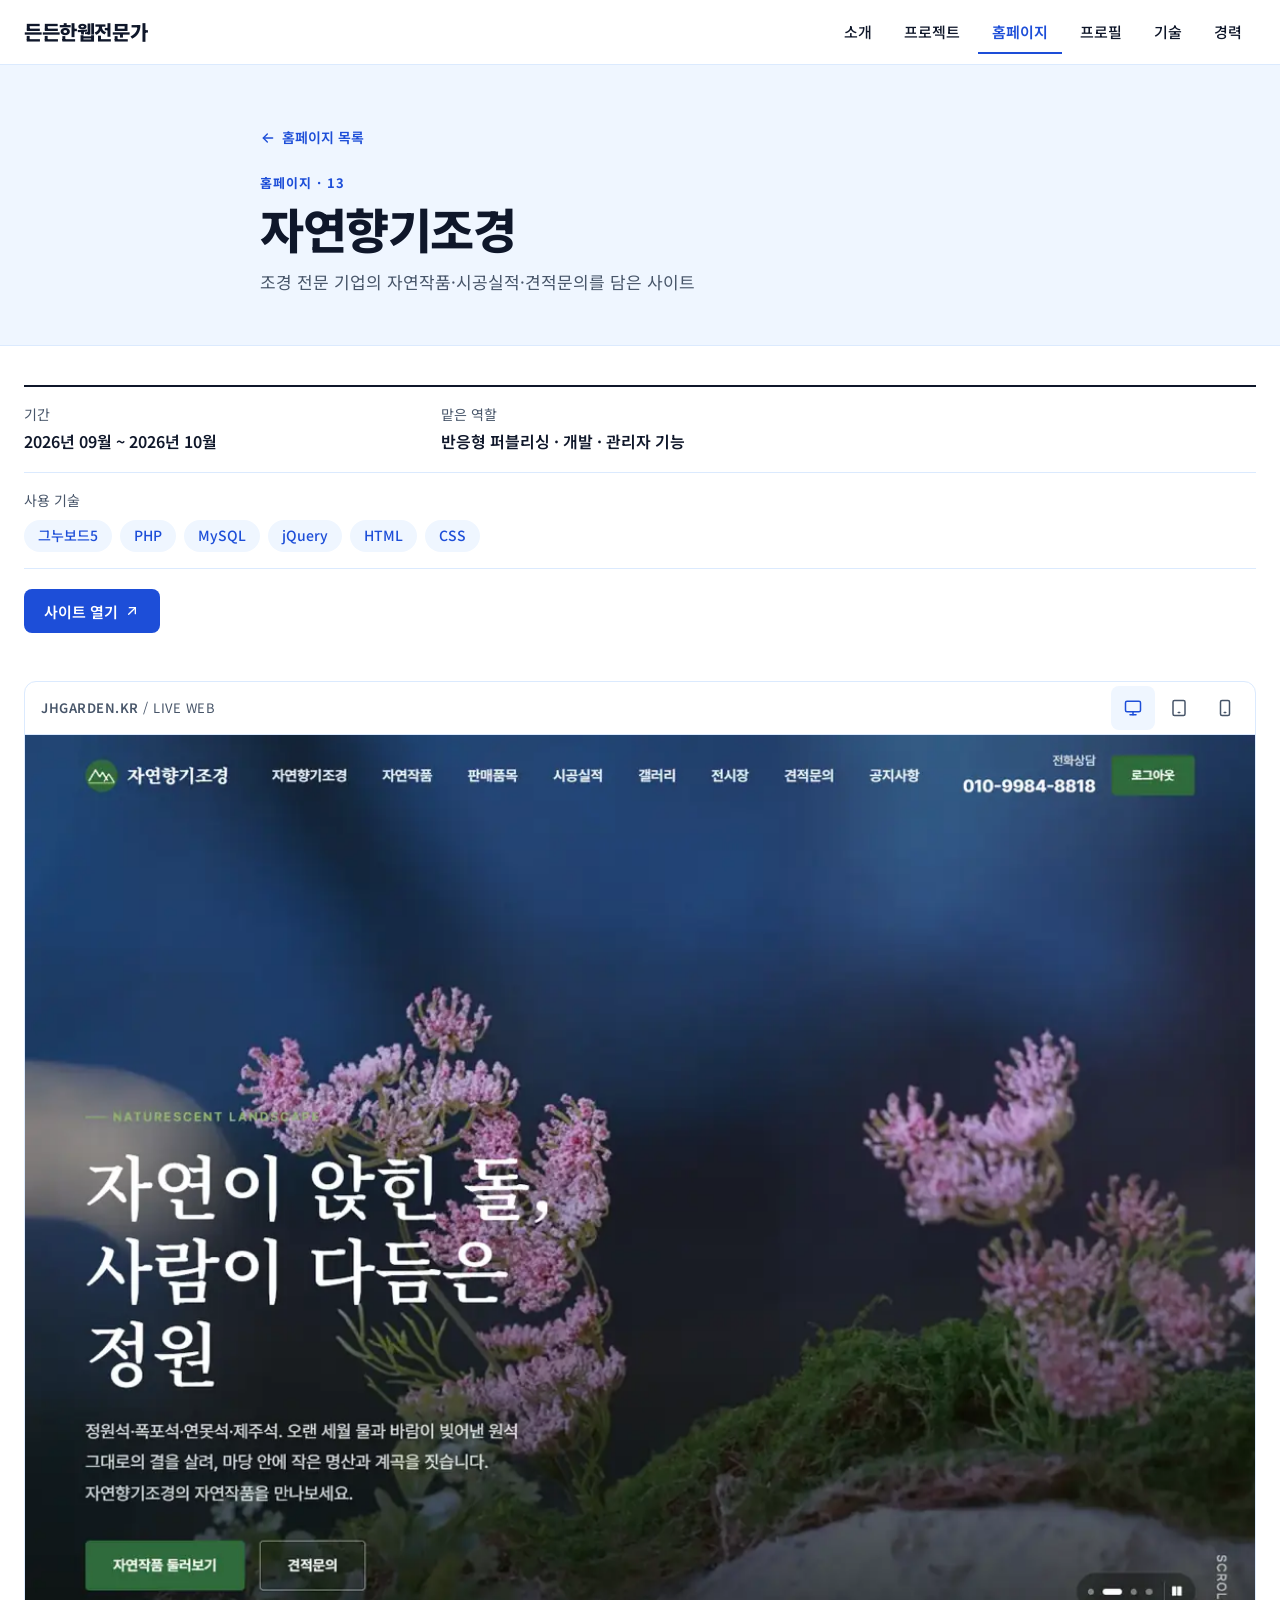
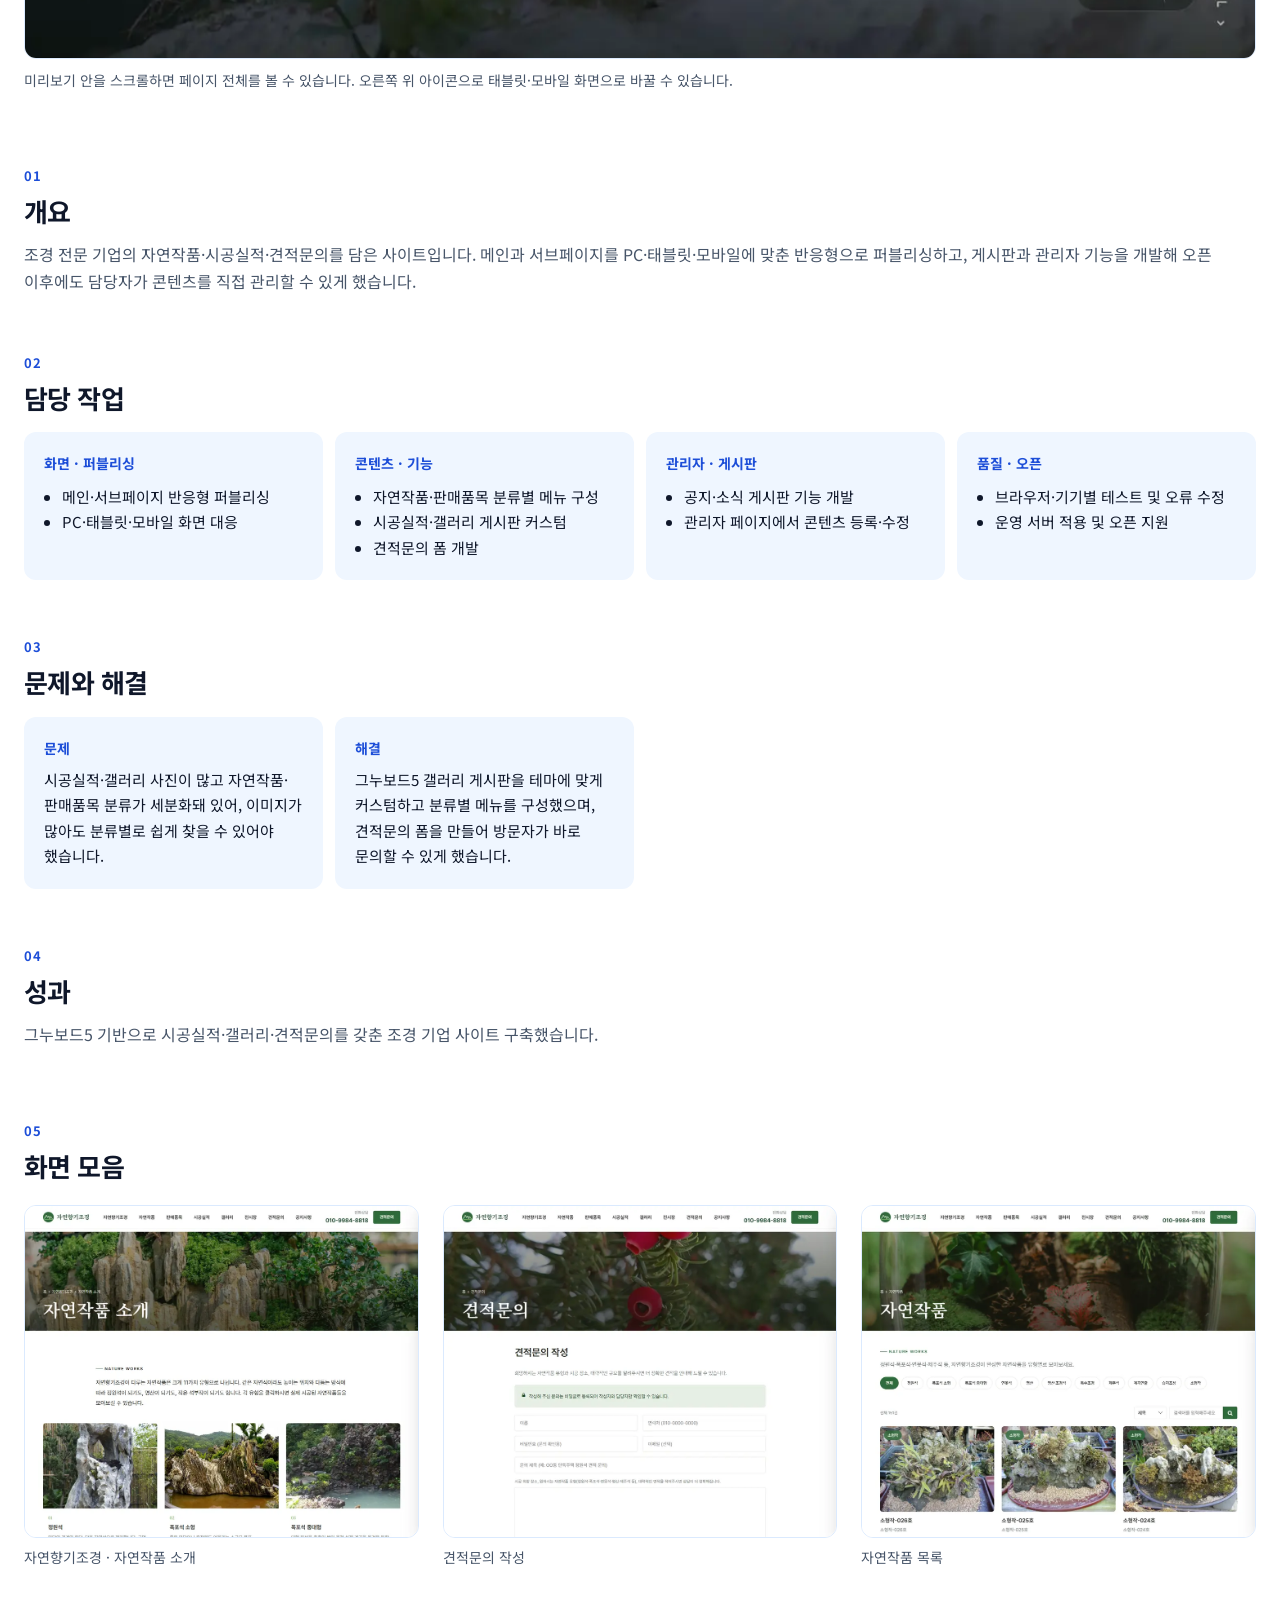
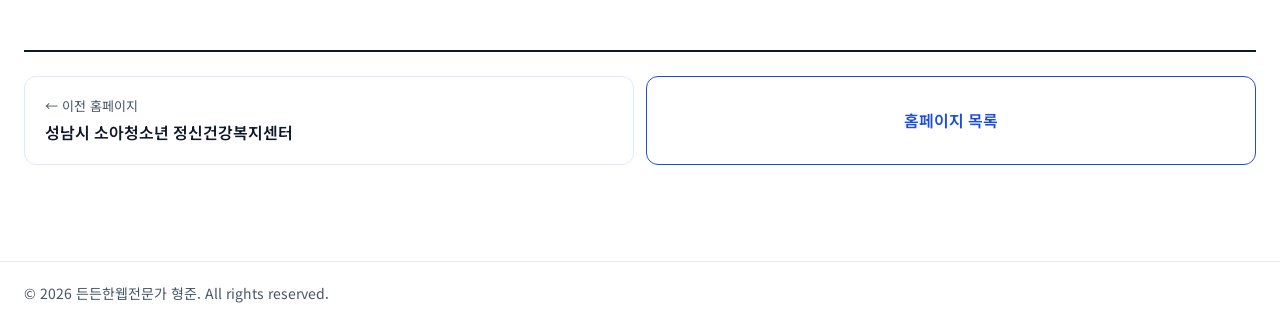
<file: projects/jhgarden.html>
<!doctype html>
<html lang="ko">
<head>
<meta charset="utf-8">
<meta name="viewport" content="width=device-width, initial-scale=1">
<title>자연향기조경 · 든든한웹전문가 형준</title>
<link rel="icon" href="../favicon.svg" type="image/svg+xml">
<link rel="icon" href="../favicon-32.png" sizes="32x32" type="image/png">
<link rel="apple-touch-icon" href="../apple-touch-icon.png">
<meta name="theme-color" content="#1D4ED8">
<meta name="description" content="조경 전문 기업의 자연작품·시공실적·견적문의를 담은 사이트">
<link rel="preconnect" href="https://fonts.googleapis.com">
<link rel="preconnect" href="https://fonts.gstatic.com" crossorigin>
<link rel="stylesheet" href="https://fonts.googleapis.com/css2?family=Noto+Sans+KR:wght@400;500;600;700;800&amp;display=swap">
<link rel="stylesheet" href="../css/style.css">
</head>
<body>
<div class="pf" style="background:#FFFFFF;color:#0F172A;font-size:16px;line-height:1.7">

<header data-header style="position:sticky;top:0;z-index:30;background:#FFFFFF;border-bottom:1px solid #DBEAFE">
  <div style="max-width:1280px;margin:0 auto;padding:0 clamp(16px,3vw,24px);height:clamp(60px,5vw,72px);display:flex;align-items:center;justify-content:space-between;gap:16px">
    <a href="../index.html" aria-label="든든한웹전문가, 메인으로" style="display:inline-flex;align-items:center;min-height:44px;text-decoration:none;color:#0F172A">
      <span style="font-weight:800;font-size:20px;letter-spacing:-0.02em">든든한웹전문가</span>
    </a>
    <span class="show-desk">
      <nav aria-label="주 메뉴">
        <ul style="display:flex;align-items:center;gap:4px;list-style:none;margin:0;padding:0">
          <li><a href="../index.html#about" class="pf-nav__link" style="display:inline-flex;align-items:center;min-height:44px;padding:0 14px;font-size:15px;font-weight:500;color:#0F172A;text-decoration:none">소개</a></li>
          <li><a href="../index.html#projects" class="pf-nav__link" style="display:inline-flex;align-items:center;min-height:44px;padding:0 14px;font-size:15px;font-weight:500;color:#0F172A;text-decoration:none">프로젝트</a></li>
          <li><a href="../index.html#all-projects" class="pf-nav__link" aria-current="page" style="display:inline-flex;align-items:center;min-height:44px;padding:0 14px;font-size:15px;font-weight:600;color:#1D4ED8;text-decoration:none;box-shadow:inset 0 -2px 0 #1D4ED8">홈페이지</a></li>
          <li><a href="../index.html#work" class="pf-nav__link" style="display:inline-flex;align-items:center;min-height:44px;padding:0 14px;font-size:15px;font-weight:500;color:#0F172A;text-decoration:none">프로필</a></li>
          <li><a href="../index.html#skills" class="pf-nav__link" style="display:inline-flex;align-items:center;min-height:44px;padding:0 14px;font-size:15px;font-weight:500;color:#0F172A;text-decoration:none">기술</a></li>
          <li><a href="../index.html#career" class="pf-nav__link" style="display:inline-flex;align-items:center;min-height:44px;padding:0 14px;font-size:15px;font-weight:500;color:#0F172A;text-decoration:none">경력</a></li>
        </ul>
      </nav>
    </span>
    <span class="show-mob">
      <button type="button" class="pf-icon-btn" aria-label="메뉴 열기" aria-expanded="false" data-action="menu" style="width:44px;height:44px;display:inline-flex;align-items:center;justify-content:center;border:1px solid #DBEAFE;border-radius:8px;background:#FFFFFF;color:#0F172A">
        <span class="mi-closed">
          <svg width="22" height="22" viewBox="0 0 24 24" fill="none" stroke="currentColor" stroke-width="2" stroke-linecap="round" aria-hidden="true"><path d="M4 7h16"></path><path d="M4 12h16"></path><path d="M4 17h16"></path></svg>
        </span>
        <span class="mi-open">
          <svg width="22" height="22" viewBox="0 0 24 24" fill="none" stroke="currentColor" stroke-width="2" stroke-linecap="round" aria-hidden="true"><path d="M6 6l12 12"></path><path d="M18 6L6 18"></path></svg>
        </span>
      </button>
    </span>
  </div>
  <div class="mob-menu">
    <nav aria-label="모바일 메뉴" style="border-top:1px solid #DBEAFE;background:#FFFFFF;padding:8px 16px 20px">
      <ul style="list-style:none;margin:0;padding:0;display:flex;flex-direction:column">
        <li><a href="../index.html#about" style="display:flex;align-items:center;min-height:52px;padding:0 4px;border-bottom:1px solid #DBEAFE;font-size:17px;font-weight:500;color:#0F172A;text-decoration:none">소개</a></li>
        <li><a href="../index.html#projects" style="display:flex;align-items:center;min-height:52px;padding:0 4px;border-bottom:1px solid #DBEAFE;font-size:17px;font-weight:500;color:#0F172A;text-decoration:none">프로젝트</a></li>
        <li><a href="../index.html#all-projects" aria-current="page" style="display:flex;align-items:center;min-height:52px;padding:0 4px;border-bottom:1px solid #DBEAFE;font-size:17px;font-weight:600;color:#1D4ED8;text-decoration:none">홈페이지</a></li>
        <li><a href="../index.html#work" style="display:flex;align-items:center;min-height:52px;padding:0 4px;border-bottom:1px solid #DBEAFE;font-size:17px;font-weight:500;color:#0F172A;text-decoration:none">프로필</a></li>
        <li><a href="../index.html#skills" style="display:flex;align-items:center;min-height:52px;padding:0 4px;border-bottom:1px solid #DBEAFE;font-size:17px;font-weight:500;color:#0F172A;text-decoration:none">기술</a></li>
        <li><a href="../index.html#career" style="display:flex;align-items:center;min-height:52px;padding:0 4px;font-size:17px;font-weight:500;color:#0F172A;text-decoration:none">경력</a></li>
      </ul>
    </nav>
  </div>
</header>

<main>
  <!-- 1. 머리 영역 -->
  <div style="background:#EFF6FF;border-bottom:1px solid #DBEAFE">
    <div style="max-width:808px;margin:0 auto;padding:clamp(32px,4vw,56px) clamp(16px,3vw,24px) clamp(32px,4vw,48px)">
      <a href="../index.html#all-projects" class="pf-link" style="display:inline-flex;align-items:center;gap:6px;min-height:44px;font-size:14px;font-weight:600;color:#1D4ED8;text-decoration:none">
        <svg width="16" height="16" viewBox="0 0 24 24" fill="none" stroke="currentColor" stroke-width="2" stroke-linecap="round" stroke-linejoin="round" aria-hidden="true"><path d="M19 12H5"></path><path d="M11 6l-6 6 6 6"></path></svg>홈페이지 목록</a>
      <p style="margin:12px 0 0;font-size:13px;font-weight:700;letter-spacing:.08em;color:#1D4ED8">홈페이지 · 13</p>
      <h1 style="margin:4px 0 0;font-size:clamp(32px,4vw,48px);font-weight:800;line-height:1.25;letter-spacing:-0.03em;white-space:nowrap;overflow:hidden;text-overflow:ellipsis" title="자연향기조경">자연향기조경</h1>
      <p style="margin:10px 0 0;font-size:17px;color:#475569">조경 전문 기업의 자연작품·시공실적·견적문의를 담은 사이트</p>
    </div>
  </div>

  <!-- 2. 요약 정보 -->
  <div style="max-width:1280px;margin:0 auto;padding:clamp(28px,3vw,40px) clamp(16px,3vw,24px) 0">
    <dl style="margin:0;display:flex;flex-wrap:wrap;gap:0;border-top:2px solid #0F172A">
      <div style="flex:1 1 220px;padding:16px 24px 16px 0;border-bottom:1px solid #DBEAFE"><dt style="font-size:14px;color:#475569">기간</dt><dd style="margin:2px 0 0;font-weight:600">2026년 09월 ~ 2026년 10월</dd></div>
      <div style="flex:2 1 420px;padding:16px 0;border-bottom:1px solid #DBEAFE"><dt style="font-size:14px;color:#475569">맡은 역할</dt><dd style="margin:2px 0 0;font-weight:600">반응형 퍼블리싱 · 개발 · 관리자 기능</dd></div>
      <div style="flex:1 1 100%;padding:16px 0;border-bottom:1px solid #DBEAFE"><dt style="font-size:14px;color:#475569">사용 기술</dt>
        <dd style="margin:8px 0 0"><ul style="list-style:none;margin:0;padding:0;display:flex;flex-wrap:wrap;gap:8px">
          <li style="display:inline-flex;align-items:center;height:32px;padding:0 14px;border-radius:999px;background:#EFF6FF;color:#1D4ED8;font-size:14px;font-weight:500">그누보드5</li>
          <li style="display:inline-flex;align-items:center;height:32px;padding:0 14px;border-radius:999px;background:#EFF6FF;color:#1D4ED8;font-size:14px;font-weight:500">PHP</li>
          <li style="display:inline-flex;align-items:center;height:32px;padding:0 14px;border-radius:999px;background:#EFF6FF;color:#1D4ED8;font-size:14px;font-weight:500">MySQL</li>
          <li style="display:inline-flex;align-items:center;height:32px;padding:0 14px;border-radius:999px;background:#EFF6FF;color:#1D4ED8;font-size:14px;font-weight:500">jQuery</li>
          <li style="display:inline-flex;align-items:center;height:32px;padding:0 14px;border-radius:999px;background:#EFF6FF;color:#1D4ED8;font-size:14px;font-weight:500">HTML</li>
          <li style="display:inline-flex;align-items:center;height:32px;padding:0 14px;border-radius:999px;background:#EFF6FF;color:#1D4ED8;font-size:14px;font-weight:500">CSS</li>
        </ul></dd></div>
    </dl>
    <div style="display:flex;flex-wrap:wrap;gap:8px;margin-top:20px">
      <a href="https://jhgarden.kr" target="_blank" rel="noopener" class="pf-btn--primary" style="display:inline-flex;align-items:center;gap:6px;min-height:44px;padding:0 20px;border-radius:8px;background:#1D4ED8;color:#FFFFFF;font-size:15px;font-weight:600;text-decoration:none">사이트 열기
        <svg width="16" height="16" viewBox="0 0 24 24" fill="none" stroke="currentColor" stroke-width="2" stroke-linecap="round" stroke-linejoin="round" aria-hidden="true"><path d="M7 17L17 7"></path><path d="M8 7h9v9"></path></svg></a>
    </div>
  </div>

  <!-- 3. 대표 화면 (PC·모바일 미리보기) -->
  <div style="max-width:1280px;margin:0 auto;padding:clamp(32px,4vw,48px) clamp(16px,3vw,24px) 0">
    <div data-device="desktop" style="border:1px solid #DBEAFE;border-radius:12px;overflow:hidden;background:#FFFFFF">
      <div style="display:flex;align-items:center;justify-content:space-between;gap:12px;padding:4px 8px 4px 16px;border-bottom:1px solid #DBEAFE">
        <span style="font-size:13px;font-weight:600;color:#475569;letter-spacing:.04em;white-space:nowrap;overflow:hidden;text-overflow:ellipsis">JHGARDEN.KR <span style="font-weight:400">/ LIVE WEB</span></span>
        <div role="group" aria-label="미리보기 기기" style="display:flex;gap:2px">
          <span class="dv dv-desktop"><button type="button" aria-label="데스크톱 화면" aria-pressed="true" style="width:44px;height:44px;border:0;border-radius:8px;background:#EFF6FF;color:#1D4ED8;display:inline-flex;align-items:center;justify-content:center"><svg width="18" height="18" viewBox="0 0 24 24" fill="none" stroke="currentColor" stroke-width="2" stroke-linecap="round" stroke-linejoin="round" aria-hidden="true"><rect x="2" y="3" width="20" height="14" rx="2"></rect><path d="M8 21h8"></path><path d="M12 17v4"></path></svg></button></span>
          <span class="dv dvx-desktop"><button type="button" class="pf-icon-btn" aria-label="데스크톱 화면" aria-pressed="false" data-device-set="desktop" style="width:44px;height:44px;border:0;border-radius:8px;background:#FFFFFF;color:#475569;display:inline-flex;align-items:center;justify-content:center"><svg width="18" height="18" viewBox="0 0 24 24" fill="none" stroke="currentColor" stroke-width="2" stroke-linecap="round" stroke-linejoin="round" aria-hidden="true"><rect x="2" y="3" width="20" height="14" rx="2"></rect><path d="M8 21h8"></path><path d="M12 17v4"></path></svg></button></span>
          <span class="dv dv-tablet"><button type="button" aria-label="태블릿 화면" aria-pressed="true" style="width:44px;height:44px;border:0;border-radius:8px;background:#EFF6FF;color:#1D4ED8;display:inline-flex;align-items:center;justify-content:center"><svg width="18" height="18" viewBox="0 0 24 24" fill="none" stroke="currentColor" stroke-width="2" stroke-linecap="round" stroke-linejoin="round" aria-hidden="true"><rect x="4" y="2" width="16" height="20" rx="2"></rect><path d="M11 18h2"></path></svg></button></span>
          <span class="dv dvx-tablet"><button type="button" class="pf-icon-btn" aria-label="태블릿 화면" aria-pressed="false" data-device-set="tablet" style="width:44px;height:44px;border:0;border-radius:8px;background:#FFFFFF;color:#475569;display:inline-flex;align-items:center;justify-content:center"><svg width="18" height="18" viewBox="0 0 24 24" fill="none" stroke="currentColor" stroke-width="2" stroke-linecap="round" stroke-linejoin="round" aria-hidden="true"><rect x="4" y="2" width="16" height="20" rx="2"></rect><path d="M11 18h2"></path></svg></button></span>
          <span class="dv dv-mobile"><button type="button" aria-label="모바일 화면" aria-pressed="true" style="width:44px;height:44px;border:0;border-radius:8px;background:#EFF6FF;color:#1D4ED8;display:inline-flex;align-items:center;justify-content:center"><svg width="18" height="18" viewBox="0 0 24 24" fill="none" stroke="currentColor" stroke-width="2" stroke-linecap="round" stroke-linejoin="round" aria-hidden="true"><rect x="6" y="2" width="12" height="20" rx="2"></rect><path d="M11 18h2"></path></svg></button></span>
          <span class="dv dvx-mobile"><button type="button" class="pf-icon-btn" aria-label="모바일 화면" aria-pressed="false" data-device-set="mobile" style="width:44px;height:44px;border:0;border-radius:8px;background:#FFFFFF;color:#475569;display:inline-flex;align-items:center;justify-content:center"><svg width="18" height="18" viewBox="0 0 24 24" fill="none" stroke="currentColor" stroke-width="2" stroke-linecap="round" stroke-linejoin="round" aria-hidden="true"><rect x="6" y="2" width="12" height="20" rx="2"></rect><path d="M11 18h2"></path></svg></button></span>
        </div>
      </div>
      <span class="dv dv-desktop">
        <div tabindex="0" aria-label="자연향기조경 데스크톱 화면, 스크롤 가능" style="aspect-ratio:4/3;height:auto;overflow-y:auto;background:#EFF6FF"><img src="../images/jhgarden-pc.webp" alt="자연향기조경 데스크톱 전체 화면" style="display:block;width:100%"></div>
      </span>
      <span class="dv dv-tablet">
        <div style="background:#EFF6FF;display:flex;justify-content:center;padding:24px 16px"><div tabindex="0" aria-label="자연향기조경 태블릿 화면, 스크롤 가능" style="width:min(100%,500px);aspect-ratio:500/660;height:auto;border:10px solid #0F172A;border-radius:22px;overflow-y:auto;background:#FFFFFF"><img src="../images/jhgarden-tablet.webp" alt="자연향기조경 태블릿 전체 화면" style="display:block;width:100%"></div></div>
      </span>
      <span class="dv dv-mobile">
        <div style="background:#EFF6FF;display:flex;justify-content:center;padding:24px 16px"><div tabindex="0" aria-label="자연향기조경 모바일 화면, 스크롤 가능" style="width:min(100%,300px);aspect-ratio:300/631;height:auto;border:8px solid #0F172A;border-radius:28px;overflow-y:auto;background:#FFFFFF"><img src="../images/jhgarden-mobile.webp" alt="자연향기조경 모바일 전체 화면" style="display:block;width:100%"></div></div>
      </span>
    </div>
    <p style="margin:10px 0 0;font-size:14px;color:#475569">미리보기 안을 스크롤하면 페이지 전체를 볼 수 있습니다. 오른쪽 위 아이콘으로 태블릿·모바일 화면으로 바꿀 수 있습니다.</p>
  </div>

  <!-- 4~7. 본문 -->
  <div style="max-width:1280px;margin:0 auto;padding:clamp(48px,6vw,72px) clamp(16px,3vw,24px) 0;display:flex;flex-direction:column;gap:clamp(40px,5vw,56px)">
    <section aria-labelledby="d-overview">
      <p style="margin:0 0 6px;font-size:13px;font-weight:700;letter-spacing:.08em;color:#1D4ED8">01</p>
      <h2 id="d-overview" style="margin:0;font-size:clamp(22px,2.2vw,26px);font-weight:700;line-height:1.4;letter-spacing:-0.02em">개요</h2>
      <p style="margin:12px 0 0;color:#475569">조경 전문 기업의 자연작품·시공실적·견적문의를 담은 사이트입니다. 메인과 서브페이지를 PC·태블릿·모바일에 맞춘 반응형으로 퍼블리싱하고, 게시판과 관리자 기능을 개발해 오픈 이후에도 담당자가 콘텐츠를 직접 관리할 수 있게 했습니다.</p>
    </section>
    <section aria-labelledby="d-work">
      <p style="margin:0 0 6px;font-size:13px;font-weight:700;letter-spacing:.08em;color:#1D4ED8">02</p>
      <h2 id="d-work" style="margin:0;font-size:clamp(22px,2.2vw,26px);font-weight:700;line-height:1.4;letter-spacing:-0.02em">담당 작업</h2>
      <div style="margin-top:16px;display:grid;grid-template-columns:repeat(auto-fill,minmax(240px,1fr));gap:12px">
        <div style="background:#EFF6FF;border-radius:12px;padding:20px">
          <p style="margin:0;font-size:14px;font-weight:700;color:#1D4ED8">화면 · 퍼블리싱</p>
          <ul style="margin:8px 0 0;padding-left:18px;font-size:15px;color:#0F172A;line-height:1.7">
            <li>메인·서브페이지 반응형 퍼블리싱</li>
            <li>PC·태블릿·모바일 화면 대응</li>
          </ul>
        </div>
        <div style="background:#EFF6FF;border-radius:12px;padding:20px">
          <p style="margin:0;font-size:14px;font-weight:700;color:#1D4ED8">콘텐츠 · 기능</p>
          <ul style="margin:8px 0 0;padding-left:18px;font-size:15px;color:#0F172A;line-height:1.7">
            <li>자연작품·판매품목 분류별 메뉴 구성</li>
            <li>시공실적·갤러리 게시판 커스텀</li>
            <li>견적문의 폼 개발</li>
          </ul>
        </div>
        <div style="background:#EFF6FF;border-radius:12px;padding:20px">
          <p style="margin:0;font-size:14px;font-weight:700;color:#1D4ED8">관리자 · 게시판</p>
          <ul style="margin:8px 0 0;padding-left:18px;font-size:15px;color:#0F172A;line-height:1.7">
            <li>공지·소식 게시판 기능 개발</li>
            <li>관리자 페이지에서 콘텐츠 등록·수정</li>
          </ul>
        </div>
        <div style="background:#EFF6FF;border-radius:12px;padding:20px">
          <p style="margin:0;font-size:14px;font-weight:700;color:#1D4ED8">품질 · 오픈</p>
          <ul style="margin:8px 0 0;padding-left:18px;font-size:15px;color:#0F172A;line-height:1.7">
            <li>브라우저·기기별 테스트 및 오류 수정</li>
            <li>운영 서버 적용 및 오픈 지원</li>
          </ul>
        </div>
      </div>
    </section>
    <section aria-labelledby="d-problem">
      <p style="margin:0 0 6px;font-size:13px;font-weight:700;letter-spacing:.08em;color:#1D4ED8">03</p>
      <h2 id="d-problem" style="margin:0;font-size:clamp(22px,2.2vw,26px);font-weight:700;line-height:1.4;letter-spacing:-0.02em">문제와 해결</h2>
      <div style="margin-top:16px;display:grid;grid-template-columns:repeat(auto-fill,minmax(260px,1fr));gap:12px">
        <div style="background:#EFF6FF;border-radius:12px;padding:20px">
          <p style="margin:0;font-size:14px;font-weight:700;color:#1D4ED8">문제</p>
          <p style="margin:6px 0 0;font-size:15px;color:#0F172A">시공실적·갤러리 사진이 많고 자연작품·판매품목 분류가 세분화돼 있어, 이미지가 많아도 분류별로 쉽게 찾을 수 있어야 했습니다.</p>
        </div>
        <div style="background:#EFF6FF;border-radius:12px;padding:20px">
          <p style="margin:0;font-size:14px;font-weight:700;color:#1D4ED8">해결</p>
          <p style="margin:6px 0 0;font-size:15px;color:#0F172A">그누보드5 갤러리 게시판을 테마에 맞게 커스텀하고 분류별 메뉴를 구성했으며, 견적문의 폼을 만들어 방문자가 바로 문의할 수 있게 했습니다.</p>
        </div>
      </div>
    </section>
    <section aria-labelledby="d-result">
      <p style="margin:0 0 6px;font-size:13px;font-weight:700;letter-spacing:.08em;color:#1D4ED8">04</p>
      <h2 id="d-result" style="margin:0;font-size:clamp(22px,2.2vw,26px);font-weight:700;line-height:1.4;letter-spacing:-0.02em">성과</h2>
      <p style="margin:12px 0 0;color:#475569">그누보드5 기반으로 시공실적·갤러리·견적문의를 갖춘 조경 기업 사이트 구축했습니다.</p>
    </section>
  </div>

  <!-- 8. 화면 모음 -->
  <section aria-labelledby="d-screens" style="max-width:1280px;margin:0 auto;padding:clamp(48px,6vw,72px) clamp(16px,3vw,24px) 0">
    <p style="margin:0 0 6px;font-size:13px;font-weight:700;letter-spacing:.08em;color:#1D4ED8">05</p>
    <h2 id="d-screens" style="margin:0 0 20px;font-size:clamp(22px,2.2vw,26px);font-weight:700;line-height:1.4;letter-spacing:-0.02em">화면 모음</h2>
    <ul style="list-style:none;margin:0;padding:0;display:grid;grid-template-columns:repeat(auto-fill,minmax(320px,1fr));gap:24px;align-items:start">
      <li><figure style="margin:0"><img src="../images/jhgarden-screen-1.webp" alt="자연향기조경 화면: 자연향기조경 · 자연작품 소개" loading="lazy" style="display:block;width:100%;aspect-ratio:1395/1178;object-fit:cover;object-position:top;border:1px solid #DBEAFE;border-radius:12px"><figcaption style="margin-top:8px;font-size:14px;color:#475569">자연향기조경 · 자연작품 소개</figcaption></figure></li>
      <li><figure style="margin:0"><img src="../images/jhgarden-screen-2.webp" alt="자연향기조경 화면: 견적문의 작성" loading="lazy" style="display:block;width:100%;aspect-ratio:1395/1178;object-fit:cover;object-position:top;border:1px solid #DBEAFE;border-radius:12px"><figcaption style="margin-top:8px;font-size:14px;color:#475569">견적문의 작성</figcaption></figure></li>
      <li><figure style="margin:0"><img src="../images/jhgarden-screen-3.webp" alt="자연향기조경 화면: 자연작품 목록" loading="lazy" style="display:block;width:100%;aspect-ratio:1395/1178;object-fit:cover;object-position:top;border:1px solid #DBEAFE;border-radius:12px"><figcaption style="margin-top:8px;font-size:14px;color:#475569">자연작품 목록</figcaption></figure></li>
    </ul>
  </section>

  <!-- 9. 하단 이동 -->
  <nav aria-label="다른 프로젝트" style="max-width:1280px;margin:0 auto;padding:clamp(56px,7vw,80px) clamp(16px,3vw,24px) clamp(64px,8vw,96px)">
    <div style="display:grid;grid-template-columns:repeat(auto-fit,minmax(240px,1fr));gap:12px;border-top:2px solid #0F172A;padding-top:24px">
      <a href="withchild.html" class="pf-card" style="display:flex;flex-direction:column;gap:2px;padding:18px 20px;border:1px solid #DBEAFE;border-radius:12px;text-decoration:none;color:#0F172A;min-width:0">
        <span style="font-size:13px;color:#475569">← 이전 홈페이지</span><span style="max-width:100%;font-weight:600;white-space:nowrap;overflow:hidden;text-overflow:ellipsis">성남시 소아청소년 정신건강복지센터</span></a>
      <a href="../index.html#all-projects" class="pf-btn--secondary" style="display:flex;align-items:center;justify-content:center;gap:6px;padding:18px 20px;border:1px solid #1D4ED8;border-radius:12px;text-decoration:none;color:#1D4ED8;font-weight:600;background:#FFFFFF">홈페이지 목록</a>
    </div>
  </nav>
</main>

<footer style="border-top:1px solid #DBEAFE;background:#FFFFFF">
  <div style="max-width:1280px;margin:0 auto;padding:20px clamp(16px,3vw,24px);display:flex;flex-wrap:wrap;align-items:center;justify-content:space-between;gap:8px;font-size:14px;color:#475569">
    <p style="margin:0">© 2026 든든한웹전문가 형준. All rights reserved.</p>
  </div>
</footer>
</div>
<script src="../js/main.js"></script>
</body>
</html>
</file>
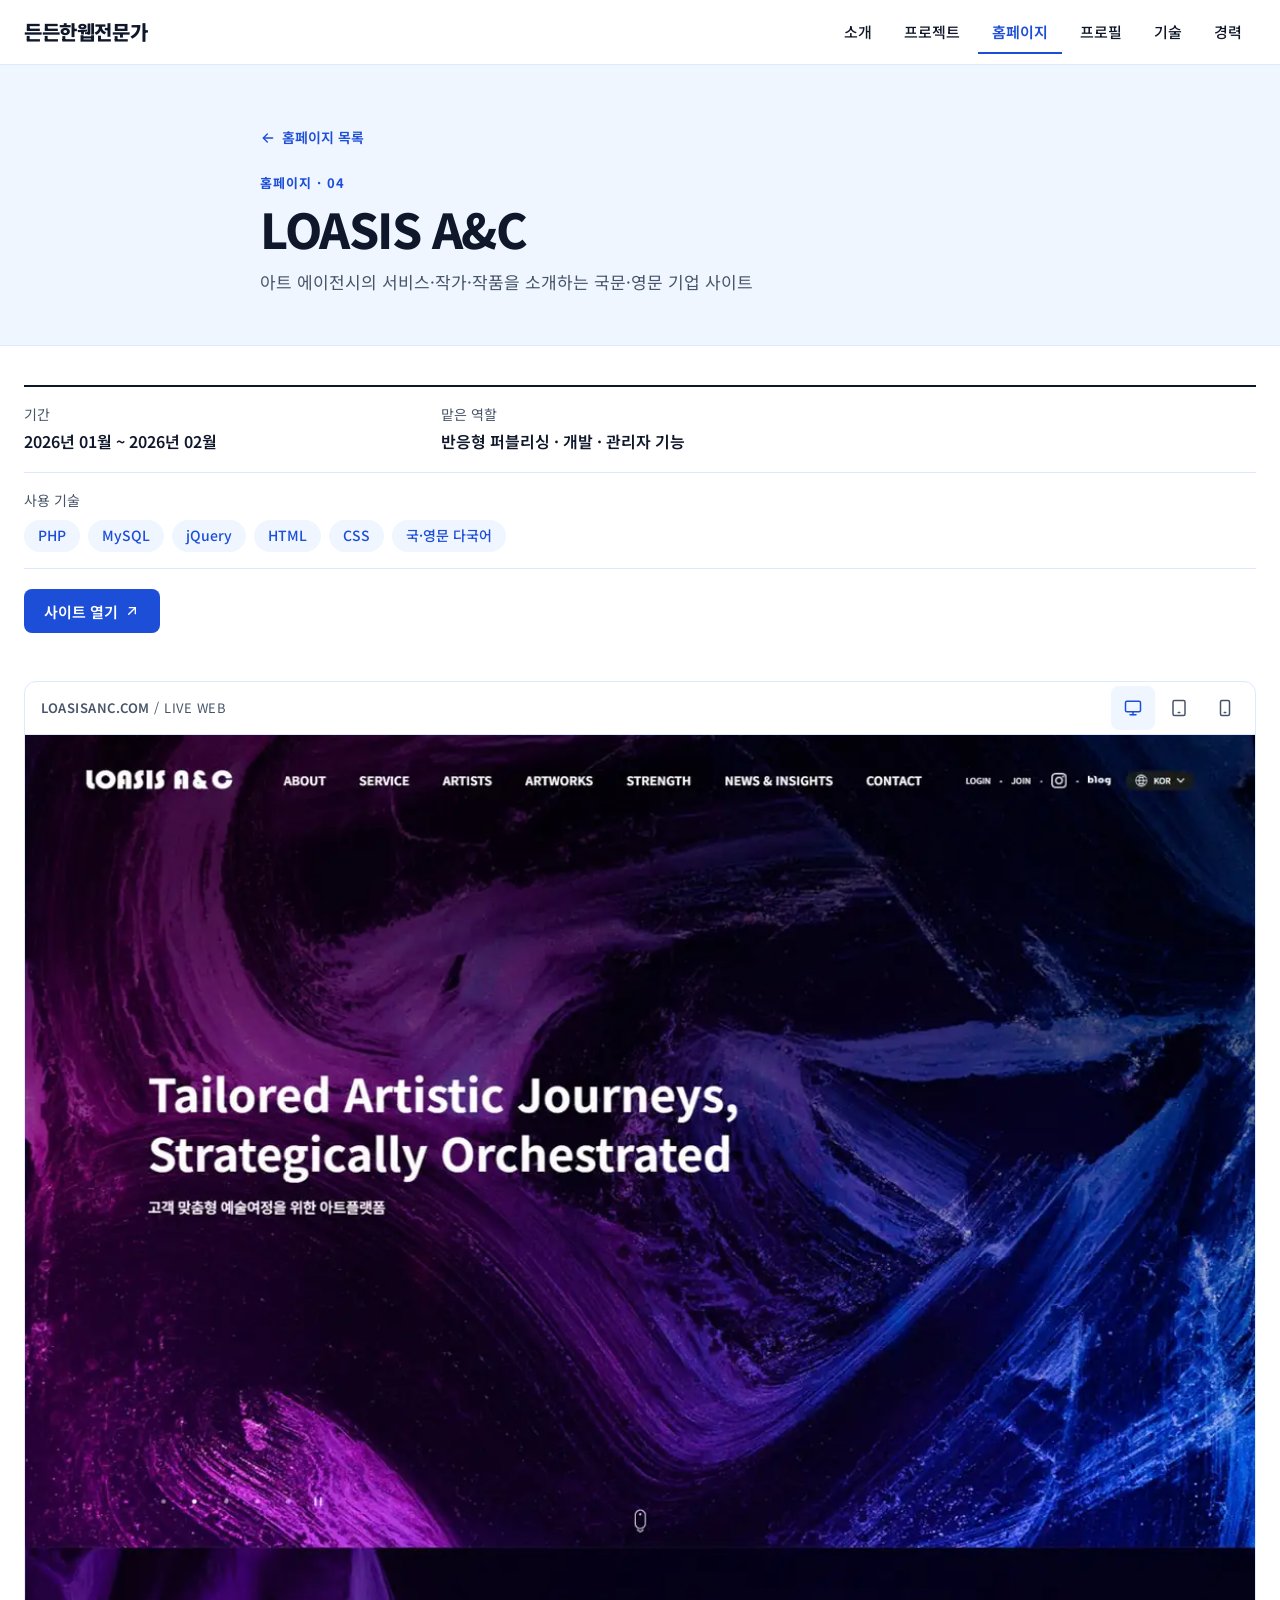
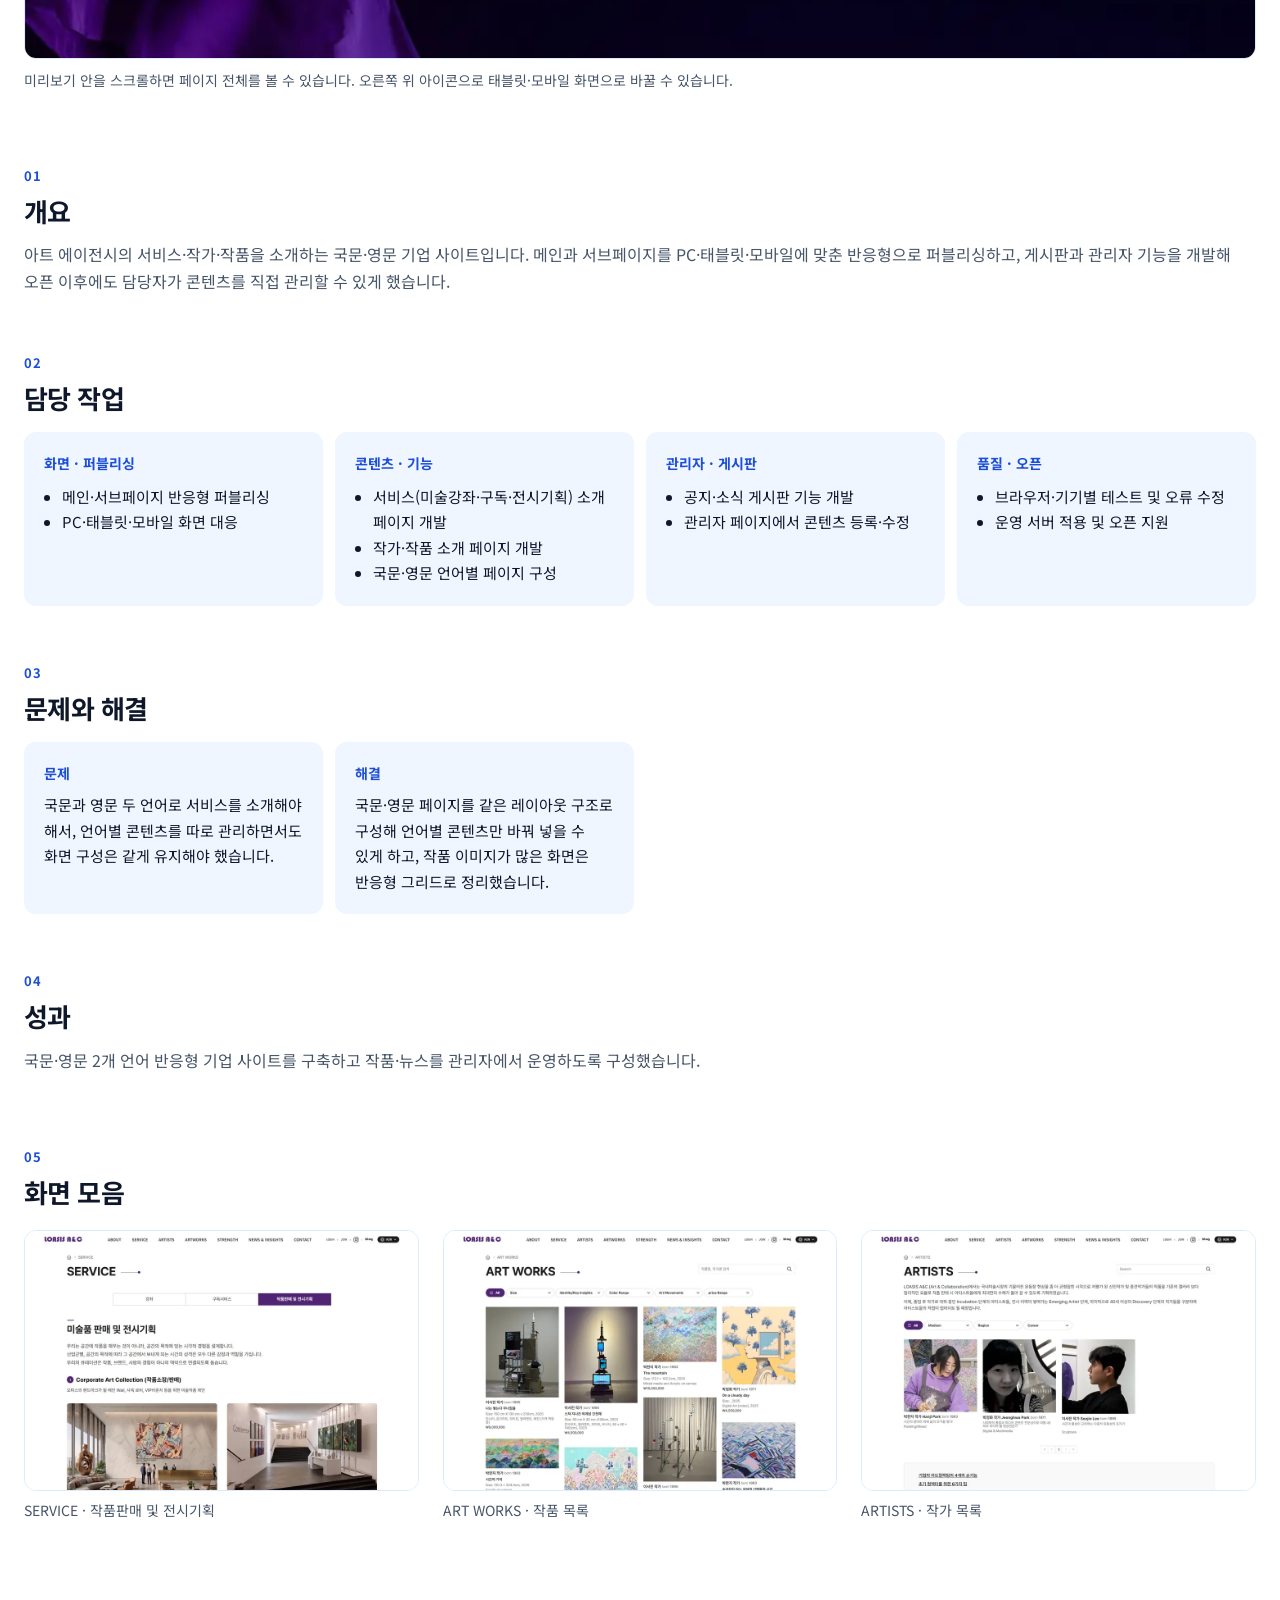
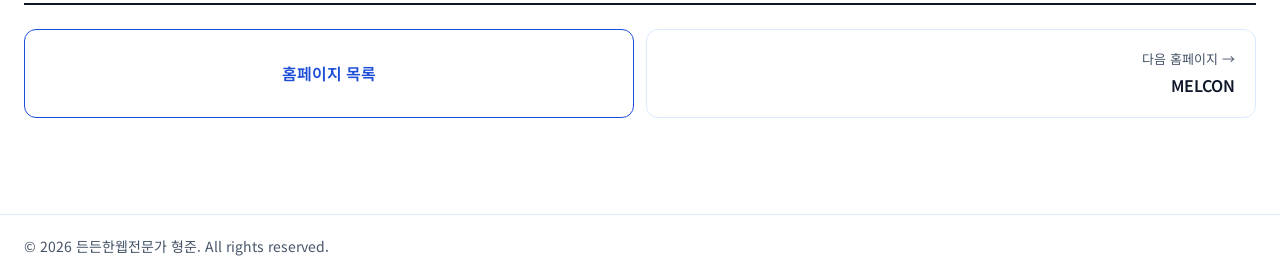
<file: projects/loasis.html>
<!doctype html>
<html lang="ko">
<head>
<meta charset="utf-8">
<meta name="viewport" content="width=device-width, initial-scale=1">
<title>LOASIS A&amp;C · 든든한웹전문가 형준</title>
<link rel="icon" href="../favicon.svg" type="image/svg+xml">
<link rel="icon" href="../favicon-32.png" sizes="32x32" type="image/png">
<link rel="apple-touch-icon" href="../apple-touch-icon.png">
<meta name="theme-color" content="#1D4ED8">
<meta name="description" content="아트 에이전시의 서비스·작가·작품을 소개하는 국문·영문 기업 사이트">
<link rel="preconnect" href="https://fonts.googleapis.com">
<link rel="preconnect" href="https://fonts.gstatic.com" crossorigin>
<link rel="stylesheet" href="https://fonts.googleapis.com/css2?family=Noto+Sans+KR:wght@400;500;600;700;800&amp;display=swap">
<link rel="stylesheet" href="../css/style.css">
</head>
<body>
<div class="pf" style="background:#FFFFFF;color:#0F172A;font-size:16px;line-height:1.7">

<header data-header style="position:sticky;top:0;z-index:30;background:#FFFFFF;border-bottom:1px solid #DBEAFE">
  <div style="max-width:1280px;margin:0 auto;padding:0 clamp(16px,3vw,24px);height:clamp(60px,5vw,72px);display:flex;align-items:center;justify-content:space-between;gap:16px">
    <a href="../index.html" aria-label="든든한웹전문가, 메인으로" style="display:inline-flex;align-items:center;min-height:44px;text-decoration:none;color:#0F172A">
      <span style="font-weight:800;font-size:20px;letter-spacing:-0.02em">든든한웹전문가</span>
    </a>
    <span class="show-desk">
      <nav aria-label="주 메뉴">
        <ul style="display:flex;align-items:center;gap:4px;list-style:none;margin:0;padding:0">
          <li><a href="../index.html#about" class="pf-nav__link" style="display:inline-flex;align-items:center;min-height:44px;padding:0 14px;font-size:15px;font-weight:500;color:#0F172A;text-decoration:none">소개</a></li>
          <li><a href="../index.html#projects" class="pf-nav__link" style="display:inline-flex;align-items:center;min-height:44px;padding:0 14px;font-size:15px;font-weight:500;color:#0F172A;text-decoration:none">프로젝트</a></li>
          <li><a href="../index.html#all-projects" class="pf-nav__link" aria-current="page" style="display:inline-flex;align-items:center;min-height:44px;padding:0 14px;font-size:15px;font-weight:600;color:#1D4ED8;text-decoration:none;box-shadow:inset 0 -2px 0 #1D4ED8">홈페이지</a></li>
          <li><a href="../index.html#work" class="pf-nav__link" style="display:inline-flex;align-items:center;min-height:44px;padding:0 14px;font-size:15px;font-weight:500;color:#0F172A;text-decoration:none">프로필</a></li>
          <li><a href="../index.html#skills" class="pf-nav__link" style="display:inline-flex;align-items:center;min-height:44px;padding:0 14px;font-size:15px;font-weight:500;color:#0F172A;text-decoration:none">기술</a></li>
          <li><a href="../index.html#career" class="pf-nav__link" style="display:inline-flex;align-items:center;min-height:44px;padding:0 14px;font-size:15px;font-weight:500;color:#0F172A;text-decoration:none">경력</a></li>
        </ul>
      </nav>
    </span>
    <span class="show-mob">
      <button type="button" class="pf-icon-btn" aria-label="메뉴 열기" aria-expanded="false" data-action="menu" style="width:44px;height:44px;display:inline-flex;align-items:center;justify-content:center;border:1px solid #DBEAFE;border-radius:8px;background:#FFFFFF;color:#0F172A">
        <span class="mi-closed">
          <svg width="22" height="22" viewBox="0 0 24 24" fill="none" stroke="currentColor" stroke-width="2" stroke-linecap="round" aria-hidden="true"><path d="M4 7h16"></path><path d="M4 12h16"></path><path d="M4 17h16"></path></svg>
        </span>
        <span class="mi-open">
          <svg width="22" height="22" viewBox="0 0 24 24" fill="none" stroke="currentColor" stroke-width="2" stroke-linecap="round" aria-hidden="true"><path d="M6 6l12 12"></path><path d="M18 6L6 18"></path></svg>
        </span>
      </button>
    </span>
  </div>
  <div class="mob-menu">
    <nav aria-label="모바일 메뉴" style="border-top:1px solid #DBEAFE;background:#FFFFFF;padding:8px 16px 20px">
      <ul style="list-style:none;margin:0;padding:0;display:flex;flex-direction:column">
        <li><a href="../index.html#about" style="display:flex;align-items:center;min-height:52px;padding:0 4px;border-bottom:1px solid #DBEAFE;font-size:17px;font-weight:500;color:#0F172A;text-decoration:none">소개</a></li>
        <li><a href="../index.html#projects" style="display:flex;align-items:center;min-height:52px;padding:0 4px;border-bottom:1px solid #DBEAFE;font-size:17px;font-weight:500;color:#0F172A;text-decoration:none">프로젝트</a></li>
        <li><a href="../index.html#all-projects" aria-current="page" style="display:flex;align-items:center;min-height:52px;padding:0 4px;border-bottom:1px solid #DBEAFE;font-size:17px;font-weight:600;color:#1D4ED8;text-decoration:none">홈페이지</a></li>
        <li><a href="../index.html#work" style="display:flex;align-items:center;min-height:52px;padding:0 4px;border-bottom:1px solid #DBEAFE;font-size:17px;font-weight:500;color:#0F172A;text-decoration:none">프로필</a></li>
        <li><a href="../index.html#skills" style="display:flex;align-items:center;min-height:52px;padding:0 4px;border-bottom:1px solid #DBEAFE;font-size:17px;font-weight:500;color:#0F172A;text-decoration:none">기술</a></li>
        <li><a href="../index.html#career" style="display:flex;align-items:center;min-height:52px;padding:0 4px;font-size:17px;font-weight:500;color:#0F172A;text-decoration:none">경력</a></li>
      </ul>
    </nav>
  </div>
</header>

<main>
  <!-- 1. 머리 영역 -->
  <div style="background:#EFF6FF;border-bottom:1px solid #DBEAFE">
    <div style="max-width:808px;margin:0 auto;padding:clamp(32px,4vw,56px) clamp(16px,3vw,24px) clamp(32px,4vw,48px)">
      <a href="../index.html#all-projects" class="pf-link" style="display:inline-flex;align-items:center;gap:6px;min-height:44px;font-size:14px;font-weight:600;color:#1D4ED8;text-decoration:none">
        <svg width="16" height="16" viewBox="0 0 24 24" fill="none" stroke="currentColor" stroke-width="2" stroke-linecap="round" stroke-linejoin="round" aria-hidden="true"><path d="M19 12H5"></path><path d="M11 6l-6 6 6 6"></path></svg>홈페이지 목록</a>
      <p style="margin:12px 0 0;font-size:13px;font-weight:700;letter-spacing:.08em;color:#1D4ED8">홈페이지 · 04</p>
      <h1 style="margin:4px 0 0;font-size:clamp(32px,4vw,48px);font-weight:800;line-height:1.25;letter-spacing:-0.03em;white-space:nowrap;overflow:hidden;text-overflow:ellipsis" title="LOASIS A&amp;C">LOASIS A&amp;C</h1>
      <p style="margin:10px 0 0;font-size:17px;color:#475569">아트 에이전시의 서비스·작가·작품을 소개하는 국문·영문 기업 사이트</p>
    </div>
  </div>

  <!-- 2. 요약 정보 -->
  <div style="max-width:1280px;margin:0 auto;padding:clamp(28px,3vw,40px) clamp(16px,3vw,24px) 0">
    <dl style="margin:0;display:flex;flex-wrap:wrap;gap:0;border-top:2px solid #0F172A">
      <div style="flex:1 1 220px;padding:16px 24px 16px 0;border-bottom:1px solid #DBEAFE"><dt style="font-size:14px;color:#475569">기간</dt><dd style="margin:2px 0 0;font-weight:600">2026년 01월 ~ 2026년 02월</dd></div>
      <div style="flex:2 1 420px;padding:16px 0;border-bottom:1px solid #DBEAFE"><dt style="font-size:14px;color:#475569">맡은 역할</dt><dd style="margin:2px 0 0;font-weight:600">반응형 퍼블리싱 · 개발 · 관리자 기능</dd></div>
      <div style="flex:1 1 100%;padding:16px 0;border-bottom:1px solid #DBEAFE"><dt style="font-size:14px;color:#475569">사용 기술</dt>
        <dd style="margin:8px 0 0"><ul style="list-style:none;margin:0;padding:0;display:flex;flex-wrap:wrap;gap:8px">
          <li style="display:inline-flex;align-items:center;height:32px;padding:0 14px;border-radius:999px;background:#EFF6FF;color:#1D4ED8;font-size:14px;font-weight:500">PHP</li>
          <li style="display:inline-flex;align-items:center;height:32px;padding:0 14px;border-radius:999px;background:#EFF6FF;color:#1D4ED8;font-size:14px;font-weight:500">MySQL</li>
          <li style="display:inline-flex;align-items:center;height:32px;padding:0 14px;border-radius:999px;background:#EFF6FF;color:#1D4ED8;font-size:14px;font-weight:500">jQuery</li>
          <li style="display:inline-flex;align-items:center;height:32px;padding:0 14px;border-radius:999px;background:#EFF6FF;color:#1D4ED8;font-size:14px;font-weight:500">HTML</li>
          <li style="display:inline-flex;align-items:center;height:32px;padding:0 14px;border-radius:999px;background:#EFF6FF;color:#1D4ED8;font-size:14px;font-weight:500">CSS</li>
          <li style="display:inline-flex;align-items:center;height:32px;padding:0 14px;border-radius:999px;background:#EFF6FF;color:#1D4ED8;font-size:14px;font-weight:500">국·영문 다국어</li>
        </ul></dd></div>
    </dl>
    <div style="display:flex;flex-wrap:wrap;gap:8px;margin-top:20px">
      <a href="https://loasisanc.com" target="_blank" rel="noopener" class="pf-btn--primary" style="display:inline-flex;align-items:center;gap:6px;min-height:44px;padding:0 20px;border-radius:8px;background:#1D4ED8;color:#FFFFFF;font-size:15px;font-weight:600;text-decoration:none">사이트 열기
        <svg width="16" height="16" viewBox="0 0 24 24" fill="none" stroke="currentColor" stroke-width="2" stroke-linecap="round" stroke-linejoin="round" aria-hidden="true"><path d="M7 17L17 7"></path><path d="M8 7h9v9"></path></svg></a>
    </div>
  </div>

  <!-- 3. 대표 화면 (PC·모바일 미리보기) -->
  <div style="max-width:1280px;margin:0 auto;padding:clamp(32px,4vw,48px) clamp(16px,3vw,24px) 0">
    <div data-device="desktop" style="border:1px solid #DBEAFE;border-radius:12px;overflow:hidden;background:#FFFFFF">
      <div style="display:flex;align-items:center;justify-content:space-between;gap:12px;padding:4px 8px 4px 16px;border-bottom:1px solid #DBEAFE">
        <span style="font-size:13px;font-weight:600;color:#475569;letter-spacing:.04em;white-space:nowrap;overflow:hidden;text-overflow:ellipsis">LOASISANC.COM <span style="font-weight:400">/ LIVE WEB</span></span>
        <div role="group" aria-label="미리보기 기기" style="display:flex;gap:2px">
          <span class="dv dv-desktop"><button type="button" aria-label="데스크톱 화면" aria-pressed="true" style="width:44px;height:44px;border:0;border-radius:8px;background:#EFF6FF;color:#1D4ED8;display:inline-flex;align-items:center;justify-content:center"><svg width="18" height="18" viewBox="0 0 24 24" fill="none" stroke="currentColor" stroke-width="2" stroke-linecap="round" stroke-linejoin="round" aria-hidden="true"><rect x="2" y="3" width="20" height="14" rx="2"></rect><path d="M8 21h8"></path><path d="M12 17v4"></path></svg></button></span>
          <span class="dv dvx-desktop"><button type="button" class="pf-icon-btn" aria-label="데스크톱 화면" aria-pressed="false" data-device-set="desktop" style="width:44px;height:44px;border:0;border-radius:8px;background:#FFFFFF;color:#475569;display:inline-flex;align-items:center;justify-content:center"><svg width="18" height="18" viewBox="0 0 24 24" fill="none" stroke="currentColor" stroke-width="2" stroke-linecap="round" stroke-linejoin="round" aria-hidden="true"><rect x="2" y="3" width="20" height="14" rx="2"></rect><path d="M8 21h8"></path><path d="M12 17v4"></path></svg></button></span>
          <span class="dv dv-tablet"><button type="button" aria-label="태블릿 화면" aria-pressed="true" style="width:44px;height:44px;border:0;border-radius:8px;background:#EFF6FF;color:#1D4ED8;display:inline-flex;align-items:center;justify-content:center"><svg width="18" height="18" viewBox="0 0 24 24" fill="none" stroke="currentColor" stroke-width="2" stroke-linecap="round" stroke-linejoin="round" aria-hidden="true"><rect x="4" y="2" width="16" height="20" rx="2"></rect><path d="M11 18h2"></path></svg></button></span>
          <span class="dv dvx-tablet"><button type="button" class="pf-icon-btn" aria-label="태블릿 화면" aria-pressed="false" data-device-set="tablet" style="width:44px;height:44px;border:0;border-radius:8px;background:#FFFFFF;color:#475569;display:inline-flex;align-items:center;justify-content:center"><svg width="18" height="18" viewBox="0 0 24 24" fill="none" stroke="currentColor" stroke-width="2" stroke-linecap="round" stroke-linejoin="round" aria-hidden="true"><rect x="4" y="2" width="16" height="20" rx="2"></rect><path d="M11 18h2"></path></svg></button></span>
          <span class="dv dv-mobile"><button type="button" aria-label="모바일 화면" aria-pressed="true" style="width:44px;height:44px;border:0;border-radius:8px;background:#EFF6FF;color:#1D4ED8;display:inline-flex;align-items:center;justify-content:center"><svg width="18" height="18" viewBox="0 0 24 24" fill="none" stroke="currentColor" stroke-width="2" stroke-linecap="round" stroke-linejoin="round" aria-hidden="true"><rect x="6" y="2" width="12" height="20" rx="2"></rect><path d="M11 18h2"></path></svg></button></span>
          <span class="dv dvx-mobile"><button type="button" class="pf-icon-btn" aria-label="모바일 화면" aria-pressed="false" data-device-set="mobile" style="width:44px;height:44px;border:0;border-radius:8px;background:#FFFFFF;color:#475569;display:inline-flex;align-items:center;justify-content:center"><svg width="18" height="18" viewBox="0 0 24 24" fill="none" stroke="currentColor" stroke-width="2" stroke-linecap="round" stroke-linejoin="round" aria-hidden="true"><rect x="6" y="2" width="12" height="20" rx="2"></rect><path d="M11 18h2"></path></svg></button></span>
        </div>
      </div>
      <span class="dv dv-desktop">
        <div tabindex="0" aria-label="LOASIS A&amp;C 데스크톱 화면, 스크롤 가능" style="aspect-ratio:4/3;height:auto;overflow-y:auto;background:#EFF6FF"><img src="../images/loasis-pc.webp" alt="LOASIS A&amp;C 데스크톱 전체 화면" style="display:block;width:100%"></div>
      </span>
      <span class="dv dv-tablet">
        <div style="background:#EFF6FF;display:flex;justify-content:center;padding:24px 16px"><div tabindex="0" aria-label="LOASIS A&amp;C 태블릿 화면, 스크롤 가능" style="width:min(100%,500px);aspect-ratio:500/660;height:auto;border:10px solid #0F172A;border-radius:22px;overflow-y:auto;background:#FFFFFF"><img src="../images/loasis-tablet.webp" alt="LOASIS A&amp;C 태블릿 전체 화면" style="display:block;width:100%"></div></div>
      </span>
      <span class="dv dv-mobile">
        <div style="background:#EFF6FF;display:flex;justify-content:center;padding:24px 16px"><div tabindex="0" aria-label="LOASIS A&amp;C 모바일 화면, 스크롤 가능" style="width:min(100%,300px);aspect-ratio:300/631;height:auto;border:8px solid #0F172A;border-radius:28px;overflow-y:auto;background:#FFFFFF"><img src="../images/loasis-mobile.webp" alt="LOASIS A&amp;C 모바일 전체 화면" style="display:block;width:100%"></div></div>
      </span>
    </div>
    <p style="margin:10px 0 0;font-size:14px;color:#475569">미리보기 안을 스크롤하면 페이지 전체를 볼 수 있습니다. 오른쪽 위 아이콘으로 태블릿·모바일 화면으로 바꿀 수 있습니다.</p>
  </div>

  <!-- 4~7. 본문 -->
  <div style="max-width:1280px;margin:0 auto;padding:clamp(48px,6vw,72px) clamp(16px,3vw,24px) 0;display:flex;flex-direction:column;gap:clamp(40px,5vw,56px)">
    <section aria-labelledby="d-overview">
      <p style="margin:0 0 6px;font-size:13px;font-weight:700;letter-spacing:.08em;color:#1D4ED8">01</p>
      <h2 id="d-overview" style="margin:0;font-size:clamp(22px,2.2vw,26px);font-weight:700;line-height:1.4;letter-spacing:-0.02em">개요</h2>
      <p style="margin:12px 0 0;color:#475569">아트 에이전시의 서비스·작가·작품을 소개하는 국문·영문 기업 사이트입니다. 메인과 서브페이지를 PC·태블릿·모바일에 맞춘 반응형으로 퍼블리싱하고, 게시판과 관리자 기능을 개발해 오픈 이후에도 담당자가 콘텐츠를 직접 관리할 수 있게 했습니다.</p>
    </section>
    <section aria-labelledby="d-work">
      <p style="margin:0 0 6px;font-size:13px;font-weight:700;letter-spacing:.08em;color:#1D4ED8">02</p>
      <h2 id="d-work" style="margin:0;font-size:clamp(22px,2.2vw,26px);font-weight:700;line-height:1.4;letter-spacing:-0.02em">담당 작업</h2>
      <div style="margin-top:16px;display:grid;grid-template-columns:repeat(auto-fill,minmax(240px,1fr));gap:12px">
        <div style="background:#EFF6FF;border-radius:12px;padding:20px">
          <p style="margin:0;font-size:14px;font-weight:700;color:#1D4ED8">화면 · 퍼블리싱</p>
          <ul style="margin:8px 0 0;padding-left:18px;font-size:15px;color:#0F172A;line-height:1.7">
            <li>메인·서브페이지 반응형 퍼블리싱</li>
            <li>PC·태블릿·모바일 화면 대응</li>
          </ul>
        </div>
        <div style="background:#EFF6FF;border-radius:12px;padding:20px">
          <p style="margin:0;font-size:14px;font-weight:700;color:#1D4ED8">콘텐츠 · 기능</p>
          <ul style="margin:8px 0 0;padding-left:18px;font-size:15px;color:#0F172A;line-height:1.7">
            <li>서비스(미술강좌·구독·전시기획) 소개 페이지 개발</li>
            <li>작가·작품 소개 페이지 개발</li>
            <li>국문·영문 언어별 페이지 구성</li>
          </ul>
        </div>
        <div style="background:#EFF6FF;border-radius:12px;padding:20px">
          <p style="margin:0;font-size:14px;font-weight:700;color:#1D4ED8">관리자 · 게시판</p>
          <ul style="margin:8px 0 0;padding-left:18px;font-size:15px;color:#0F172A;line-height:1.7">
            <li>공지·소식 게시판 기능 개발</li>
            <li>관리자 페이지에서 콘텐츠 등록·수정</li>
          </ul>
        </div>
        <div style="background:#EFF6FF;border-radius:12px;padding:20px">
          <p style="margin:0;font-size:14px;font-weight:700;color:#1D4ED8">품질 · 오픈</p>
          <ul style="margin:8px 0 0;padding-left:18px;font-size:15px;color:#0F172A;line-height:1.7">
            <li>브라우저·기기별 테스트 및 오류 수정</li>
            <li>운영 서버 적용 및 오픈 지원</li>
          </ul>
        </div>
      </div>
    </section>
    <section aria-labelledby="d-problem">
      <p style="margin:0 0 6px;font-size:13px;font-weight:700;letter-spacing:.08em;color:#1D4ED8">03</p>
      <h2 id="d-problem" style="margin:0;font-size:clamp(22px,2.2vw,26px);font-weight:700;line-height:1.4;letter-spacing:-0.02em">문제와 해결</h2>
      <div style="margin-top:16px;display:grid;grid-template-columns:repeat(auto-fill,minmax(260px,1fr));gap:12px">
        <div style="background:#EFF6FF;border-radius:12px;padding:20px">
          <p style="margin:0;font-size:14px;font-weight:700;color:#1D4ED8">문제</p>
          <p style="margin:6px 0 0;font-size:15px;color:#0F172A">국문과 영문 두 언어로 서비스를 소개해야 해서, 언어별 콘텐츠를 따로 관리하면서도 화면 구성은 같게 유지해야 했습니다.</p>
        </div>
        <div style="background:#EFF6FF;border-radius:12px;padding:20px">
          <p style="margin:0;font-size:14px;font-weight:700;color:#1D4ED8">해결</p>
          <p style="margin:6px 0 0;font-size:15px;color:#0F172A">국문·영문 페이지를 같은 레이아웃 구조로 구성해 언어별 콘텐츠만 바꿔 넣을 수 있게 하고, 작품 이미지가 많은 화면은 반응형 그리드로 정리했습니다.</p>
        </div>
      </div>
    </section>
    <section aria-labelledby="d-result">
      <p style="margin:0 0 6px;font-size:13px;font-weight:700;letter-spacing:.08em;color:#1D4ED8">04</p>
      <h2 id="d-result" style="margin:0;font-size:clamp(22px,2.2vw,26px);font-weight:700;line-height:1.4;letter-spacing:-0.02em">성과</h2>
      <p style="margin:12px 0 0;color:#475569">국문·영문 2개 언어 반응형 기업 사이트를 구축하고 작품·뉴스를 관리자에서 운영하도록 구성했습니다.</p>
    </section>
  </div>

  <!-- 8. 화면 모음 -->
  <section aria-labelledby="d-screens" style="max-width:1280px;margin:0 auto;padding:clamp(48px,6vw,72px) clamp(16px,3vw,24px) 0">
    <p style="margin:0 0 6px;font-size:13px;font-weight:700;letter-spacing:.08em;color:#1D4ED8">05</p>
    <h2 id="d-screens" style="margin:0 0 20px;font-size:clamp(22px,2.2vw,26px);font-weight:700;line-height:1.4;letter-spacing:-0.02em">화면 모음</h2>
    <ul style="list-style:none;margin:0;padding:0;display:grid;grid-template-columns:repeat(auto-fill,minmax(320px,1fr));gap:24px;align-items:start">
      <li><figure style="margin:0"><img src="../images/loasis-screen-1.webp" alt="LOASIS A&amp;C 화면: 작품판매 및 전시기획 서비스 소개" loading="lazy" style="display:block;width:100%;aspect-ratio:1783/1178;object-fit:cover;object-position:top;border:1px solid #DBEAFE;border-radius:12px"><figcaption style="margin-top:8px;font-size:14px;color:#475569">SERVICE · 작품판매 및 전시기획</figcaption></figure></li>
      <li><figure style="margin:0"><img src="../images/loasis-screen-2.webp" alt="LOASIS A&amp;C 화면: 작품 목록과 필터 검색" loading="lazy" style="display:block;width:100%;aspect-ratio:1783/1178;object-fit:cover;object-position:top;border:1px solid #DBEAFE;border-radius:12px"><figcaption style="margin-top:8px;font-size:14px;color:#475569">ART WORKS · 작품 목록</figcaption></figure></li>
      <li><figure style="margin:0"><img src="../images/loasis-screen-3.webp" alt="LOASIS A&amp;C 화면: 작가 목록과 필터 검색" loading="lazy" style="display:block;width:100%;aspect-ratio:1783/1178;object-fit:cover;object-position:top;border:1px solid #DBEAFE;border-radius:12px"><figcaption style="margin-top:8px;font-size:14px;color:#475569">ARTISTS · 작가 목록</figcaption></figure></li>
    </ul>
  </section>

  <!-- 9. 하단 이동 -->
  <nav aria-label="다른 프로젝트" style="max-width:1280px;margin:0 auto;padding:clamp(56px,7vw,80px) clamp(16px,3vw,24px) clamp(64px,8vw,96px)">
    <div style="display:grid;grid-template-columns:repeat(auto-fit,minmax(240px,1fr));gap:12px;border-top:2px solid #0F172A;padding-top:24px">
      <a href="../index.html#all-projects" class="pf-btn--secondary" style="display:flex;align-items:center;justify-content:center;gap:6px;padding:18px 20px;border:1px solid #1D4ED8;border-radius:12px;text-decoration:none;color:#1D4ED8;font-weight:600;background:#FFFFFF">홈페이지 목록</a>
      <a href="melcon.html" class="pf-card" style="display:flex;flex-direction:column;align-items:flex-end;gap:2px;padding:18px 20px;border:1px solid #DBEAFE;border-radius:12px;text-decoration:none;color:#0F172A;text-align:right;min-width:0">
        <span style="font-size:13px;color:#475569">다음 홈페이지 →</span><span style="max-width:100%;font-weight:600;white-space:nowrap;overflow:hidden;text-overflow:ellipsis">MELCON</span></a>
    </div>
  </nav>
</main>

<footer style="border-top:1px solid #DBEAFE;background:#FFFFFF">
  <div style="max-width:1280px;margin:0 auto;padding:20px clamp(16px,3vw,24px);display:flex;flex-wrap:wrap;align-items:center;justify-content:space-between;gap:8px;font-size:14px;color:#475569">
    <p style="margin:0">© 2026 든든한웹전문가 형준. All rights reserved.</p>
  </div>
</footer>
</div>
<script src="../js/main.js"></script>
</body>
</html>
</file>
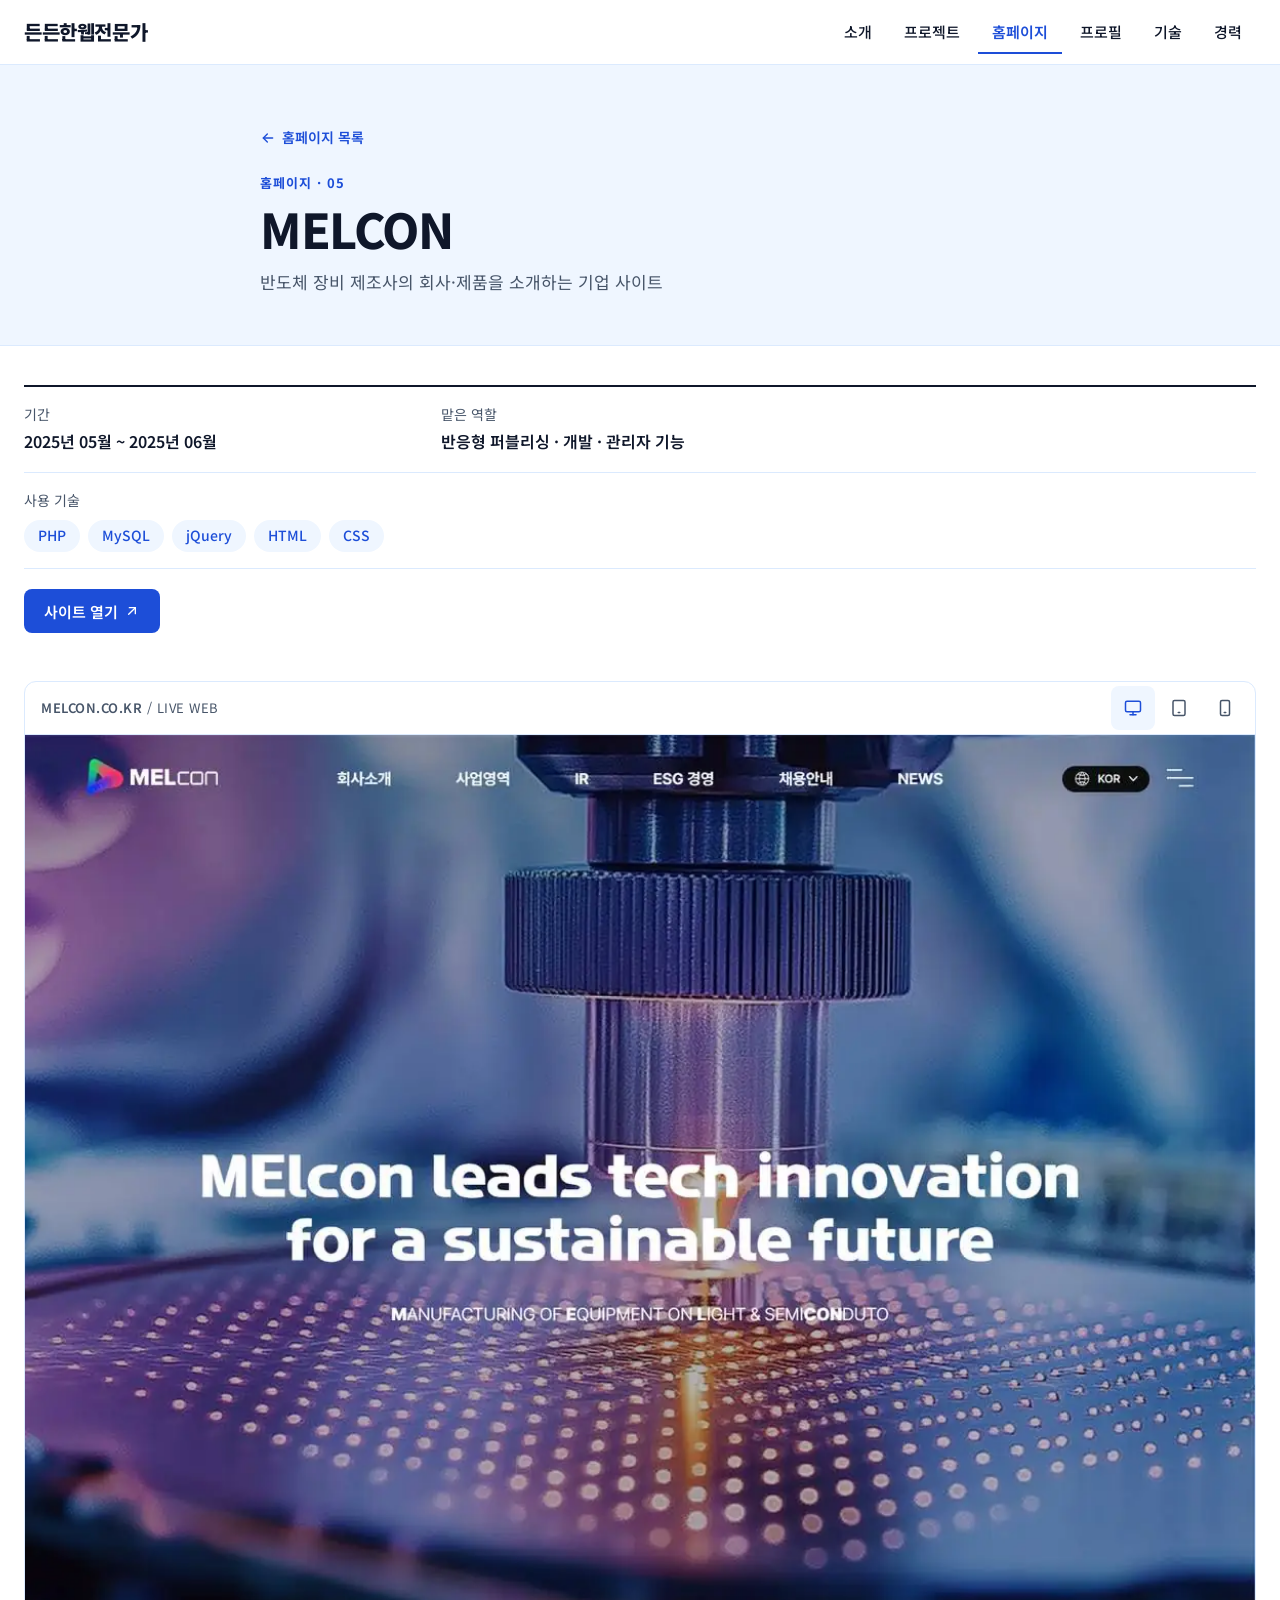
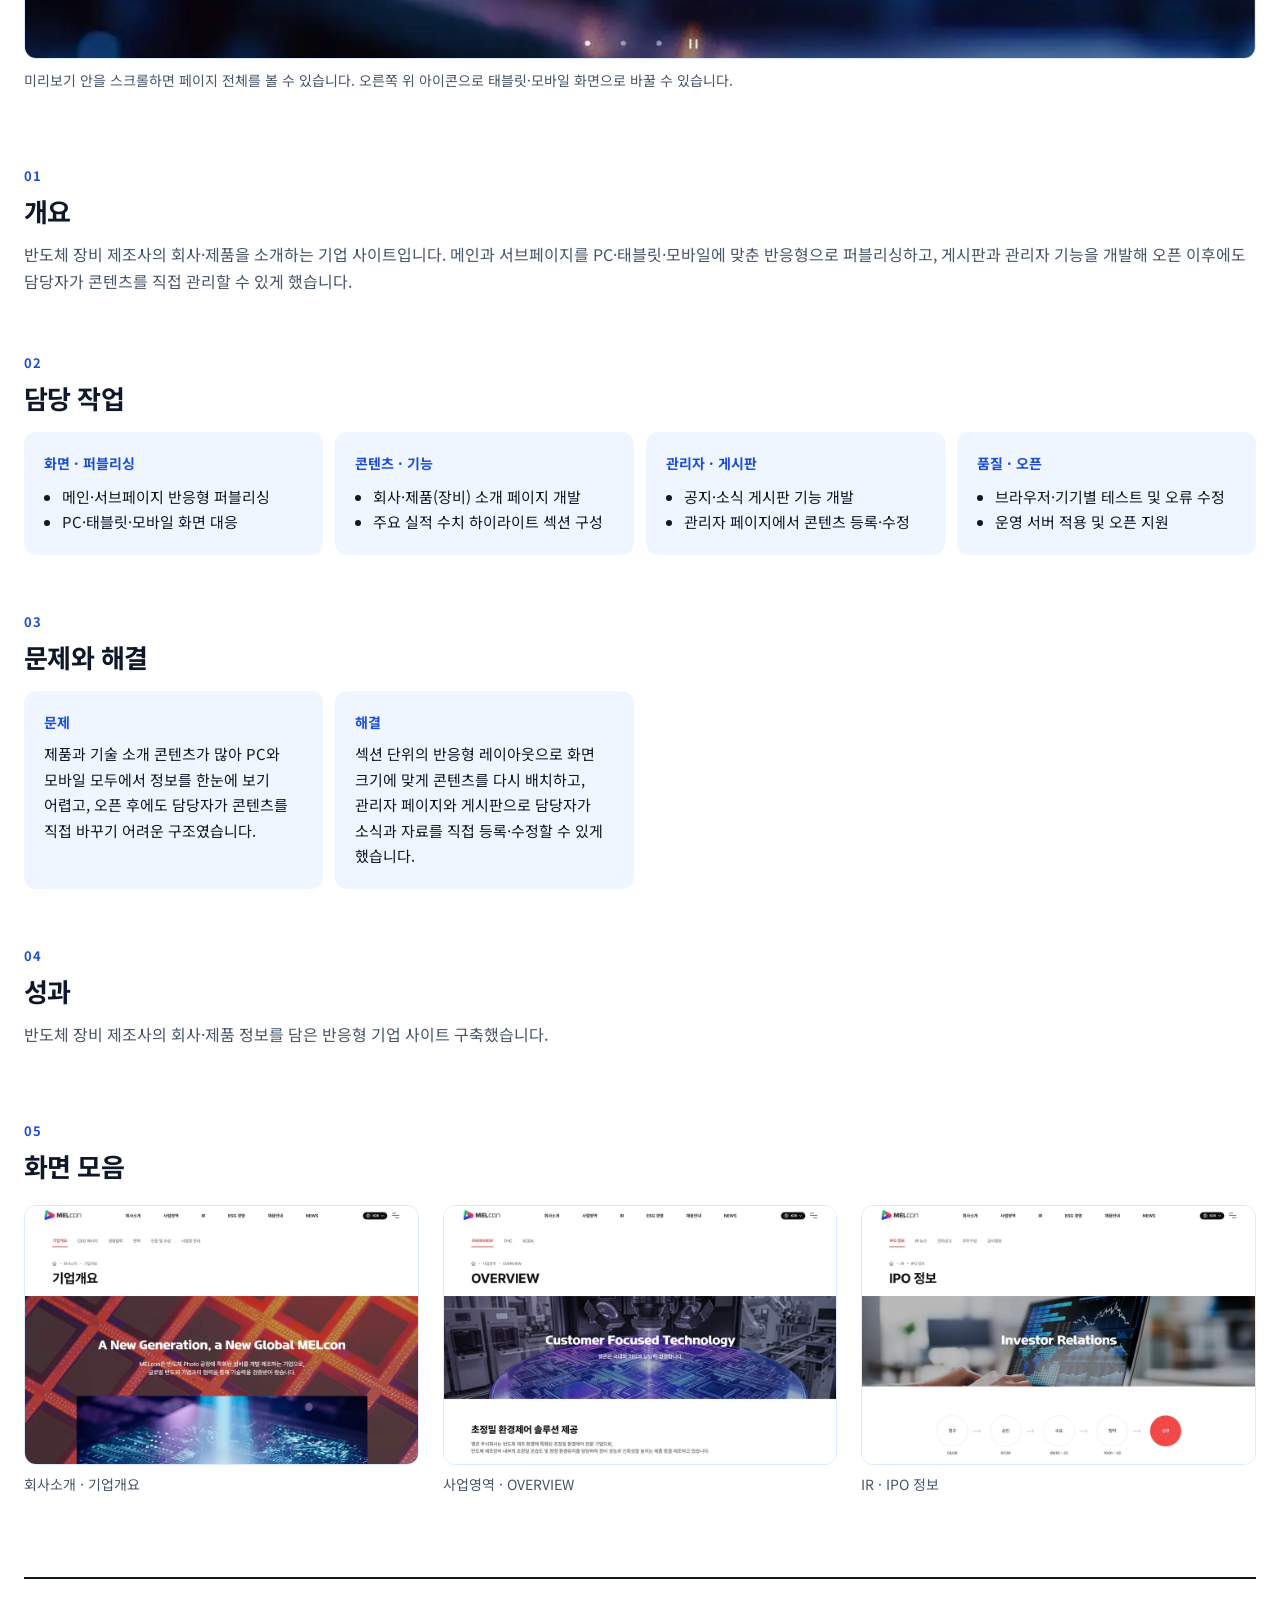
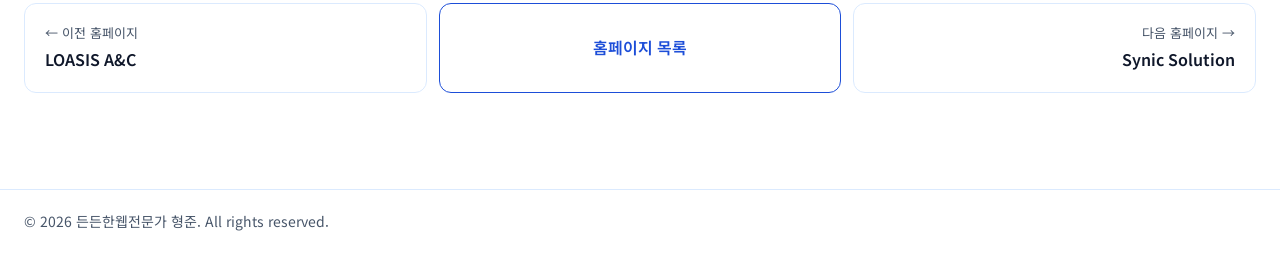
<file: projects/melcon.html>
<!doctype html>
<html lang="ko">
<head>
<meta charset="utf-8">
<meta name="viewport" content="width=device-width, initial-scale=1">
<title>MELCON · 든든한웹전문가 형준</title>
<link rel="icon" href="../favicon.svg" type="image/svg+xml">
<link rel="icon" href="../favicon-32.png" sizes="32x32" type="image/png">
<link rel="apple-touch-icon" href="../apple-touch-icon.png">
<meta name="theme-color" content="#1D4ED8">
<meta name="description" content="반도체 장비 제조사의 회사·제품을 소개하는 기업 사이트">
<link rel="preconnect" href="https://fonts.googleapis.com">
<link rel="preconnect" href="https://fonts.gstatic.com" crossorigin>
<link rel="stylesheet" href="https://fonts.googleapis.com/css2?family=Noto+Sans+KR:wght@400;500;600;700;800&amp;display=swap">
<link rel="stylesheet" href="../css/style.css">
</head>
<body>
<div class="pf" style="background:#FFFFFF;color:#0F172A;font-size:16px;line-height:1.7">

<header data-header style="position:sticky;top:0;z-index:30;background:#FFFFFF;border-bottom:1px solid #DBEAFE">
  <div style="max-width:1280px;margin:0 auto;padding:0 clamp(16px,3vw,24px);height:clamp(60px,5vw,72px);display:flex;align-items:center;justify-content:space-between;gap:16px">
    <a href="../index.html" aria-label="든든한웹전문가, 메인으로" style="display:inline-flex;align-items:center;min-height:44px;text-decoration:none;color:#0F172A">
      <span style="font-weight:800;font-size:20px;letter-spacing:-0.02em">든든한웹전문가</span>
    </a>
    <span class="show-desk">
      <nav aria-label="주 메뉴">
        <ul style="display:flex;align-items:center;gap:4px;list-style:none;margin:0;padding:0">
          <li><a href="../index.html#about" class="pf-nav__link" style="display:inline-flex;align-items:center;min-height:44px;padding:0 14px;font-size:15px;font-weight:500;color:#0F172A;text-decoration:none">소개</a></li>
          <li><a href="../index.html#projects" class="pf-nav__link" style="display:inline-flex;align-items:center;min-height:44px;padding:0 14px;font-size:15px;font-weight:500;color:#0F172A;text-decoration:none">프로젝트</a></li>
          <li><a href="../index.html#all-projects" class="pf-nav__link" aria-current="page" style="display:inline-flex;align-items:center;min-height:44px;padding:0 14px;font-size:15px;font-weight:600;color:#1D4ED8;text-decoration:none;box-shadow:inset 0 -2px 0 #1D4ED8">홈페이지</a></li>
          <li><a href="../index.html#work" class="pf-nav__link" style="display:inline-flex;align-items:center;min-height:44px;padding:0 14px;font-size:15px;font-weight:500;color:#0F172A;text-decoration:none">프로필</a></li>
          <li><a href="../index.html#skills" class="pf-nav__link" style="display:inline-flex;align-items:center;min-height:44px;padding:0 14px;font-size:15px;font-weight:500;color:#0F172A;text-decoration:none">기술</a></li>
          <li><a href="../index.html#career" class="pf-nav__link" style="display:inline-flex;align-items:center;min-height:44px;padding:0 14px;font-size:15px;font-weight:500;color:#0F172A;text-decoration:none">경력</a></li>
        </ul>
      </nav>
    </span>
    <span class="show-mob">
      <button type="button" class="pf-icon-btn" aria-label="메뉴 열기" aria-expanded="false" data-action="menu" style="width:44px;height:44px;display:inline-flex;align-items:center;justify-content:center;border:1px solid #DBEAFE;border-radius:8px;background:#FFFFFF;color:#0F172A">
        <span class="mi-closed">
          <svg width="22" height="22" viewBox="0 0 24 24" fill="none" stroke="currentColor" stroke-width="2" stroke-linecap="round" aria-hidden="true"><path d="M4 7h16"></path><path d="M4 12h16"></path><path d="M4 17h16"></path></svg>
        </span>
        <span class="mi-open">
          <svg width="22" height="22" viewBox="0 0 24 24" fill="none" stroke="currentColor" stroke-width="2" stroke-linecap="round" aria-hidden="true"><path d="M6 6l12 12"></path><path d="M18 6L6 18"></path></svg>
        </span>
      </button>
    </span>
  </div>
  <div class="mob-menu">
    <nav aria-label="모바일 메뉴" style="border-top:1px solid #DBEAFE;background:#FFFFFF;padding:8px 16px 20px">
      <ul style="list-style:none;margin:0;padding:0;display:flex;flex-direction:column">
        <li><a href="../index.html#about" style="display:flex;align-items:center;min-height:52px;padding:0 4px;border-bottom:1px solid #DBEAFE;font-size:17px;font-weight:500;color:#0F172A;text-decoration:none">소개</a></li>
        <li><a href="../index.html#projects" style="display:flex;align-items:center;min-height:52px;padding:0 4px;border-bottom:1px solid #DBEAFE;font-size:17px;font-weight:500;color:#0F172A;text-decoration:none">프로젝트</a></li>
        <li><a href="../index.html#all-projects" aria-current="page" style="display:flex;align-items:center;min-height:52px;padding:0 4px;border-bottom:1px solid #DBEAFE;font-size:17px;font-weight:600;color:#1D4ED8;text-decoration:none">홈페이지</a></li>
        <li><a href="../index.html#work" style="display:flex;align-items:center;min-height:52px;padding:0 4px;border-bottom:1px solid #DBEAFE;font-size:17px;font-weight:500;color:#0F172A;text-decoration:none">프로필</a></li>
        <li><a href="../index.html#skills" style="display:flex;align-items:center;min-height:52px;padding:0 4px;border-bottom:1px solid #DBEAFE;font-size:17px;font-weight:500;color:#0F172A;text-decoration:none">기술</a></li>
        <li><a href="../index.html#career" style="display:flex;align-items:center;min-height:52px;padding:0 4px;font-size:17px;font-weight:500;color:#0F172A;text-decoration:none">경력</a></li>
      </ul>
    </nav>
  </div>
</header>

<main>
  <!-- 1. 머리 영역 -->
  <div style="background:#EFF6FF;border-bottom:1px solid #DBEAFE">
    <div style="max-width:808px;margin:0 auto;padding:clamp(32px,4vw,56px) clamp(16px,3vw,24px) clamp(32px,4vw,48px)">
      <a href="../index.html#all-projects" class="pf-link" style="display:inline-flex;align-items:center;gap:6px;min-height:44px;font-size:14px;font-weight:600;color:#1D4ED8;text-decoration:none">
        <svg width="16" height="16" viewBox="0 0 24 24" fill="none" stroke="currentColor" stroke-width="2" stroke-linecap="round" stroke-linejoin="round" aria-hidden="true"><path d="M19 12H5"></path><path d="M11 6l-6 6 6 6"></path></svg>홈페이지 목록</a>
      <p style="margin:12px 0 0;font-size:13px;font-weight:700;letter-spacing:.08em;color:#1D4ED8">홈페이지 · 05</p>
      <h1 style="margin:4px 0 0;font-size:clamp(32px,4vw,48px);font-weight:800;line-height:1.25;letter-spacing:-0.03em;white-space:nowrap;overflow:hidden;text-overflow:ellipsis" title="MELCON">MELCON</h1>
      <p style="margin:10px 0 0;font-size:17px;color:#475569">반도체 장비 제조사의 회사·제품을 소개하는 기업 사이트</p>
    </div>
  </div>

  <!-- 2. 요약 정보 -->
  <div style="max-width:1280px;margin:0 auto;padding:clamp(28px,3vw,40px) clamp(16px,3vw,24px) 0">
    <dl style="margin:0;display:flex;flex-wrap:wrap;gap:0;border-top:2px solid #0F172A">
      <div style="flex:1 1 220px;padding:16px 24px 16px 0;border-bottom:1px solid #DBEAFE"><dt style="font-size:14px;color:#475569">기간</dt><dd style="margin:2px 0 0;font-weight:600">2025년 05월 ~ 2025년 06월</dd></div>
      <div style="flex:2 1 420px;padding:16px 0;border-bottom:1px solid #DBEAFE"><dt style="font-size:14px;color:#475569">맡은 역할</dt><dd style="margin:2px 0 0;font-weight:600">반응형 퍼블리싱 · 개발 · 관리자 기능</dd></div>
      <div style="flex:1 1 100%;padding:16px 0;border-bottom:1px solid #DBEAFE"><dt style="font-size:14px;color:#475569">사용 기술</dt>
        <dd style="margin:8px 0 0"><ul style="list-style:none;margin:0;padding:0;display:flex;flex-wrap:wrap;gap:8px">
          <li style="display:inline-flex;align-items:center;height:32px;padding:0 14px;border-radius:999px;background:#EFF6FF;color:#1D4ED8;font-size:14px;font-weight:500">PHP</li>
          <li style="display:inline-flex;align-items:center;height:32px;padding:0 14px;border-radius:999px;background:#EFF6FF;color:#1D4ED8;font-size:14px;font-weight:500">MySQL</li>
          <li style="display:inline-flex;align-items:center;height:32px;padding:0 14px;border-radius:999px;background:#EFF6FF;color:#1D4ED8;font-size:14px;font-weight:500">jQuery</li>
          <li style="display:inline-flex;align-items:center;height:32px;padding:0 14px;border-radius:999px;background:#EFF6FF;color:#1D4ED8;font-size:14px;font-weight:500">HTML</li>
          <li style="display:inline-flex;align-items:center;height:32px;padding:0 14px;border-radius:999px;background:#EFF6FF;color:#1D4ED8;font-size:14px;font-weight:500">CSS</li>
        </ul></dd></div>
    </dl>
    <div style="display:flex;flex-wrap:wrap;gap:8px;margin-top:20px">
      <a href="https://melcon.co.kr" target="_blank" rel="noopener" class="pf-btn--primary" style="display:inline-flex;align-items:center;gap:6px;min-height:44px;padding:0 20px;border-radius:8px;background:#1D4ED8;color:#FFFFFF;font-size:15px;font-weight:600;text-decoration:none">사이트 열기
        <svg width="16" height="16" viewBox="0 0 24 24" fill="none" stroke="currentColor" stroke-width="2" stroke-linecap="round" stroke-linejoin="round" aria-hidden="true"><path d="M7 17L17 7"></path><path d="M8 7h9v9"></path></svg></a>
    </div>
  </div>

  <!-- 3. 대표 화면 (PC·모바일 미리보기) -->
  <div style="max-width:1280px;margin:0 auto;padding:clamp(32px,4vw,48px) clamp(16px,3vw,24px) 0">
    <div data-device="desktop" style="border:1px solid #DBEAFE;border-radius:12px;overflow:hidden;background:#FFFFFF">
      <div style="display:flex;align-items:center;justify-content:space-between;gap:12px;padding:4px 8px 4px 16px;border-bottom:1px solid #DBEAFE">
        <span style="font-size:13px;font-weight:600;color:#475569;letter-spacing:.04em;white-space:nowrap;overflow:hidden;text-overflow:ellipsis">MELCON.CO.KR <span style="font-weight:400">/ LIVE WEB</span></span>
        <div role="group" aria-label="미리보기 기기" style="display:flex;gap:2px">
          <span class="dv dv-desktop"><button type="button" aria-label="데스크톱 화면" aria-pressed="true" style="width:44px;height:44px;border:0;border-radius:8px;background:#EFF6FF;color:#1D4ED8;display:inline-flex;align-items:center;justify-content:center"><svg width="18" height="18" viewBox="0 0 24 24" fill="none" stroke="currentColor" stroke-width="2" stroke-linecap="round" stroke-linejoin="round" aria-hidden="true"><rect x="2" y="3" width="20" height="14" rx="2"></rect><path d="M8 21h8"></path><path d="M12 17v4"></path></svg></button></span>
          <span class="dv dvx-desktop"><button type="button" class="pf-icon-btn" aria-label="데스크톱 화면" aria-pressed="false" data-device-set="desktop" style="width:44px;height:44px;border:0;border-radius:8px;background:#FFFFFF;color:#475569;display:inline-flex;align-items:center;justify-content:center"><svg width="18" height="18" viewBox="0 0 24 24" fill="none" stroke="currentColor" stroke-width="2" stroke-linecap="round" stroke-linejoin="round" aria-hidden="true"><rect x="2" y="3" width="20" height="14" rx="2"></rect><path d="M8 21h8"></path><path d="M12 17v4"></path></svg></button></span>
          <span class="dv dv-tablet"><button type="button" aria-label="태블릿 화면" aria-pressed="true" style="width:44px;height:44px;border:0;border-radius:8px;background:#EFF6FF;color:#1D4ED8;display:inline-flex;align-items:center;justify-content:center"><svg width="18" height="18" viewBox="0 0 24 24" fill="none" stroke="currentColor" stroke-width="2" stroke-linecap="round" stroke-linejoin="round" aria-hidden="true"><rect x="4" y="2" width="16" height="20" rx="2"></rect><path d="M11 18h2"></path></svg></button></span>
          <span class="dv dvx-tablet"><button type="button" class="pf-icon-btn" aria-label="태블릿 화면" aria-pressed="false" data-device-set="tablet" style="width:44px;height:44px;border:0;border-radius:8px;background:#FFFFFF;color:#475569;display:inline-flex;align-items:center;justify-content:center"><svg width="18" height="18" viewBox="0 0 24 24" fill="none" stroke="currentColor" stroke-width="2" stroke-linecap="round" stroke-linejoin="round" aria-hidden="true"><rect x="4" y="2" width="16" height="20" rx="2"></rect><path d="M11 18h2"></path></svg></button></span>
          <span class="dv dv-mobile"><button type="button" aria-label="모바일 화면" aria-pressed="true" style="width:44px;height:44px;border:0;border-radius:8px;background:#EFF6FF;color:#1D4ED8;display:inline-flex;align-items:center;justify-content:center"><svg width="18" height="18" viewBox="0 0 24 24" fill="none" stroke="currentColor" stroke-width="2" stroke-linecap="round" stroke-linejoin="round" aria-hidden="true"><rect x="6" y="2" width="12" height="20" rx="2"></rect><path d="M11 18h2"></path></svg></button></span>
          <span class="dv dvx-mobile"><button type="button" class="pf-icon-btn" aria-label="모바일 화면" aria-pressed="false" data-device-set="mobile" style="width:44px;height:44px;border:0;border-radius:8px;background:#FFFFFF;color:#475569;display:inline-flex;align-items:center;justify-content:center"><svg width="18" height="18" viewBox="0 0 24 24" fill="none" stroke="currentColor" stroke-width="2" stroke-linecap="round" stroke-linejoin="round" aria-hidden="true"><rect x="6" y="2" width="12" height="20" rx="2"></rect><path d="M11 18h2"></path></svg></button></span>
        </div>
      </div>
      <span class="dv dv-desktop">
        <div tabindex="0" aria-label="MELCON 데스크톱 화면, 스크롤 가능" style="aspect-ratio:4/3;height:auto;overflow-y:auto;background:#EFF6FF"><img src="../images/melcon-pc.webp" alt="MELCON 데스크톱 전체 화면" style="display:block;width:100%"></div>
      </span>
      <span class="dv dv-tablet">
        <div style="background:#EFF6FF;display:flex;justify-content:center;padding:24px 16px"><div tabindex="0" aria-label="MELCON 태블릿 화면, 스크롤 가능" style="width:min(100%,500px);aspect-ratio:500/660;height:auto;border:10px solid #0F172A;border-radius:22px;overflow-y:auto;background:#FFFFFF"><img src="../images/melcon-tablet.webp" alt="MELCON 태블릿 전체 화면" style="display:block;width:100%"></div></div>
      </span>
      <span class="dv dv-mobile">
        <div style="background:#EFF6FF;display:flex;justify-content:center;padding:24px 16px"><div tabindex="0" aria-label="MELCON 모바일 화면, 스크롤 가능" style="width:min(100%,300px);aspect-ratio:300/631;height:auto;border:8px solid #0F172A;border-radius:28px;overflow-y:auto;background:#FFFFFF"><img src="../images/melcon-mobile.webp" alt="MELCON 모바일 전체 화면" style="display:block;width:100%"></div></div>
      </span>
    </div>
    <p style="margin:10px 0 0;font-size:14px;color:#475569">미리보기 안을 스크롤하면 페이지 전체를 볼 수 있습니다. 오른쪽 위 아이콘으로 태블릿·모바일 화면으로 바꿀 수 있습니다.</p>
  </div>

  <!-- 4~7. 본문 -->
  <div style="max-width:1280px;margin:0 auto;padding:clamp(48px,6vw,72px) clamp(16px,3vw,24px) 0;display:flex;flex-direction:column;gap:clamp(40px,5vw,56px)">
    <section aria-labelledby="d-overview">
      <p style="margin:0 0 6px;font-size:13px;font-weight:700;letter-spacing:.08em;color:#1D4ED8">01</p>
      <h2 id="d-overview" style="margin:0;font-size:clamp(22px,2.2vw,26px);font-weight:700;line-height:1.4;letter-spacing:-0.02em">개요</h2>
      <p style="margin:12px 0 0;color:#475569">반도체 장비 제조사의 회사·제품을 소개하는 기업 사이트입니다. 메인과 서브페이지를 PC·태블릿·모바일에 맞춘 반응형으로 퍼블리싱하고, 게시판과 관리자 기능을 개발해 오픈 이후에도 담당자가 콘텐츠를 직접 관리할 수 있게 했습니다.</p>
    </section>
    <section aria-labelledby="d-work">
      <p style="margin:0 0 6px;font-size:13px;font-weight:700;letter-spacing:.08em;color:#1D4ED8">02</p>
      <h2 id="d-work" style="margin:0;font-size:clamp(22px,2.2vw,26px);font-weight:700;line-height:1.4;letter-spacing:-0.02em">담당 작업</h2>
      <div style="margin-top:16px;display:grid;grid-template-columns:repeat(auto-fill,minmax(240px,1fr));gap:12px">
        <div style="background:#EFF6FF;border-radius:12px;padding:20px">
          <p style="margin:0;font-size:14px;font-weight:700;color:#1D4ED8">화면 · 퍼블리싱</p>
          <ul style="margin:8px 0 0;padding-left:18px;font-size:15px;color:#0F172A;line-height:1.7">
            <li>메인·서브페이지 반응형 퍼블리싱</li>
            <li>PC·태블릿·모바일 화면 대응</li>
          </ul>
        </div>
        <div style="background:#EFF6FF;border-radius:12px;padding:20px">
          <p style="margin:0;font-size:14px;font-weight:700;color:#1D4ED8">콘텐츠 · 기능</p>
          <ul style="margin:8px 0 0;padding-left:18px;font-size:15px;color:#0F172A;line-height:1.7">
            <li>회사·제품(장비) 소개 페이지 개발</li>
            <li>주요 실적 수치 하이라이트 섹션 구성</li>
          </ul>
        </div>
        <div style="background:#EFF6FF;border-radius:12px;padding:20px">
          <p style="margin:0;font-size:14px;font-weight:700;color:#1D4ED8">관리자 · 게시판</p>
          <ul style="margin:8px 0 0;padding-left:18px;font-size:15px;color:#0F172A;line-height:1.7">
            <li>공지·소식 게시판 기능 개발</li>
            <li>관리자 페이지에서 콘텐츠 등록·수정</li>
          </ul>
        </div>
        <div style="background:#EFF6FF;border-radius:12px;padding:20px">
          <p style="margin:0;font-size:14px;font-weight:700;color:#1D4ED8">품질 · 오픈</p>
          <ul style="margin:8px 0 0;padding-left:18px;font-size:15px;color:#0F172A;line-height:1.7">
            <li>브라우저·기기별 테스트 및 오류 수정</li>
            <li>운영 서버 적용 및 오픈 지원</li>
          </ul>
        </div>
      </div>
    </section>
    <section aria-labelledby="d-problem">
      <p style="margin:0 0 6px;font-size:13px;font-weight:700;letter-spacing:.08em;color:#1D4ED8">03</p>
      <h2 id="d-problem" style="margin:0;font-size:clamp(22px,2.2vw,26px);font-weight:700;line-height:1.4;letter-spacing:-0.02em">문제와 해결</h2>
      <div style="margin-top:16px;display:grid;grid-template-columns:repeat(auto-fill,minmax(260px,1fr));gap:12px">
        <div style="background:#EFF6FF;border-radius:12px;padding:20px">
          <p style="margin:0;font-size:14px;font-weight:700;color:#1D4ED8">문제</p>
          <p style="margin:6px 0 0;font-size:15px;color:#0F172A">제품과 기술 소개 콘텐츠가 많아 PC와 모바일 모두에서 정보를 한눈에 보기 어렵고, 오픈 후에도 담당자가 콘텐츠를 직접 바꾸기 어려운 구조였습니다.</p>
        </div>
        <div style="background:#EFF6FF;border-radius:12px;padding:20px">
          <p style="margin:0;font-size:14px;font-weight:700;color:#1D4ED8">해결</p>
          <p style="margin:6px 0 0;font-size:15px;color:#0F172A">섹션 단위의 반응형 레이아웃으로 화면 크기에 맞게 콘텐츠를 다시 배치하고, 관리자 페이지와 게시판으로 담당자가 소식과 자료를 직접 등록·수정할 수 있게 했습니다.</p>
        </div>
      </div>
    </section>
    <section aria-labelledby="d-result">
      <p style="margin:0 0 6px;font-size:13px;font-weight:700;letter-spacing:.08em;color:#1D4ED8">04</p>
      <h2 id="d-result" style="margin:0;font-size:clamp(22px,2.2vw,26px);font-weight:700;line-height:1.4;letter-spacing:-0.02em">성과</h2>
      <p style="margin:12px 0 0;color:#475569">반도체 장비 제조사의 회사·제품 정보를 담은 반응형 기업 사이트 구축했습니다.</p>
    </section>
  </div>

  <!-- 8. 화면 모음 -->
  <section aria-labelledby="d-screens" style="max-width:1280px;margin:0 auto;padding:clamp(48px,6vw,72px) clamp(16px,3vw,24px) 0">
    <p style="margin:0 0 6px;font-size:13px;font-weight:700;letter-spacing:.08em;color:#1D4ED8">05</p>
    <h2 id="d-screens" style="margin:0 0 20px;font-size:clamp(22px,2.2vw,26px);font-weight:700;line-height:1.4;letter-spacing:-0.02em">화면 모음</h2>
    <ul style="list-style:none;margin:0;padding:0;display:grid;grid-template-columns:repeat(auto-fill,minmax(320px,1fr));gap:24px;align-items:start">
      <li><figure style="margin:0"><img src="../images/melcon-screen-1.webp" alt="MELCON 화면: 회사소개 · 기업개요" loading="lazy" style="display:block;width:100%;aspect-ratio:1783/1178;object-fit:cover;object-position:top;border:1px solid #DBEAFE;border-radius:12px"><figcaption style="margin-top:8px;font-size:14px;color:#475569">회사소개 · 기업개요</figcaption></figure></li>
      <li><figure style="margin:0"><img src="../images/melcon-screen-2.webp" alt="MELCON 화면: 사업영역 · OVERVIEW" loading="lazy" style="display:block;width:100%;aspect-ratio:1783/1178;object-fit:cover;object-position:top;border:1px solid #DBEAFE;border-radius:12px"><figcaption style="margin-top:8px;font-size:14px;color:#475569">사업영역 · OVERVIEW</figcaption></figure></li>
      <li><figure style="margin:0"><img src="../images/melcon-screen-3.webp" alt="MELCON 화면: IR · IPO 정보" loading="lazy" style="display:block;width:100%;aspect-ratio:1783/1178;object-fit:cover;object-position:top;border:1px solid #DBEAFE;border-radius:12px"><figcaption style="margin-top:8px;font-size:14px;color:#475569">IR · IPO 정보</figcaption></figure></li>
    </ul>
  </section>

  <!-- 9. 하단 이동 -->
  <nav aria-label="다른 프로젝트" style="max-width:1280px;margin:0 auto;padding:clamp(56px,7vw,80px) clamp(16px,3vw,24px) clamp(64px,8vw,96px)">
    <div style="display:grid;grid-template-columns:repeat(auto-fit,minmax(240px,1fr));gap:12px;border-top:2px solid #0F172A;padding-top:24px">
      <a href="loasis.html" class="pf-card" style="display:flex;flex-direction:column;gap:2px;padding:18px 20px;border:1px solid #DBEAFE;border-radius:12px;text-decoration:none;color:#0F172A;min-width:0">
        <span style="font-size:13px;color:#475569">← 이전 홈페이지</span><span style="max-width:100%;font-weight:600;white-space:nowrap;overflow:hidden;text-overflow:ellipsis">LOASIS A&amp;C</span></a>
      <a href="../index.html#all-projects" class="pf-btn--secondary" style="display:flex;align-items:center;justify-content:center;gap:6px;padding:18px 20px;border:1px solid #1D4ED8;border-radius:12px;text-decoration:none;color:#1D4ED8;font-weight:600;background:#FFFFFF">홈페이지 목록</a>
      <a href="synic.html" class="pf-card" style="display:flex;flex-direction:column;align-items:flex-end;gap:2px;padding:18px 20px;border:1px solid #DBEAFE;border-radius:12px;text-decoration:none;color:#0F172A;text-align:right;min-width:0">
        <span style="font-size:13px;color:#475569">다음 홈페이지 →</span><span style="max-width:100%;font-weight:600;white-space:nowrap;overflow:hidden;text-overflow:ellipsis">Synic Solution</span></a>
    </div>
  </nav>
</main>

<footer style="border-top:1px solid #DBEAFE;background:#FFFFFF">
  <div style="max-width:1280px;margin:0 auto;padding:20px clamp(16px,3vw,24px);display:flex;flex-wrap:wrap;align-items:center;justify-content:space-between;gap:8px;font-size:14px;color:#475569">
    <p style="margin:0">© 2026 든든한웹전문가 형준. All rights reserved.</p>
  </div>
</footer>
</div>
<script src="../js/main.js"></script>
</body>
</html>
</file>
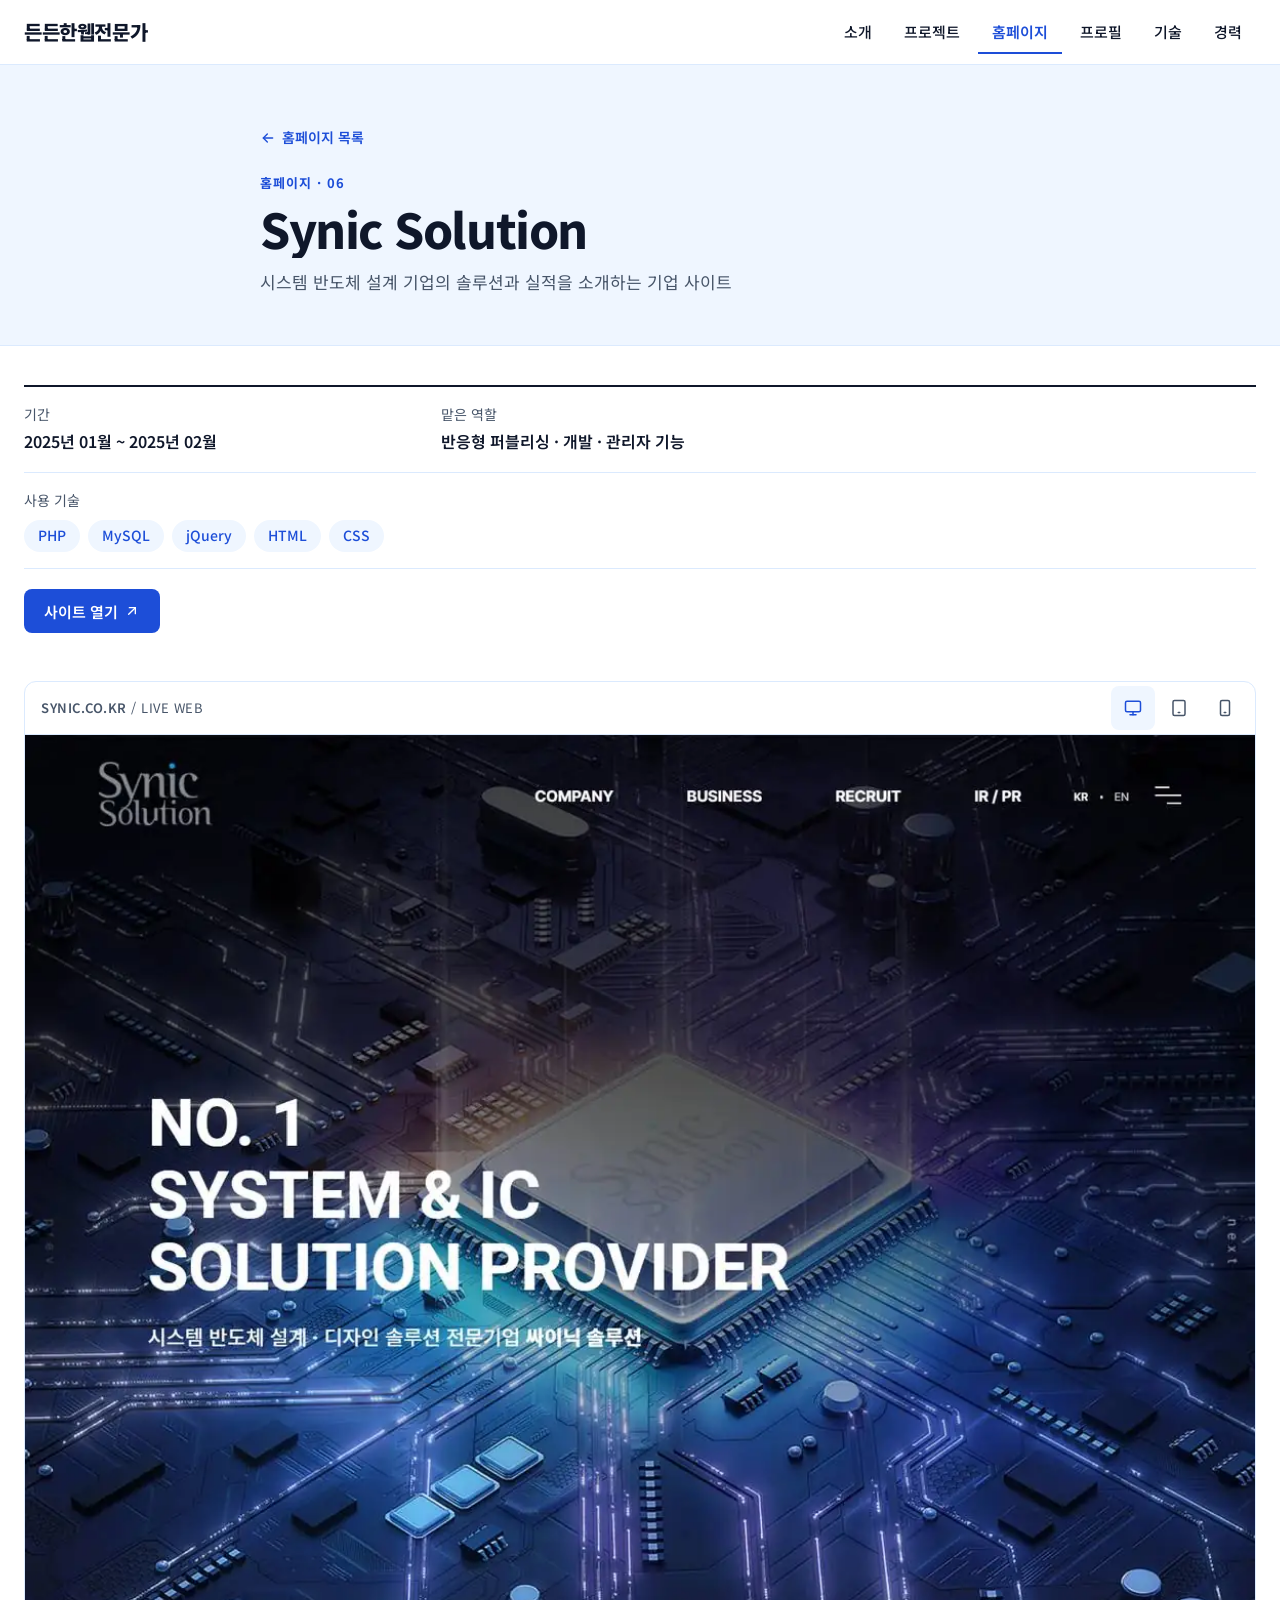
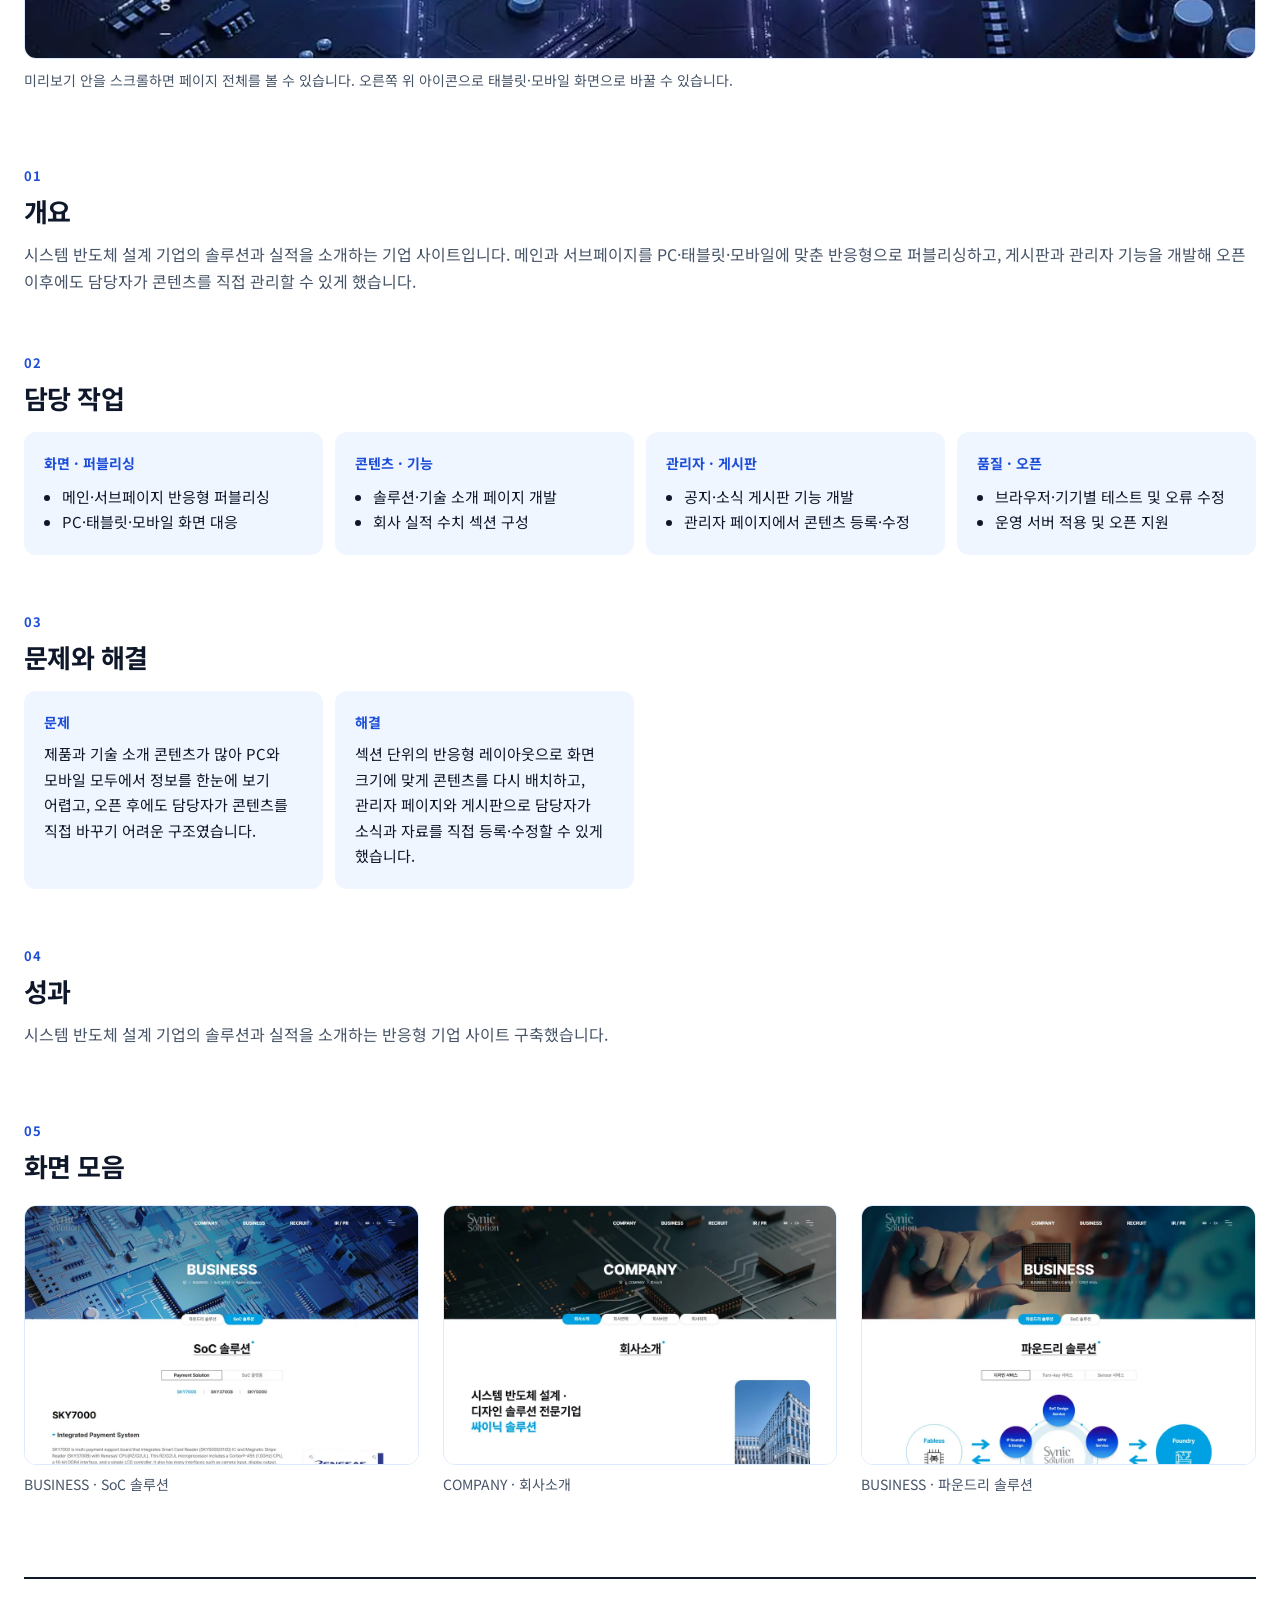
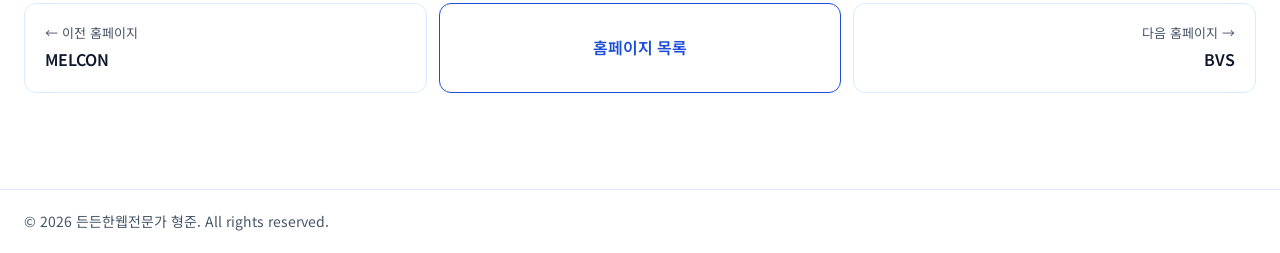
<file: projects/synic.html>
<!doctype html>
<html lang="ko">
<head>
<meta charset="utf-8">
<meta name="viewport" content="width=device-width, initial-scale=1">
<title>Synic Solution · 든든한웹전문가 형준</title>
<link rel="icon" href="../favicon.svg" type="image/svg+xml">
<link rel="icon" href="../favicon-32.png" sizes="32x32" type="image/png">
<link rel="apple-touch-icon" href="../apple-touch-icon.png">
<meta name="theme-color" content="#1D4ED8">
<meta name="description" content="시스템 반도체 설계 기업의 솔루션과 실적을 소개하는 기업 사이트">
<link rel="preconnect" href="https://fonts.googleapis.com">
<link rel="preconnect" href="https://fonts.gstatic.com" crossorigin>
<link rel="stylesheet" href="https://fonts.googleapis.com/css2?family=Noto+Sans+KR:wght@400;500;600;700;800&amp;display=swap">
<link rel="stylesheet" href="../css/style.css">
</head>
<body>
<div class="pf" style="background:#FFFFFF;color:#0F172A;font-size:16px;line-height:1.7">

<header data-header style="position:sticky;top:0;z-index:30;background:#FFFFFF;border-bottom:1px solid #DBEAFE">
  <div style="max-width:1280px;margin:0 auto;padding:0 clamp(16px,3vw,24px);height:clamp(60px,5vw,72px);display:flex;align-items:center;justify-content:space-between;gap:16px">
    <a href="../index.html" aria-label="든든한웹전문가, 메인으로" style="display:inline-flex;align-items:center;min-height:44px;text-decoration:none;color:#0F172A">
      <span style="font-weight:800;font-size:20px;letter-spacing:-0.02em">든든한웹전문가</span>
    </a>
    <span class="show-desk">
      <nav aria-label="주 메뉴">
        <ul style="display:flex;align-items:center;gap:4px;list-style:none;margin:0;padding:0">
          <li><a href="../index.html#about" class="pf-nav__link" style="display:inline-flex;align-items:center;min-height:44px;padding:0 14px;font-size:15px;font-weight:500;color:#0F172A;text-decoration:none">소개</a></li>
          <li><a href="../index.html#projects" class="pf-nav__link" style="display:inline-flex;align-items:center;min-height:44px;padding:0 14px;font-size:15px;font-weight:500;color:#0F172A;text-decoration:none">프로젝트</a></li>
          <li><a href="../index.html#all-projects" class="pf-nav__link" aria-current="page" style="display:inline-flex;align-items:center;min-height:44px;padding:0 14px;font-size:15px;font-weight:600;color:#1D4ED8;text-decoration:none;box-shadow:inset 0 -2px 0 #1D4ED8">홈페이지</a></li>
          <li><a href="../index.html#work" class="pf-nav__link" style="display:inline-flex;align-items:center;min-height:44px;padding:0 14px;font-size:15px;font-weight:500;color:#0F172A;text-decoration:none">프로필</a></li>
          <li><a href="../index.html#skills" class="pf-nav__link" style="display:inline-flex;align-items:center;min-height:44px;padding:0 14px;font-size:15px;font-weight:500;color:#0F172A;text-decoration:none">기술</a></li>
          <li><a href="../index.html#career" class="pf-nav__link" style="display:inline-flex;align-items:center;min-height:44px;padding:0 14px;font-size:15px;font-weight:500;color:#0F172A;text-decoration:none">경력</a></li>
        </ul>
      </nav>
    </span>
    <span class="show-mob">
      <button type="button" class="pf-icon-btn" aria-label="메뉴 열기" aria-expanded="false" data-action="menu" style="width:44px;height:44px;display:inline-flex;align-items:center;justify-content:center;border:1px solid #DBEAFE;border-radius:8px;background:#FFFFFF;color:#0F172A">
        <span class="mi-closed">
          <svg width="22" height="22" viewBox="0 0 24 24" fill="none" stroke="currentColor" stroke-width="2" stroke-linecap="round" aria-hidden="true"><path d="M4 7h16"></path><path d="M4 12h16"></path><path d="M4 17h16"></path></svg>
        </span>
        <span class="mi-open">
          <svg width="22" height="22" viewBox="0 0 24 24" fill="none" stroke="currentColor" stroke-width="2" stroke-linecap="round" aria-hidden="true"><path d="M6 6l12 12"></path><path d="M18 6L6 18"></path></svg>
        </span>
      </button>
    </span>
  </div>
  <div class="mob-menu">
    <nav aria-label="모바일 메뉴" style="border-top:1px solid #DBEAFE;background:#FFFFFF;padding:8px 16px 20px">
      <ul style="list-style:none;margin:0;padding:0;display:flex;flex-direction:column">
        <li><a href="../index.html#about" style="display:flex;align-items:center;min-height:52px;padding:0 4px;border-bottom:1px solid #DBEAFE;font-size:17px;font-weight:500;color:#0F172A;text-decoration:none">소개</a></li>
        <li><a href="../index.html#projects" style="display:flex;align-items:center;min-height:52px;padding:0 4px;border-bottom:1px solid #DBEAFE;font-size:17px;font-weight:500;color:#0F172A;text-decoration:none">프로젝트</a></li>
        <li><a href="../index.html#all-projects" aria-current="page" style="display:flex;align-items:center;min-height:52px;padding:0 4px;border-bottom:1px solid #DBEAFE;font-size:17px;font-weight:600;color:#1D4ED8;text-decoration:none">홈페이지</a></li>
        <li><a href="../index.html#work" style="display:flex;align-items:center;min-height:52px;padding:0 4px;border-bottom:1px solid #DBEAFE;font-size:17px;font-weight:500;color:#0F172A;text-decoration:none">프로필</a></li>
        <li><a href="../index.html#skills" style="display:flex;align-items:center;min-height:52px;padding:0 4px;border-bottom:1px solid #DBEAFE;font-size:17px;font-weight:500;color:#0F172A;text-decoration:none">기술</a></li>
        <li><a href="../index.html#career" style="display:flex;align-items:center;min-height:52px;padding:0 4px;font-size:17px;font-weight:500;color:#0F172A;text-decoration:none">경력</a></li>
      </ul>
    </nav>
  </div>
</header>

<main>
  <!-- 1. 머리 영역 -->
  <div style="background:#EFF6FF;border-bottom:1px solid #DBEAFE">
    <div style="max-width:808px;margin:0 auto;padding:clamp(32px,4vw,56px) clamp(16px,3vw,24px) clamp(32px,4vw,48px)">
      <a href="../index.html#all-projects" class="pf-link" style="display:inline-flex;align-items:center;gap:6px;min-height:44px;font-size:14px;font-weight:600;color:#1D4ED8;text-decoration:none">
        <svg width="16" height="16" viewBox="0 0 24 24" fill="none" stroke="currentColor" stroke-width="2" stroke-linecap="round" stroke-linejoin="round" aria-hidden="true"><path d="M19 12H5"></path><path d="M11 6l-6 6 6 6"></path></svg>홈페이지 목록</a>
      <p style="margin:12px 0 0;font-size:13px;font-weight:700;letter-spacing:.08em;color:#1D4ED8">홈페이지 · 06</p>
      <h1 style="margin:4px 0 0;font-size:clamp(32px,4vw,48px);font-weight:800;line-height:1.25;letter-spacing:-0.03em;white-space:nowrap;overflow:hidden;text-overflow:ellipsis" title="Synic Solution">Synic Solution</h1>
      <p style="margin:10px 0 0;font-size:17px;color:#475569">시스템 반도체 설계 기업의 솔루션과 실적을 소개하는 기업 사이트</p>
    </div>
  </div>

  <!-- 2. 요약 정보 -->
  <div style="max-width:1280px;margin:0 auto;padding:clamp(28px,3vw,40px) clamp(16px,3vw,24px) 0">
    <dl style="margin:0;display:flex;flex-wrap:wrap;gap:0;border-top:2px solid #0F172A">
      <div style="flex:1 1 220px;padding:16px 24px 16px 0;border-bottom:1px solid #DBEAFE"><dt style="font-size:14px;color:#475569">기간</dt><dd style="margin:2px 0 0;font-weight:600">2025년 01월 ~ 2025년 02월</dd></div>
      <div style="flex:2 1 420px;padding:16px 0;border-bottom:1px solid #DBEAFE"><dt style="font-size:14px;color:#475569">맡은 역할</dt><dd style="margin:2px 0 0;font-weight:600">반응형 퍼블리싱 · 개발 · 관리자 기능</dd></div>
      <div style="flex:1 1 100%;padding:16px 0;border-bottom:1px solid #DBEAFE"><dt style="font-size:14px;color:#475569">사용 기술</dt>
        <dd style="margin:8px 0 0"><ul style="list-style:none;margin:0;padding:0;display:flex;flex-wrap:wrap;gap:8px">
          <li style="display:inline-flex;align-items:center;height:32px;padding:0 14px;border-radius:999px;background:#EFF6FF;color:#1D4ED8;font-size:14px;font-weight:500">PHP</li>
          <li style="display:inline-flex;align-items:center;height:32px;padding:0 14px;border-radius:999px;background:#EFF6FF;color:#1D4ED8;font-size:14px;font-weight:500">MySQL</li>
          <li style="display:inline-flex;align-items:center;height:32px;padding:0 14px;border-radius:999px;background:#EFF6FF;color:#1D4ED8;font-size:14px;font-weight:500">jQuery</li>
          <li style="display:inline-flex;align-items:center;height:32px;padding:0 14px;border-radius:999px;background:#EFF6FF;color:#1D4ED8;font-size:14px;font-weight:500">HTML</li>
          <li style="display:inline-flex;align-items:center;height:32px;padding:0 14px;border-radius:999px;background:#EFF6FF;color:#1D4ED8;font-size:14px;font-weight:500">CSS</li>
        </ul></dd></div>
    </dl>
    <div style="display:flex;flex-wrap:wrap;gap:8px;margin-top:20px">
      <a href="https://synic.co.kr" target="_blank" rel="noopener" class="pf-btn--primary" style="display:inline-flex;align-items:center;gap:6px;min-height:44px;padding:0 20px;border-radius:8px;background:#1D4ED8;color:#FFFFFF;font-size:15px;font-weight:600;text-decoration:none">사이트 열기
        <svg width="16" height="16" viewBox="0 0 24 24" fill="none" stroke="currentColor" stroke-width="2" stroke-linecap="round" stroke-linejoin="round" aria-hidden="true"><path d="M7 17L17 7"></path><path d="M8 7h9v9"></path></svg></a>
    </div>
  </div>

  <!-- 3. 대표 화면 (PC·모바일 미리보기) -->
  <div style="max-width:1280px;margin:0 auto;padding:clamp(32px,4vw,48px) clamp(16px,3vw,24px) 0">
    <div data-device="desktop" style="border:1px solid #DBEAFE;border-radius:12px;overflow:hidden;background:#FFFFFF">
      <div style="display:flex;align-items:center;justify-content:space-between;gap:12px;padding:4px 8px 4px 16px;border-bottom:1px solid #DBEAFE">
        <span style="font-size:13px;font-weight:600;color:#475569;letter-spacing:.04em;white-space:nowrap;overflow:hidden;text-overflow:ellipsis">SYNIC.CO.KR <span style="font-weight:400">/ LIVE WEB</span></span>
        <div role="group" aria-label="미리보기 기기" style="display:flex;gap:2px">
          <span class="dv dv-desktop"><button type="button" aria-label="데스크톱 화면" aria-pressed="true" style="width:44px;height:44px;border:0;border-radius:8px;background:#EFF6FF;color:#1D4ED8;display:inline-flex;align-items:center;justify-content:center"><svg width="18" height="18" viewBox="0 0 24 24" fill="none" stroke="currentColor" stroke-width="2" stroke-linecap="round" stroke-linejoin="round" aria-hidden="true"><rect x="2" y="3" width="20" height="14" rx="2"></rect><path d="M8 21h8"></path><path d="M12 17v4"></path></svg></button></span>
          <span class="dv dvx-desktop"><button type="button" class="pf-icon-btn" aria-label="데스크톱 화면" aria-pressed="false" data-device-set="desktop" style="width:44px;height:44px;border:0;border-radius:8px;background:#FFFFFF;color:#475569;display:inline-flex;align-items:center;justify-content:center"><svg width="18" height="18" viewBox="0 0 24 24" fill="none" stroke="currentColor" stroke-width="2" stroke-linecap="round" stroke-linejoin="round" aria-hidden="true"><rect x="2" y="3" width="20" height="14" rx="2"></rect><path d="M8 21h8"></path><path d="M12 17v4"></path></svg></button></span>
          <span class="dv dv-tablet"><button type="button" aria-label="태블릿 화면" aria-pressed="true" style="width:44px;height:44px;border:0;border-radius:8px;background:#EFF6FF;color:#1D4ED8;display:inline-flex;align-items:center;justify-content:center"><svg width="18" height="18" viewBox="0 0 24 24" fill="none" stroke="currentColor" stroke-width="2" stroke-linecap="round" stroke-linejoin="round" aria-hidden="true"><rect x="4" y="2" width="16" height="20" rx="2"></rect><path d="M11 18h2"></path></svg></button></span>
          <span class="dv dvx-tablet"><button type="button" class="pf-icon-btn" aria-label="태블릿 화면" aria-pressed="false" data-device-set="tablet" style="width:44px;height:44px;border:0;border-radius:8px;background:#FFFFFF;color:#475569;display:inline-flex;align-items:center;justify-content:center"><svg width="18" height="18" viewBox="0 0 24 24" fill="none" stroke="currentColor" stroke-width="2" stroke-linecap="round" stroke-linejoin="round" aria-hidden="true"><rect x="4" y="2" width="16" height="20" rx="2"></rect><path d="M11 18h2"></path></svg></button></span>
          <span class="dv dv-mobile"><button type="button" aria-label="모바일 화면" aria-pressed="true" style="width:44px;height:44px;border:0;border-radius:8px;background:#EFF6FF;color:#1D4ED8;display:inline-flex;align-items:center;justify-content:center"><svg width="18" height="18" viewBox="0 0 24 24" fill="none" stroke="currentColor" stroke-width="2" stroke-linecap="round" stroke-linejoin="round" aria-hidden="true"><rect x="6" y="2" width="12" height="20" rx="2"></rect><path d="M11 18h2"></path></svg></button></span>
          <span class="dv dvx-mobile"><button type="button" class="pf-icon-btn" aria-label="모바일 화면" aria-pressed="false" data-device-set="mobile" style="width:44px;height:44px;border:0;border-radius:8px;background:#FFFFFF;color:#475569;display:inline-flex;align-items:center;justify-content:center"><svg width="18" height="18" viewBox="0 0 24 24" fill="none" stroke="currentColor" stroke-width="2" stroke-linecap="round" stroke-linejoin="round" aria-hidden="true"><rect x="6" y="2" width="12" height="20" rx="2"></rect><path d="M11 18h2"></path></svg></button></span>
        </div>
      </div>
      <span class="dv dv-desktop">
        <div tabindex="0" aria-label="Synic Solution 데스크톱 화면, 스크롤 가능" style="aspect-ratio:4/3;height:auto;overflow-y:auto;background:#EFF6FF"><img src="../images/synic-pc.webp" alt="Synic Solution 데스크톱 전체 화면" style="display:block;width:100%"></div>
      </span>
      <span class="dv dv-tablet">
        <div style="background:#EFF6FF;display:flex;justify-content:center;padding:24px 16px"><div tabindex="0" aria-label="Synic Solution 태블릿 화면, 스크롤 가능" style="width:min(100%,500px);aspect-ratio:500/660;height:auto;border:10px solid #0F172A;border-radius:22px;overflow-y:auto;background:#FFFFFF"><img src="../images/synic-tablet.webp" alt="Synic Solution 태블릿 전체 화면" style="display:block;width:100%"></div></div>
      </span>
      <span class="dv dv-mobile">
        <div style="background:#EFF6FF;display:flex;justify-content:center;padding:24px 16px"><div tabindex="0" aria-label="Synic Solution 모바일 화면, 스크롤 가능" style="width:min(100%,300px);aspect-ratio:300/631;height:auto;border:8px solid #0F172A;border-radius:28px;overflow-y:auto;background:#FFFFFF"><img src="../images/synic-mobile.webp" alt="Synic Solution 모바일 전체 화면" style="display:block;width:100%"></div></div>
      </span>
    </div>
    <p style="margin:10px 0 0;font-size:14px;color:#475569">미리보기 안을 스크롤하면 페이지 전체를 볼 수 있습니다. 오른쪽 위 아이콘으로 태블릿·모바일 화면으로 바꿀 수 있습니다.</p>
  </div>

  <!-- 4~7. 본문 -->
  <div style="max-width:1280px;margin:0 auto;padding:clamp(48px,6vw,72px) clamp(16px,3vw,24px) 0;display:flex;flex-direction:column;gap:clamp(40px,5vw,56px)">
    <section aria-labelledby="d-overview">
      <p style="margin:0 0 6px;font-size:13px;font-weight:700;letter-spacing:.08em;color:#1D4ED8">01</p>
      <h2 id="d-overview" style="margin:0;font-size:clamp(22px,2.2vw,26px);font-weight:700;line-height:1.4;letter-spacing:-0.02em">개요</h2>
      <p style="margin:12px 0 0;color:#475569">시스템 반도체 설계 기업의 솔루션과 실적을 소개하는 기업 사이트입니다. 메인과 서브페이지를 PC·태블릿·모바일에 맞춘 반응형으로 퍼블리싱하고, 게시판과 관리자 기능을 개발해 오픈 이후에도 담당자가 콘텐츠를 직접 관리할 수 있게 했습니다.</p>
    </section>
    <section aria-labelledby="d-work">
      <p style="margin:0 0 6px;font-size:13px;font-weight:700;letter-spacing:.08em;color:#1D4ED8">02</p>
      <h2 id="d-work" style="margin:0;font-size:clamp(22px,2.2vw,26px);font-weight:700;line-height:1.4;letter-spacing:-0.02em">담당 작업</h2>
      <div style="margin-top:16px;display:grid;grid-template-columns:repeat(auto-fill,minmax(240px,1fr));gap:12px">
        <div style="background:#EFF6FF;border-radius:12px;padding:20px">
          <p style="margin:0;font-size:14px;font-weight:700;color:#1D4ED8">화면 · 퍼블리싱</p>
          <ul style="margin:8px 0 0;padding-left:18px;font-size:15px;color:#0F172A;line-height:1.7">
            <li>메인·서브페이지 반응형 퍼블리싱</li>
            <li>PC·태블릿·모바일 화면 대응</li>
          </ul>
        </div>
        <div style="background:#EFF6FF;border-radius:12px;padding:20px">
          <p style="margin:0;font-size:14px;font-weight:700;color:#1D4ED8">콘텐츠 · 기능</p>
          <ul style="margin:8px 0 0;padding-left:18px;font-size:15px;color:#0F172A;line-height:1.7">
            <li>솔루션·기술 소개 페이지 개발</li>
            <li>회사 실적 수치 섹션 구성</li>
          </ul>
        </div>
        <div style="background:#EFF6FF;border-radius:12px;padding:20px">
          <p style="margin:0;font-size:14px;font-weight:700;color:#1D4ED8">관리자 · 게시판</p>
          <ul style="margin:8px 0 0;padding-left:18px;font-size:15px;color:#0F172A;line-height:1.7">
            <li>공지·소식 게시판 기능 개발</li>
            <li>관리자 페이지에서 콘텐츠 등록·수정</li>
          </ul>
        </div>
        <div style="background:#EFF6FF;border-radius:12px;padding:20px">
          <p style="margin:0;font-size:14px;font-weight:700;color:#1D4ED8">품질 · 오픈</p>
          <ul style="margin:8px 0 0;padding-left:18px;font-size:15px;color:#0F172A;line-height:1.7">
            <li>브라우저·기기별 테스트 및 오류 수정</li>
            <li>운영 서버 적용 및 오픈 지원</li>
          </ul>
        </div>
      </div>
    </section>
    <section aria-labelledby="d-problem">
      <p style="margin:0 0 6px;font-size:13px;font-weight:700;letter-spacing:.08em;color:#1D4ED8">03</p>
      <h2 id="d-problem" style="margin:0;font-size:clamp(22px,2.2vw,26px);font-weight:700;line-height:1.4;letter-spacing:-0.02em">문제와 해결</h2>
      <div style="margin-top:16px;display:grid;grid-template-columns:repeat(auto-fill,minmax(260px,1fr));gap:12px">
        <div style="background:#EFF6FF;border-radius:12px;padding:20px">
          <p style="margin:0;font-size:14px;font-weight:700;color:#1D4ED8">문제</p>
          <p style="margin:6px 0 0;font-size:15px;color:#0F172A">제품과 기술 소개 콘텐츠가 많아 PC와 모바일 모두에서 정보를 한눈에 보기 어렵고, 오픈 후에도 담당자가 콘텐츠를 직접 바꾸기 어려운 구조였습니다.</p>
        </div>
        <div style="background:#EFF6FF;border-radius:12px;padding:20px">
          <p style="margin:0;font-size:14px;font-weight:700;color:#1D4ED8">해결</p>
          <p style="margin:6px 0 0;font-size:15px;color:#0F172A">섹션 단위의 반응형 레이아웃으로 화면 크기에 맞게 콘텐츠를 다시 배치하고, 관리자 페이지와 게시판으로 담당자가 소식과 자료를 직접 등록·수정할 수 있게 했습니다.</p>
        </div>
      </div>
    </section>
    <section aria-labelledby="d-result">
      <p style="margin:0 0 6px;font-size:13px;font-weight:700;letter-spacing:.08em;color:#1D4ED8">04</p>
      <h2 id="d-result" style="margin:0;font-size:clamp(22px,2.2vw,26px);font-weight:700;line-height:1.4;letter-spacing:-0.02em">성과</h2>
      <p style="margin:12px 0 0;color:#475569">시스템 반도체 설계 기업의 솔루션과 실적을 소개하는 반응형 기업 사이트 구축했습니다.</p>
    </section>
  </div>

  <!-- 8. 화면 모음 -->
  <section aria-labelledby="d-screens" style="max-width:1280px;margin:0 auto;padding:clamp(48px,6vw,72px) clamp(16px,3vw,24px) 0">
    <p style="margin:0 0 6px;font-size:13px;font-weight:700;letter-spacing:.08em;color:#1D4ED8">05</p>
    <h2 id="d-screens" style="margin:0 0 20px;font-size:clamp(22px,2.2vw,26px);font-weight:700;line-height:1.4;letter-spacing:-0.02em">화면 모음</h2>
    <ul style="list-style:none;margin:0;padding:0;display:grid;grid-template-columns:repeat(auto-fill,minmax(320px,1fr));gap:24px;align-items:start">
      <li><figure style="margin:0"><img src="../images/synic-screen-1.webp" alt="Synic Solution 화면: BUSINESS · SoC 솔루션" loading="lazy" style="display:block;width:100%;aspect-ratio:1783/1178;object-fit:cover;object-position:top;border:1px solid #DBEAFE;border-radius:12px"><figcaption style="margin-top:8px;font-size:14px;color:#475569">BUSINESS · SoC 솔루션</figcaption></figure></li>
      <li><figure style="margin:0"><img src="../images/synic-screen-2.webp" alt="Synic Solution 화면: COMPANY · 회사소개" loading="lazy" style="display:block;width:100%;aspect-ratio:1783/1178;object-fit:cover;object-position:top;border:1px solid #DBEAFE;border-radius:12px"><figcaption style="margin-top:8px;font-size:14px;color:#475569">COMPANY · 회사소개</figcaption></figure></li>
      <li><figure style="margin:0"><img src="../images/synic-screen-3.webp" alt="Synic Solution 화면: BUSINESS · 파운드리 솔루션" loading="lazy" style="display:block;width:100%;aspect-ratio:1783/1178;object-fit:cover;object-position:top;border:1px solid #DBEAFE;border-radius:12px"><figcaption style="margin-top:8px;font-size:14px;color:#475569">BUSINESS · 파운드리 솔루션</figcaption></figure></li>
    </ul>
  </section>

  <!-- 9. 하단 이동 -->
  <nav aria-label="다른 프로젝트" style="max-width:1280px;margin:0 auto;padding:clamp(56px,7vw,80px) clamp(16px,3vw,24px) clamp(64px,8vw,96px)">
    <div style="display:grid;grid-template-columns:repeat(auto-fit,minmax(240px,1fr));gap:12px;border-top:2px solid #0F172A;padding-top:24px">
      <a href="melcon.html" class="pf-card" style="display:flex;flex-direction:column;gap:2px;padding:18px 20px;border:1px solid #DBEAFE;border-radius:12px;text-decoration:none;color:#0F172A;min-width:0">
        <span style="font-size:13px;color:#475569">← 이전 홈페이지</span><span style="max-width:100%;font-weight:600;white-space:nowrap;overflow:hidden;text-overflow:ellipsis">MELCON</span></a>
      <a href="../index.html#all-projects" class="pf-btn--secondary" style="display:flex;align-items:center;justify-content:center;gap:6px;padding:18px 20px;border:1px solid #1D4ED8;border-radius:12px;text-decoration:none;color:#1D4ED8;font-weight:600;background:#FFFFFF">홈페이지 목록</a>
      <a href="bvs.html" class="pf-card" style="display:flex;flex-direction:column;align-items:flex-end;gap:2px;padding:18px 20px;border:1px solid #DBEAFE;border-radius:12px;text-decoration:none;color:#0F172A;text-align:right;min-width:0">
        <span style="font-size:13px;color:#475569">다음 홈페이지 →</span><span style="max-width:100%;font-weight:600;white-space:nowrap;overflow:hidden;text-overflow:ellipsis">BVS</span></a>
    </div>
  </nav>
</main>

<footer style="border-top:1px solid #DBEAFE;background:#FFFFFF">
  <div style="max-width:1280px;margin:0 auto;padding:20px clamp(16px,3vw,24px);display:flex;flex-wrap:wrap;align-items:center;justify-content:space-between;gap:8px;font-size:14px;color:#475569">
    <p style="margin:0">© 2026 든든한웹전문가 형준. All rights reserved.</p>
  </div>
</footer>
</div>
<script src="../js/main.js"></script>
</body>
</html>
</file>
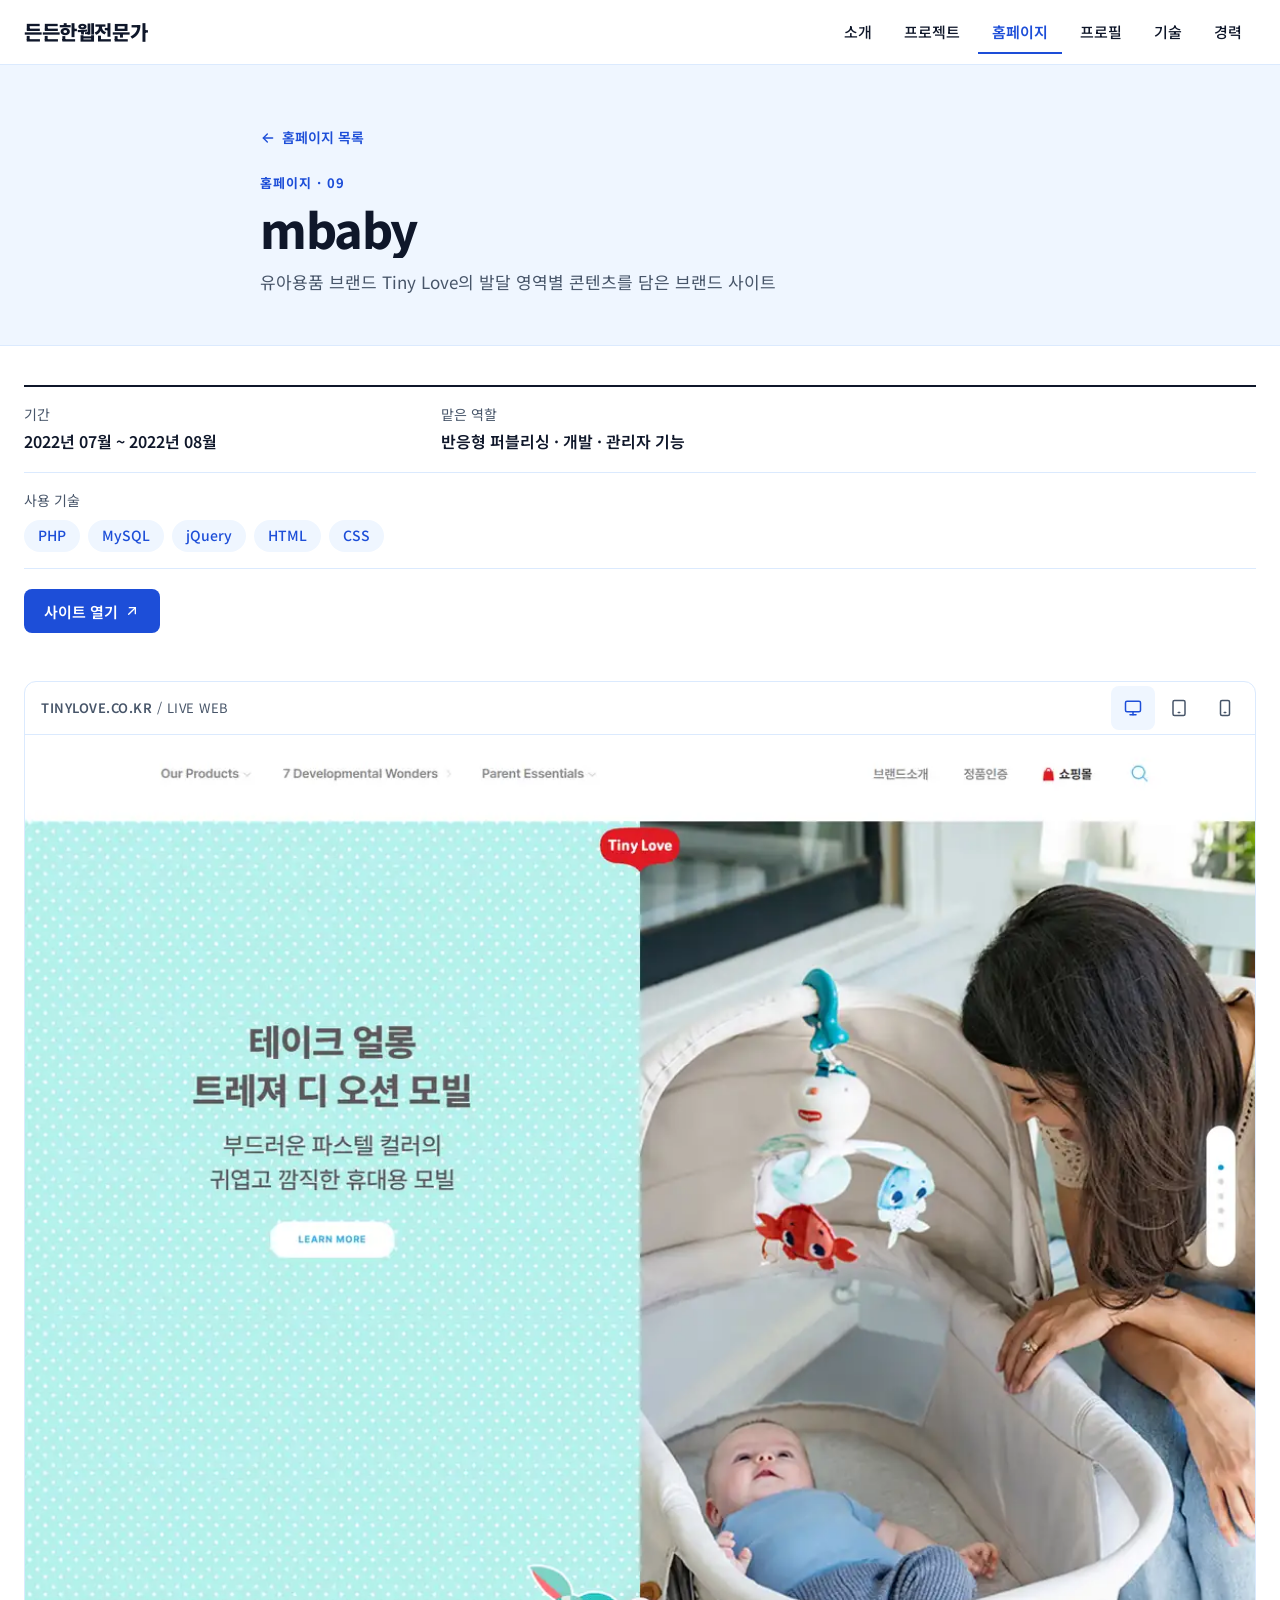
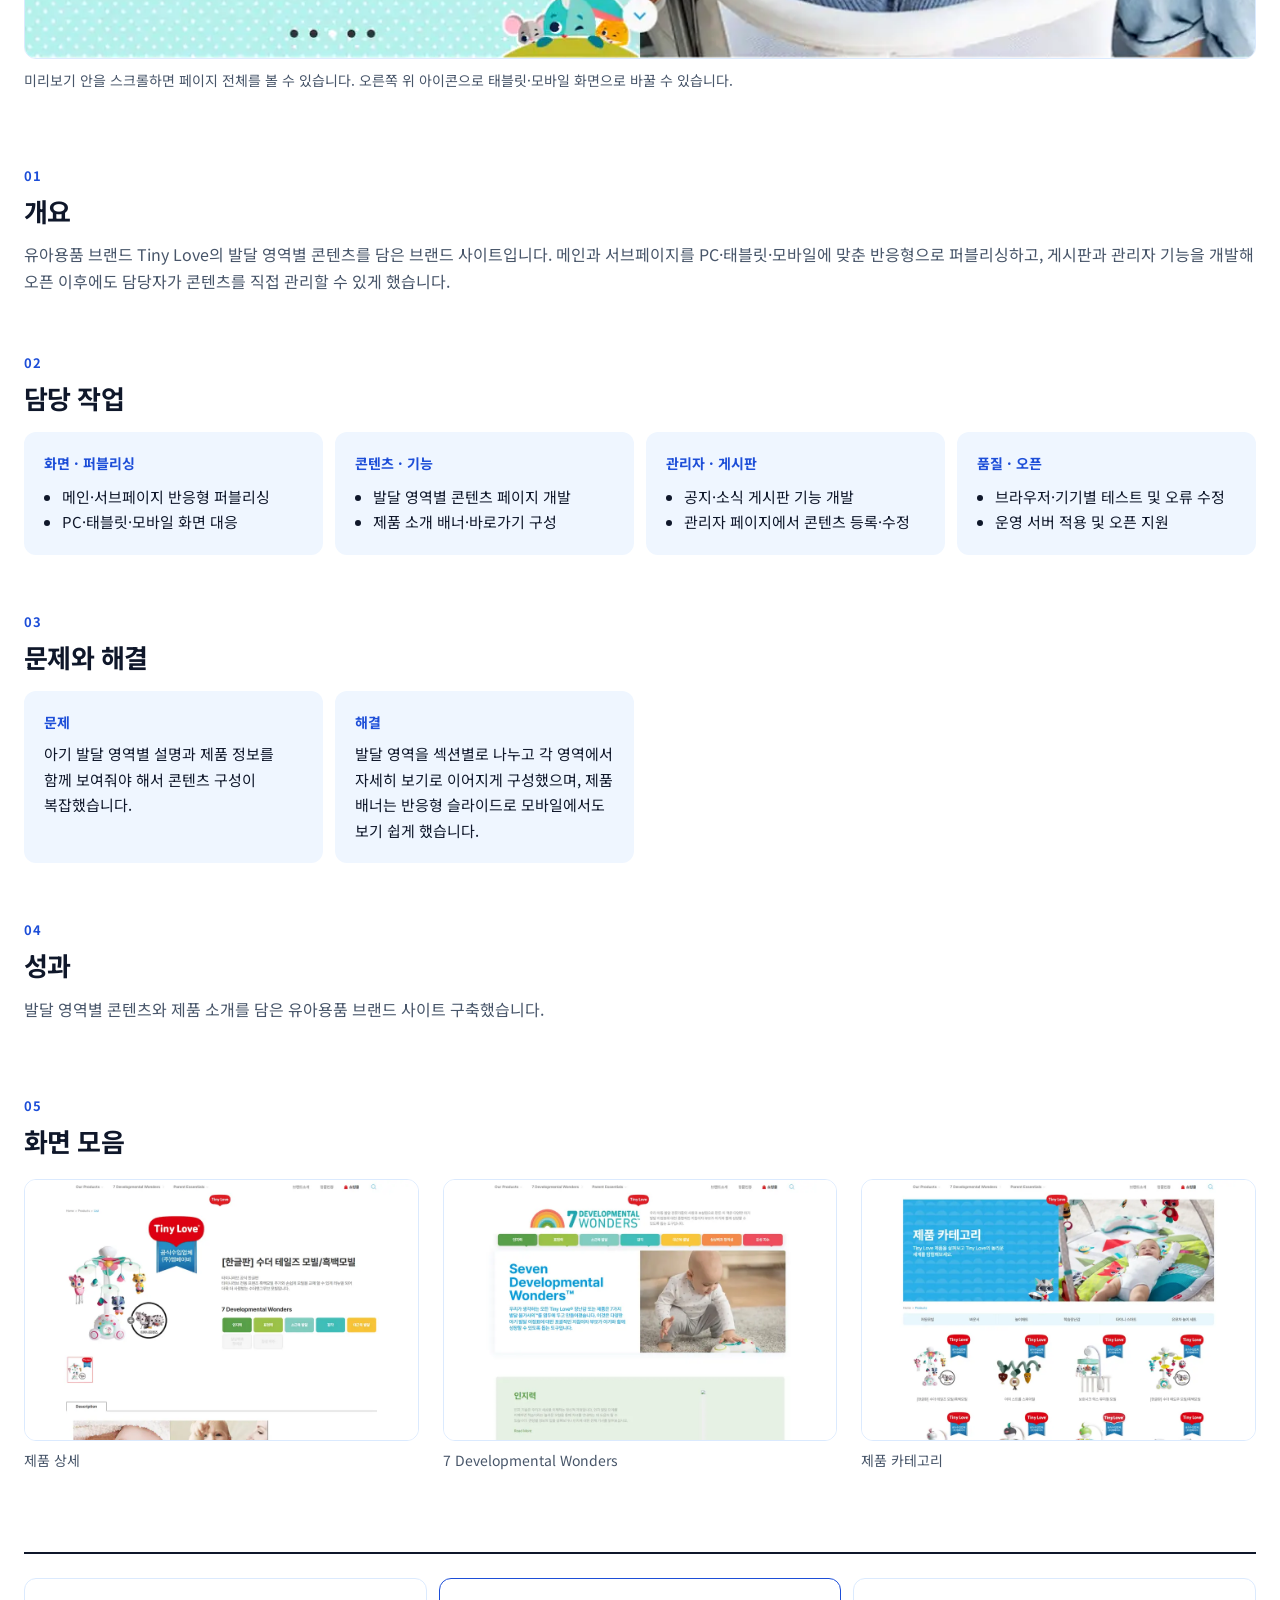
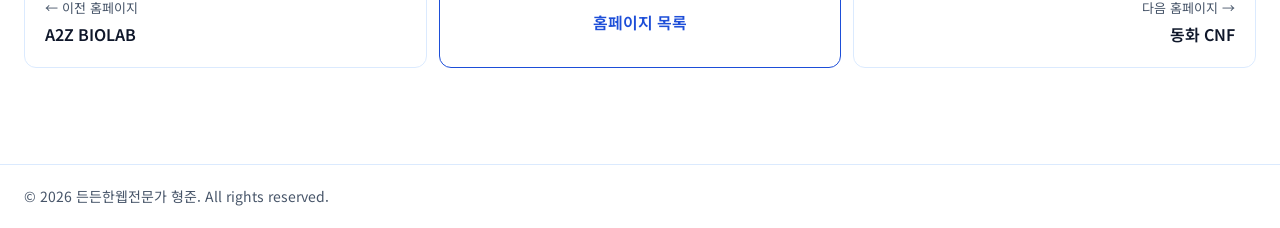
<file: projects/tinylove.html>
<!doctype html>
<html lang="ko">
<head>
<meta charset="utf-8">
<meta name="viewport" content="width=device-width, initial-scale=1">
<title>mbaby · 든든한웹전문가 형준</title>
<link rel="icon" href="../favicon.svg" type="image/svg+xml">
<link rel="icon" href="../favicon-32.png" sizes="32x32" type="image/png">
<link rel="apple-touch-icon" href="../apple-touch-icon.png">
<meta name="theme-color" content="#1D4ED8">
<meta name="description" content="유아용품 브랜드 Tiny Love의 발달 영역별 콘텐츠를 담은 브랜드 사이트">
<link rel="preconnect" href="https://fonts.googleapis.com">
<link rel="preconnect" href="https://fonts.gstatic.com" crossorigin>
<link rel="stylesheet" href="https://fonts.googleapis.com/css2?family=Noto+Sans+KR:wght@400;500;600;700;800&amp;display=swap">
<link rel="stylesheet" href="../css/style.css">
</head>
<body>
<div class="pf" style="background:#FFFFFF;color:#0F172A;font-size:16px;line-height:1.7">

<header data-header style="position:sticky;top:0;z-index:30;background:#FFFFFF;border-bottom:1px solid #DBEAFE">
  <div style="max-width:1280px;margin:0 auto;padding:0 clamp(16px,3vw,24px);height:clamp(60px,5vw,72px);display:flex;align-items:center;justify-content:space-between;gap:16px">
    <a href="../index.html" aria-label="든든한웹전문가, 메인으로" style="display:inline-flex;align-items:center;min-height:44px;text-decoration:none;color:#0F172A">
      <span style="font-weight:800;font-size:20px;letter-spacing:-0.02em">든든한웹전문가</span>
    </a>
    <span class="show-desk">
      <nav aria-label="주 메뉴">
        <ul style="display:flex;align-items:center;gap:4px;list-style:none;margin:0;padding:0">
          <li><a href="../index.html#about" class="pf-nav__link" style="display:inline-flex;align-items:center;min-height:44px;padding:0 14px;font-size:15px;font-weight:500;color:#0F172A;text-decoration:none">소개</a></li>
          <li><a href="../index.html#projects" class="pf-nav__link" style="display:inline-flex;align-items:center;min-height:44px;padding:0 14px;font-size:15px;font-weight:500;color:#0F172A;text-decoration:none">프로젝트</a></li>
          <li><a href="../index.html#all-projects" class="pf-nav__link" aria-current="page" style="display:inline-flex;align-items:center;min-height:44px;padding:0 14px;font-size:15px;font-weight:600;color:#1D4ED8;text-decoration:none;box-shadow:inset 0 -2px 0 #1D4ED8">홈페이지</a></li>
          <li><a href="../index.html#work" class="pf-nav__link" style="display:inline-flex;align-items:center;min-height:44px;padding:0 14px;font-size:15px;font-weight:500;color:#0F172A;text-decoration:none">프로필</a></li>
          <li><a href="../index.html#skills" class="pf-nav__link" style="display:inline-flex;align-items:center;min-height:44px;padding:0 14px;font-size:15px;font-weight:500;color:#0F172A;text-decoration:none">기술</a></li>
          <li><a href="../index.html#career" class="pf-nav__link" style="display:inline-flex;align-items:center;min-height:44px;padding:0 14px;font-size:15px;font-weight:500;color:#0F172A;text-decoration:none">경력</a></li>
        </ul>
      </nav>
    </span>
    <span class="show-mob">
      <button type="button" class="pf-icon-btn" aria-label="메뉴 열기" aria-expanded="false" data-action="menu" style="width:44px;height:44px;display:inline-flex;align-items:center;justify-content:center;border:1px solid #DBEAFE;border-radius:8px;background:#FFFFFF;color:#0F172A">
        <span class="mi-closed">
          <svg width="22" height="22" viewBox="0 0 24 24" fill="none" stroke="currentColor" stroke-width="2" stroke-linecap="round" aria-hidden="true"><path d="M4 7h16"></path><path d="M4 12h16"></path><path d="M4 17h16"></path></svg>
        </span>
        <span class="mi-open">
          <svg width="22" height="22" viewBox="0 0 24 24" fill="none" stroke="currentColor" stroke-width="2" stroke-linecap="round" aria-hidden="true"><path d="M6 6l12 12"></path><path d="M18 6L6 18"></path></svg>
        </span>
      </button>
    </span>
  </div>
  <div class="mob-menu">
    <nav aria-label="모바일 메뉴" style="border-top:1px solid #DBEAFE;background:#FFFFFF;padding:8px 16px 20px">
      <ul style="list-style:none;margin:0;padding:0;display:flex;flex-direction:column">
        <li><a href="../index.html#about" style="display:flex;align-items:center;min-height:52px;padding:0 4px;border-bottom:1px solid #DBEAFE;font-size:17px;font-weight:500;color:#0F172A;text-decoration:none">소개</a></li>
        <li><a href="../index.html#projects" style="display:flex;align-items:center;min-height:52px;padding:0 4px;border-bottom:1px solid #DBEAFE;font-size:17px;font-weight:500;color:#0F172A;text-decoration:none">프로젝트</a></li>
        <li><a href="../index.html#all-projects" aria-current="page" style="display:flex;align-items:center;min-height:52px;padding:0 4px;border-bottom:1px solid #DBEAFE;font-size:17px;font-weight:600;color:#1D4ED8;text-decoration:none">홈페이지</a></li>
        <li><a href="../index.html#work" style="display:flex;align-items:center;min-height:52px;padding:0 4px;border-bottom:1px solid #DBEAFE;font-size:17px;font-weight:500;color:#0F172A;text-decoration:none">프로필</a></li>
        <li><a href="../index.html#skills" style="display:flex;align-items:center;min-height:52px;padding:0 4px;border-bottom:1px solid #DBEAFE;font-size:17px;font-weight:500;color:#0F172A;text-decoration:none">기술</a></li>
        <li><a href="../index.html#career" style="display:flex;align-items:center;min-height:52px;padding:0 4px;font-size:17px;font-weight:500;color:#0F172A;text-decoration:none">경력</a></li>
      </ul>
    </nav>
  </div>
</header>

<main>
  <!-- 1. 머리 영역 -->
  <div style="background:#EFF6FF;border-bottom:1px solid #DBEAFE">
    <div style="max-width:808px;margin:0 auto;padding:clamp(32px,4vw,56px) clamp(16px,3vw,24px) clamp(32px,4vw,48px)">
      <a href="../index.html#all-projects" class="pf-link" style="display:inline-flex;align-items:center;gap:6px;min-height:44px;font-size:14px;font-weight:600;color:#1D4ED8;text-decoration:none">
        <svg width="16" height="16" viewBox="0 0 24 24" fill="none" stroke="currentColor" stroke-width="2" stroke-linecap="round" stroke-linejoin="round" aria-hidden="true"><path d="M19 12H5"></path><path d="M11 6l-6 6 6 6"></path></svg>홈페이지 목록</a>
      <p style="margin:12px 0 0;font-size:13px;font-weight:700;letter-spacing:.08em;color:#1D4ED8">홈페이지 · 09</p>
      <h1 style="margin:4px 0 0;font-size:clamp(32px,4vw,48px);font-weight:800;line-height:1.25;letter-spacing:-0.03em;white-space:nowrap;overflow:hidden;text-overflow:ellipsis" title="mbaby">mbaby</h1>
      <p style="margin:10px 0 0;font-size:17px;color:#475569">유아용품 브랜드 Tiny Love의 발달 영역별 콘텐츠를 담은 브랜드 사이트</p>
    </div>
  </div>

  <!-- 2. 요약 정보 -->
  <div style="max-width:1280px;margin:0 auto;padding:clamp(28px,3vw,40px) clamp(16px,3vw,24px) 0">
    <dl style="margin:0;display:flex;flex-wrap:wrap;gap:0;border-top:2px solid #0F172A">
      <div style="flex:1 1 220px;padding:16px 24px 16px 0;border-bottom:1px solid #DBEAFE"><dt style="font-size:14px;color:#475569">기간</dt><dd style="margin:2px 0 0;font-weight:600">2022년 07월 ~ 2022년 08월</dd></div>
      <div style="flex:2 1 420px;padding:16px 0;border-bottom:1px solid #DBEAFE"><dt style="font-size:14px;color:#475569">맡은 역할</dt><dd style="margin:2px 0 0;font-weight:600">반응형 퍼블리싱 · 개발 · 관리자 기능</dd></div>
      <div style="flex:1 1 100%;padding:16px 0;border-bottom:1px solid #DBEAFE"><dt style="font-size:14px;color:#475569">사용 기술</dt>
        <dd style="margin:8px 0 0"><ul style="list-style:none;margin:0;padding:0;display:flex;flex-wrap:wrap;gap:8px">
          <li style="display:inline-flex;align-items:center;height:32px;padding:0 14px;border-radius:999px;background:#EFF6FF;color:#1D4ED8;font-size:14px;font-weight:500">PHP</li>
          <li style="display:inline-flex;align-items:center;height:32px;padding:0 14px;border-radius:999px;background:#EFF6FF;color:#1D4ED8;font-size:14px;font-weight:500">MySQL</li>
          <li style="display:inline-flex;align-items:center;height:32px;padding:0 14px;border-radius:999px;background:#EFF6FF;color:#1D4ED8;font-size:14px;font-weight:500">jQuery</li>
          <li style="display:inline-flex;align-items:center;height:32px;padding:0 14px;border-radius:999px;background:#EFF6FF;color:#1D4ED8;font-size:14px;font-weight:500">HTML</li>
          <li style="display:inline-flex;align-items:center;height:32px;padding:0 14px;border-radius:999px;background:#EFF6FF;color:#1D4ED8;font-size:14px;font-weight:500">CSS</li>
        </ul></dd></div>
    </dl>
    <div style="display:flex;flex-wrap:wrap;gap:8px;margin-top:20px">
      <a href="https://tinylove.co.kr" target="_blank" rel="noopener" class="pf-btn--primary" style="display:inline-flex;align-items:center;gap:6px;min-height:44px;padding:0 20px;border-radius:8px;background:#1D4ED8;color:#FFFFFF;font-size:15px;font-weight:600;text-decoration:none">사이트 열기
        <svg width="16" height="16" viewBox="0 0 24 24" fill="none" stroke="currentColor" stroke-width="2" stroke-linecap="round" stroke-linejoin="round" aria-hidden="true"><path d="M7 17L17 7"></path><path d="M8 7h9v9"></path></svg></a>
    </div>
  </div>

  <!-- 3. 대표 화면 (PC·모바일 미리보기) -->
  <div style="max-width:1280px;margin:0 auto;padding:clamp(32px,4vw,48px) clamp(16px,3vw,24px) 0">
    <div data-device="desktop" style="border:1px solid #DBEAFE;border-radius:12px;overflow:hidden;background:#FFFFFF">
      <div style="display:flex;align-items:center;justify-content:space-between;gap:12px;padding:4px 8px 4px 16px;border-bottom:1px solid #DBEAFE">
        <span style="font-size:13px;font-weight:600;color:#475569;letter-spacing:.04em;white-space:nowrap;overflow:hidden;text-overflow:ellipsis">TINYLOVE.CO.KR <span style="font-weight:400">/ LIVE WEB</span></span>
        <div role="group" aria-label="미리보기 기기" style="display:flex;gap:2px">
          <span class="dv dv-desktop"><button type="button" aria-label="데스크톱 화면" aria-pressed="true" style="width:44px;height:44px;border:0;border-radius:8px;background:#EFF6FF;color:#1D4ED8;display:inline-flex;align-items:center;justify-content:center"><svg width="18" height="18" viewBox="0 0 24 24" fill="none" stroke="currentColor" stroke-width="2" stroke-linecap="round" stroke-linejoin="round" aria-hidden="true"><rect x="2" y="3" width="20" height="14" rx="2"></rect><path d="M8 21h8"></path><path d="M12 17v4"></path></svg></button></span>
          <span class="dv dvx-desktop"><button type="button" class="pf-icon-btn" aria-label="데스크톱 화면" aria-pressed="false" data-device-set="desktop" style="width:44px;height:44px;border:0;border-radius:8px;background:#FFFFFF;color:#475569;display:inline-flex;align-items:center;justify-content:center"><svg width="18" height="18" viewBox="0 0 24 24" fill="none" stroke="currentColor" stroke-width="2" stroke-linecap="round" stroke-linejoin="round" aria-hidden="true"><rect x="2" y="3" width="20" height="14" rx="2"></rect><path d="M8 21h8"></path><path d="M12 17v4"></path></svg></button></span>
          <span class="dv dv-tablet"><button type="button" aria-label="태블릿 화면" aria-pressed="true" style="width:44px;height:44px;border:0;border-radius:8px;background:#EFF6FF;color:#1D4ED8;display:inline-flex;align-items:center;justify-content:center"><svg width="18" height="18" viewBox="0 0 24 24" fill="none" stroke="currentColor" stroke-width="2" stroke-linecap="round" stroke-linejoin="round" aria-hidden="true"><rect x="4" y="2" width="16" height="20" rx="2"></rect><path d="M11 18h2"></path></svg></button></span>
          <span class="dv dvx-tablet"><button type="button" class="pf-icon-btn" aria-label="태블릿 화면" aria-pressed="false" data-device-set="tablet" style="width:44px;height:44px;border:0;border-radius:8px;background:#FFFFFF;color:#475569;display:inline-flex;align-items:center;justify-content:center"><svg width="18" height="18" viewBox="0 0 24 24" fill="none" stroke="currentColor" stroke-width="2" stroke-linecap="round" stroke-linejoin="round" aria-hidden="true"><rect x="4" y="2" width="16" height="20" rx="2"></rect><path d="M11 18h2"></path></svg></button></span>
          <span class="dv dv-mobile"><button type="button" aria-label="모바일 화면" aria-pressed="true" style="width:44px;height:44px;border:0;border-radius:8px;background:#EFF6FF;color:#1D4ED8;display:inline-flex;align-items:center;justify-content:center"><svg width="18" height="18" viewBox="0 0 24 24" fill="none" stroke="currentColor" stroke-width="2" stroke-linecap="round" stroke-linejoin="round" aria-hidden="true"><rect x="6" y="2" width="12" height="20" rx="2"></rect><path d="M11 18h2"></path></svg></button></span>
          <span class="dv dvx-mobile"><button type="button" class="pf-icon-btn" aria-label="모바일 화면" aria-pressed="false" data-device-set="mobile" style="width:44px;height:44px;border:0;border-radius:8px;background:#FFFFFF;color:#475569;display:inline-flex;align-items:center;justify-content:center"><svg width="18" height="18" viewBox="0 0 24 24" fill="none" stroke="currentColor" stroke-width="2" stroke-linecap="round" stroke-linejoin="round" aria-hidden="true"><rect x="6" y="2" width="12" height="20" rx="2"></rect><path d="M11 18h2"></path></svg></button></span>
        </div>
      </div>
      <span class="dv dv-desktop">
        <div tabindex="0" aria-label="mbaby 데스크톱 화면, 스크롤 가능" style="aspect-ratio:4/3;height:auto;overflow-y:auto;background:#EFF6FF"><img src="../images/tinylove-pc.webp" alt="mbaby 데스크톱 전체 화면" style="display:block;width:100%"></div>
      </span>
      <span class="dv dv-tablet">
        <div style="background:#EFF6FF;display:flex;justify-content:center;padding:24px 16px"><div tabindex="0" aria-label="mbaby 태블릿 화면, 스크롤 가능" style="width:min(100%,500px);aspect-ratio:500/660;height:auto;border:10px solid #0F172A;border-radius:22px;overflow-y:auto;background:#FFFFFF"><img src="../images/tinylove-tablet.webp" alt="mbaby 태블릿 전체 화면" style="display:block;width:100%"></div></div>
      </span>
      <span class="dv dv-mobile">
        <div style="background:#EFF6FF;display:flex;justify-content:center;padding:24px 16px"><div tabindex="0" aria-label="mbaby 모바일 화면, 스크롤 가능" style="width:min(100%,300px);aspect-ratio:300/631;height:auto;border:8px solid #0F172A;border-radius:28px;overflow-y:auto;background:#FFFFFF"><img src="../images/tinylove-mobile.webp" alt="mbaby 모바일 전체 화면" style="display:block;width:100%"></div></div>
      </span>
    </div>
    <p style="margin:10px 0 0;font-size:14px;color:#475569">미리보기 안을 스크롤하면 페이지 전체를 볼 수 있습니다. 오른쪽 위 아이콘으로 태블릿·모바일 화면으로 바꿀 수 있습니다.</p>
  </div>

  <!-- 4~7. 본문 -->
  <div style="max-width:1280px;margin:0 auto;padding:clamp(48px,6vw,72px) clamp(16px,3vw,24px) 0;display:flex;flex-direction:column;gap:clamp(40px,5vw,56px)">
    <section aria-labelledby="d-overview">
      <p style="margin:0 0 6px;font-size:13px;font-weight:700;letter-spacing:.08em;color:#1D4ED8">01</p>
      <h2 id="d-overview" style="margin:0;font-size:clamp(22px,2.2vw,26px);font-weight:700;line-height:1.4;letter-spacing:-0.02em">개요</h2>
      <p style="margin:12px 0 0;color:#475569">유아용품 브랜드 Tiny Love의 발달 영역별 콘텐츠를 담은 브랜드 사이트입니다. 메인과 서브페이지를 PC·태블릿·모바일에 맞춘 반응형으로 퍼블리싱하고, 게시판과 관리자 기능을 개발해 오픈 이후에도 담당자가 콘텐츠를 직접 관리할 수 있게 했습니다.</p>
    </section>
    <section aria-labelledby="d-work">
      <p style="margin:0 0 6px;font-size:13px;font-weight:700;letter-spacing:.08em;color:#1D4ED8">02</p>
      <h2 id="d-work" style="margin:0;font-size:clamp(22px,2.2vw,26px);font-weight:700;line-height:1.4;letter-spacing:-0.02em">담당 작업</h2>
      <div style="margin-top:16px;display:grid;grid-template-columns:repeat(auto-fill,minmax(240px,1fr));gap:12px">
        <div style="background:#EFF6FF;border-radius:12px;padding:20px">
          <p style="margin:0;font-size:14px;font-weight:700;color:#1D4ED8">화면 · 퍼블리싱</p>
          <ul style="margin:8px 0 0;padding-left:18px;font-size:15px;color:#0F172A;line-height:1.7">
            <li>메인·서브페이지 반응형 퍼블리싱</li>
            <li>PC·태블릿·모바일 화면 대응</li>
          </ul>
        </div>
        <div style="background:#EFF6FF;border-radius:12px;padding:20px">
          <p style="margin:0;font-size:14px;font-weight:700;color:#1D4ED8">콘텐츠 · 기능</p>
          <ul style="margin:8px 0 0;padding-left:18px;font-size:15px;color:#0F172A;line-height:1.7">
            <li>발달 영역별 콘텐츠 페이지 개발</li>
            <li>제품 소개 배너·바로가기 구성</li>
          </ul>
        </div>
        <div style="background:#EFF6FF;border-radius:12px;padding:20px">
          <p style="margin:0;font-size:14px;font-weight:700;color:#1D4ED8">관리자 · 게시판</p>
          <ul style="margin:8px 0 0;padding-left:18px;font-size:15px;color:#0F172A;line-height:1.7">
            <li>공지·소식 게시판 기능 개발</li>
            <li>관리자 페이지에서 콘텐츠 등록·수정</li>
          </ul>
        </div>
        <div style="background:#EFF6FF;border-radius:12px;padding:20px">
          <p style="margin:0;font-size:14px;font-weight:700;color:#1D4ED8">품질 · 오픈</p>
          <ul style="margin:8px 0 0;padding-left:18px;font-size:15px;color:#0F172A;line-height:1.7">
            <li>브라우저·기기별 테스트 및 오류 수정</li>
            <li>운영 서버 적용 및 오픈 지원</li>
          </ul>
        </div>
      </div>
    </section>
    <section aria-labelledby="d-problem">
      <p style="margin:0 0 6px;font-size:13px;font-weight:700;letter-spacing:.08em;color:#1D4ED8">03</p>
      <h2 id="d-problem" style="margin:0;font-size:clamp(22px,2.2vw,26px);font-weight:700;line-height:1.4;letter-spacing:-0.02em">문제와 해결</h2>
      <div style="margin-top:16px;display:grid;grid-template-columns:repeat(auto-fill,minmax(260px,1fr));gap:12px">
        <div style="background:#EFF6FF;border-radius:12px;padding:20px">
          <p style="margin:0;font-size:14px;font-weight:700;color:#1D4ED8">문제</p>
          <p style="margin:6px 0 0;font-size:15px;color:#0F172A">아기 발달 영역별 설명과 제품 정보를 함께 보여줘야 해서 콘텐츠 구성이 복잡했습니다.</p>
        </div>
        <div style="background:#EFF6FF;border-radius:12px;padding:20px">
          <p style="margin:0;font-size:14px;font-weight:700;color:#1D4ED8">해결</p>
          <p style="margin:6px 0 0;font-size:15px;color:#0F172A">발달 영역을 섹션별로 나누고 각 영역에서 자세히 보기로 이어지게 구성했으며, 제품 배너는 반응형 슬라이드로 모바일에서도 보기 쉽게 했습니다.</p>
        </div>
      </div>
    </section>
    <section aria-labelledby="d-result">
      <p style="margin:0 0 6px;font-size:13px;font-weight:700;letter-spacing:.08em;color:#1D4ED8">04</p>
      <h2 id="d-result" style="margin:0;font-size:clamp(22px,2.2vw,26px);font-weight:700;line-height:1.4;letter-spacing:-0.02em">성과</h2>
      <p style="margin:12px 0 0;color:#475569">발달 영역별 콘텐츠와 제품 소개를 담은 유아용품 브랜드 사이트 구축했습니다.</p>
    </section>
  </div>

  <!-- 8. 화면 모음 -->
  <section aria-labelledby="d-screens" style="max-width:1280px;margin:0 auto;padding:clamp(48px,6vw,72px) clamp(16px,3vw,24px) 0">
    <p style="margin:0 0 6px;font-size:13px;font-weight:700;letter-spacing:.08em;color:#1D4ED8">05</p>
    <h2 id="d-screens" style="margin:0 0 20px;font-size:clamp(22px,2.2vw,26px);font-weight:700;line-height:1.4;letter-spacing:-0.02em">화면 모음</h2>
    <ul style="list-style:none;margin:0;padding:0;display:grid;grid-template-columns:repeat(auto-fill,minmax(320px,1fr));gap:24px;align-items:start">
      <li><figure style="margin:0"><img src="../images/tinylove-screen-1.webp" alt="mbaby 화면: 제품 상세" loading="lazy" style="display:block;width:100%;aspect-ratio:1779/1178;object-fit:cover;object-position:top;border:1px solid #DBEAFE;border-radius:12px"><figcaption style="margin-top:8px;font-size:14px;color:#475569">제품 상세</figcaption></figure></li>
      <li><figure style="margin:0"><img src="../images/tinylove-screen-2.webp" alt="mbaby 화면: 7 Developmental Wonders" loading="lazy" style="display:block;width:100%;aspect-ratio:1779/1178;object-fit:cover;object-position:top;border:1px solid #DBEAFE;border-radius:12px"><figcaption style="margin-top:8px;font-size:14px;color:#475569">7 Developmental Wonders</figcaption></figure></li>
      <li><figure style="margin:0"><img src="../images/tinylove-screen-3.webp" alt="mbaby 화면: 제품 카테고리" loading="lazy" style="display:block;width:100%;aspect-ratio:1779/1178;object-fit:cover;object-position:top;border:1px solid #DBEAFE;border-radius:12px"><figcaption style="margin-top:8px;font-size:14px;color:#475569">제품 카테고리</figcaption></figure></li>
    </ul>
  </section>

  <!-- 9. 하단 이동 -->
  <nav aria-label="다른 프로젝트" style="max-width:1280px;margin:0 auto;padding:clamp(56px,7vw,80px) clamp(16px,3vw,24px) clamp(64px,8vw,96px)">
    <div style="display:grid;grid-template-columns:repeat(auto-fit,minmax(240px,1fr));gap:12px;border-top:2px solid #0F172A;padding-top:24px">
      <a href="a2z.html" class="pf-card" style="display:flex;flex-direction:column;gap:2px;padding:18px 20px;border:1px solid #DBEAFE;border-radius:12px;text-decoration:none;color:#0F172A;min-width:0">
        <span style="font-size:13px;color:#475569">← 이전 홈페이지</span><span style="max-width:100%;font-weight:600;white-space:nowrap;overflow:hidden;text-overflow:ellipsis">A2Z BIOLAB</span></a>
      <a href="../index.html#all-projects" class="pf-btn--secondary" style="display:flex;align-items:center;justify-content:center;gap:6px;padding:18px 20px;border:1px solid #1D4ED8;border-radius:12px;text-decoration:none;color:#1D4ED8;font-weight:600;background:#FFFFFF">홈페이지 목록</a>
      <a href="donghwa.html" class="pf-card" style="display:flex;flex-direction:column;align-items:flex-end;gap:2px;padding:18px 20px;border:1px solid #DBEAFE;border-radius:12px;text-decoration:none;color:#0F172A;text-align:right;min-width:0">
        <span style="font-size:13px;color:#475569">다음 홈페이지 →</span><span style="max-width:100%;font-weight:600;white-space:nowrap;overflow:hidden;text-overflow:ellipsis">동화 CNF</span></a>
    </div>
  </nav>
</main>

<footer style="border-top:1px solid #DBEAFE;background:#FFFFFF">
  <div style="max-width:1280px;margin:0 auto;padding:20px clamp(16px,3vw,24px);display:flex;flex-wrap:wrap;align-items:center;justify-content:space-between;gap:8px;font-size:14px;color:#475569">
    <p style="margin:0">© 2026 든든한웹전문가 형준. All rights reserved.</p>
  </div>
</footer>
</div>
<script src="../js/main.js"></script>
</body>
</html>
</file>
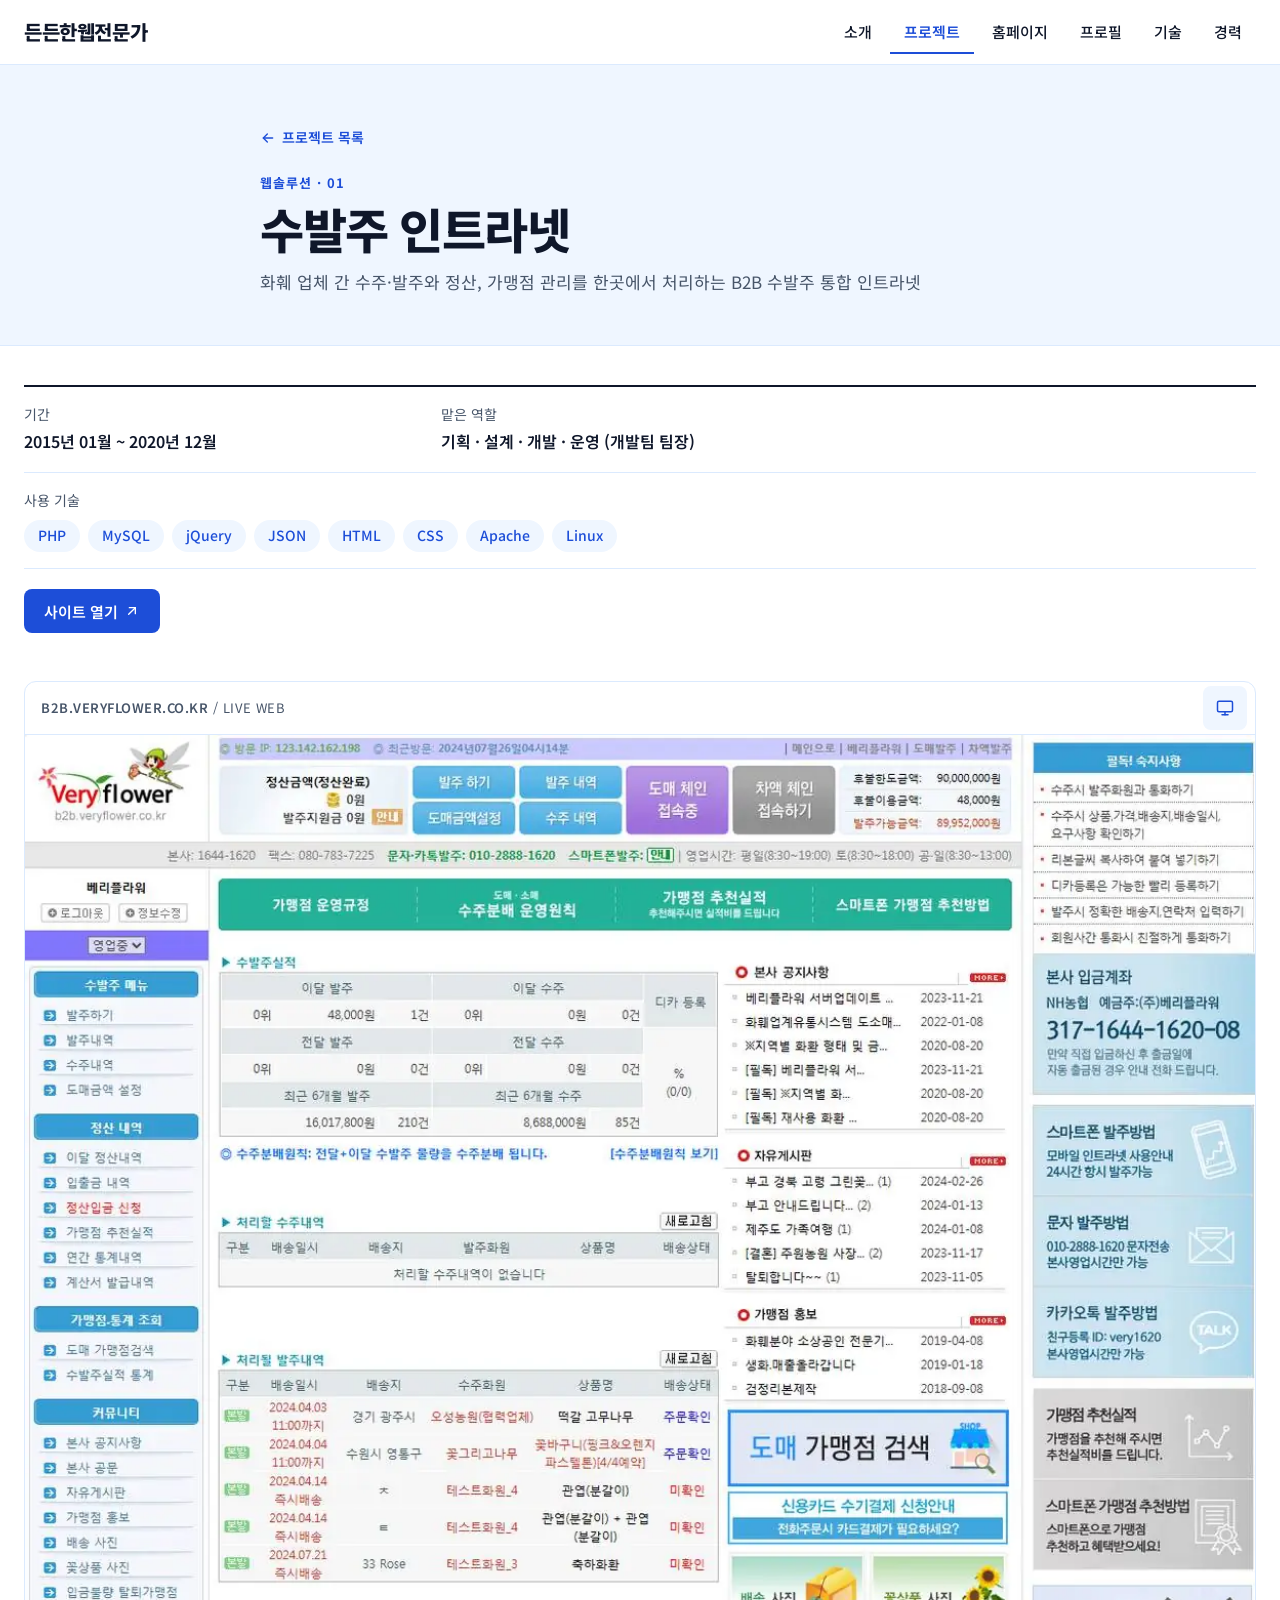
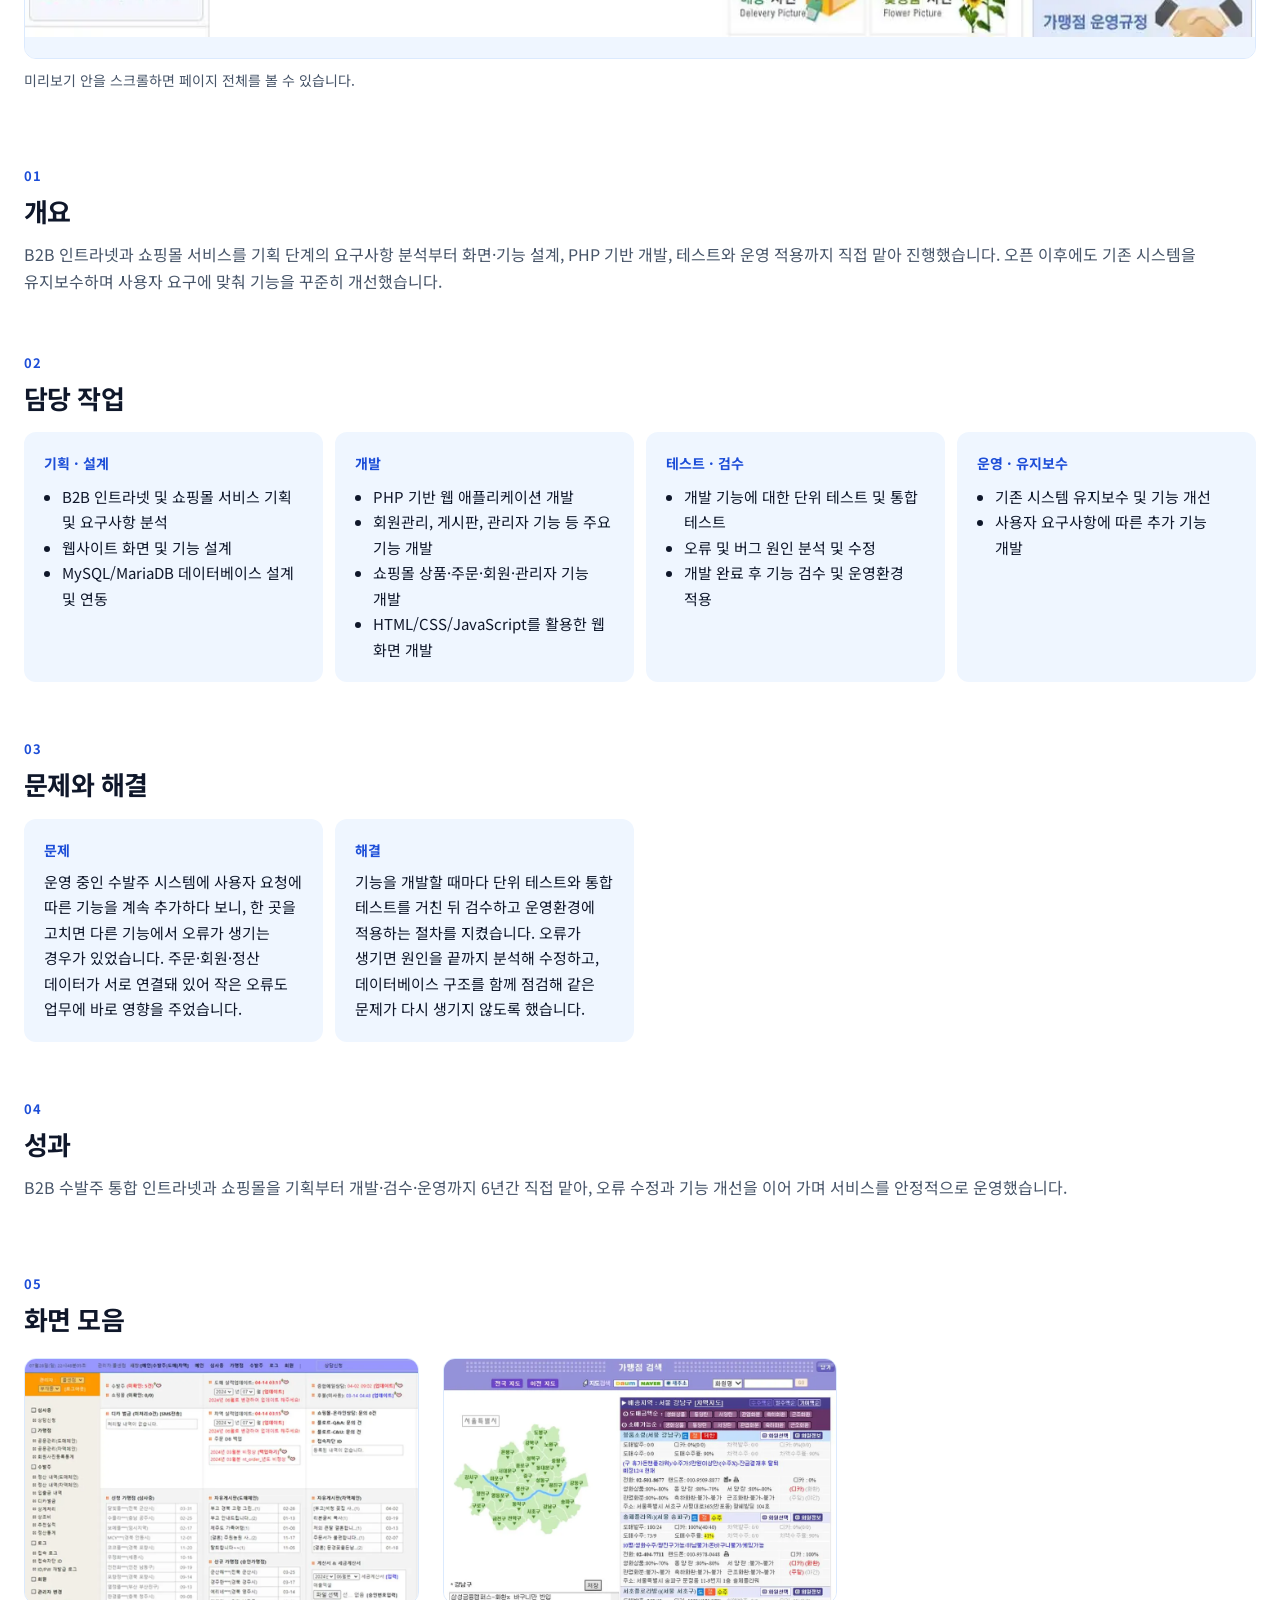
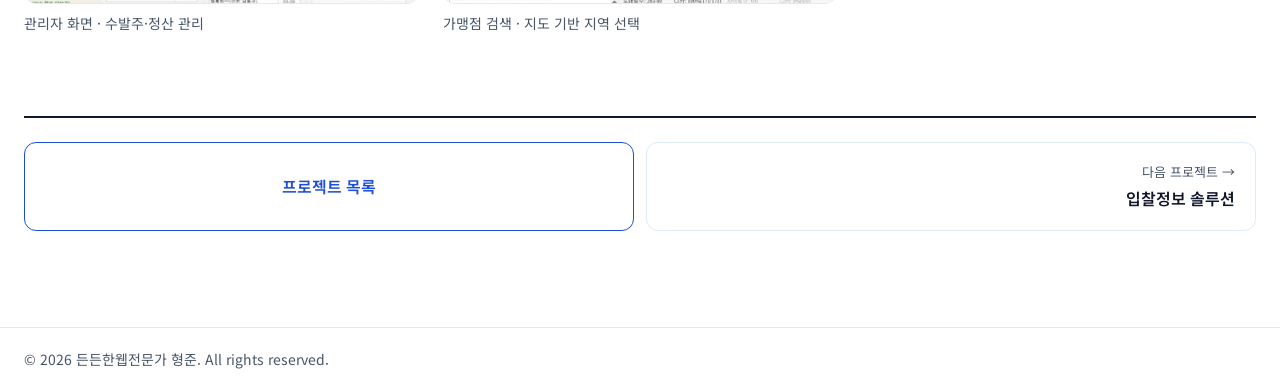
<file: projects/veryflower.html>
<!doctype html>
<html lang="ko">
<head>
<meta charset="utf-8">
<meta name="viewport" content="width=device-width, initial-scale=1">
<title>수발주 인트라넷 · 든든한웹전문가 형준</title>
<link rel="icon" href="../favicon.svg" type="image/svg+xml">
<link rel="icon" href="../favicon-32.png" sizes="32x32" type="image/png">
<link rel="apple-touch-icon" href="../apple-touch-icon.png">
<meta name="theme-color" content="#1D4ED8">
<meta name="description" content="화훼 업체 간 수주·발주와 정산, 가맹점 관리를 한곳에서 처리하는 B2B 수발주 통합 인트라넷">
<link rel="preconnect" href="https://fonts.googleapis.com">
<link rel="preconnect" href="https://fonts.gstatic.com" crossorigin>
<link rel="stylesheet" href="https://fonts.googleapis.com/css2?family=Noto+Sans+KR:wght@400;500;600;700;800&amp;display=swap">
<link rel="stylesheet" href="../css/style.css">
</head>
<body>
<div class="pf" style="background:#FFFFFF;color:#0F172A;font-size:16px;line-height:1.7">

<header data-header style="position:sticky;top:0;z-index:30;background:#FFFFFF;border-bottom:1px solid #DBEAFE">
  <div style="max-width:1280px;margin:0 auto;padding:0 clamp(16px,3vw,24px);height:clamp(60px,5vw,72px);display:flex;align-items:center;justify-content:space-between;gap:16px">
    <a href="../index.html" aria-label="든든한웹전문가, 메인으로" style="display:inline-flex;align-items:center;min-height:44px;text-decoration:none;color:#0F172A">
      <span style="font-weight:800;font-size:20px;letter-spacing:-0.02em">든든한웹전문가</span>
    </a>
    <span class="show-desk">
      <nav aria-label="주 메뉴">
        <ul style="display:flex;align-items:center;gap:4px;list-style:none;margin:0;padding:0">
          <li><a href="../index.html#about" class="pf-nav__link" style="display:inline-flex;align-items:center;min-height:44px;padding:0 14px;font-size:15px;font-weight:500;color:#0F172A;text-decoration:none">소개</a></li>
          <li><a href="../index.html#projects" class="pf-nav__link" aria-current="page" style="display:inline-flex;align-items:center;min-height:44px;padding:0 14px;font-size:15px;font-weight:600;color:#1D4ED8;text-decoration:none;box-shadow:inset 0 -2px 0 #1D4ED8">프로젝트</a></li>
          <li><a href="../index.html#all-projects" class="pf-nav__link" style="display:inline-flex;align-items:center;min-height:44px;padding:0 14px;font-size:15px;font-weight:500;color:#0F172A;text-decoration:none">홈페이지</a></li>
          <li><a href="../index.html#work" class="pf-nav__link" style="display:inline-flex;align-items:center;min-height:44px;padding:0 14px;font-size:15px;font-weight:500;color:#0F172A;text-decoration:none">프로필</a></li>
          <li><a href="../index.html#skills" class="pf-nav__link" style="display:inline-flex;align-items:center;min-height:44px;padding:0 14px;font-size:15px;font-weight:500;color:#0F172A;text-decoration:none">기술</a></li>
          <li><a href="../index.html#career" class="pf-nav__link" style="display:inline-flex;align-items:center;min-height:44px;padding:0 14px;font-size:15px;font-weight:500;color:#0F172A;text-decoration:none">경력</a></li>
        </ul>
      </nav>
    </span>
    <span class="show-mob">
      <button type="button" class="pf-icon-btn" aria-label="메뉴 열기" aria-expanded="false" data-action="menu" style="width:44px;height:44px;display:inline-flex;align-items:center;justify-content:center;border:1px solid #DBEAFE;border-radius:8px;background:#FFFFFF;color:#0F172A">
        <span class="mi-closed">
          <svg width="22" height="22" viewBox="0 0 24 24" fill="none" stroke="currentColor" stroke-width="2" stroke-linecap="round" aria-hidden="true"><path d="M4 7h16"></path><path d="M4 12h16"></path><path d="M4 17h16"></path></svg>
        </span>
        <span class="mi-open">
          <svg width="22" height="22" viewBox="0 0 24 24" fill="none" stroke="currentColor" stroke-width="2" stroke-linecap="round" aria-hidden="true"><path d="M6 6l12 12"></path><path d="M18 6L6 18"></path></svg>
        </span>
      </button>
    </span>
  </div>
  <div class="mob-menu">
    <nav aria-label="모바일 메뉴" style="border-top:1px solid #DBEAFE;background:#FFFFFF;padding:8px 16px 20px">
      <ul style="list-style:none;margin:0;padding:0;display:flex;flex-direction:column">
        <li><a href="../index.html#about" style="display:flex;align-items:center;min-height:52px;padding:0 4px;border-bottom:1px solid #DBEAFE;font-size:17px;font-weight:500;color:#0F172A;text-decoration:none">소개</a></li>
        <li><a href="../index.html#projects" aria-current="page" style="display:flex;align-items:center;min-height:52px;padding:0 4px;border-bottom:1px solid #DBEAFE;font-size:17px;font-weight:600;color:#1D4ED8;text-decoration:none">프로젝트</a></li>
        <li><a href="../index.html#all-projects" style="display:flex;align-items:center;min-height:52px;padding:0 4px;border-bottom:1px solid #DBEAFE;font-size:17px;font-weight:500;color:#0F172A;text-decoration:none">홈페이지</a></li>
        <li><a href="../index.html#work" style="display:flex;align-items:center;min-height:52px;padding:0 4px;border-bottom:1px solid #DBEAFE;font-size:17px;font-weight:500;color:#0F172A;text-decoration:none">프로필</a></li>
        <li><a href="../index.html#skills" style="display:flex;align-items:center;min-height:52px;padding:0 4px;border-bottom:1px solid #DBEAFE;font-size:17px;font-weight:500;color:#0F172A;text-decoration:none">기술</a></li>
        <li><a href="../index.html#career" style="display:flex;align-items:center;min-height:52px;padding:0 4px;font-size:17px;font-weight:500;color:#0F172A;text-decoration:none">경력</a></li>
      </ul>
    </nav>
  </div>
</header>

<main>
  <!-- 1. 머리 영역 -->
  <div style="background:#EFF6FF;border-bottom:1px solid #DBEAFE">
    <div style="max-width:808px;margin:0 auto;padding:clamp(32px,4vw,56px) clamp(16px,3vw,24px) clamp(32px,4vw,48px)">
      <a href="../index.html#projects" class="pf-link" style="display:inline-flex;align-items:center;gap:6px;min-height:44px;font-size:14px;font-weight:600;color:#1D4ED8;text-decoration:none">
        <svg width="16" height="16" viewBox="0 0 24 24" fill="none" stroke="currentColor" stroke-width="2" stroke-linecap="round" stroke-linejoin="round" aria-hidden="true"><path d="M19 12H5"></path><path d="M11 6l-6 6 6 6"></path></svg>프로젝트 목록</a>
      <p style="margin:12px 0 0;font-size:13px;font-weight:700;letter-spacing:.08em;color:#1D4ED8">웹솔루션 · 01</p>
      <h1 style="margin:4px 0 0;font-size:clamp(32px,4vw,48px);font-weight:800;line-height:1.25;letter-spacing:-0.03em;white-space:nowrap;overflow:hidden;text-overflow:ellipsis" title="수발주 인트라넷">수발주 인트라넷</h1>
      <p style="margin:10px 0 0;font-size:17px;color:#475569">화훼 업체 간 수주·발주와 정산, 가맹점 관리를 한곳에서 처리하는 B2B 수발주 통합 인트라넷</p>
    </div>
  </div>

  <!-- 2. 요약 정보 -->
  <div style="max-width:1280px;margin:0 auto;padding:clamp(28px,3vw,40px) clamp(16px,3vw,24px) 0">
    <dl style="margin:0;display:flex;flex-wrap:wrap;gap:0;border-top:2px solid #0F172A">
      <div style="flex:1 1 220px;padding:16px 24px 16px 0;border-bottom:1px solid #DBEAFE"><dt style="font-size:14px;color:#475569">기간</dt><dd style="margin:2px 0 0;font-weight:600">2015년 01월 ~ 2020년 12월</dd></div>
      <div style="flex:2 1 420px;padding:16px 0;border-bottom:1px solid #DBEAFE"><dt style="font-size:14px;color:#475569">맡은 역할</dt><dd style="margin:2px 0 0;font-weight:600">기획 · 설계 · 개발 · 운영 (개발팀 팀장)</dd></div>
      <div style="flex:1 1 100%;padding:16px 0;border-bottom:1px solid #DBEAFE"><dt style="font-size:14px;color:#475569">사용 기술</dt>
        <dd style="margin:8px 0 0"><ul style="list-style:none;margin:0;padding:0;display:flex;flex-wrap:wrap;gap:8px">
          <li style="display:inline-flex;align-items:center;height:32px;padding:0 14px;border-radius:999px;background:#EFF6FF;color:#1D4ED8;font-size:14px;font-weight:500">PHP</li>
          <li style="display:inline-flex;align-items:center;height:32px;padding:0 14px;border-radius:999px;background:#EFF6FF;color:#1D4ED8;font-size:14px;font-weight:500">MySQL</li>
          <li style="display:inline-flex;align-items:center;height:32px;padding:0 14px;border-radius:999px;background:#EFF6FF;color:#1D4ED8;font-size:14px;font-weight:500">jQuery</li>
          <li style="display:inline-flex;align-items:center;height:32px;padding:0 14px;border-radius:999px;background:#EFF6FF;color:#1D4ED8;font-size:14px;font-weight:500">JSON</li>
          <li style="display:inline-flex;align-items:center;height:32px;padding:0 14px;border-radius:999px;background:#EFF6FF;color:#1D4ED8;font-size:14px;font-weight:500">HTML</li>
          <li style="display:inline-flex;align-items:center;height:32px;padding:0 14px;border-radius:999px;background:#EFF6FF;color:#1D4ED8;font-size:14px;font-weight:500">CSS</li>
          <li style="display:inline-flex;align-items:center;height:32px;padding:0 14px;border-radius:999px;background:#EFF6FF;color:#1D4ED8;font-size:14px;font-weight:500">Apache</li>
          <li style="display:inline-flex;align-items:center;height:32px;padding:0 14px;border-radius:999px;background:#EFF6FF;color:#1D4ED8;font-size:14px;font-weight:500">Linux</li>
        </ul></dd></div>
    </dl>
    <div style="display:flex;flex-wrap:wrap;gap:8px;margin-top:20px">
      <a href="https://b2b.veryflower.co.kr" target="_blank" rel="noopener" class="pf-btn--primary" style="display:inline-flex;align-items:center;gap:6px;min-height:44px;padding:0 20px;border-radius:8px;background:#1D4ED8;color:#FFFFFF;font-size:15px;font-weight:600;text-decoration:none">사이트 열기
        <svg width="16" height="16" viewBox="0 0 24 24" fill="none" stroke="currentColor" stroke-width="2" stroke-linecap="round" stroke-linejoin="round" aria-hidden="true"><path d="M7 17L17 7"></path><path d="M8 7h9v9"></path></svg></a>
    </div>
  </div>

  <!-- 3. 대표 화면 (PC·모바일 미리보기) -->
  <div style="max-width:1280px;margin:0 auto;padding:clamp(32px,4vw,48px) clamp(16px,3vw,24px) 0">
    <div data-device="desktop" style="border:1px solid #DBEAFE;border-radius:12px;overflow:hidden;background:#FFFFFF">
      <div style="display:flex;align-items:center;justify-content:space-between;gap:12px;padding:4px 8px 4px 16px;border-bottom:1px solid #DBEAFE">
        <span style="font-size:13px;font-weight:600;color:#475569;letter-spacing:.04em;white-space:nowrap;overflow:hidden;text-overflow:ellipsis">B2B.VERYFLOWER.CO.KR <span style="font-weight:400">/ LIVE WEB</span></span>
        <div role="group" aria-label="미리보기 기기" style="display:flex;gap:2px">
          <button type="button" aria-label="데스크톱 화면" aria-pressed="true" style="width:44px;height:44px;border:0;border-radius:8px;background:#EFF6FF;color:#1D4ED8;display:inline-flex;align-items:center;justify-content:center"><svg width="18" height="18" viewBox="0 0 24 24" fill="none" stroke="currentColor" stroke-width="2" stroke-linecap="round" stroke-linejoin="round" aria-hidden="true"><rect x="2" y="3" width="20" height="14" rx="2"></rect><path d="M8 21h8"></path><path d="M12 17v4"></path></svg></button>
        </div>
      </div>
      <div tabindex="0" aria-label="수발주 인트라넷 데스크톱 화면, 스크롤 가능" style="aspect-ratio:4/3;height:auto;overflow-y:auto;background:#EFF6FF"><img src="../images/veryflower-pc.webp" alt="수발주 인트라넷 데스크톱 전체 화면" style="display:block;width:100%"></div>
    </div>
    <p style="margin:10px 0 0;font-size:14px;color:#475569">미리보기 안을 스크롤하면 페이지 전체를 볼 수 있습니다.</p>
  </div>

  <!-- 4~7. 본문 -->
  <div style="max-width:1280px;margin:0 auto;padding:clamp(48px,6vw,72px) clamp(16px,3vw,24px) 0;display:flex;flex-direction:column;gap:clamp(40px,5vw,56px)">
    <section aria-labelledby="d-overview">
      <p style="margin:0 0 6px;font-size:13px;font-weight:700;letter-spacing:.08em;color:#1D4ED8">01</p>
      <h2 id="d-overview" style="margin:0;font-size:clamp(22px,2.2vw,26px);font-weight:700;line-height:1.4;letter-spacing:-0.02em">개요</h2>
      <p style="margin:12px 0 0;color:#475569">B2B 인트라넷과 쇼핑몰 서비스를 기획 단계의 요구사항 분석부터 화면·기능 설계, PHP 기반 개발, 테스트와 운영 적용까지 직접 맡아 진행했습니다. 오픈 이후에도 기존 시스템을 유지보수하며 사용자 요구에 맞춰 기능을 꾸준히 개선했습니다.</p>
    </section>
    <section aria-labelledby="d-work">
      <p style="margin:0 0 6px;font-size:13px;font-weight:700;letter-spacing:.08em;color:#1D4ED8">02</p>
      <h2 id="d-work" style="margin:0;font-size:clamp(22px,2.2vw,26px);font-weight:700;line-height:1.4;letter-spacing:-0.02em">담당 작업</h2>
      <div style="margin-top:16px;display:grid;grid-template-columns:repeat(auto-fill,minmax(240px,1fr));gap:12px">
        <div style="background:#EFF6FF;border-radius:12px;padding:20px">
          <p style="margin:0;font-size:14px;font-weight:700;color:#1D4ED8">기획 · 설계</p>
          <ul style="margin:8px 0 0;padding-left:18px;font-size:15px;color:#0F172A;line-height:1.7">
            <li>B2B 인트라넷 및 쇼핑몰 서비스 기획 및 요구사항 분석</li>
            <li>웹사이트 화면 및 기능 설계</li>
            <li>MySQL/MariaDB 데이터베이스 설계 및 연동</li>
          </ul>
        </div>
        <div style="background:#EFF6FF;border-radius:12px;padding:20px">
          <p style="margin:0;font-size:14px;font-weight:700;color:#1D4ED8">개발</p>
          <ul style="margin:8px 0 0;padding-left:18px;font-size:15px;color:#0F172A;line-height:1.7">
            <li>PHP 기반 웹 애플리케이션 개발</li>
            <li>회원관리, 게시판, 관리자 기능 등 주요 기능 개발</li>
            <li>쇼핑몰 상품·주문·회원·관리자 기능 개발</li>
            <li>HTML/CSS/JavaScript를 활용한 웹 화면 개발</li>
          </ul>
        </div>
        <div style="background:#EFF6FF;border-radius:12px;padding:20px">
          <p style="margin:0;font-size:14px;font-weight:700;color:#1D4ED8">테스트 · 검수</p>
          <ul style="margin:8px 0 0;padding-left:18px;font-size:15px;color:#0F172A;line-height:1.7">
            <li>개발 기능에 대한 단위 테스트 및 통합 테스트</li>
            <li>오류 및 버그 원인 분석 및 수정</li>
            <li>개발 완료 후 기능 검수 및 운영환경 적용</li>
          </ul>
        </div>
        <div style="background:#EFF6FF;border-radius:12px;padding:20px">
          <p style="margin:0;font-size:14px;font-weight:700;color:#1D4ED8">운영 · 유지보수</p>
          <ul style="margin:8px 0 0;padding-left:18px;font-size:15px;color:#0F172A;line-height:1.7">
            <li>기존 시스템 유지보수 및 기능 개선</li>
            <li>사용자 요구사항에 따른 추가 기능 개발</li>
          </ul>
        </div>
      </div>
    </section>
    <section aria-labelledby="d-problem">
      <p style="margin:0 0 6px;font-size:13px;font-weight:700;letter-spacing:.08em;color:#1D4ED8">03</p>
      <h2 id="d-problem" style="margin:0;font-size:clamp(22px,2.2vw,26px);font-weight:700;line-height:1.4;letter-spacing:-0.02em">문제와 해결</h2>
      <div style="margin-top:16px;display:grid;grid-template-columns:repeat(auto-fill,minmax(260px,1fr));gap:12px">
        <div style="background:#EFF6FF;border-radius:12px;padding:20px">
          <p style="margin:0;font-size:14px;font-weight:700;color:#1D4ED8">문제</p>
          <p style="margin:6px 0 0;font-size:15px;color:#0F172A">운영 중인 수발주 시스템에 사용자 요청에 따른 기능을 계속 추가하다 보니, 한 곳을 고치면 다른 기능에서 오류가 생기는 경우가 있었습니다. 주문·회원·정산 데이터가 서로 연결돼 있어 작은 오류도 업무에 바로 영향을 주었습니다.</p>
        </div>
        <div style="background:#EFF6FF;border-radius:12px;padding:20px">
          <p style="margin:0;font-size:14px;font-weight:700;color:#1D4ED8">해결</p>
          <p style="margin:6px 0 0;font-size:15px;color:#0F172A">기능을 개발할 때마다 단위 테스트와 통합 테스트를 거친 뒤 검수하고 운영환경에 적용하는 절차를 지켰습니다. 오류가 생기면 원인을 끝까지 분석해 수정하고, 데이터베이스 구조를 함께 점검해 같은 문제가 다시 생기지 않도록 했습니다.</p>
        </div>
      </div>
    </section>
    <section aria-labelledby="d-result">
      <p style="margin:0 0 6px;font-size:13px;font-weight:700;letter-spacing:.08em;color:#1D4ED8">04</p>
      <h2 id="d-result" style="margin:0;font-size:clamp(22px,2.2vw,26px);font-weight:700;line-height:1.4;letter-spacing:-0.02em">성과</h2>
      <p style="margin:12px 0 0;color:#475569">B2B 수발주 통합 인트라넷과 쇼핑몰을 기획부터 개발·검수·운영까지 6년간 직접 맡아, 오류 수정과 기능 개선을 이어 가며 서비스를 안정적으로 운영했습니다.</p>
    </section>
  </div>

  <!-- 8. 화면 모음 -->
  <section aria-labelledby="d-screens" style="max-width:1280px;margin:0 auto;padding:clamp(48px,6vw,72px) clamp(16px,3vw,24px) 0">
    <p style="margin:0 0 6px;font-size:13px;font-weight:700;letter-spacing:.08em;color:#1D4ED8">05</p>
    <h2 id="d-screens" style="margin:0 0 20px;font-size:clamp(22px,2.2vw,26px);font-weight:700;line-height:1.4;letter-spacing:-0.02em">화면 모음</h2>
    <ul style="list-style:none;margin:0;padding:0;display:grid;grid-template-columns:repeat(auto-fill,minmax(320px,1fr));gap:24px">
      <li><figure style="margin:0"><img src="../images/veryflower-screen-1.webp" alt="관리자 화면: 수발주 실적, 정산 내역, 자유게시판 현황" loading="lazy" style="display:block;width:100%;aspect-ratio:16/10;object-fit:cover;object-position:top;border:1px solid #DBEAFE;border-radius:12px"><figcaption style="margin-top:8px;font-size:14px;color:#475569">관리자 화면 · 수발주·정산 관리</figcaption></figure></li>
      <li><figure style="margin:0"><img src="../images/veryflower-screen-2.webp" alt="가맹점 검색 화면: 서울 지도에서 지역을 골라 가맹점 목록 확인" loading="lazy" style="display:block;width:100%;aspect-ratio:16/10;object-fit:cover;object-position:top;border:1px solid #DBEAFE;border-radius:12px"><figcaption style="margin-top:8px;font-size:14px;color:#475569">가맹점 검색 · 지도 기반 지역 선택</figcaption></figure></li>
    </ul>
  </section>

  <!-- 9. 하단 이동 -->
  <nav aria-label="다른 프로젝트" style="max-width:1280px;margin:0 auto;padding:clamp(56px,7vw,80px) clamp(16px,3vw,24px) clamp(64px,8vw,96px)">
    <div style="display:grid;grid-template-columns:repeat(auto-fit,minmax(240px,1fr));gap:12px;border-top:2px solid #0F172A;padding-top:24px">
      <a href="../index.html#projects" class="pf-btn--secondary" style="display:flex;align-items:center;justify-content:center;gap:6px;padding:18px 20px;border:1px solid #1D4ED8;border-radius:12px;text-decoration:none;color:#1D4ED8;font-weight:600;background:#FFFFFF">프로젝트 목록</a>
      <a href="bidk.html" class="pf-card" style="display:flex;flex-direction:column;align-items:flex-end;gap:2px;padding:18px 20px;border:1px solid #DBEAFE;border-radius:12px;text-decoration:none;color:#0F172A;text-align:right;min-width:0">
        <span style="font-size:13px;color:#475569">다음 프로젝트 →</span><span style="max-width:100%;font-weight:600;white-space:nowrap;overflow:hidden;text-overflow:ellipsis">입찰정보 솔루션</span></a>
    </div>
  </nav>
</main>

<footer style="border-top:1px solid #DBEAFE;background:#FFFFFF">
  <div style="max-width:1280px;margin:0 auto;padding:20px clamp(16px,3vw,24px);display:flex;flex-wrap:wrap;align-items:center;justify-content:space-between;gap:8px;font-size:14px;color:#475569">
    <p style="margin:0">© 2026 든든한웹전문가 형준. All rights reserved.</p>
  </div>
</footer>
</div>
<script src="../js/main.js"></script>
</body>
</html>
</file>
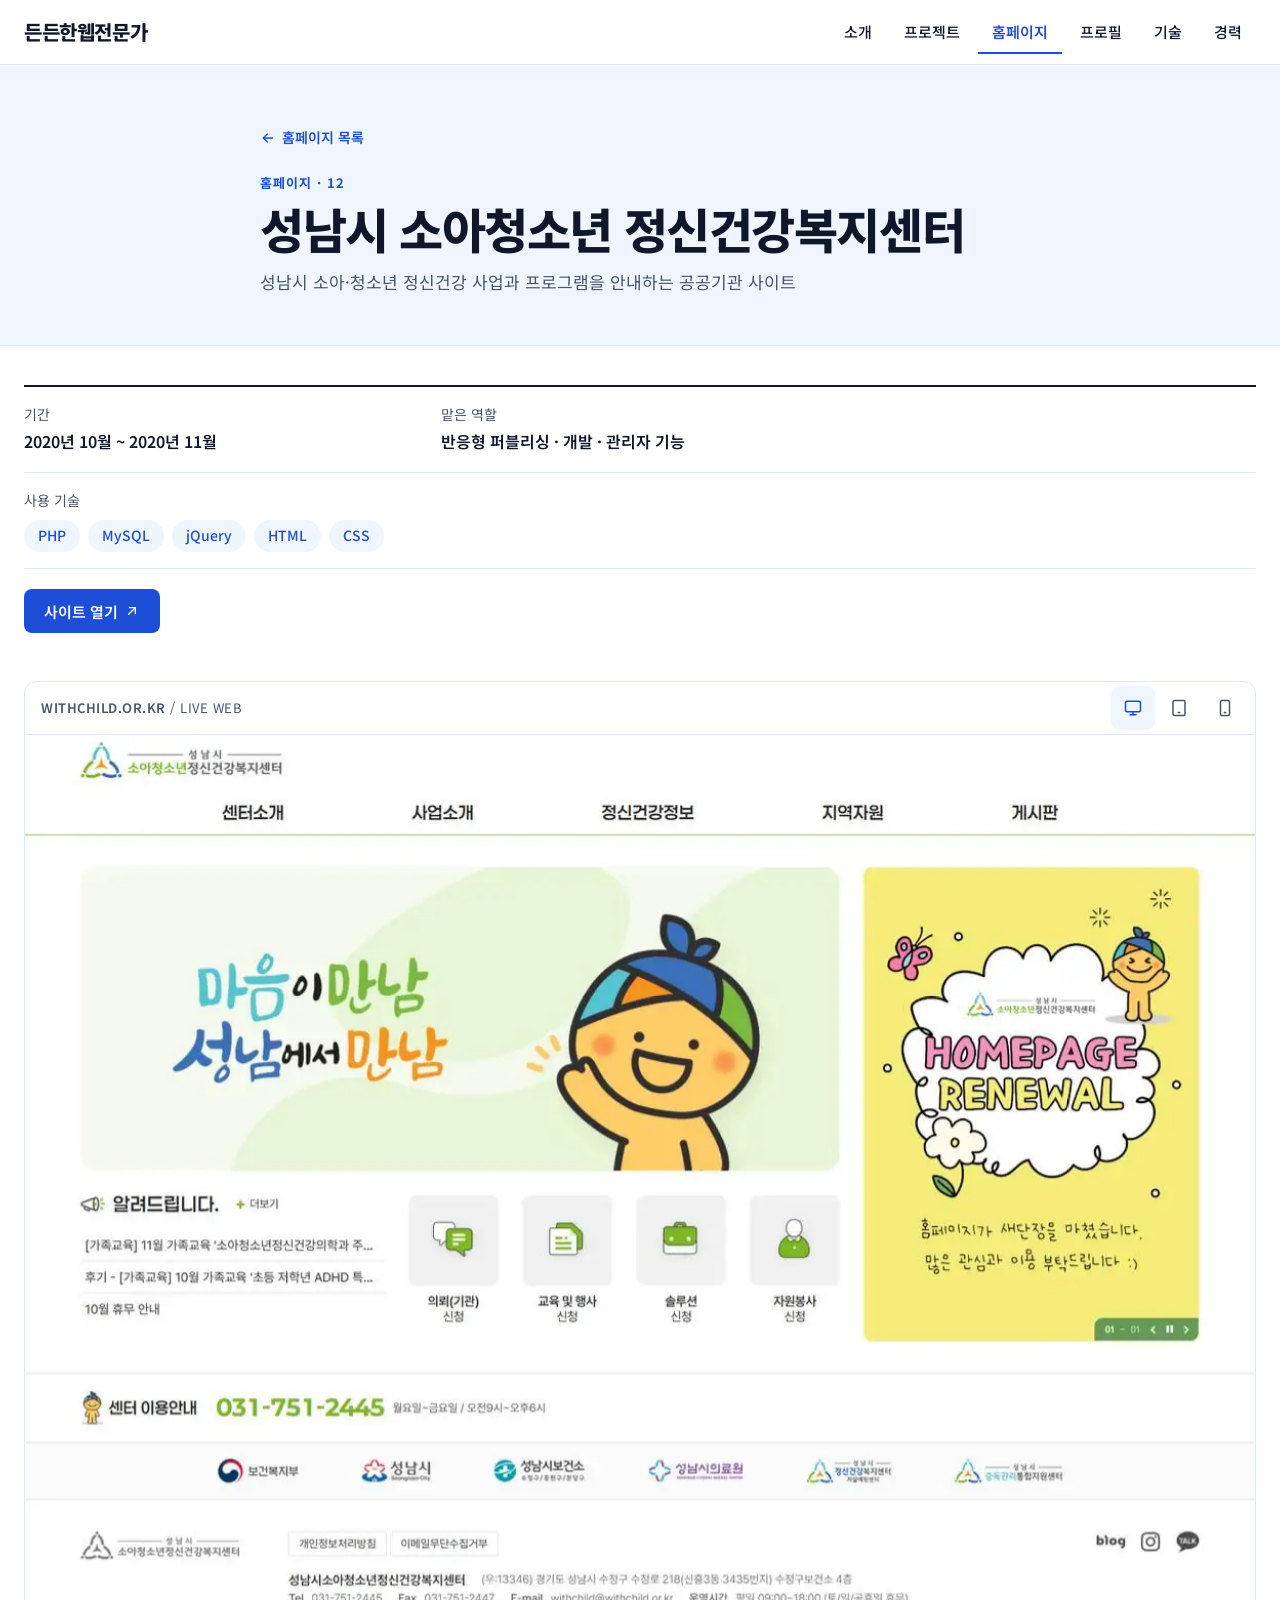
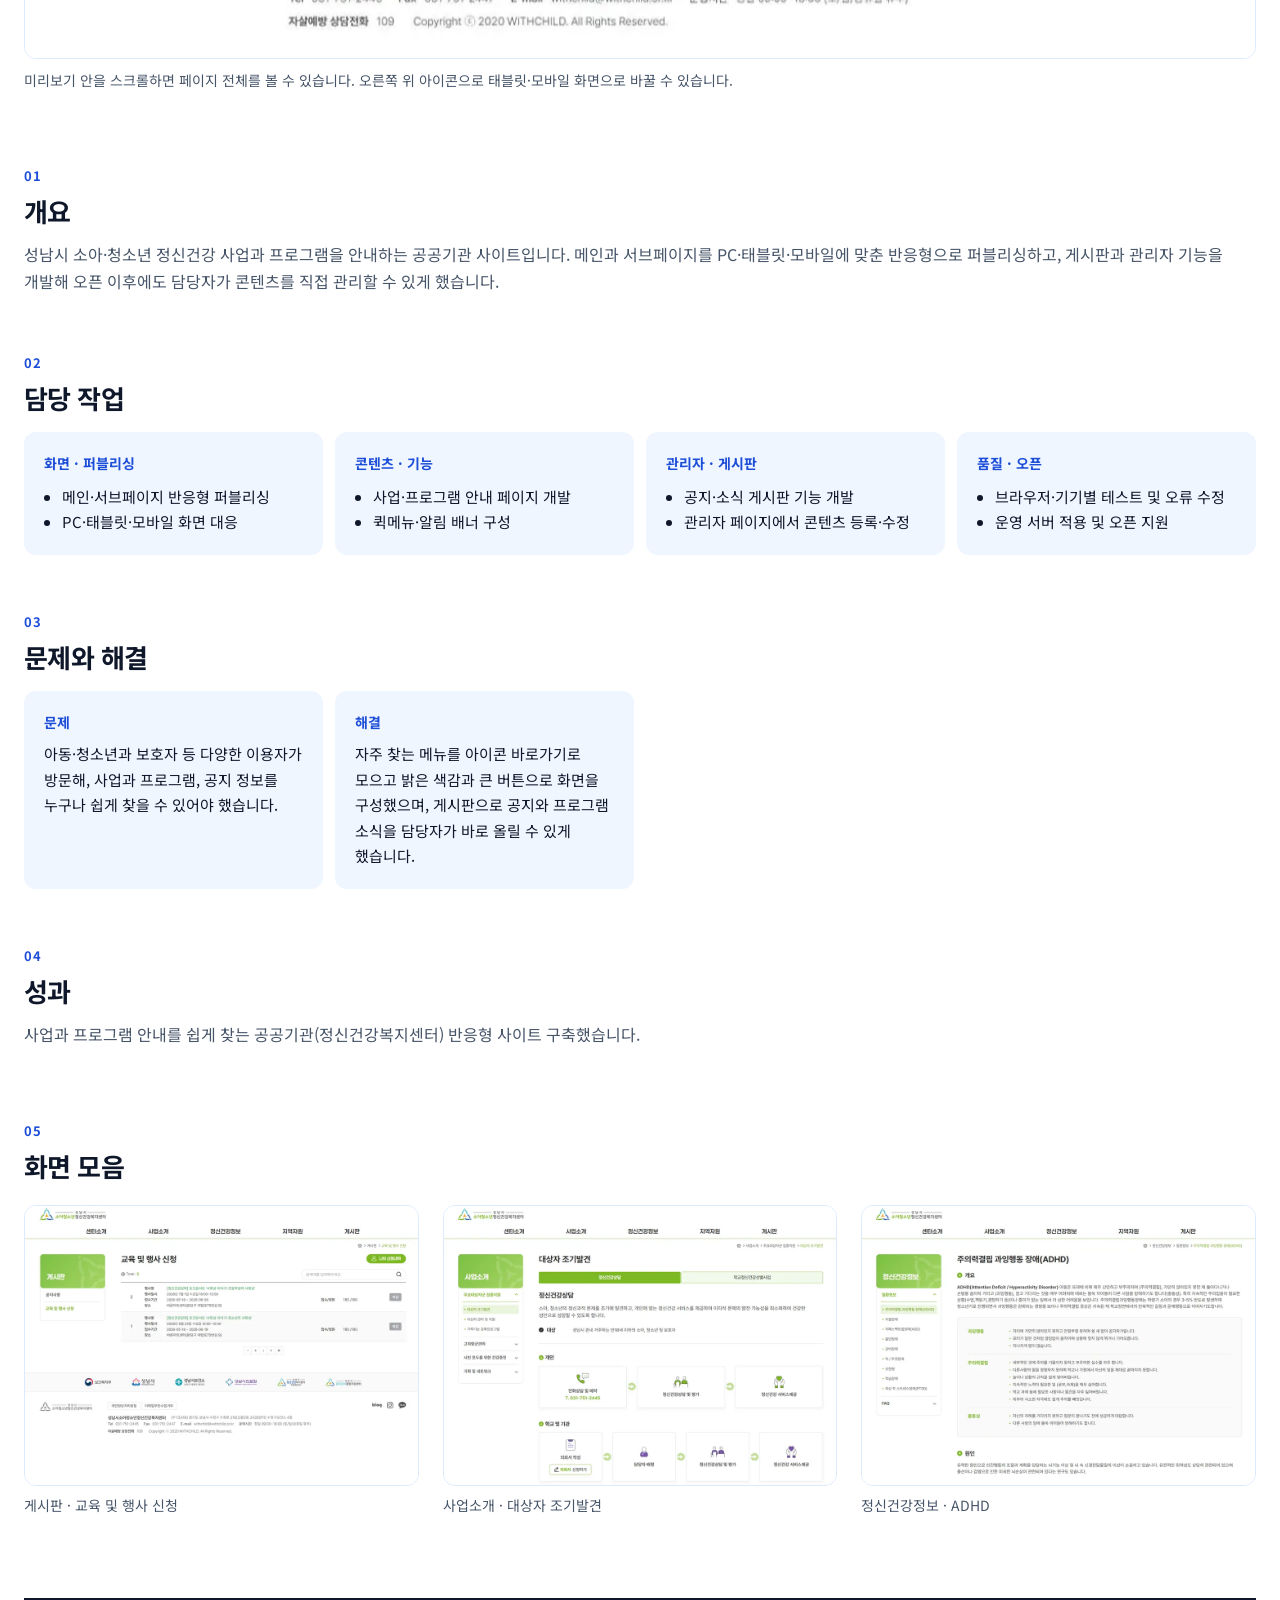
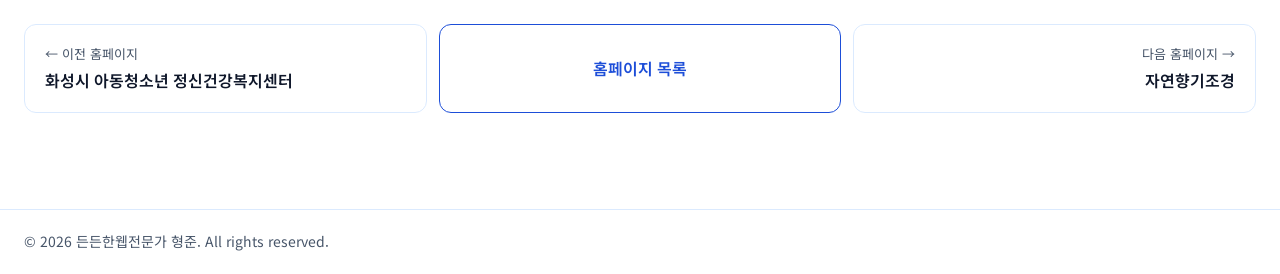
<file: projects/withchild.html>
<!doctype html>
<html lang="ko">
<head>
<meta charset="utf-8">
<meta name="viewport" content="width=device-width, initial-scale=1">
<title>성남시 소아청소년 정신건강복지센터 · 든든한웹전문가 형준</title>
<link rel="icon" href="../favicon.svg" type="image/svg+xml">
<link rel="icon" href="../favicon-32.png" sizes="32x32" type="image/png">
<link rel="apple-touch-icon" href="../apple-touch-icon.png">
<meta name="theme-color" content="#1D4ED8">
<meta name="description" content="성남시 소아·청소년 정신건강 사업과 프로그램을 안내하는 공공기관 사이트">
<link rel="preconnect" href="https://fonts.googleapis.com">
<link rel="preconnect" href="https://fonts.gstatic.com" crossorigin>
<link rel="stylesheet" href="https://fonts.googleapis.com/css2?family=Noto+Sans+KR:wght@400;500;600;700;800&amp;display=swap">
<link rel="stylesheet" href="../css/style.css">
</head>
<body>
<div class="pf" style="background:#FFFFFF;color:#0F172A;font-size:16px;line-height:1.7">

<header data-header style="position:sticky;top:0;z-index:30;background:#FFFFFF;border-bottom:1px solid #DBEAFE">
  <div style="max-width:1280px;margin:0 auto;padding:0 clamp(16px,3vw,24px);height:clamp(60px,5vw,72px);display:flex;align-items:center;justify-content:space-between;gap:16px">
    <a href="../index.html" aria-label="든든한웹전문가, 메인으로" style="display:inline-flex;align-items:center;min-height:44px;text-decoration:none;color:#0F172A">
      <span style="font-weight:800;font-size:20px;letter-spacing:-0.02em">든든한웹전문가</span>
    </a>
    <span class="show-desk">
      <nav aria-label="주 메뉴">
        <ul style="display:flex;align-items:center;gap:4px;list-style:none;margin:0;padding:0">
          <li><a href="../index.html#about" class="pf-nav__link" style="display:inline-flex;align-items:center;min-height:44px;padding:0 14px;font-size:15px;font-weight:500;color:#0F172A;text-decoration:none">소개</a></li>
          <li><a href="../index.html#projects" class="pf-nav__link" style="display:inline-flex;align-items:center;min-height:44px;padding:0 14px;font-size:15px;font-weight:500;color:#0F172A;text-decoration:none">프로젝트</a></li>
          <li><a href="../index.html#all-projects" class="pf-nav__link" aria-current="page" style="display:inline-flex;align-items:center;min-height:44px;padding:0 14px;font-size:15px;font-weight:600;color:#1D4ED8;text-decoration:none;box-shadow:inset 0 -2px 0 #1D4ED8">홈페이지</a></li>
          <li><a href="../index.html#work" class="pf-nav__link" style="display:inline-flex;align-items:center;min-height:44px;padding:0 14px;font-size:15px;font-weight:500;color:#0F172A;text-decoration:none">프로필</a></li>
          <li><a href="../index.html#skills" class="pf-nav__link" style="display:inline-flex;align-items:center;min-height:44px;padding:0 14px;font-size:15px;font-weight:500;color:#0F172A;text-decoration:none">기술</a></li>
          <li><a href="../index.html#career" class="pf-nav__link" style="display:inline-flex;align-items:center;min-height:44px;padding:0 14px;font-size:15px;font-weight:500;color:#0F172A;text-decoration:none">경력</a></li>
        </ul>
      </nav>
    </span>
    <span class="show-mob">
      <button type="button" class="pf-icon-btn" aria-label="메뉴 열기" aria-expanded="false" data-action="menu" style="width:44px;height:44px;display:inline-flex;align-items:center;justify-content:center;border:1px solid #DBEAFE;border-radius:8px;background:#FFFFFF;color:#0F172A">
        <span class="mi-closed">
          <svg width="22" height="22" viewBox="0 0 24 24" fill="none" stroke="currentColor" stroke-width="2" stroke-linecap="round" aria-hidden="true"><path d="M4 7h16"></path><path d="M4 12h16"></path><path d="M4 17h16"></path></svg>
        </span>
        <span class="mi-open">
          <svg width="22" height="22" viewBox="0 0 24 24" fill="none" stroke="currentColor" stroke-width="2" stroke-linecap="round" aria-hidden="true"><path d="M6 6l12 12"></path><path d="M18 6L6 18"></path></svg>
        </span>
      </button>
    </span>
  </div>
  <div class="mob-menu">
    <nav aria-label="모바일 메뉴" style="border-top:1px solid #DBEAFE;background:#FFFFFF;padding:8px 16px 20px">
      <ul style="list-style:none;margin:0;padding:0;display:flex;flex-direction:column">
        <li><a href="../index.html#about" style="display:flex;align-items:center;min-height:52px;padding:0 4px;border-bottom:1px solid #DBEAFE;font-size:17px;font-weight:500;color:#0F172A;text-decoration:none">소개</a></li>
        <li><a href="../index.html#projects" style="display:flex;align-items:center;min-height:52px;padding:0 4px;border-bottom:1px solid #DBEAFE;font-size:17px;font-weight:500;color:#0F172A;text-decoration:none">프로젝트</a></li>
        <li><a href="../index.html#all-projects" aria-current="page" style="display:flex;align-items:center;min-height:52px;padding:0 4px;border-bottom:1px solid #DBEAFE;font-size:17px;font-weight:600;color:#1D4ED8;text-decoration:none">홈페이지</a></li>
        <li><a href="../index.html#work" style="display:flex;align-items:center;min-height:52px;padding:0 4px;border-bottom:1px solid #DBEAFE;font-size:17px;font-weight:500;color:#0F172A;text-decoration:none">프로필</a></li>
        <li><a href="../index.html#skills" style="display:flex;align-items:center;min-height:52px;padding:0 4px;border-bottom:1px solid #DBEAFE;font-size:17px;font-weight:500;color:#0F172A;text-decoration:none">기술</a></li>
        <li><a href="../index.html#career" style="display:flex;align-items:center;min-height:52px;padding:0 4px;font-size:17px;font-weight:500;color:#0F172A;text-decoration:none">경력</a></li>
      </ul>
    </nav>
  </div>
</header>

<main>
  <!-- 1. 머리 영역 -->
  <div style="background:#EFF6FF;border-bottom:1px solid #DBEAFE">
    <div style="max-width:808px;margin:0 auto;padding:clamp(32px,4vw,56px) clamp(16px,3vw,24px) clamp(32px,4vw,48px)">
      <a href="../index.html#all-projects" class="pf-link" style="display:inline-flex;align-items:center;gap:6px;min-height:44px;font-size:14px;font-weight:600;color:#1D4ED8;text-decoration:none">
        <svg width="16" height="16" viewBox="0 0 24 24" fill="none" stroke="currentColor" stroke-width="2" stroke-linecap="round" stroke-linejoin="round" aria-hidden="true"><path d="M19 12H5"></path><path d="M11 6l-6 6 6 6"></path></svg>홈페이지 목록</a>
      <p style="margin:12px 0 0;font-size:13px;font-weight:700;letter-spacing:.08em;color:#1D4ED8">홈페이지 · 12</p>
      <h1 style="margin:4px 0 0;font-size:clamp(32px,4vw,48px);font-weight:800;line-height:1.25;letter-spacing:-0.03em;white-space:nowrap;overflow:hidden;text-overflow:ellipsis" title="성남시 소아청소년 정신건강복지센터">성남시 소아청소년 정신건강복지센터</h1>
      <p style="margin:10px 0 0;font-size:17px;color:#475569">성남시 소아·청소년 정신건강 사업과 프로그램을 안내하는 공공기관 사이트</p>
    </div>
  </div>

  <!-- 2. 요약 정보 -->
  <div style="max-width:1280px;margin:0 auto;padding:clamp(28px,3vw,40px) clamp(16px,3vw,24px) 0">
    <dl style="margin:0;display:flex;flex-wrap:wrap;gap:0;border-top:2px solid #0F172A">
      <div style="flex:1 1 220px;padding:16px 24px 16px 0;border-bottom:1px solid #DBEAFE"><dt style="font-size:14px;color:#475569">기간</dt><dd style="margin:2px 0 0;font-weight:600">2020년 10월 ~ 2020년 11월</dd></div>
      <div style="flex:2 1 420px;padding:16px 0;border-bottom:1px solid #DBEAFE"><dt style="font-size:14px;color:#475569">맡은 역할</dt><dd style="margin:2px 0 0;font-weight:600">반응형 퍼블리싱 · 개발 · 관리자 기능</dd></div>
      <div style="flex:1 1 100%;padding:16px 0;border-bottom:1px solid #DBEAFE"><dt style="font-size:14px;color:#475569">사용 기술</dt>
        <dd style="margin:8px 0 0"><ul style="list-style:none;margin:0;padding:0;display:flex;flex-wrap:wrap;gap:8px">
          <li style="display:inline-flex;align-items:center;height:32px;padding:0 14px;border-radius:999px;background:#EFF6FF;color:#1D4ED8;font-size:14px;font-weight:500">PHP</li>
          <li style="display:inline-flex;align-items:center;height:32px;padding:0 14px;border-radius:999px;background:#EFF6FF;color:#1D4ED8;font-size:14px;font-weight:500">MySQL</li>
          <li style="display:inline-flex;align-items:center;height:32px;padding:0 14px;border-radius:999px;background:#EFF6FF;color:#1D4ED8;font-size:14px;font-weight:500">jQuery</li>
          <li style="display:inline-flex;align-items:center;height:32px;padding:0 14px;border-radius:999px;background:#EFF6FF;color:#1D4ED8;font-size:14px;font-weight:500">HTML</li>
          <li style="display:inline-flex;align-items:center;height:32px;padding:0 14px;border-radius:999px;background:#EFF6FF;color:#1D4ED8;font-size:14px;font-weight:500">CSS</li>
        </ul></dd></div>
    </dl>
    <div style="display:flex;flex-wrap:wrap;gap:8px;margin-top:20px">
      <a href="http://withchild.or.kr/" target="_blank" rel="noopener" class="pf-btn--primary" style="display:inline-flex;align-items:center;gap:6px;min-height:44px;padding:0 20px;border-radius:8px;background:#1D4ED8;color:#FFFFFF;font-size:15px;font-weight:600;text-decoration:none">사이트 열기
        <svg width="16" height="16" viewBox="0 0 24 24" fill="none" stroke="currentColor" stroke-width="2" stroke-linecap="round" stroke-linejoin="round" aria-hidden="true"><path d="M7 17L17 7"></path><path d="M8 7h9v9"></path></svg></a>
    </div>
  </div>

  <!-- 3. 대표 화면 (PC·모바일 미리보기) -->
  <div style="max-width:1280px;margin:0 auto;padding:clamp(32px,4vw,48px) clamp(16px,3vw,24px) 0">
    <div data-device="desktop" style="border:1px solid #DBEAFE;border-radius:12px;overflow:hidden;background:#FFFFFF">
      <div style="display:flex;align-items:center;justify-content:space-between;gap:12px;padding:4px 8px 4px 16px;border-bottom:1px solid #DBEAFE">
        <span style="font-size:13px;font-weight:600;color:#475569;letter-spacing:.04em;white-space:nowrap;overflow:hidden;text-overflow:ellipsis">WITHCHILD.OR.KR <span style="font-weight:400">/ LIVE WEB</span></span>
        <div role="group" aria-label="미리보기 기기" style="display:flex;gap:2px">
          <span class="dv dv-desktop"><button type="button" aria-label="데스크톱 화면" aria-pressed="true" style="width:44px;height:44px;border:0;border-radius:8px;background:#EFF6FF;color:#1D4ED8;display:inline-flex;align-items:center;justify-content:center"><svg width="18" height="18" viewBox="0 0 24 24" fill="none" stroke="currentColor" stroke-width="2" stroke-linecap="round" stroke-linejoin="round" aria-hidden="true"><rect x="2" y="3" width="20" height="14" rx="2"></rect><path d="M8 21h8"></path><path d="M12 17v4"></path></svg></button></span>
          <span class="dv dvx-desktop"><button type="button" class="pf-icon-btn" aria-label="데스크톱 화면" aria-pressed="false" data-device-set="desktop" style="width:44px;height:44px;border:0;border-radius:8px;background:#FFFFFF;color:#475569;display:inline-flex;align-items:center;justify-content:center"><svg width="18" height="18" viewBox="0 0 24 24" fill="none" stroke="currentColor" stroke-width="2" stroke-linecap="round" stroke-linejoin="round" aria-hidden="true"><rect x="2" y="3" width="20" height="14" rx="2"></rect><path d="M8 21h8"></path><path d="M12 17v4"></path></svg></button></span>
          <span class="dv dv-tablet"><button type="button" aria-label="태블릿 화면" aria-pressed="true" style="width:44px;height:44px;border:0;border-radius:8px;background:#EFF6FF;color:#1D4ED8;display:inline-flex;align-items:center;justify-content:center"><svg width="18" height="18" viewBox="0 0 24 24" fill="none" stroke="currentColor" stroke-width="2" stroke-linecap="round" stroke-linejoin="round" aria-hidden="true"><rect x="4" y="2" width="16" height="20" rx="2"></rect><path d="M11 18h2"></path></svg></button></span>
          <span class="dv dvx-tablet"><button type="button" class="pf-icon-btn" aria-label="태블릿 화면" aria-pressed="false" data-device-set="tablet" style="width:44px;height:44px;border:0;border-radius:8px;background:#FFFFFF;color:#475569;display:inline-flex;align-items:center;justify-content:center"><svg width="18" height="18" viewBox="0 0 24 24" fill="none" stroke="currentColor" stroke-width="2" stroke-linecap="round" stroke-linejoin="round" aria-hidden="true"><rect x="4" y="2" width="16" height="20" rx="2"></rect><path d="M11 18h2"></path></svg></button></span>
          <span class="dv dv-mobile"><button type="button" aria-label="모바일 화면" aria-pressed="true" style="width:44px;height:44px;border:0;border-radius:8px;background:#EFF6FF;color:#1D4ED8;display:inline-flex;align-items:center;justify-content:center"><svg width="18" height="18" viewBox="0 0 24 24" fill="none" stroke="currentColor" stroke-width="2" stroke-linecap="round" stroke-linejoin="round" aria-hidden="true"><rect x="6" y="2" width="12" height="20" rx="2"></rect><path d="M11 18h2"></path></svg></button></span>
          <span class="dv dvx-mobile"><button type="button" class="pf-icon-btn" aria-label="모바일 화면" aria-pressed="false" data-device-set="mobile" style="width:44px;height:44px;border:0;border-radius:8px;background:#FFFFFF;color:#475569;display:inline-flex;align-items:center;justify-content:center"><svg width="18" height="18" viewBox="0 0 24 24" fill="none" stroke="currentColor" stroke-width="2" stroke-linecap="round" stroke-linejoin="round" aria-hidden="true"><rect x="6" y="2" width="12" height="20" rx="2"></rect><path d="M11 18h2"></path></svg></button></span>
        </div>
      </div>
      <span class="dv dv-desktop">
        <div tabindex="0" aria-label="성남시 소아청소년 정신건강복지센터 데스크톱 화면, 스크롤 가능" style="aspect-ratio:4/3;height:auto;overflow-y:auto;background:#EFF6FF"><img src="../images/withchild-pc.webp" alt="성남시 소아청소년 정신건강복지센터 데스크톱 전체 화면" style="display:block;width:100%"></div>
      </span>
      <span class="dv dv-tablet">
        <div style="background:#EFF6FF;display:flex;justify-content:center;padding:24px 16px"><div tabindex="0" aria-label="성남시 소아청소년 정신건강복지센터 태블릿 화면, 스크롤 가능" style="width:min(100%,500px);aspect-ratio:500/660;height:auto;border:10px solid #0F172A;border-radius:22px;overflow-y:auto;background:#FFFFFF"><img src="../images/withchild-tablet.webp" alt="성남시 소아청소년 정신건강복지센터 태블릿 전체 화면" style="display:block;width:100%"></div></div>
      </span>
      <span class="dv dv-mobile">
        <div style="background:#EFF6FF;display:flex;justify-content:center;padding:24px 16px"><div tabindex="0" aria-label="성남시 소아청소년 정신건강복지센터 모바일 화면, 스크롤 가능" style="width:min(100%,300px);aspect-ratio:300/631;height:auto;border:8px solid #0F172A;border-radius:28px;overflow-y:auto;background:#FFFFFF"><img src="../images/withchild-mobile.webp" alt="성남시 소아청소년 정신건강복지센터 모바일 전체 화면" style="display:block;width:100%"></div></div>
      </span>
    </div>
    <p style="margin:10px 0 0;font-size:14px;color:#475569">미리보기 안을 스크롤하면 페이지 전체를 볼 수 있습니다. 오른쪽 위 아이콘으로 태블릿·모바일 화면으로 바꿀 수 있습니다.</p>
  </div>

  <!-- 4~7. 본문 -->
  <div style="max-width:1280px;margin:0 auto;padding:clamp(48px,6vw,72px) clamp(16px,3vw,24px) 0;display:flex;flex-direction:column;gap:clamp(40px,5vw,56px)">
    <section aria-labelledby="d-overview">
      <p style="margin:0 0 6px;font-size:13px;font-weight:700;letter-spacing:.08em;color:#1D4ED8">01</p>
      <h2 id="d-overview" style="margin:0;font-size:clamp(22px,2.2vw,26px);font-weight:700;line-height:1.4;letter-spacing:-0.02em">개요</h2>
      <p style="margin:12px 0 0;color:#475569">성남시 소아·청소년 정신건강 사업과 프로그램을 안내하는 공공기관 사이트입니다. 메인과 서브페이지를 PC·태블릿·모바일에 맞춘 반응형으로 퍼블리싱하고, 게시판과 관리자 기능을 개발해 오픈 이후에도 담당자가 콘텐츠를 직접 관리할 수 있게 했습니다.</p>
    </section>
    <section aria-labelledby="d-work">
      <p style="margin:0 0 6px;font-size:13px;font-weight:700;letter-spacing:.08em;color:#1D4ED8">02</p>
      <h2 id="d-work" style="margin:0;font-size:clamp(22px,2.2vw,26px);font-weight:700;line-height:1.4;letter-spacing:-0.02em">담당 작업</h2>
      <div style="margin-top:16px;display:grid;grid-template-columns:repeat(auto-fill,minmax(240px,1fr));gap:12px">
        <div style="background:#EFF6FF;border-radius:12px;padding:20px">
          <p style="margin:0;font-size:14px;font-weight:700;color:#1D4ED8">화면 · 퍼블리싱</p>
          <ul style="margin:8px 0 0;padding-left:18px;font-size:15px;color:#0F172A;line-height:1.7">
            <li>메인·서브페이지 반응형 퍼블리싱</li>
            <li>PC·태블릿·모바일 화면 대응</li>
          </ul>
        </div>
        <div style="background:#EFF6FF;border-radius:12px;padding:20px">
          <p style="margin:0;font-size:14px;font-weight:700;color:#1D4ED8">콘텐츠 · 기능</p>
          <ul style="margin:8px 0 0;padding-left:18px;font-size:15px;color:#0F172A;line-height:1.7">
            <li>사업·프로그램 안내 페이지 개발</li>
            <li>퀵메뉴·알림 배너 구성</li>
          </ul>
        </div>
        <div style="background:#EFF6FF;border-radius:12px;padding:20px">
          <p style="margin:0;font-size:14px;font-weight:700;color:#1D4ED8">관리자 · 게시판</p>
          <ul style="margin:8px 0 0;padding-left:18px;font-size:15px;color:#0F172A;line-height:1.7">
            <li>공지·소식 게시판 기능 개발</li>
            <li>관리자 페이지에서 콘텐츠 등록·수정</li>
          </ul>
        </div>
        <div style="background:#EFF6FF;border-radius:12px;padding:20px">
          <p style="margin:0;font-size:14px;font-weight:700;color:#1D4ED8">품질 · 오픈</p>
          <ul style="margin:8px 0 0;padding-left:18px;font-size:15px;color:#0F172A;line-height:1.7">
            <li>브라우저·기기별 테스트 및 오류 수정</li>
            <li>운영 서버 적용 및 오픈 지원</li>
          </ul>
        </div>
      </div>
    </section>
    <section aria-labelledby="d-problem">
      <p style="margin:0 0 6px;font-size:13px;font-weight:700;letter-spacing:.08em;color:#1D4ED8">03</p>
      <h2 id="d-problem" style="margin:0;font-size:clamp(22px,2.2vw,26px);font-weight:700;line-height:1.4;letter-spacing:-0.02em">문제와 해결</h2>
      <div style="margin-top:16px;display:grid;grid-template-columns:repeat(auto-fill,minmax(260px,1fr));gap:12px">
        <div style="background:#EFF6FF;border-radius:12px;padding:20px">
          <p style="margin:0;font-size:14px;font-weight:700;color:#1D4ED8">문제</p>
          <p style="margin:6px 0 0;font-size:15px;color:#0F172A">아동·청소년과 보호자 등 다양한 이용자가 방문해, 사업과 프로그램, 공지 정보를 누구나 쉽게 찾을 수 있어야 했습니다.</p>
        </div>
        <div style="background:#EFF6FF;border-radius:12px;padding:20px">
          <p style="margin:0;font-size:14px;font-weight:700;color:#1D4ED8">해결</p>
          <p style="margin:6px 0 0;font-size:15px;color:#0F172A">자주 찾는 메뉴를 아이콘 바로가기로 모으고 밝은 색감과 큰 버튼으로 화면을 구성했으며, 게시판으로 공지와 프로그램 소식을 담당자가 바로 올릴 수 있게 했습니다.</p>
        </div>
      </div>
    </section>
    <section aria-labelledby="d-result">
      <p style="margin:0 0 6px;font-size:13px;font-weight:700;letter-spacing:.08em;color:#1D4ED8">04</p>
      <h2 id="d-result" style="margin:0;font-size:clamp(22px,2.2vw,26px);font-weight:700;line-height:1.4;letter-spacing:-0.02em">성과</h2>
      <p style="margin:12px 0 0;color:#475569">사업과 프로그램 안내를 쉽게 찾는 공공기관(정신건강복지센터) 반응형 사이트 구축했습니다.</p>
    </section>
  </div>

  <!-- 8. 화면 모음 -->
  <section aria-labelledby="d-screens" style="max-width:1280px;margin:0 auto;padding:clamp(48px,6vw,72px) clamp(16px,3vw,24px) 0">
    <p style="margin:0 0 6px;font-size:13px;font-weight:700;letter-spacing:.08em;color:#1D4ED8">05</p>
    <h2 id="d-screens" style="margin:0 0 20px;font-size:clamp(22px,2.2vw,26px);font-weight:700;line-height:1.4;letter-spacing:-0.02em">화면 모음</h2>
    <ul style="list-style:none;margin:0;padding:0;display:grid;grid-template-columns:repeat(auto-fill,minmax(320px,1fr));gap:24px;align-items:start">
      <li><figure style="margin:0"><img src="../images/withchild-screen-1.webp" alt="성남시 소아청소년 정신건강복지센터 화면: 게시판 · 교육 및 행사 신청" loading="lazy" style="display:block;width:100%;aspect-ratio:1654/1178;object-fit:cover;object-position:top;border:1px solid #DBEAFE;border-radius:12px"><figcaption style="margin-top:8px;font-size:14px;color:#475569">게시판 · 교육 및 행사 신청</figcaption></figure></li>
      <li><figure style="margin:0"><img src="../images/withchild-screen-2.webp" alt="성남시 소아청소년 정신건강복지센터 화면: 사업소개 · 대상자 조기발견" loading="lazy" style="display:block;width:100%;aspect-ratio:1654/1178;object-fit:cover;object-position:top;border:1px solid #DBEAFE;border-radius:12px"><figcaption style="margin-top:8px;font-size:14px;color:#475569">사업소개 · 대상자 조기발견</figcaption></figure></li>
      <li><figure style="margin:0"><img src="../images/withchild-screen-3.webp" alt="성남시 소아청소년 정신건강복지센터 화면: 정신건강정보 · ADHD" loading="lazy" style="display:block;width:100%;aspect-ratio:1654/1178;object-fit:cover;object-position:top;border:1px solid #DBEAFE;border-radius:12px"><figcaption style="margin-top:8px;font-size:14px;color:#475569">정신건강정보 · ADHD</figcaption></figure></li>
    </ul>
  </section>

  <!-- 9. 하단 이동 -->
  <nav aria-label="다른 프로젝트" style="max-width:1280px;margin:0 auto;padding:clamp(56px,7vw,80px) clamp(16px,3vw,24px) clamp(64px,8vw,96px)">
    <div style="display:grid;grid-template-columns:repeat(auto-fit,minmax(240px,1fr));gap:12px;border-top:2px solid #0F172A;padding-top:24px">
      <a href="hsmind.html" class="pf-card" style="display:flex;flex-direction:column;gap:2px;padding:18px 20px;border:1px solid #DBEAFE;border-radius:12px;text-decoration:none;color:#0F172A;min-width:0">
        <span style="font-size:13px;color:#475569">← 이전 홈페이지</span><span style="max-width:100%;font-weight:600;white-space:nowrap;overflow:hidden;text-overflow:ellipsis">화성시 아동청소년 정신건강복지센터</span></a>
      <a href="../index.html#all-projects" class="pf-btn--secondary" style="display:flex;align-items:center;justify-content:center;gap:6px;padding:18px 20px;border:1px solid #1D4ED8;border-radius:12px;text-decoration:none;color:#1D4ED8;font-weight:600;background:#FFFFFF">홈페이지 목록</a>
      <a href="jhgarden.html" class="pf-card" style="display:flex;flex-direction:column;align-items:flex-end;gap:2px;padding:18px 20px;border:1px solid #DBEAFE;border-radius:12px;text-decoration:none;color:#0F172A;text-align:right;min-width:0">
        <span style="font-size:13px;color:#475569">다음 홈페이지 →</span><span style="max-width:100%;font-weight:600;white-space:nowrap;overflow:hidden;text-overflow:ellipsis">자연향기조경</span></a>
    </div>
  </nav>
</main>

<footer style="border-top:1px solid #DBEAFE;background:#FFFFFF">
  <div style="max-width:1280px;margin:0 auto;padding:20px clamp(16px,3vw,24px);display:flex;flex-wrap:wrap;align-items:center;justify-content:space-between;gap:8px;font-size:14px;color:#475569">
    <p style="margin:0">© 2026 든든한웹전문가 형준. All rights reserved.</p>
  </div>
</footer>
</div>
<script src="../js/main.js"></script>
</body>
</html>
</file>
<file: css/style.css>
/* =========================================================
   든든한웹전문가 형준 포트폴리오 — 공통 스타일
   화면 기준: 모바일 < 768px ≤ 태블릿 < 1024px ≤ PC
   ========================================================= */
html{scroll-behavior:smooth}
body{margin:0;background:#FFFFFF}
a{color:#1D4ED8}a:hover{color:#1E40AF}
img{max-width:100%}
.pf,.pf *{box-sizing:border-box}
.pf{font-family:"Pretendard","Noto Sans KR",-apple-system,BlinkMacSystemFont,"Segoe UI","Malgun Gothic",sans-serif;word-break:keep-all;-webkit-font-smoothing:antialiased}
.pf a,.pf button{transition:background-color .18s ease,color .18s ease,border-color .18s ease,box-shadow .18s ease}
.pf button{font-family:inherit;cursor:pointer}
.pf :focus-visible{outline:2px solid #1D4ED8;outline-offset:2px}
.pf .pf-on-blue :focus-visible{outline-color:#FFFFFF}

/* hover */
.pf-btn--primary:hover{background:#1E40AF !important}
.pf-btn--secondary:hover,.pf-btn--white:hover,.pf-icon-btn:hover{background:#EFF6FF !important}
.pf-nav__link:hover{color:#1D4ED8 !important}
.pf-link:hover{color:#1E40AF !important}
.pf-link-white:hover{color:#DBEAFE !important}
.pf-card:hover{box-shadow:0 8px 24px rgba(15,23,42,.08)}
.pf-top-btn:hover{background:#1D4ED8 !important;color:#FFFFFF !important}
.pf-list__item:hover{background:#EFF6FF !important}
.pf-chip:hover{border-color:#1D4ED8 !important}
@media (prefers-reduced-motion:reduce){html{scroll-behavior:auto}.pf *{transition:none !important}}

/* ---------- 화면 폭에 따라 보이기/숨기기 ---------- */
.show-desk,.show-wide{display:contents}
.show-mob,.show-narrow{display:none}
@media (max-width:1023.98px){.show-wide{display:none}.show-narrow{display:contents}}
@media (max-width:767.98px){.show-desk{display:none}.show-mob{display:contents}}

/* ---------- 모바일 메뉴 ---------- */
.mi-closed{display:contents}.mi-open{display:none}
.menu-open .mi-closed{display:none}.menu-open .mi-open{display:contents}
.mob-menu{display:none}
@media (max-width:767.98px){.menu-open .mob-menu{display:block}}

/* ---------- 선택 상태(메뉴 활성, 프로젝트 선택) ---------- */
.sw-off{display:contents}.sw-on{display:none}
.is-on>.sw-on{display:contents}.is-on>.sw-off{display:none}

/* ---------- 슬라이드 / 프로젝트 패널 ---------- */
.slide{display:none}.slide.is-cur{display:block}
.panel{display:none}.panel.is-cur{display:block}
.panel.is-cur{display:flex;flex-direction:column}.panel .pv-box{order:-2;margin-top:0 !important}.panel .pv-hint{order:-1;margin:10px 0 24px !important}

/* ---------- PC·태블릿·모바일 미리보기 ---------- */
.dv{display:contents}
[data-device]:not([data-device="desktop"]) .dv-desktop,
[data-device]:not([data-device="tablet"]) .dv-tablet,
[data-device]:not([data-device="mobile"]) .dv-mobile,
[data-device="desktop"] .dvx-desktop,
[data-device="tablet"] .dvx-tablet,
[data-device="mobile"] .dvx-mobile{display:none}
</file>
